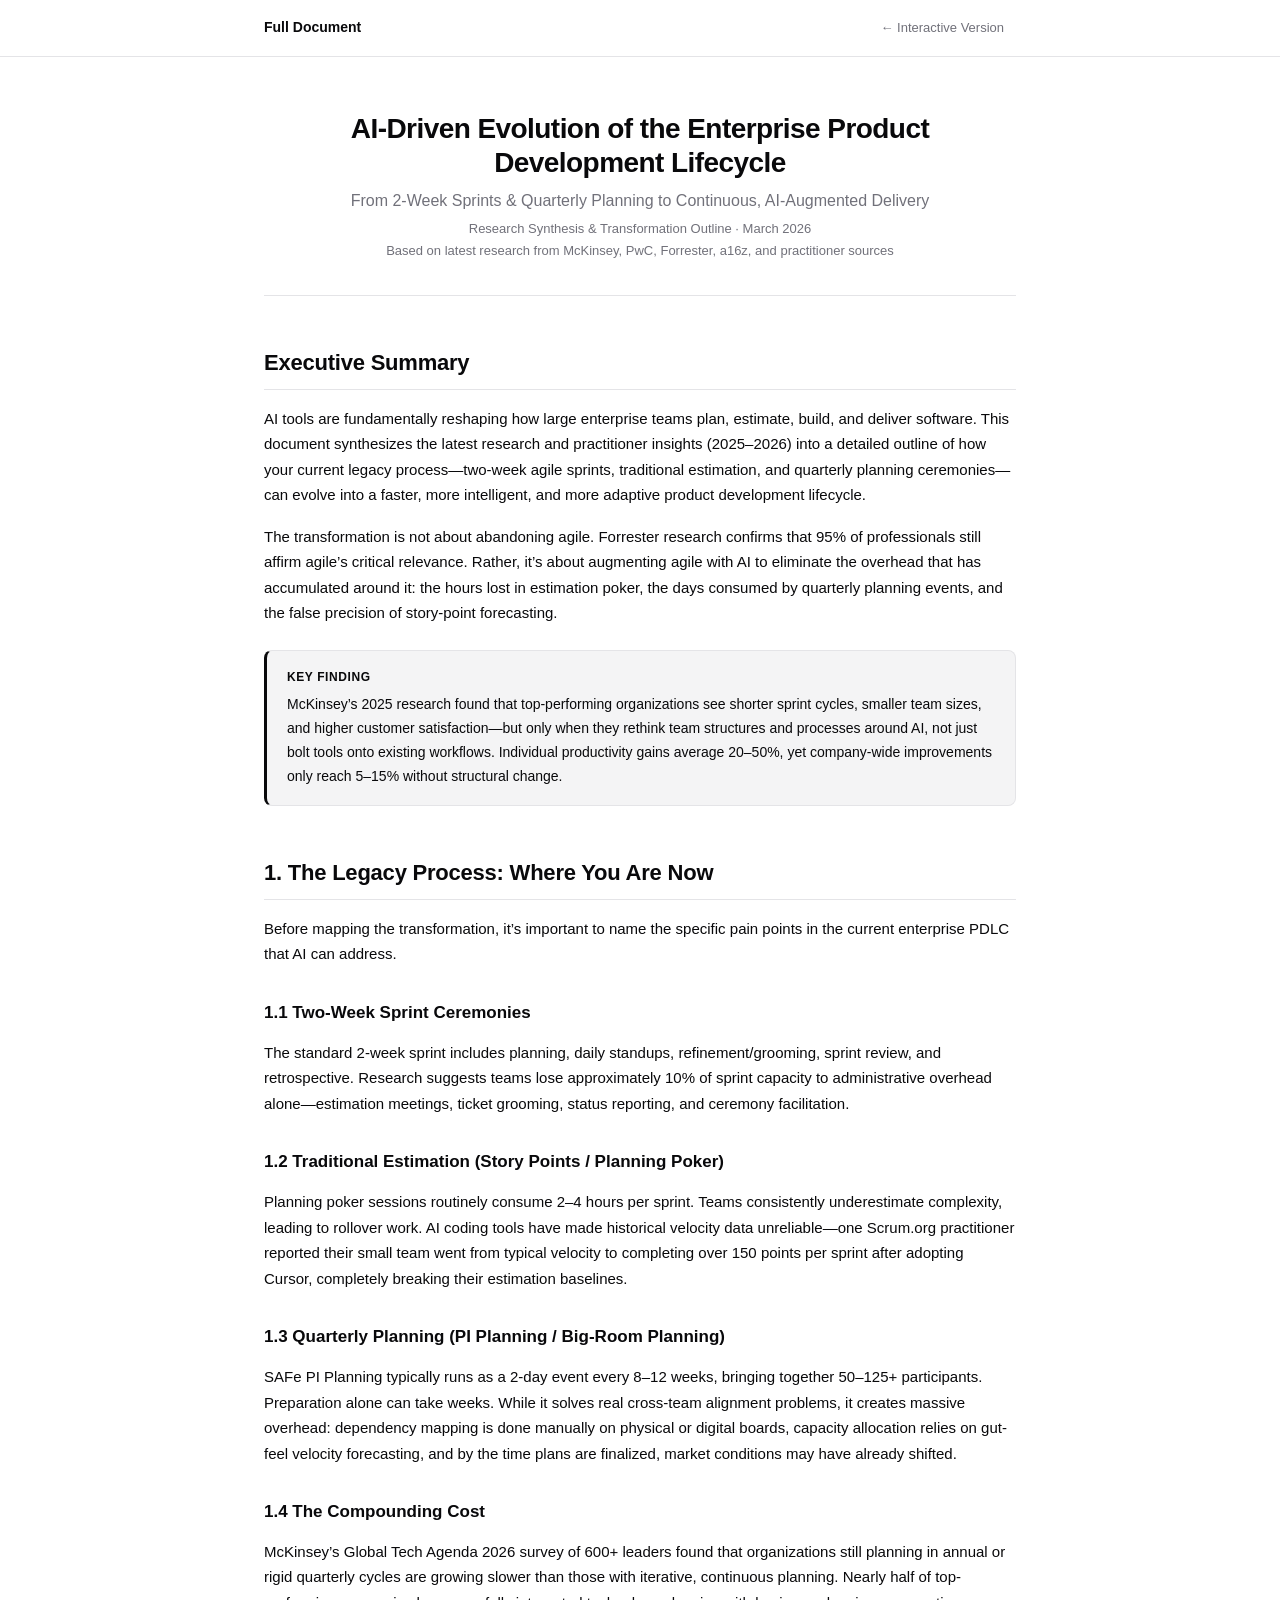
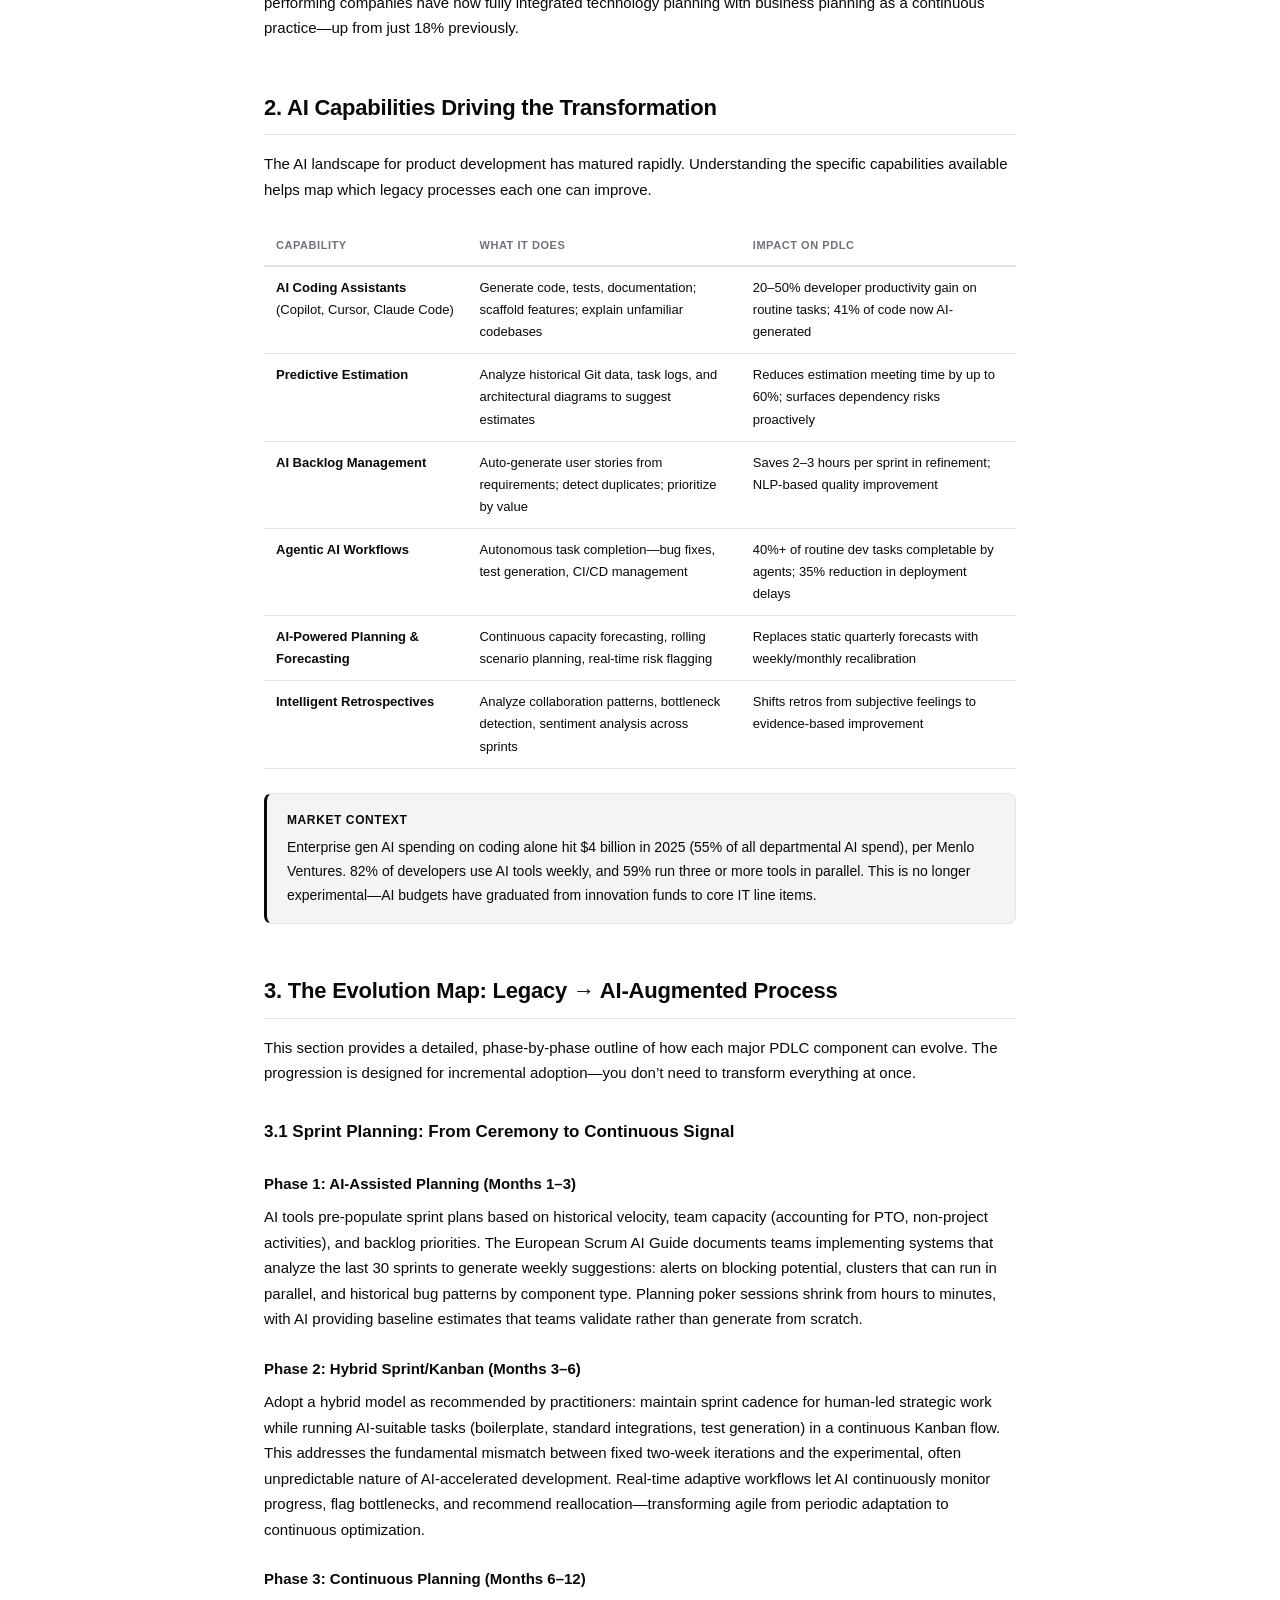
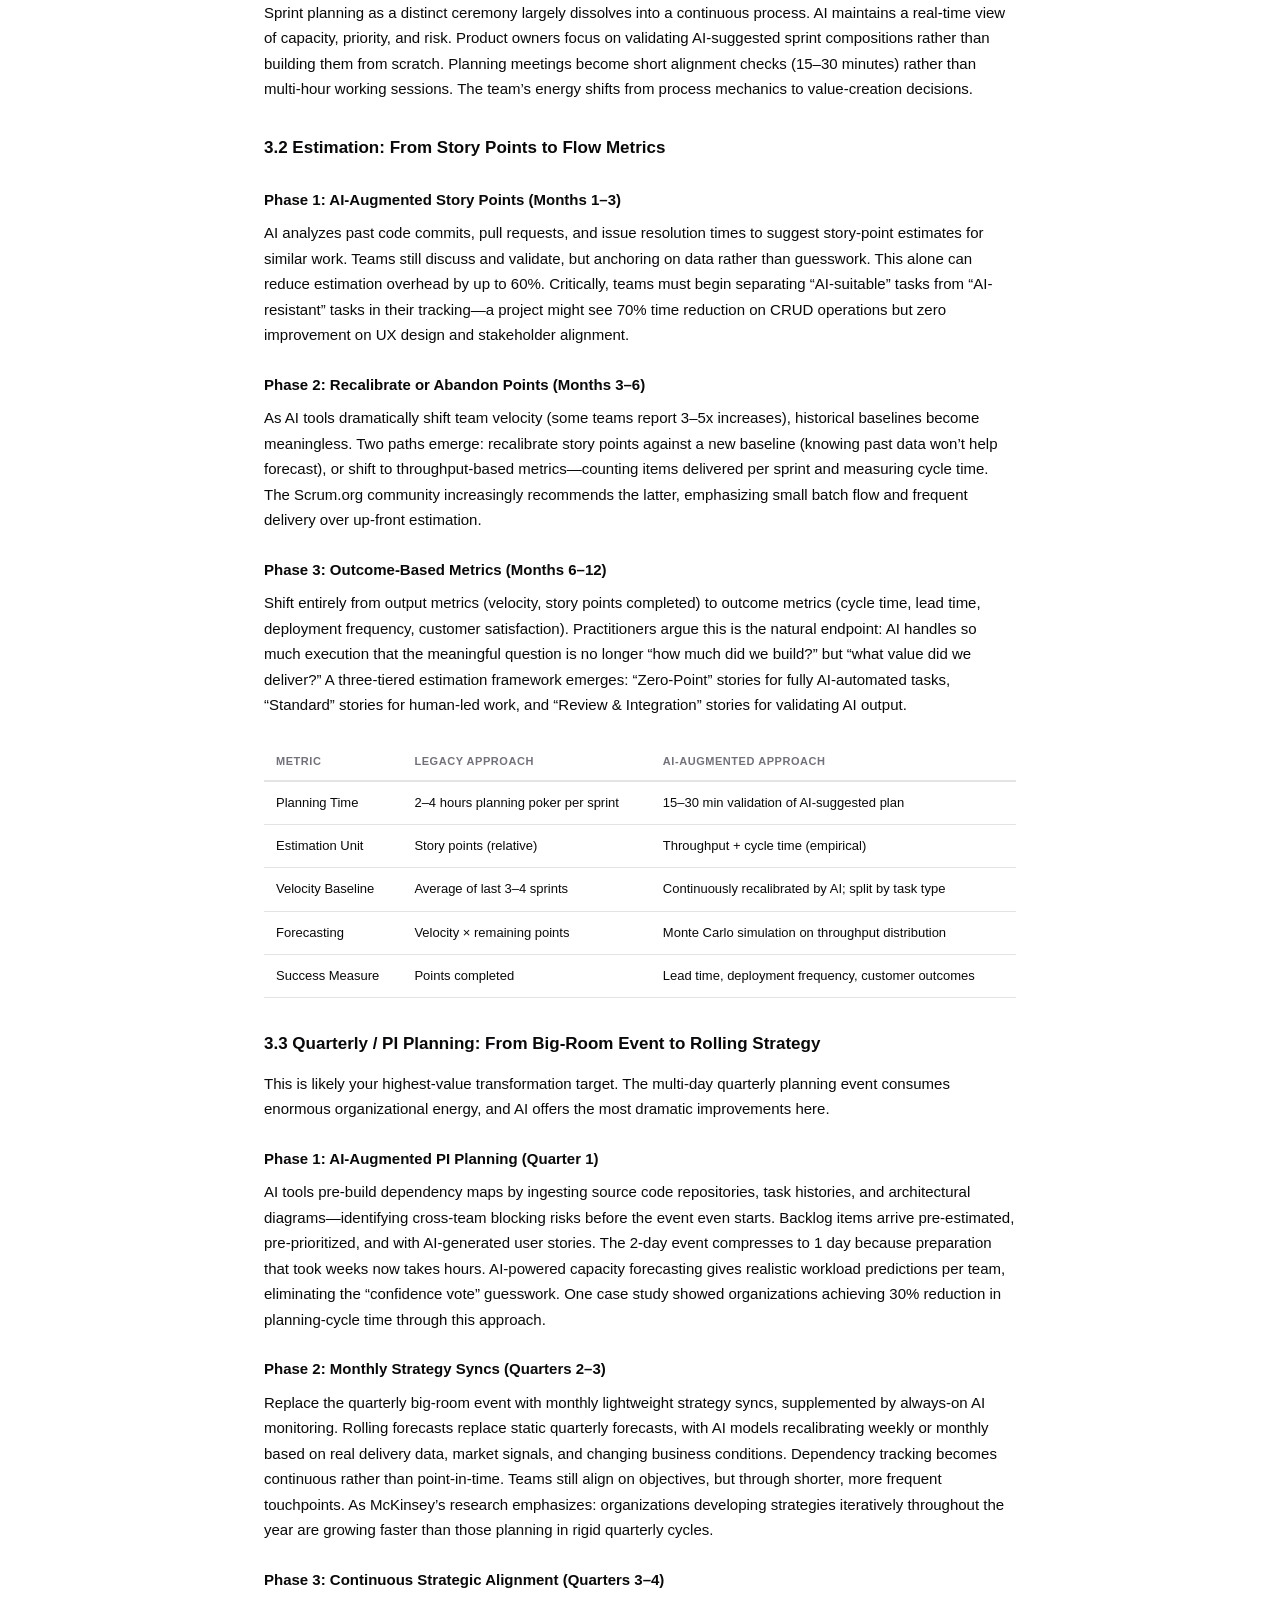
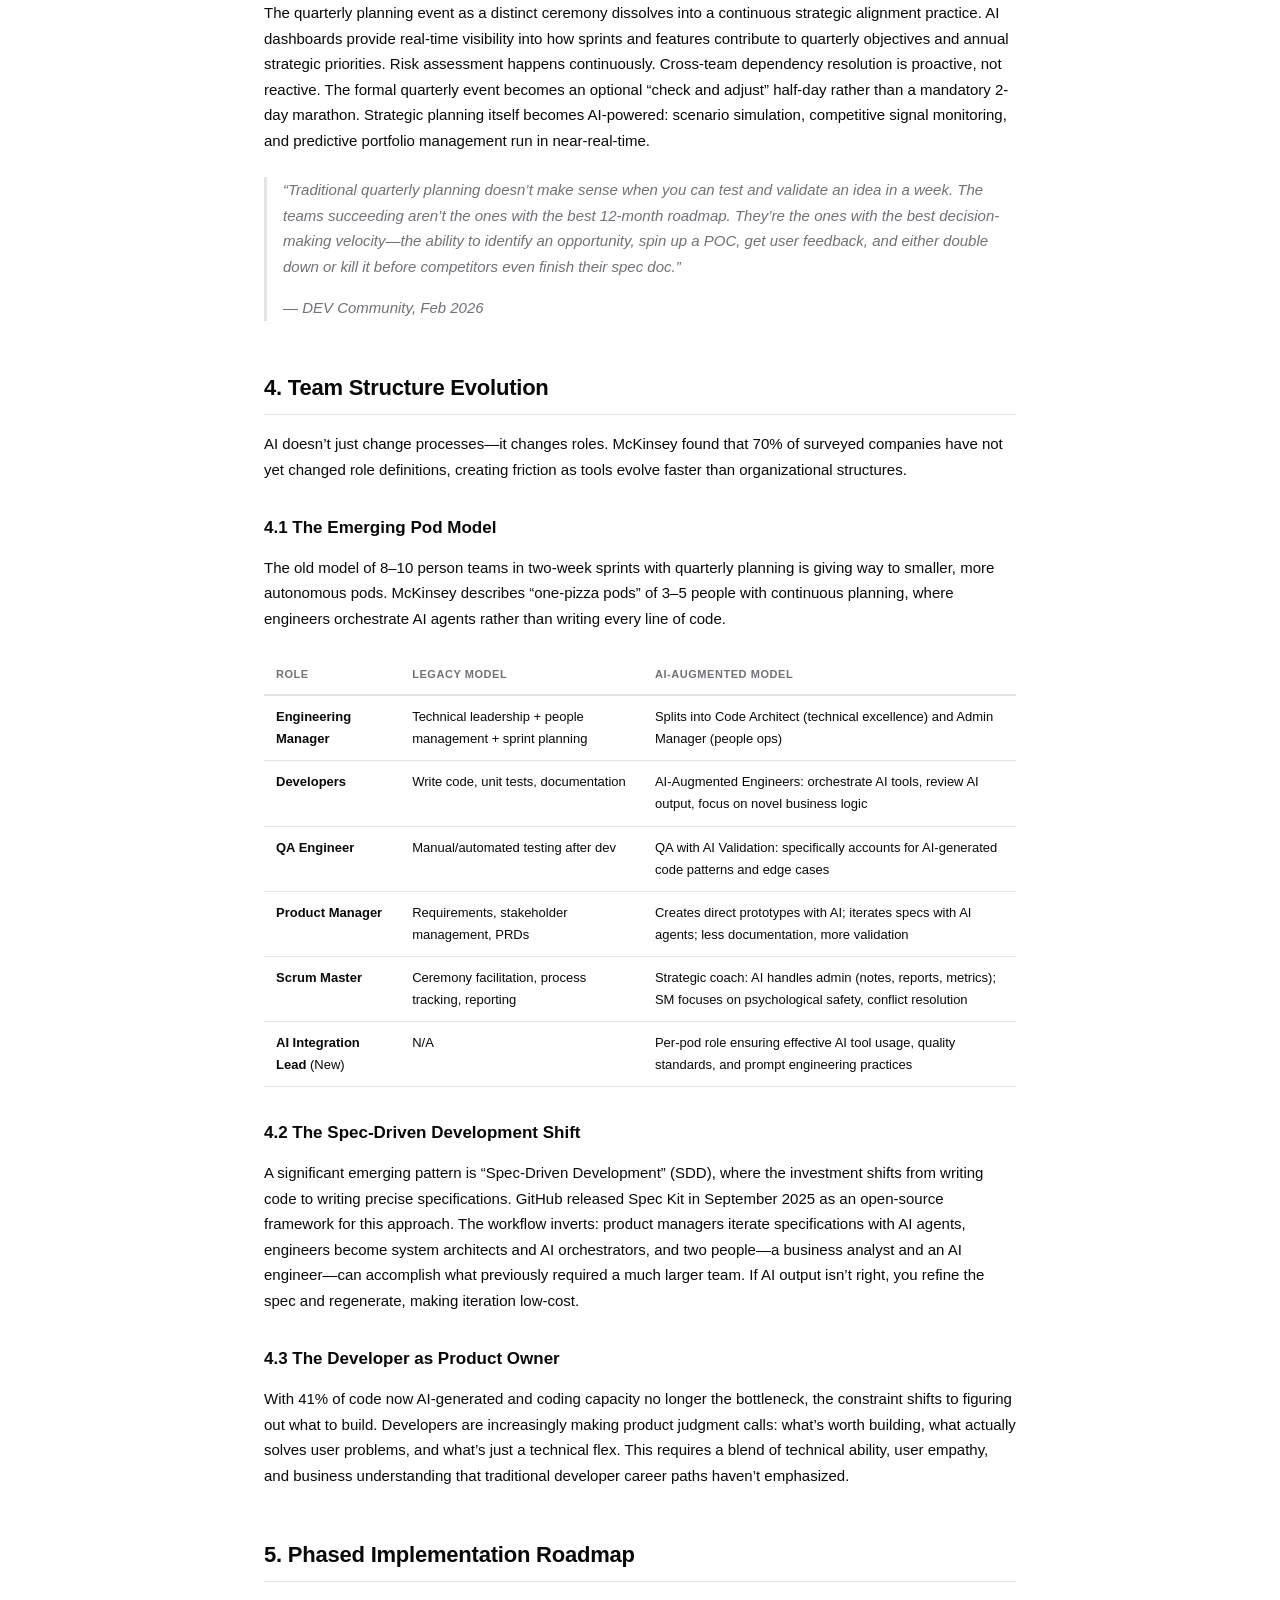
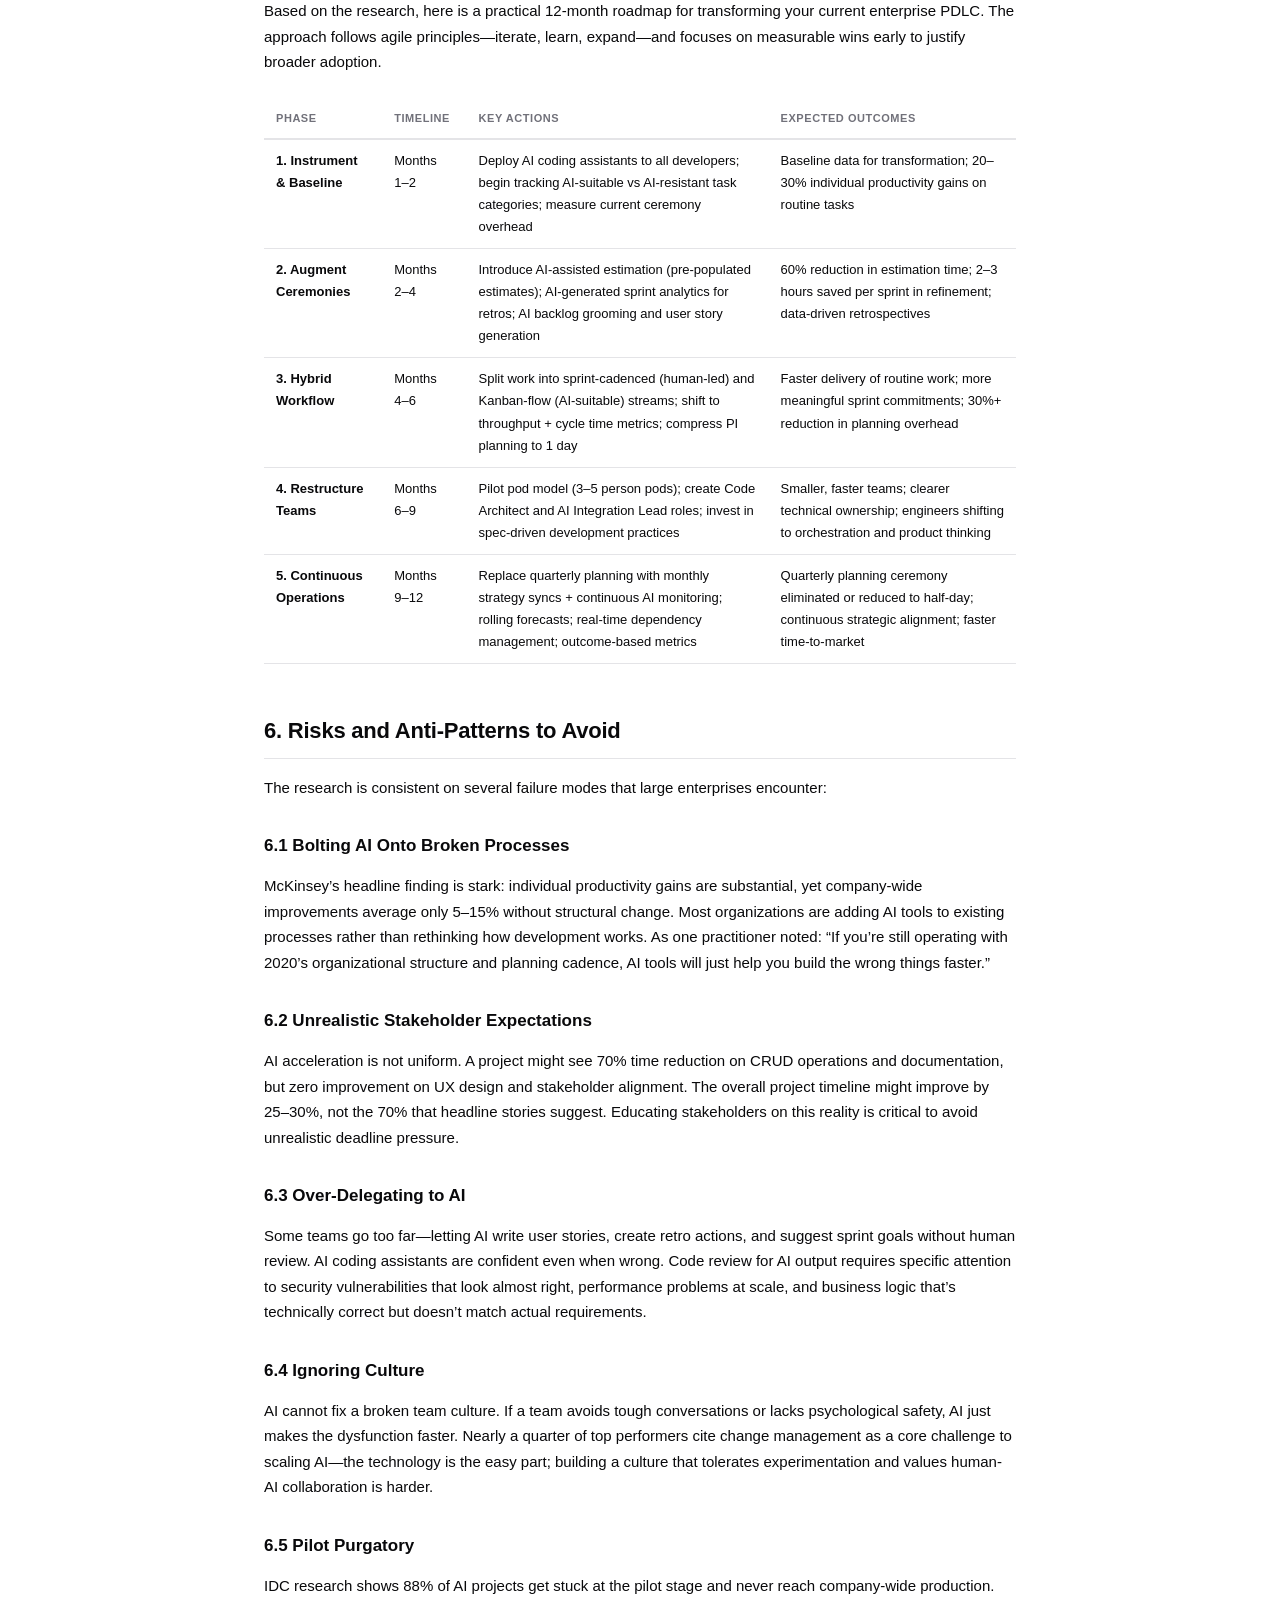
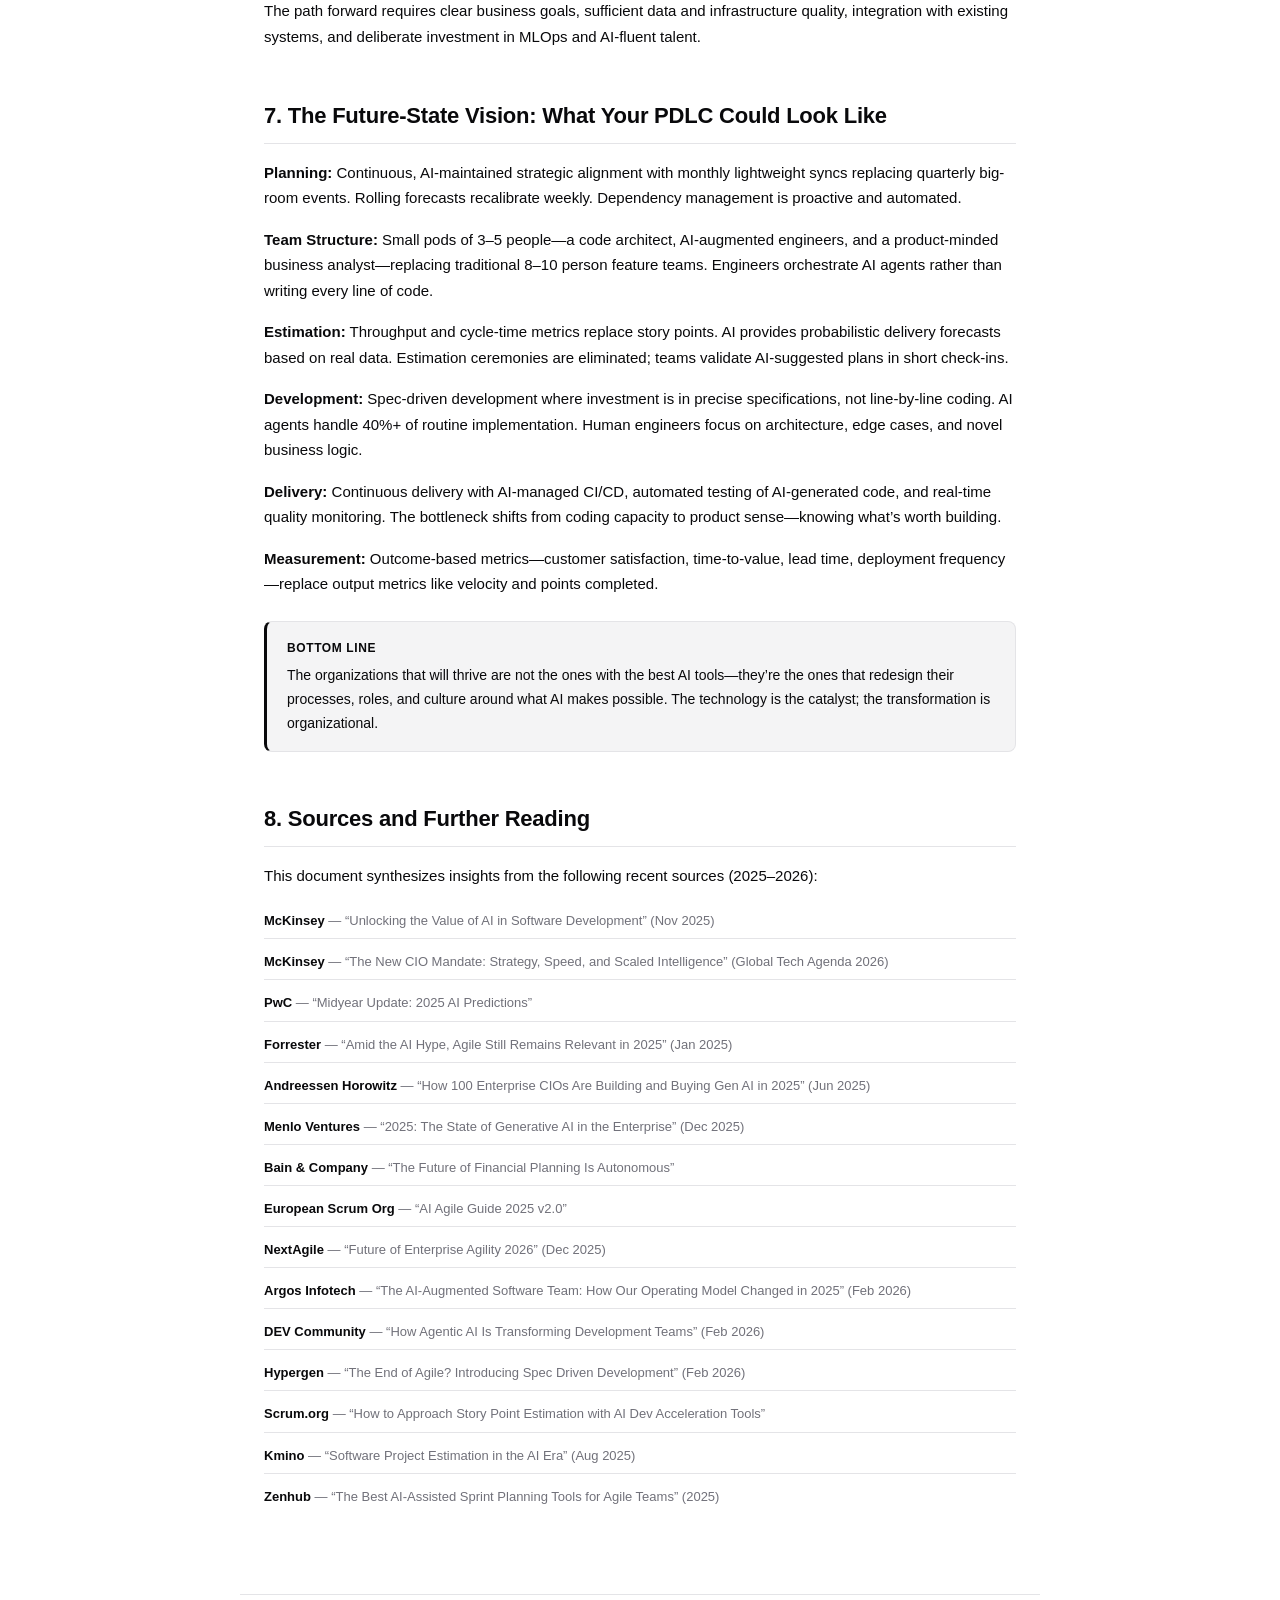
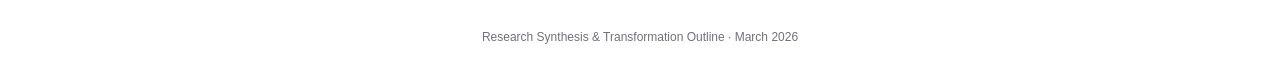
<file: document.html>
<!DOCTYPE html>
<html lang="en">
<head>
  <meta charset="UTF-8" />
  <meta name="viewport" content="width=device-width, initial-scale=1.0" />
  <title>AI-Driven Evolution of the Enterprise PDLC &mdash; Full Document</title>
  <style>
    *, *::before, *::after { box-sizing: border-box; margin: 0; padding: 0; }

    :root {
      --background: 0 0% 100%;
      --foreground: 240 10% 3.9%;
      --muted: 240 4.8% 95.9%;
      --muted-foreground: 240 3.8% 46.1%;
      --border: 240 5.9% 90%;
      --secondary: 240 4.8% 95.9%;
      --radius: 0.5rem;
    }

    body {
      font-family: -apple-system, BlinkMacSystemFont, "Segoe UI", Helvetica, Arial, sans-serif;
      background: hsl(var(--background));
      color: hsl(var(--foreground));
      line-height: 1.7;
      -webkit-font-smoothing: antialiased;
    }

    nav {
      position: fixed;
      top: 0;
      left: 0;
      right: 0;
      z-index: 50;
      background: hsla(var(--background), 0.8);
      backdrop-filter: blur(12px);
      border-bottom: 1px solid hsl(var(--border));
    }
    .nav-inner {
      max-width: 800px;
      margin: 0 auto;
      padding: 0 1.5rem;
      display: flex;
      align-items: center;
      justify-content: space-between;
      height: 56px;
    }
    .nav-inner a {
      font-size: 0.8125rem;
      color: hsl(var(--muted-foreground));
      text-decoration: none;
      padding: 0.375rem 0.75rem;
      border-radius: var(--radius);
      transition: color 0.15s, background 0.15s;
    }
    .nav-inner a:hover {
      color: hsl(var(--foreground));
      background: hsl(var(--secondary));
    }
    .nav-logo {
      font-weight: 600;
      font-size: 0.875rem;
      color: hsl(var(--foreground));
    }

    .document {
      max-width: 800px;
      margin: 0 auto;
      padding: 7rem 1.5rem 4rem;
    }

    .doc-title {
      text-align: center;
      margin-bottom: 3rem;
      padding-bottom: 2rem;
      border-bottom: 1px solid hsl(var(--border));
    }
    .doc-title h1 {
      font-size: 1.75rem;
      font-weight: 700;
      letter-spacing: -0.02em;
      line-height: 1.2;
      margin-bottom: 0.5rem;
    }
    .doc-title .doc-subtitle {
      font-size: 1rem;
      color: hsl(var(--muted-foreground));
      margin-bottom: 0.25rem;
    }
    .doc-title .doc-meta {
      font-size: 0.8125rem;
      color: hsl(var(--muted-foreground));
    }

    h2 {
      font-size: 1.375rem;
      font-weight: 700;
      letter-spacing: -0.01em;
      margin-top: 3rem;
      margin-bottom: 1rem;
      padding-bottom: 0.5rem;
      border-bottom: 1px solid hsl(var(--border));
    }

    h3 {
      font-size: 1.0625rem;
      font-weight: 600;
      margin-top: 2rem;
      margin-bottom: 0.75rem;
    }

    h4 {
      font-size: 0.9375rem;
      font-weight: 600;
      margin-top: 1.5rem;
      margin-bottom: 0.5rem;
    }

    p {
      font-size: 0.9375rem;
      margin-bottom: 1rem;
      color: hsl(var(--foreground));
    }

    .callout {
      border: 1px solid hsl(var(--border));
      border-left: 3px solid hsl(var(--foreground));
      border-radius: var(--radius);
      padding: 1rem 1.25rem;
      margin: 1.5rem 0;
      background: hsl(var(--secondary));
    }
    .callout-title {
      font-size: 0.75rem;
      font-weight: 600;
      text-transform: uppercase;
      letter-spacing: 0.05em;
      margin-bottom: 0.375rem;
    }
    .callout p { margin-bottom: 0; font-size: 0.875rem; }

    table {
      width: 100%;
      border-collapse: collapse;
      font-size: 0.8125rem;
      margin: 1.5rem 0;
    }
    th {
      text-align: left;
      padding: 0.625rem 0.75rem;
      font-weight: 600;
      font-size: 0.6875rem;
      text-transform: uppercase;
      letter-spacing: 0.05em;
      color: hsl(var(--muted-foreground));
      border-bottom: 2px solid hsl(var(--border));
    }
    td {
      padding: 0.625rem 0.75rem;
      border-bottom: 1px solid hsl(var(--border));
      vertical-align: top;
    }

    ul {
      margin: 0.75rem 0 1rem 1.25rem;
      font-size: 0.9375rem;
    }
    li { margin-bottom: 0.375rem; }

    blockquote {
      border-left: 3px solid hsl(var(--border));
      padding-left: 1rem;
      margin: 1.5rem 0;
      font-style: italic;
      color: hsl(var(--muted-foreground));
    }
    blockquote p { color: hsl(var(--muted-foreground)); }

    .sources-list {
      list-style: none;
      margin-left: 0;
      padding: 0;
    }
    .sources-list li {
      padding: 0.375rem 0;
      border-bottom: 1px solid hsl(var(--border));
      font-size: 0.8125rem;
      color: hsl(var(--muted-foreground));
    }
    .sources-list li:last-child { border-bottom: none; }
    .source-org { font-weight: 600; color: hsl(var(--foreground)); }

    footer {
      max-width: 800px;
      margin: 0 auto;
      padding: 2rem 1.5rem;
      border-top: 1px solid hsl(var(--border));
      text-align: center;
      font-size: 0.75rem;
      color: hsl(var(--muted-foreground));
    }
  </style>
</head>
<body>

<nav>
  <div class="nav-inner">
    <span class="nav-logo">Full Document</span>
    <a href="index.html">&larr; Interactive Version</a>
  </div>
</nav>

<div class="document">
  <div class="doc-title">
    <h1>AI-Driven Evolution of the Enterprise Product Development Lifecycle</h1>
    <div class="doc-subtitle">From 2-Week Sprints &amp; Quarterly Planning to Continuous, AI-Augmented Delivery</div>
    <div class="doc-meta">Research Synthesis &amp; Transformation Outline &middot; March 2026</div>
    <div class="doc-meta">Based on latest research from McKinsey, PwC, Forrester, a16z, and practitioner sources</div>
  </div>

  <h2>Executive Summary</h2>
  <p>AI tools are fundamentally reshaping how large enterprise teams plan, estimate, build, and deliver software. This document synthesizes the latest research and practitioner insights (2025&ndash;2026) into a detailed outline of how your current legacy process&mdash;two-week agile sprints, traditional estimation, and quarterly planning ceremonies&mdash;can evolve into a faster, more intelligent, and more adaptive product development lifecycle.</p>
  <p>The transformation is not about abandoning agile. Forrester research confirms that 95% of professionals still affirm agile&rsquo;s critical relevance. Rather, it&rsquo;s about augmenting agile with AI to eliminate the overhead that has accumulated around it: the hours lost in estimation poker, the days consumed by quarterly planning events, and the false precision of story-point forecasting.</p>

  <div class="callout">
    <div class="callout-title">Key Finding</div>
    <p>McKinsey&rsquo;s 2025 research found that top-performing organizations see shorter sprint cycles, smaller team sizes, and higher customer satisfaction&mdash;but only when they rethink team structures and processes around AI, not just bolt tools onto existing workflows. Individual productivity gains average 20&ndash;50%, yet company-wide improvements only reach 5&ndash;15% without structural change.</p>
  </div>

  <h2>1. The Legacy Process: Where You Are Now</h2>
  <p>Before mapping the transformation, it&rsquo;s important to name the specific pain points in the current enterprise PDLC that AI can address.</p>

  <h3>1.1 Two-Week Sprint Ceremonies</h3>
  <p>The standard 2-week sprint includes planning, daily standups, refinement/grooming, sprint review, and retrospective. Research suggests teams lose approximately 10% of sprint capacity to administrative overhead alone&mdash;estimation meetings, ticket grooming, status reporting, and ceremony facilitation.</p>

  <h3>1.2 Traditional Estimation (Story Points / Planning Poker)</h3>
  <p>Planning poker sessions routinely consume 2&ndash;4 hours per sprint. Teams consistently underestimate complexity, leading to rollover work. AI coding tools have made historical velocity data unreliable&mdash;one Scrum.org practitioner reported their small team went from typical velocity to completing over 150 points per sprint after adopting Cursor, completely breaking their estimation baselines.</p>

  <h3>1.3 Quarterly Planning (PI Planning / Big-Room Planning)</h3>
  <p>SAFe PI Planning typically runs as a 2-day event every 8&ndash;12 weeks, bringing together 50&ndash;125+ participants. Preparation alone can take weeks. While it solves real cross-team alignment problems, it creates massive overhead: dependency mapping is done manually on physical or digital boards, capacity allocation relies on gut-feel velocity forecasting, and by the time plans are finalized, market conditions may have already shifted.</p>

  <h3>1.4 The Compounding Cost</h3>
  <p>McKinsey&rsquo;s Global Tech Agenda 2026 survey of 600+ leaders found that organizations still planning in annual or rigid quarterly cycles are growing slower than those with iterative, continuous planning. Nearly half of top-performing companies have now fully integrated technology planning with business planning as a continuous practice&mdash;up from just 18% previously.</p>

  <h2>2. AI Capabilities Driving the Transformation</h2>
  <p>The AI landscape for product development has matured rapidly. Understanding the specific capabilities available helps map which legacy processes each one can improve.</p>

  <table>
    <thead>
      <tr><th>Capability</th><th>What It Does</th><th>Impact on PDLC</th></tr>
    </thead>
    <tbody>
      <tr><td><strong>AI Coding Assistants</strong> (Copilot, Cursor, Claude Code)</td><td>Generate code, tests, documentation; scaffold features; explain unfamiliar codebases</td><td>20&ndash;50% developer productivity gain on routine tasks; 41% of code now AI-generated</td></tr>
      <tr><td><strong>Predictive Estimation</strong></td><td>Analyze historical Git data, task logs, and architectural diagrams to suggest estimates</td><td>Reduces estimation meeting time by up to 60%; surfaces dependency risks proactively</td></tr>
      <tr><td><strong>AI Backlog Management</strong></td><td>Auto-generate user stories from requirements; detect duplicates; prioritize by value</td><td>Saves 2&ndash;3 hours per sprint in refinement; NLP-based quality improvement</td></tr>
      <tr><td><strong>Agentic AI Workflows</strong></td><td>Autonomous task completion&mdash;bug fixes, test generation, CI/CD management</td><td>40%+ of routine dev tasks completable by agents; 35% reduction in deployment delays</td></tr>
      <tr><td><strong>AI-Powered Planning &amp; Forecasting</strong></td><td>Continuous capacity forecasting, rolling scenario planning, real-time risk flagging</td><td>Replaces static quarterly forecasts with weekly/monthly recalibration</td></tr>
      <tr><td><strong>Intelligent Retrospectives</strong></td><td>Analyze collaboration patterns, bottleneck detection, sentiment analysis across sprints</td><td>Shifts retros from subjective feelings to evidence-based improvement</td></tr>
    </tbody>
  </table>

  <div class="callout">
    <div class="callout-title">Market Context</div>
    <p>Enterprise gen AI spending on coding alone hit $4 billion in 2025 (55% of all departmental AI spend), per Menlo Ventures. 82% of developers use AI tools weekly, and 59% run three or more tools in parallel. This is no longer experimental&mdash;AI budgets have graduated from innovation funds to core IT line items.</p>
  </div>

  <h2>3. The Evolution Map: Legacy &rarr; AI-Augmented Process</h2>
  <p>This section provides a detailed, phase-by-phase outline of how each major PDLC component can evolve. The progression is designed for incremental adoption&mdash;you don&rsquo;t need to transform everything at once.</p>

  <h3>3.1 Sprint Planning: From Ceremony to Continuous Signal</h3>

  <h4>Phase 1: AI-Assisted Planning (Months 1&ndash;3)</h4>
  <p>AI tools pre-populate sprint plans based on historical velocity, team capacity (accounting for PTO, non-project activities), and backlog priorities. The European Scrum AI Guide documents teams implementing systems that analyze the last 30 sprints to generate weekly suggestions: alerts on blocking potential, clusters that can run in parallel, and historical bug patterns by component type. Planning poker sessions shrink from hours to minutes, with AI providing baseline estimates that teams validate rather than generate from scratch.</p>

  <h4>Phase 2: Hybrid Sprint/Kanban (Months 3&ndash;6)</h4>
  <p>Adopt a hybrid model as recommended by practitioners: maintain sprint cadence for human-led strategic work while running AI-suitable tasks (boilerplate, standard integrations, test generation) in a continuous Kanban flow. This addresses the fundamental mismatch between fixed two-week iterations and the experimental, often unpredictable nature of AI-accelerated development. Real-time adaptive workflows let AI continuously monitor progress, flag bottlenecks, and recommend reallocation&mdash;transforming agile from periodic adaptation to continuous optimization.</p>

  <h4>Phase 3: Continuous Planning (Months 6&ndash;12)</h4>
  <p>Sprint planning as a distinct ceremony largely dissolves into a continuous process. AI maintains a real-time view of capacity, priority, and risk. Product owners focus on validating AI-suggested sprint compositions rather than building them from scratch. Planning meetings become short alignment checks (15&ndash;30 minutes) rather than multi-hour working sessions. The team&rsquo;s energy shifts from process mechanics to value-creation decisions.</p>

  <h3>3.2 Estimation: From Story Points to Flow Metrics</h3>

  <h4>Phase 1: AI-Augmented Story Points (Months 1&ndash;3)</h4>
  <p>AI analyzes past code commits, pull requests, and issue resolution times to suggest story-point estimates for similar work. Teams still discuss and validate, but anchoring on data rather than guesswork. This alone can reduce estimation overhead by up to 60%. Critically, teams must begin separating &ldquo;AI-suitable&rdquo; tasks from &ldquo;AI-resistant&rdquo; tasks in their tracking&mdash;a project might see 70% time reduction on CRUD operations but zero improvement on UX design and stakeholder alignment.</p>

  <h4>Phase 2: Recalibrate or Abandon Points (Months 3&ndash;6)</h4>
  <p>As AI tools dramatically shift team velocity (some teams report 3&ndash;5x increases), historical baselines become meaningless. Two paths emerge: recalibrate story points against a new baseline (knowing past data won&rsquo;t help forecast), or shift to throughput-based metrics&mdash;counting items delivered per sprint and measuring cycle time. The Scrum.org community increasingly recommends the latter, emphasizing small batch flow and frequent delivery over up-front estimation.</p>

  <h4>Phase 3: Outcome-Based Metrics (Months 6&ndash;12)</h4>
  <p>Shift entirely from output metrics (velocity, story points completed) to outcome metrics (cycle time, lead time, deployment frequency, customer satisfaction). Practitioners argue this is the natural endpoint: AI handles so much execution that the meaningful question is no longer &ldquo;how much did we build?&rdquo; but &ldquo;what value did we deliver?&rdquo; A three-tiered estimation framework emerges: &ldquo;Zero-Point&rdquo; stories for fully AI-automated tasks, &ldquo;Standard&rdquo; stories for human-led work, and &ldquo;Review &amp; Integration&rdquo; stories for validating AI output.</p>

  <table>
    <thead>
      <tr><th>Metric</th><th>Legacy Approach</th><th>AI-Augmented Approach</th></tr>
    </thead>
    <tbody>
      <tr><td>Planning Time</td><td>2&ndash;4 hours planning poker per sprint</td><td>15&ndash;30 min validation of AI-suggested plan</td></tr>
      <tr><td>Estimation Unit</td><td>Story points (relative)</td><td>Throughput + cycle time (empirical)</td></tr>
      <tr><td>Velocity Baseline</td><td>Average of last 3&ndash;4 sprints</td><td>Continuously recalibrated by AI; split by task type</td></tr>
      <tr><td>Forecasting</td><td>Velocity &times; remaining points</td><td>Monte Carlo simulation on throughput distribution</td></tr>
      <tr><td>Success Measure</td><td>Points completed</td><td>Lead time, deployment frequency, customer outcomes</td></tr>
    </tbody>
  </table>

  <h3>3.3 Quarterly / PI Planning: From Big-Room Event to Rolling Strategy</h3>
  <p>This is likely your highest-value transformation target. The multi-day quarterly planning event consumes enormous organizational energy, and AI offers the most dramatic improvements here.</p>

  <h4>Phase 1: AI-Augmented PI Planning (Quarter 1)</h4>
  <p>AI tools pre-build dependency maps by ingesting source code repositories, task histories, and architectural diagrams&mdash;identifying cross-team blocking risks before the event even starts. Backlog items arrive pre-estimated, pre-prioritized, and with AI-generated user stories. The 2-day event compresses to 1 day because preparation that took weeks now takes hours. AI-powered capacity forecasting gives realistic workload predictions per team, eliminating the &ldquo;confidence vote&rdquo; guesswork. One case study showed organizations achieving 30% reduction in planning-cycle time through this approach.</p>

  <h4>Phase 2: Monthly Strategy Syncs (Quarters 2&ndash;3)</h4>
  <p>Replace the quarterly big-room event with monthly lightweight strategy syncs, supplemented by always-on AI monitoring. Rolling forecasts replace static quarterly forecasts, with AI models recalibrating weekly or monthly based on real delivery data, market signals, and changing business conditions. Dependency tracking becomes continuous rather than point-in-time. Teams still align on objectives, but through shorter, more frequent touchpoints. As McKinsey&rsquo;s research emphasizes: organizations developing strategies iteratively throughout the year are growing faster than those planning in rigid quarterly cycles.</p>

  <h4>Phase 3: Continuous Strategic Alignment (Quarters 3&ndash;4)</h4>
  <p>The quarterly planning event as a distinct ceremony dissolves into a continuous strategic alignment practice. AI dashboards provide real-time visibility into how sprints and features contribute to quarterly objectives and annual strategic priorities. Risk assessment happens continuously. Cross-team dependency resolution is proactive, not reactive. The formal quarterly event becomes an optional &ldquo;check and adjust&rdquo; half-day rather than a mandatory 2-day marathon. Strategic planning itself becomes AI-powered: scenario simulation, competitive signal monitoring, and predictive portfolio management run in near-real-time.</p>

  <blockquote>
    <p>&ldquo;Traditional quarterly planning doesn&rsquo;t make sense when you can test and validate an idea in a week. The teams succeeding aren&rsquo;t the ones with the best 12-month roadmap. They&rsquo;re the ones with the best decision-making velocity&mdash;the ability to identify an opportunity, spin up a POC, get user feedback, and either double down or kill it before competitors even finish their spec doc.&rdquo;</p>
    <p>&mdash; DEV Community, Feb 2026</p>
  </blockquote>

  <h2>4. Team Structure Evolution</h2>
  <p>AI doesn&rsquo;t just change processes&mdash;it changes roles. McKinsey found that 70% of surveyed companies have not yet changed role definitions, creating friction as tools evolve faster than organizational structures.</p>

  <h3>4.1 The Emerging Pod Model</h3>
  <p>The old model of 8&ndash;10 person teams in two-week sprints with quarterly planning is giving way to smaller, more autonomous pods. McKinsey describes &ldquo;one-pizza pods&rdquo; of 3&ndash;5 people with continuous planning, where engineers orchestrate AI agents rather than writing every line of code.</p>

  <table>
    <thead>
      <tr><th>Role</th><th>Legacy Model</th><th>AI-Augmented Model</th></tr>
    </thead>
    <tbody>
      <tr><td><strong>Engineering Manager</strong></td><td>Technical leadership + people management + sprint planning</td><td>Splits into Code Architect (technical excellence) and Admin Manager (people ops)</td></tr>
      <tr><td><strong>Developers</strong></td><td>Write code, unit tests, documentation</td><td>AI-Augmented Engineers: orchestrate AI tools, review AI output, focus on novel business logic</td></tr>
      <tr><td><strong>QA Engineer</strong></td><td>Manual/automated testing after dev</td><td>QA with AI Validation: specifically accounts for AI-generated code patterns and edge cases</td></tr>
      <tr><td><strong>Product Manager</strong></td><td>Requirements, stakeholder management, PRDs</td><td>Creates direct prototypes with AI; iterates specs with AI agents; less documentation, more validation</td></tr>
      <tr><td><strong>Scrum Master</strong></td><td>Ceremony facilitation, process tracking, reporting</td><td>Strategic coach: AI handles admin (notes, reports, metrics); SM focuses on psychological safety, conflict resolution</td></tr>
      <tr><td><strong>AI Integration Lead</strong> (New)</td><td>N/A</td><td>Per-pod role ensuring effective AI tool usage, quality standards, and prompt engineering practices</td></tr>
    </tbody>
  </table>

  <h3>4.2 The Spec-Driven Development Shift</h3>
  <p>A significant emerging pattern is &ldquo;Spec-Driven Development&rdquo; (SDD), where the investment shifts from writing code to writing precise specifications. GitHub released Spec Kit in September 2025 as an open-source framework for this approach. The workflow inverts: product managers iterate specifications with AI agents, engineers become system architects and AI orchestrators, and two people&mdash;a business analyst and an AI engineer&mdash;can accomplish what previously required a much larger team. If AI output isn&rsquo;t right, you refine the spec and regenerate, making iteration low-cost.</p>

  <h3>4.3 The Developer as Product Owner</h3>
  <p>With 41% of code now AI-generated and coding capacity no longer the bottleneck, the constraint shifts to figuring out what to build. Developers are increasingly making product judgment calls: what&rsquo;s worth building, what actually solves user problems, and what&rsquo;s just a technical flex. This requires a blend of technical ability, user empathy, and business understanding that traditional developer career paths haven&rsquo;t emphasized.</p>

  <h2>5. Phased Implementation Roadmap</h2>
  <p>Based on the research, here is a practical 12-month roadmap for transforming your current enterprise PDLC. The approach follows agile principles&mdash;iterate, learn, expand&mdash;and focuses on measurable wins early to justify broader adoption.</p>

  <table>
    <thead>
      <tr><th>Phase</th><th>Timeline</th><th>Key Actions</th><th>Expected Outcomes</th></tr>
    </thead>
    <tbody>
      <tr><td><strong>1. Instrument &amp; Baseline</strong></td><td>Months 1&ndash;2</td><td>Deploy AI coding assistants to all developers; begin tracking AI-suitable vs AI-resistant task categories; measure current ceremony overhead</td><td>Baseline data for transformation; 20&ndash;30% individual productivity gains on routine tasks</td></tr>
      <tr><td><strong>2. Augment Ceremonies</strong></td><td>Months 2&ndash;4</td><td>Introduce AI-assisted estimation (pre-populated estimates); AI-generated sprint analytics for retros; AI backlog grooming and user story generation</td><td>60% reduction in estimation time; 2&ndash;3 hours saved per sprint in refinement; data-driven retrospectives</td></tr>
      <tr><td><strong>3. Hybrid Workflow</strong></td><td>Months 4&ndash;6</td><td>Split work into sprint-cadenced (human-led) and Kanban-flow (AI-suitable) streams; shift to throughput + cycle time metrics; compress PI planning to 1 day</td><td>Faster delivery of routine work; more meaningful sprint commitments; 30%+ reduction in planning overhead</td></tr>
      <tr><td><strong>4. Restructure Teams</strong></td><td>Months 6&ndash;9</td><td>Pilot pod model (3&ndash;5 person pods); create Code Architect and AI Integration Lead roles; invest in spec-driven development practices</td><td>Smaller, faster teams; clearer technical ownership; engineers shifting to orchestration and product thinking</td></tr>
      <tr><td><strong>5. Continuous Operations</strong></td><td>Months 9&ndash;12</td><td>Replace quarterly planning with monthly strategy syncs + continuous AI monitoring; rolling forecasts; real-time dependency management; outcome-based metrics</td><td>Quarterly planning ceremony eliminated or reduced to half-day; continuous strategic alignment; faster time-to-market</td></tr>
    </tbody>
  </table>

  <h2>6. Risks and Anti-Patterns to Avoid</h2>
  <p>The research is consistent on several failure modes that large enterprises encounter:</p>

  <h3>6.1 Bolting AI Onto Broken Processes</h3>
  <p>McKinsey&rsquo;s headline finding is stark: individual productivity gains are substantial, yet company-wide improvements average only 5&ndash;15% without structural change. Most organizations are adding AI tools to existing processes rather than rethinking how development works. As one practitioner noted: &ldquo;If you&rsquo;re still operating with 2020&rsquo;s organizational structure and planning cadence, AI tools will just help you build the wrong things faster.&rdquo;</p>

  <h3>6.2 Unrealistic Stakeholder Expectations</h3>
  <p>AI acceleration is not uniform. A project might see 70% time reduction on CRUD operations and documentation, but zero improvement on UX design and stakeholder alignment. The overall project timeline might improve by 25&ndash;30%, not the 70% that headline stories suggest. Educating stakeholders on this reality is critical to avoid unrealistic deadline pressure.</p>

  <h3>6.3 Over-Delegating to AI</h3>
  <p>Some teams go too far&mdash;letting AI write user stories, create retro actions, and suggest sprint goals without human review. AI coding assistants are confident even when wrong. Code review for AI output requires specific attention to security vulnerabilities that look almost right, performance problems at scale, and business logic that&rsquo;s technically correct but doesn&rsquo;t match actual requirements.</p>

  <h3>6.4 Ignoring Culture</h3>
  <p>AI cannot fix a broken team culture. If a team avoids tough conversations or lacks psychological safety, AI just makes the dysfunction faster. Nearly a quarter of top performers cite change management as a core challenge to scaling AI&mdash;the technology is the easy part; building a culture that tolerates experimentation and values human-AI collaboration is harder.</p>

  <h3>6.5 Pilot Purgatory</h3>
  <p>IDC research shows 88% of AI projects get stuck at the pilot stage and never reach company-wide production. The path forward requires clear business goals, sufficient data and infrastructure quality, integration with existing systems, and deliberate investment in MLOps and AI-fluent talent.</p>

  <h2>7. The Future-State Vision: What Your PDLC Could Look Like</h2>
  <p><strong>Planning:</strong> Continuous, AI-maintained strategic alignment with monthly lightweight syncs replacing quarterly big-room events. Rolling forecasts recalibrate weekly. Dependency management is proactive and automated.</p>
  <p><strong>Team Structure:</strong> Small pods of 3&ndash;5 people&mdash;a code architect, AI-augmented engineers, and a product-minded business analyst&mdash;replacing traditional 8&ndash;10 person feature teams. Engineers orchestrate AI agents rather than writing every line of code.</p>
  <p><strong>Estimation:</strong> Throughput and cycle-time metrics replace story points. AI provides probabilistic delivery forecasts based on real data. Estimation ceremonies are eliminated; teams validate AI-suggested plans in short check-ins.</p>
  <p><strong>Development:</strong> Spec-driven development where investment is in precise specifications, not line-by-line coding. AI agents handle 40%+ of routine implementation. Human engineers focus on architecture, edge cases, and novel business logic.</p>
  <p><strong>Delivery:</strong> Continuous delivery with AI-managed CI/CD, automated testing of AI-generated code, and real-time quality monitoring. The bottleneck shifts from coding capacity to product sense&mdash;knowing what&rsquo;s worth building.</p>
  <p><strong>Measurement:</strong> Outcome-based metrics&mdash;customer satisfaction, time-to-value, lead time, deployment frequency&mdash;replace output metrics like velocity and points completed.</p>

  <div class="callout">
    <div class="callout-title">Bottom Line</div>
    <p>The organizations that will thrive are not the ones with the best AI tools&mdash;they&rsquo;re the ones that redesign their processes, roles, and culture around what AI makes possible. The technology is the catalyst; the transformation is organizational.</p>
  </div>

  <h2>8. Sources and Further Reading</h2>
  <p>This document synthesizes insights from the following recent sources (2025&ndash;2026):</p>
  <ul class="sources-list">
    <li><span class="source-org">McKinsey</span> &mdash; &ldquo;Unlocking the Value of AI in Software Development&rdquo; (Nov 2025)</li>
    <li><span class="source-org">McKinsey</span> &mdash; &ldquo;The New CIO Mandate: Strategy, Speed, and Scaled Intelligence&rdquo; (Global Tech Agenda 2026)</li>
    <li><span class="source-org">PwC</span> &mdash; &ldquo;Midyear Update: 2025 AI Predictions&rdquo;</li>
    <li><span class="source-org">Forrester</span> &mdash; &ldquo;Amid the AI Hype, Agile Still Remains Relevant in 2025&rdquo; (Jan 2025)</li>
    <li><span class="source-org">Andreessen Horowitz</span> &mdash; &ldquo;How 100 Enterprise CIOs Are Building and Buying Gen AI in 2025&rdquo; (Jun 2025)</li>
    <li><span class="source-org">Menlo Ventures</span> &mdash; &ldquo;2025: The State of Generative AI in the Enterprise&rdquo; (Dec 2025)</li>
    <li><span class="source-org">Bain &amp; Company</span> &mdash; &ldquo;The Future of Financial Planning Is Autonomous&rdquo;</li>
    <li><span class="source-org">European Scrum Org</span> &mdash; &ldquo;AI Agile Guide 2025 v2.0&rdquo;</li>
    <li><span class="source-org">NextAgile</span> &mdash; &ldquo;Future of Enterprise Agility 2026&rdquo; (Dec 2025)</li>
    <li><span class="source-org">Argos Infotech</span> &mdash; &ldquo;The AI-Augmented Software Team: How Our Operating Model Changed in 2025&rdquo; (Feb 2026)</li>
    <li><span class="source-org">DEV Community</span> &mdash; &ldquo;How Agentic AI Is Transforming Development Teams&rdquo; (Feb 2026)</li>
    <li><span class="source-org">Hypergen</span> &mdash; &ldquo;The End of Agile? Introducing Spec Driven Development&rdquo; (Feb 2026)</li>
    <li><span class="source-org">Scrum.org</span> &mdash; &ldquo;How to Approach Story Point Estimation with AI Dev Acceleration Tools&rdquo;</li>
    <li><span class="source-org">Kmino</span> &mdash; &ldquo;Software Project Estimation in the AI Era&rdquo; (Aug 2025)</li>
    <li><span class="source-org">Zenhub</span> &mdash; &ldquo;The Best AI-Assisted Sprint Planning Tools for Agile Teams&rdquo; (2025)</li>
  </ul>
</div>

<footer>
  Research Synthesis &amp; Transformation Outline &middot; March 2026
</footer>

</body>
</html>
</file>
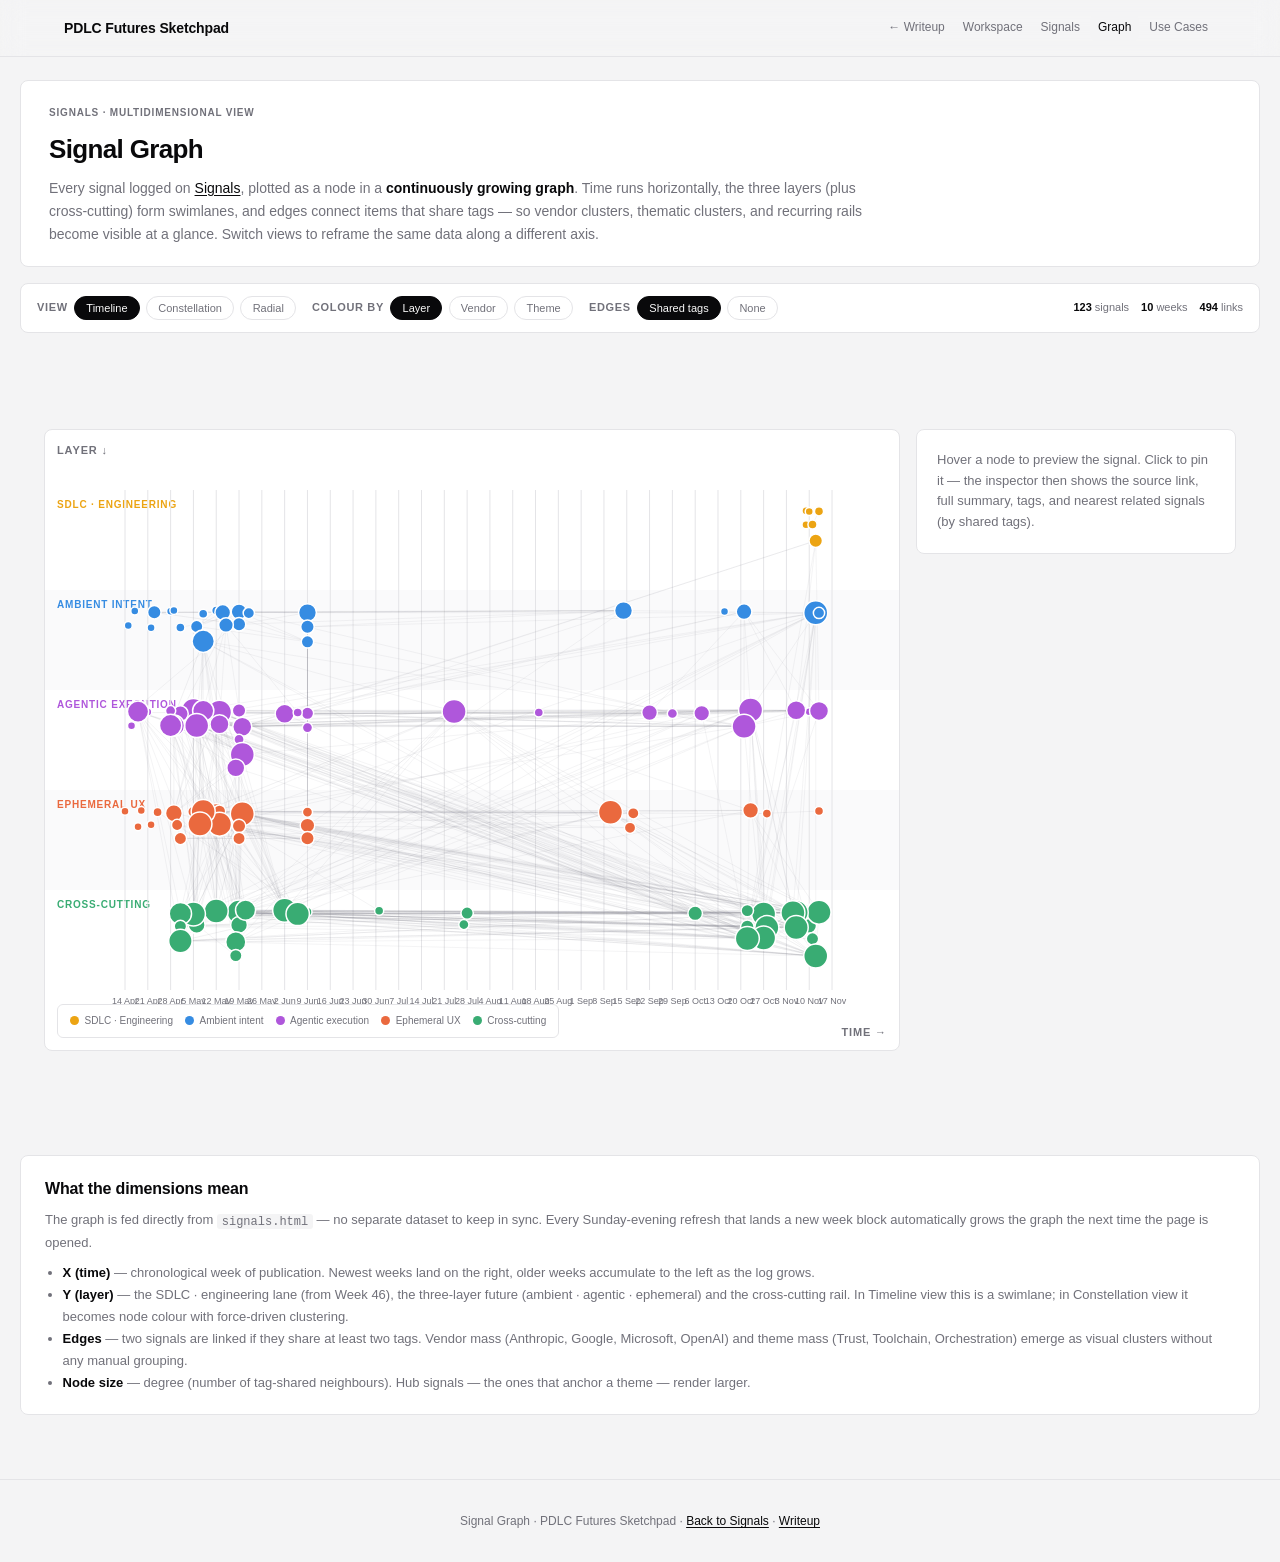
<file: graph.html>
<!DOCTYPE html>
<html lang="en">
<head>
  <meta charset="UTF-8" />
  <meta name="viewport" content="width=device-width, initial-scale=1.0" />
  <title>Signal Graph — Multidimensional View · PDLC Futures Sketchpad</title>
  <link rel="stylesheet" href="styles.css">
  <style>
    /* ── Page chrome ─────────────────────────────────────── */
    .gr-page { background: hsl(var(--secondary)); min-height: 100vh; }
    .gr-shell {
      max-width: 1280px; margin: 0 auto;
      padding: 5rem 1.25rem 4rem;
    }

    .gr-hero {
      background: hsl(var(--background));
      border: 1px solid hsl(var(--border));
      border-radius: var(--radius);
      padding: 1.5rem 1.75rem 1.25rem;
      margin-bottom: 1rem;
    }
    .gr-eyebrow {
      font-size: 0.625rem; font-weight: 700;
      text-transform: uppercase; letter-spacing: 0.08em;
      color: hsl(var(--muted-foreground));
      margin-bottom: 0.5rem;
    }
    .gr-title { font-size: 1.625rem; font-weight: 700; letter-spacing: -0.025em; margin-bottom: 0.4rem; }
    .gr-lead { font-size: 0.875rem; color: hsl(var(--muted-foreground)); line-height: 1.65; max-width: 820px; }
    .gr-lead strong { color: hsl(var(--foreground)); font-weight: 600; }

    /* ── Controls ─────────────────────────────────────────── */
    .gr-controls {
      display: flex; gap: 1rem; align-items: center;
      flex-wrap: wrap;
      background: hsl(var(--background));
      border: 1px solid hsl(var(--border));
      border-radius: var(--radius);
      padding: 0.75rem 1rem;
      margin-bottom: 1rem;
      font-size: 0.6875rem;
    }
    .gr-control-group { display: flex; align-items: center; gap: 0.4rem; }
    .gr-control-label {
      font-weight: 700; text-transform: uppercase; letter-spacing: 0.06em;
      color: hsl(var(--muted-foreground));
    }
    .gr-btn {
      font-family: inherit; font-size: 0.6875rem; font-weight: 500;
      padding: 0.3rem 0.7rem;
      border: 1px solid hsl(var(--border)); border-radius: 9999px;
      background: hsl(var(--background)); color: hsl(var(--muted-foreground));
      cursor: pointer; transition: all 0.12s;
    }
    .gr-btn:hover { color: hsl(var(--foreground)); }
    .gr-btn.active {
      background: hsl(var(--foreground)); color: hsl(var(--primary-foreground));
      border-color: hsl(var(--foreground));
    }
    .gr-stats {
      margin-left: auto; display: flex; gap: 0.75rem; align-items: center;
      color: hsl(var(--muted-foreground));
      font-size: 0.6875rem;
    }
    .gr-stats strong { color: hsl(var(--foreground)); font-weight: 700; }

    /* ── Canvas layout ────────────────────────────────────── */
    .gr-layout {
      display: grid;
      grid-template-columns: 1fr 320px;
      gap: 1rem;
    }
    @media (max-width: 960px) { .gr-layout { grid-template-columns: 1fr; } }

    .gr-canvas-wrap {
      background: hsl(var(--background));
      border: 1px solid hsl(var(--border));
      border-radius: var(--radius);
      overflow: hidden;
      position: relative;
      min-height: 620px;
    }
    .gr-canvas { display: block; width: 100%; height: 620px; cursor: grab; }
    .gr-canvas:active { cursor: grabbing; }

    .gr-axis-label {
      position: absolute;
      font-size: 0.6875rem;
      font-weight: 700;
      text-transform: uppercase;
      letter-spacing: 0.08em;
      color: hsl(var(--muted-foreground));
      pointer-events: none;
    }
    .gr-axis-x { bottom: 0.5rem; right: 0.75rem; }
    .gr-axis-y { top: 0.75rem; left: 0.75rem; }

    .gr-legend {
      position: absolute;
      bottom: 0.75rem; left: 0.75rem;
      background: hsl(var(--background) / 0.92);
      border: 1px solid hsl(var(--border));
      border-radius: 6px;
      padding: 0.5rem 0.75rem;
      font-size: 0.625rem;
      display: flex; gap: 0.75rem; flex-wrap: wrap;
      backdrop-filter: blur(4px);
    }
    .gr-legend-item { display: flex; align-items: center; gap: 0.35rem; color: hsl(var(--muted-foreground)); }
    .gr-legend-dot {
      width: 9px; height: 9px; border-radius: 50%;
      flex-shrink: 0;
    }

    /* ── Inspector ────────────────────────────────────────── */
    .gr-inspector {
      background: hsl(var(--background));
      border: 1px solid hsl(var(--border));
      border-radius: var(--radius);
      padding: 1.25rem;
      align-self: start;
      position: sticky;
      top: 5rem;
    }
    .gr-inspector-empty {
      font-size: 0.8125rem;
      color: hsl(var(--muted-foreground));
      line-height: 1.6;
    }
    .gr-insp-eyebrow {
      font-size: 0.5625rem; font-weight: 800; letter-spacing: 0.08em;
      text-transform: uppercase; color: hsl(var(--muted-foreground));
      margin-bottom: 0.4rem;
    }
    .gr-insp-date {
      font-family: ui-monospace, SFMono-Regular, Menlo, monospace;
      font-size: 0.6875rem; font-weight: 600;
      color: hsl(var(--muted-foreground));
      margin-bottom: 0.35rem;
    }
    .gr-insp-title {
      font-size: 0.9375rem; font-weight: 700; letter-spacing: -0.01em;
      margin-bottom: 0.5rem; line-height: 1.4;
    }
    .gr-insp-title a {
      color: hsl(var(--foreground)); text-decoration: none;
      border-bottom: 1px solid hsl(var(--border));
    }
    .gr-insp-title a:hover { border-bottom-color: hsl(var(--foreground)); }
    .gr-insp-summary {
      font-size: 0.8125rem; line-height: 1.6;
      color: hsl(var(--muted-foreground));
      margin-bottom: 0.65rem;
    }
    .gr-insp-summary em { color: hsl(var(--foreground)); font-style: normal; font-weight: 600; }
    .gr-insp-tags { display: flex; flex-wrap: wrap; gap: 0.25rem; margin-bottom: 0.6rem; }
    .gr-insp-tag {
      font-size: 0.625rem; padding: 0.05rem 0.4rem;
      border: 1px solid hsl(var(--border)); border-radius: 3px;
      color: hsl(var(--muted-foreground)); font-weight: 600;
    }
    .gr-insp-neighbors {
      border-top: 1px solid hsl(var(--border));
      padding-top: 0.6rem; margin-top: 0.6rem;
    }
    .gr-insp-neighbor {
      font-size: 0.75rem; color: hsl(var(--muted-foreground));
      padding: 0.2rem 0; cursor: pointer; line-height: 1.4;
    }
    .gr-insp-neighbor:hover { color: hsl(var(--foreground)); }
    .gr-insp-neighbor::before { content: '↗ '; opacity: 0.5; }

    /* ── Tooltip ──────────────────────────────────────────── */
    .gr-tip {
      position: absolute;
      background: hsl(var(--foreground));
      color: hsl(var(--primary-foreground));
      padding: 0.45rem 0.65rem;
      border-radius: 5px;
      font-size: 0.6875rem;
      max-width: 240px; line-height: 1.4;
      pointer-events: none;
      opacity: 0; transition: opacity 0.12s;
      z-index: 100;
      box-shadow: 0 4px 14px rgba(0,0,0,0.15);
    }
    .gr-tip.visible { opacity: 1; }

    /* ── Loading ──────────────────────────────────────────── */
    .gr-loading {
      position: absolute; inset: 0;
      display: flex; align-items: center; justify-content: center;
      font-size: 0.875rem; color: hsl(var(--muted-foreground));
      background: hsl(var(--background));
    }

    /* ── Footer notes ─────────────────────────────────────── */
    .gr-notes {
      margin-top: 1.5rem;
      background: hsl(var(--background));
      border: 1px solid hsl(var(--border));
      border-radius: var(--radius);
      padding: 1.25rem 1.5rem;
    }
    .gr-notes h3 { font-size: 1rem; font-weight: 700; margin-bottom: 0.5rem; letter-spacing: -0.01em; }
    .gr-notes p { font-size: 0.8125rem; color: hsl(var(--muted-foreground)); line-height: 1.65; margin-bottom: 0.5rem; }
    .gr-notes ul { font-size: 0.8125rem; color: hsl(var(--muted-foreground)); line-height: 1.7; padding-left: 1.1rem; }
    .gr-notes strong { color: hsl(var(--foreground)); font-weight: 600; }
    .gr-notes code {
      font-family: ui-monospace, SFMono-Regular, Menlo, monospace;
      font-size: 0.75rem; background: hsl(var(--secondary));
      padding: 0.05rem 0.3rem; border-radius: 3px;
    }
  </style>
</head>
<body class="gr-page">

<div class="progress-bar" id="progressBar"></div>

<nav>
  <div class="nav-inner">
    <div class="nav-logo">PDLC Futures Sketchpad</div>
    <button class="nav-mobile-toggle" aria-label="Toggle menu">&#9776;</button>
    <ul class="nav-links" id="navLinks">
      <li><a href="index.html">&#8592; Writeup</a></li>
      <li><a href="workspace.html">Workspace</a></li>
      <li><a href="signals.html">Signals</a></li>
      <li><a href="graph.html" class="active">Graph</a></li>
      <li><a href="usecases.html">Use Cases</a></li>
    </ul>
  </div>
</nav>

<main class="gr-shell">

  <section class="gr-hero fade-in">
    <div class="gr-eyebrow">Signals · multidimensional view</div>
    <h1 class="gr-title">Signal Graph</h1>
    <p class="gr-lead">
      Every signal logged on <a href="signals.html" style="color:hsl(var(--foreground));text-decoration:underline;text-underline-offset:2px;">Signals</a>, plotted as a node in a <strong>continuously growing graph</strong>. Time runs horizontally, the three layers (plus cross-cutting) form swimlanes, and edges connect items that share tags &mdash; so vendor clusters, thematic clusters, and recurring rails become visible at a glance. Switch views to reframe the same data along a different axis.
    </p>
  </section>

  <section class="gr-controls fade-in">
    <div class="gr-control-group">
      <span class="gr-control-label">View</span>
      <button class="gr-btn active" data-view="timeline">Timeline</button>
      <button class="gr-btn" data-view="constellation">Constellation</button>
      <button class="gr-btn" data-view="radial">Radial</button>
    </div>
    <div class="gr-control-group">
      <span class="gr-control-label">Colour by</span>
      <button class="gr-btn active" data-color="layer">Layer</button>
      <button class="gr-btn" data-color="vendor">Vendor</button>
      <button class="gr-btn" data-color="theme">Theme</button>
    </div>
    <div class="gr-control-group">
      <span class="gr-control-label">Edges</span>
      <button class="gr-btn active" data-edges="shared">Shared tags</button>
      <button class="gr-btn" data-edges="none">None</button>
    </div>
    <div class="gr-stats">
      <span><strong id="statNodes">—</strong> signals</span>
      <span><strong id="statWeeks">—</strong> weeks</span>
      <span><strong id="statEdges">—</strong> links</span>
    </div>
  </section>

  <section class="gr-layout fade-in">
    <div class="gr-canvas-wrap">
      <div class="gr-loading" id="grLoading">Reading signals.html…</div>
      <svg class="gr-canvas" id="grCanvas" preserveAspectRatio="xMidYMid meet"></svg>
      <span class="gr-axis-label gr-axis-x" id="axisX">time →</span>
      <span class="gr-axis-label gr-axis-y" id="axisY">layer</span>
      <div class="gr-legend" id="grLegend"></div>
      <div class="gr-tip" id="grTip"></div>
    </div>

    <aside class="gr-inspector" id="grInspector">
      <div class="gr-inspector-empty">
        Hover a node to preview the signal. Click to pin it &mdash; the inspector then shows the source link, full summary, tags, and nearest related signals (by shared tags).
      </div>
    </aside>
  </section>

  <section class="gr-notes fade-in">
    <h3>What the dimensions mean</h3>
    <p>
      The graph is fed directly from <code>signals.html</code> &mdash; no separate dataset to keep in sync. Every Sunday-evening refresh that lands a new week block automatically grows the graph the next time the page is opened.
    </p>
    <ul>
      <li><strong>X (time)</strong> &mdash; chronological week of publication. Newest weeks land on the right, older weeks accumulate to the left as the log grows.</li>
      <li><strong>Y (layer)</strong> &mdash; the SDLC · engineering lane (from Week 46), the three-layer future (ambient · agentic · ephemeral) and the cross-cutting rail. In Timeline view this is a swimlane; in Constellation view it becomes node colour with force-driven clustering.</li>
      <li><strong>Edges</strong> &mdash; two signals are linked if they share at least two tags. Vendor mass (Anthropic, Google, Microsoft, OpenAI) and theme mass (Trust, Toolchain, Orchestration) emerge as visual clusters without any manual grouping.</li>
      <li><strong>Node size</strong> &mdash; degree (number of tag-shared neighbours). Hub signals &mdash; the ones that anchor a theme &mdash; render larger.</li>
    </ul>
  </section>

</main>

<footer>
  <div class="container">
    Signal Graph &middot; PDLC Futures Sketchpad &middot;
    <a href="signals.html" style="text-decoration: underline; text-underline-offset: 2px;">Back to Signals</a>
    &middot;
    <a href="index.html" style="text-decoration: underline; text-underline-offset: 2px;">Writeup</a>
  </div>
</footer>

<button class="scroll-top" id="scrollTop" aria-label="Scroll to top">&#8593;</button>

<script>
// ─────────────────────────────────────────────────────────────
//  1.  Parse signals.html and build the graph dataset.
// ─────────────────────────────────────────────────────────────
const LAYER_COLORS = {
  sdlc:      'hsl(40  85% 50%)',
  ambient:   'hsl(210 75% 55%)',
  agentic:   'hsl(280 65% 60%)',
  ephemeral: 'hsl(15  80% 58%)',
  cross:     'hsl(150 50% 45%)'
};
const LAYER_LABEL = {
  sdlc:      'SDLC · Engineering',
  ambient:   'Ambient intent',
  agentic:   'Agentic execution',
  ephemeral: 'Ephemeral UX',
  cross:     'Cross-cutting'
};
const LAYER_ORDER = ['sdlc','ambient','agentic','ephemeral','cross'];

const VENDOR_TAGS = ['Anthropic','Google','OpenAI','Microsoft','NVIDIA','Apple','Meta'];
const VENDOR_COLORS = {
  Anthropic:'hsl(25 85% 55%)', Google:'hsl(210 80% 55%)', OpenAI:'hsl(150 55% 45%)',
  Microsoft:'hsl(195 70% 50%)', NVIDIA:'hsl(110 55% 45%)', Apple:'hsl(0 0% 25%)', Meta:'hsl(220 80% 60%)',
  Other:'hsl(0 0% 60%)'
};
const THEME_TAGS = ['Trust','Toolchain','Orchestration','Governance','Enterprise','Role evolution','Generative UI','Screen context','OS-level','Standard','Long-running'];
function themeColor(t){
  // stable hash → hue
  let h = 0; for (let i=0;i<t.length;i++) h = (h*31 + t.charCodeAt(i))>>>0;
  return `hsl(${h%360} 60% 52%)`;
}

const MONTHS = {Jan:0,Feb:1,Mar:2,Apr:3,May:4,Jun:5,Jul:6,Aug:7,Sep:8,Oct:9,Nov:10,Dec:11};
function parseItemDate(dateStr, weekYear){
  // dateStr like "May 19", year inferred from week header
  const m = dateStr.trim().match(/^([A-Za-z]{3})\s+(\d{1,2})$/);
  if (!m) return null;
  const mon = MONTHS[m[1]]; const d = +m[2];
  if (mon === undefined) return null;
  return new Date(weekYear, mon, d);
}

async function loadSignals(){
  const res = await fetch('signals.html');
  const text = await res.text();
  const doc = new DOMParser().parseFromString(text, 'text/html');

  const weeks = [...doc.querySelectorAll('.sig-week')];
  const nodes = [];
  weeks.forEach((wk, weekIdx) => {
    const numTxt = wk.querySelector('.sig-week-num')?.textContent.trim() || '';
    const rangeTxt = wk.querySelector('.sig-week-range')?.textContent.trim() || '';
    const weekNum = (numTxt.match(/Week\s+(\d+)/) || [])[1] || (weeks.length - weekIdx);
    const yearMatch = (numTxt + ' ' + rangeTxt).match(/20\d{2}/);
    const year = yearMatch ? +yearMatch[0] : 2026;

    wk.querySelectorAll('.sig-layer').forEach(lyr => {
      const layer = lyr.dataset.layer || 'cross';
      lyr.querySelectorAll('.sig-item').forEach(it => {
        const dateTxt = it.querySelector('.sig-item-date')?.textContent.trim() || '';
        const titleEl = it.querySelector('.sig-item-title a');
        const summaryEl = it.querySelector('.sig-item-summary');
        const tags = [...it.querySelectorAll('.sig-tag')].map(t => t.textContent.replace(/·/g,'·').trim());
        const date = parseItemDate(dateTxt, year);
        if (!titleEl) return;
        nodes.push({
          id: 'n' + nodes.length,
          title: titleEl.textContent.trim(),
          url: titleEl.getAttribute('href'),
          summaryHTML: summaryEl ? summaryEl.innerHTML : '',
          dateLabel: dateTxt,
          date: date || new Date(year, 4, 1),
          weekNum: +weekNum,
          weekRange: rangeTxt,
          layer, tags
        });
      });
    });
  });
  return nodes;
}

// ─────────────────────────────────────────────────────────────
//  2.  Build edges (shared-tag links).
// ─────────────────────────────────────────────────────────────
function buildEdges(nodes){
  const edges = [];
  for (let i=0;i<nodes.length;i++){
    for (let j=i+1;j<nodes.length;j++){
      const shared = nodes[i].tags.filter(t => nodes[j].tags.includes(t));
      // ignore generic / weak edges to keep visual signal
      const meaningful = shared.filter(t => t.length > 1);
      if (meaningful.length >= 2) edges.push({a:i, b:j, w:meaningful.length, tags:meaningful});
    }
  }
  // compute degree
  const deg = new Array(nodes.length).fill(0);
  edges.forEach(e => { deg[e.a]++; deg[e.b]++; });
  nodes.forEach((n,i) => n.degree = deg[i]);
  return edges;
}

// ─────────────────────────────────────────────────────────────
//  3.  Render.  Three views: timeline / constellation / radial.
// ─────────────────────────────────────────────────────────────
const SVG_NS = 'http://www.w3.org/2000/svg';
const svg = document.getElementById('grCanvas');
let WIDTH = svg.clientWidth || 900, HEIGHT = 620;
let nodes = [], edges = [];
let view = 'timeline', colorMode = 'layer', edgeMode = 'shared';
let pinnedId = null;

function colorOf(node){
  if (colorMode === 'layer') return LAYER_COLORS[node.layer] || '#666';
  if (colorMode === 'vendor') {
    const v = VENDOR_TAGS.find(t => node.tags.includes(t));
    return VENDOR_COLORS[v || 'Other'];
  }
  if (colorMode === 'theme') {
    const t = THEME_TAGS.find(t => node.tags.includes(t));
    return t ? themeColor(t) : 'hsl(0 0% 60%)';
  }
  return '#666';
}

function el(tag, attrs={}, parent=null){
  const e = document.createElementNS(SVG_NS, tag);
  for (const k in attrs) e.setAttribute(k, attrs[k]);
  if (parent) parent.appendChild(e);
  return e;
}

function clearSvg(){
  while (svg.firstChild) svg.removeChild(svg.firstChild);
  svg.setAttribute('viewBox', `0 0 ${WIDTH} ${HEIGHT}`);
}

// ── Layout: Timeline ────────────────────────────────────────
function layoutTimeline(nodes){
  const padX = 80, padY = 60;
  const innerW = WIDTH - padX*2, innerH = HEIGHT - padY*2;
  const dates = nodes.map(n => n.date.getTime());
  const minD = Math.min(...dates), maxD = Math.max(...dates);
  const span = Math.max(maxD - minD, 1);
  const laneCount = LAYER_ORDER.length;
  const laneH = innerH / laneCount;
  // jitter map keyed by date+layer to avoid overlap
  const stackMap = new Map();
  nodes.forEach(n => {
    const tPct = (n.date.getTime() - minD) / span;
    const laneIdx = LAYER_ORDER.indexOf(n.layer);
    const x = padX + tPct * innerW;
    const baseY = padY + laneIdx * laneH + laneH/2;
    const key = `${Math.round(x/12)}-${laneIdx}`;
    const stack = stackMap.get(key) || 0;
    const offset = (stack % 5 - 2) * 14 + (Math.random()-0.5)*4;
    stackMap.set(key, stack+1);
    n.x = x; n.y = baseY + offset;
  });
}

// ── Layout: Constellation (force-directed) ──────────────────
function layoutConstellation(nodes, edges){
  // tag clusters: each node pulled toward centroid of layer + its first vendor/theme tag
  const cx = WIDTH/2, cy = HEIGHT/2;
  // seed positions: angle by layer, radius by recency
  const dates = nodes.map(n => n.date.getTime());
  const minD = Math.min(...dates), maxD = Math.max(...dates);
  const span = Math.max(maxD - minD, 1);
  nodes.forEach((n,i) => {
    const laneIdx = LAYER_ORDER.indexOf(n.layer);
    const angle = (laneIdx / LAYER_ORDER.length) * Math.PI*2 + (i*0.37) % (Math.PI/2);
    const recency = (n.date.getTime() - minD) / span;
    const r = 80 + (1-recency) * 220 + Math.random()*30;
    n.x = cx + Math.cos(angle) * r;
    n.y = cy + Math.sin(angle) * r;
    n.vx = 0; n.vy = 0;
  });
  // light force simulation
  const iters = 220;
  for (let step=0; step<iters; step++){
    // repulsion
    for (let i=0;i<nodes.length;i++){
      for (let j=i+1;j<nodes.length;j++){
        const dx = nodes[j].x - nodes[i].x, dy = nodes[j].y - nodes[i].y;
        const d2 = dx*dx + dy*dy + 0.01;
        const f = 380 / d2;
        const d = Math.sqrt(d2);
        const fx = (dx/d)*f, fy = (dy/d)*f;
        nodes[i].vx -= fx; nodes[i].vy -= fy;
        nodes[j].vx += fx; nodes[j].vy += fy;
      }
    }
    // spring along edges
    edges.forEach(e => {
      const a = nodes[e.a], b = nodes[e.b];
      const dx = b.x - a.x, dy = b.y - a.y;
      const d = Math.sqrt(dx*dx + dy*dy) + 0.01;
      const target = 90;
      const f = (d - target) * 0.012 * e.w;
      const fx = (dx/d)*f, fy = (dy/d)*f;
      a.vx += fx; a.vy += fy;
      b.vx -= fx; b.vy -= fy;
    });
    // gravity to centre per layer
    nodes.forEach(n => {
      const laneIdx = LAYER_ORDER.indexOf(n.layer);
      const angle = (laneIdx / LAYER_ORDER.length) * Math.PI*2;
      const targetX = cx + Math.cos(angle) * 180;
      const targetY = cy + Math.sin(angle) * 180;
      n.vx += (targetX - n.x) * 0.005;
      n.vy += (targetY - n.y) * 0.005;
    });
    // integrate + damping
    const damp = 0.82;
    nodes.forEach(n => {
      n.vx *= damp; n.vy *= damp;
      n.x += Math.max(-12, Math.min(12, n.vx));
      n.y += Math.max(-12, Math.min(12, n.vy));
      n.x = Math.max(30, Math.min(WIDTH-30, n.x));
      n.y = Math.max(30, Math.min(HEIGHT-30, n.y));
    });
  }
}

// ── Layout: Radial (time as spiral, layer as sector) ────────
function layoutRadial(nodes){
  const cx = WIDTH/2, cy = HEIGHT/2;
  const dates = nodes.map(n => n.date.getTime());
  const minD = Math.min(...dates), maxD = Math.max(...dates);
  const span = Math.max(maxD - minD, 1);
  const sectorSize = (Math.PI*2) / LAYER_ORDER.length;
  nodes.forEach(n => {
    const laneIdx = LAYER_ORDER.indexOf(n.layer);
    const recency = (n.date.getTime() - minD) / span;
    const r = 70 + (1-recency) * 240;
    // distribute within sector based on date hash
    const sub = ((n.date.getTime() % 1000) / 1000);
    const angle = laneIdx * sectorSize + sub * sectorSize * 0.85 + sectorSize*0.075;
    n.x = cx + Math.cos(angle) * r;
    n.y = cy + Math.sin(angle) * r;
  });
}

// ── Draw ────────────────────────────────────────────────────
function draw(){
  clearSvg();

  // background grid / lane bands for timeline view
  if (view === 'timeline'){
    const padY = 60, innerH = HEIGHT - 120;
    const laneH = innerH / LAYER_ORDER.length;
    LAYER_ORDER.forEach((l, i) => {
      const fill = i % 2 === 0 ? 'hsl(var(--background))' : 'hsl(var(--secondary) / 0.45)';
      el('rect', { x:0, y:padY + i*laneH, width:WIDTH, height:laneH, fill }, svg);
      el('text', {
        x: 12, y: padY + i*laneH + 18,
        'font-size':'10', 'font-weight':'700',
        'letter-spacing':'0.08em', 'text-transform':'uppercase',
        fill: LAYER_COLORS[l], 'font-family':'inherit'
      }, svg).textContent = LAYER_LABEL[l].toUpperCase();
    });
    // week ticks
    const dates = nodes.map(n => n.date.getTime());
    const minD = Math.min(...dates), maxD = Math.max(...dates);
    const span = Math.max(maxD - minD, 1);
    const padX = 80, innerW = WIDTH - padX*2;
    const weekMs = 7*24*3600*1000;
    for (let t = minD; t <= maxD + weekMs; t += weekMs){
      const x = padX + ((t - minD) / span) * innerW;
      el('line', { x1:x, x2:x, y1:padY, y2:padY+innerH, stroke:'hsl(var(--border))', 'stroke-width':1 }, svg);
      const d = new Date(t);
      el('text', {
        x, y: padY + innerH + 14, 'font-size':'9',
        'text-anchor':'middle', fill:'hsl(var(--muted-foreground))', 'font-family':'inherit'
      }, svg).textContent = `${d.getDate()} ${['Jan','Feb','Mar','Apr','May','Jun','Jul','Aug','Sep','Oct','Nov','Dec'][d.getMonth()]}`;
    }
  } else if (view === 'radial'){
    // radial axes
    const cx = WIDTH/2, cy = HEIGHT/2;
    [120, 200, 280].forEach(r => {
      el('circle', { cx, cy, r, fill:'none', stroke:'hsl(var(--border))', 'stroke-dasharray':'2 4', 'stroke-width':1 }, svg);
    });
    const sectorSize = (Math.PI*2) / LAYER_ORDER.length;
    LAYER_ORDER.forEach((l, i) => {
      const angle = i * sectorSize + sectorSize/2;
      const tx = cx + Math.cos(angle) * 310;
      const ty = cy + Math.sin(angle) * 310;
      el('text', {
        x: tx, y: ty, 'font-size':'10', 'text-anchor':'middle',
        'font-weight':'700', 'letter-spacing':'0.08em',
        fill: LAYER_COLORS[l], 'font-family':'inherit'
      }, svg).textContent = LAYER_LABEL[l].toUpperCase();
    });
    el('text', {
      x: cx, y: cy + 4, 'font-size':'9', 'text-anchor':'middle',
      fill:'hsl(var(--muted-foreground))', 'font-family':'inherit',
      'letter-spacing':'0.08em'
    }, svg).textContent = 'NEWER →';
  }

  // edges
  if (edgeMode === 'shared'){
    edges.forEach(e => {
      const a = nodes[e.a], b = nodes[e.b];
      const isPinned = pinnedId && (a.id === pinnedId || b.id === pinnedId);
      el('line', {
        x1:a.x, y1:a.y, x2:b.x, y2:b.y,
        stroke: isPinned ? 'hsl(var(--foreground))' : 'hsl(var(--muted-foreground))',
        'stroke-opacity': isPinned ? 0.6 : Math.min(0.18, 0.05 + e.w*0.04),
        'stroke-width': isPinned ? 1.4 : 0.6
      }, svg);
    });
  }

  // nodes
  nodes.forEach(n => {
    const r = 4 + Math.min(8, n.degree*0.55);
    const isPinned = n.id === pinnedId;
    const c = el('circle', {
      cx:n.x, cy:n.y, r: isPinned ? r+2 : r,
      fill: colorOf(n),
      stroke: isPinned ? 'hsl(var(--foreground))' : 'hsl(var(--background))',
      'stroke-width': isPinned ? 2 : 1.5,
      'data-id': n.id,
      style: 'cursor: pointer; transition: r 0.15s;'
    }, svg);
    c.addEventListener('mouseenter', (ev) => showTip(n, ev));
    c.addEventListener('mouseleave', hideTip);
    c.addEventListener('click', () => pinNode(n.id));
  });

  document.getElementById('statNodes').textContent = nodes.length;
  document.getElementById('statEdges').textContent = edges.length;
  const weeks = new Set(nodes.map(n => n.weekNum));
  document.getElementById('statWeeks').textContent = weeks.size;

  // axis labels
  document.getElementById('axisX').textContent = view === 'timeline' ? 'time →' : (view === 'radial' ? 'newer → centre' : 'force-clustered');
  document.getElementById('axisY').textContent = view === 'timeline' ? 'layer ↓' : 'layer ⤳';

  renderLegend();
}

function renderLegend(){
  const wrap = document.getElementById('grLegend');
  wrap.innerHTML = '';
  let items;
  if (colorMode === 'layer'){
    items = LAYER_ORDER.map(k => ({label:LAYER_LABEL[k], color:LAYER_COLORS[k]}));
  } else if (colorMode === 'vendor'){
    const present = new Set();
    nodes.forEach(n => {
      const v = VENDOR_TAGS.find(t => n.tags.includes(t));
      present.add(v || 'Other');
    });
    items = [...present].map(v => ({label:v, color:VENDOR_COLORS[v] || VENDOR_COLORS.Other}));
  } else {
    const present = new Set();
    nodes.forEach(n => {
      const t = THEME_TAGS.find(t => n.tags.includes(t));
      if (t) present.add(t);
    });
    items = [...present].map(t => ({label:t, color:themeColor(t)}));
  }
  items.forEach(it => {
    const span = document.createElement('span');
    span.className = 'gr-legend-item';
    span.innerHTML = `<span class="gr-legend-dot" style="background:${it.color}"></span>${it.label}`;
    wrap.appendChild(span);
  });
}

// ── Tooltip ─────────────────────────────────────────────────
const tip = document.getElementById('grTip');
function showTip(n, ev){
  const wrap = document.querySelector('.gr-canvas-wrap');
  const rect = wrap.getBoundingClientRect();
  tip.innerHTML = `<strong>${n.dateLabel}</strong> · ${LAYER_LABEL[n.layer]}<br/>${n.title}`;
  tip.style.left = (ev.clientX - rect.left + 12) + 'px';
  tip.style.top = (ev.clientY - rect.top + 12) + 'px';
  tip.classList.add('visible');
}
function hideTip(){ tip.classList.remove('visible'); }

// ── Inspector ───────────────────────────────────────────────
function pinNode(id){
  pinnedId = (pinnedId === id) ? null : id;
  draw();
  renderInspector();
}
function renderInspector(){
  const insp = document.getElementById('grInspector');
  if (!pinnedId){
    insp.innerHTML = `<div class="gr-inspector-empty">Hover a node to preview the signal. Click to pin it &mdash; the inspector then shows the source link, full summary, tags, and nearest related signals (by shared tags).</div>`;
    return;
  }
  const n = nodes.find(x => x.id === pinnedId);
  if (!n) return;
  // neighbours
  const idx = nodes.indexOf(n);
  const links = edges
    .filter(e => e.a === idx || e.b === idx)
    .map(e => ({ n: nodes[e.a === idx ? e.b : e.a], shared:e.tags }))
    .sort((x,y) => y.shared.length - x.shared.length)
    .slice(0, 6);
  insp.innerHTML = `
    <div class="gr-insp-eyebrow">${LAYER_LABEL[n.layer]} · ${n.weekRange}</div>
    <div class="gr-insp-date">${n.dateLabel}</div>
    <div class="gr-insp-title"><a href="${n.url}" target="_blank" rel="noopener">${n.title}</a></div>
    <div class="gr-insp-summary">${n.summaryHTML}</div>
    <div class="gr-insp-tags">${n.tags.map(t => `<span class="gr-insp-tag">${t}</span>`).join('')}</div>
    ${links.length ? `
      <div class="gr-insp-neighbors">
        <div class="gr-insp-eyebrow" style="margin-bottom:0.4rem">Linked signals · share ${links[0].shared.length}+ tags</div>
        ${links.map(l => `<div class="gr-insp-neighbor" data-jump="${l.n.id}">${l.n.title}</div>`).join('')}
      </div>` : ''}
  `;
  insp.querySelectorAll('[data-jump]').forEach(el => {
    el.addEventListener('click', () => pinNode(el.dataset.jump));
  });
}

// ── Controls ────────────────────────────────────────────────
document.querySelectorAll('[data-view]').forEach(b => b.addEventListener('click', () => {
  document.querySelectorAll('[data-view]').forEach(x => x.classList.remove('active'));
  b.classList.add('active');
  view = b.dataset.view;
  relayout(); draw();
}));
document.querySelectorAll('[data-color]').forEach(b => b.addEventListener('click', () => {
  document.querySelectorAll('[data-color]').forEach(x => x.classList.remove('active'));
  b.classList.add('active');
  colorMode = b.dataset.color;
  draw();
}));
document.querySelectorAll('[data-edges]').forEach(b => b.addEventListener('click', () => {
  document.querySelectorAll('[data-edges]').forEach(x => x.classList.remove('active'));
  b.classList.add('active');
  edgeMode = b.dataset.edges;
  draw();
}));

function relayout(){
  if (view === 'timeline') layoutTimeline(nodes);
  else if (view === 'constellation') layoutConstellation(nodes, edges);
  else layoutRadial(nodes);
}

function fitSize(){
  const wrap = document.querySelector('.gr-canvas-wrap');
  WIDTH = wrap.clientWidth;
  HEIGHT = 620;
  svg.setAttribute('width', WIDTH);
  svg.setAttribute('height', HEIGHT);
}
window.addEventListener('resize', () => {
  fitSize();
  relayout(); draw();
});

// ── Boot ────────────────────────────────────────────────────
(async () => {
  try {
    nodes = await loadSignals();
    edges = buildEdges(nodes);
    fitSize();
    layoutTimeline(nodes);
    document.getElementById('grLoading').style.display = 'none';
    draw();
  } catch (err){
    document.getElementById('grLoading').textContent = 'Could not load signals.html — run via local server (see launch.json).';
    console.error(err);
  }
})();

// Shared chrome
document.querySelector('.nav-mobile-toggle')?.addEventListener('click', () => {
  document.querySelector('.nav-links')?.classList.toggle('open');
});
document.getElementById('scrollTop')?.addEventListener('click', () => window.scrollTo({ top: 0, behavior: 'smooth' }));
window.addEventListener('scroll', () => {
  const scrollTop = window.scrollY;
  const docHeight = document.documentElement.scrollHeight - window.innerHeight;
  const bar = document.getElementById('progressBar');
  if (bar) bar.style.width = (scrollTop / docHeight) * 100 + '%';
  document.getElementById('scrollTop')?.classList.toggle('visible', scrollTop > 400);
});
const observer = new IntersectionObserver((entries) => {
  entries.forEach(entry => { if (entry.isIntersecting) entry.target.classList.add('visible'); });
}, { threshold: 0.1, rootMargin: '0px 0px -40px 0px' });
document.querySelectorAll('.fade-in').forEach(el => observer.observe(el));
</script>

</body>
</html>
</file>
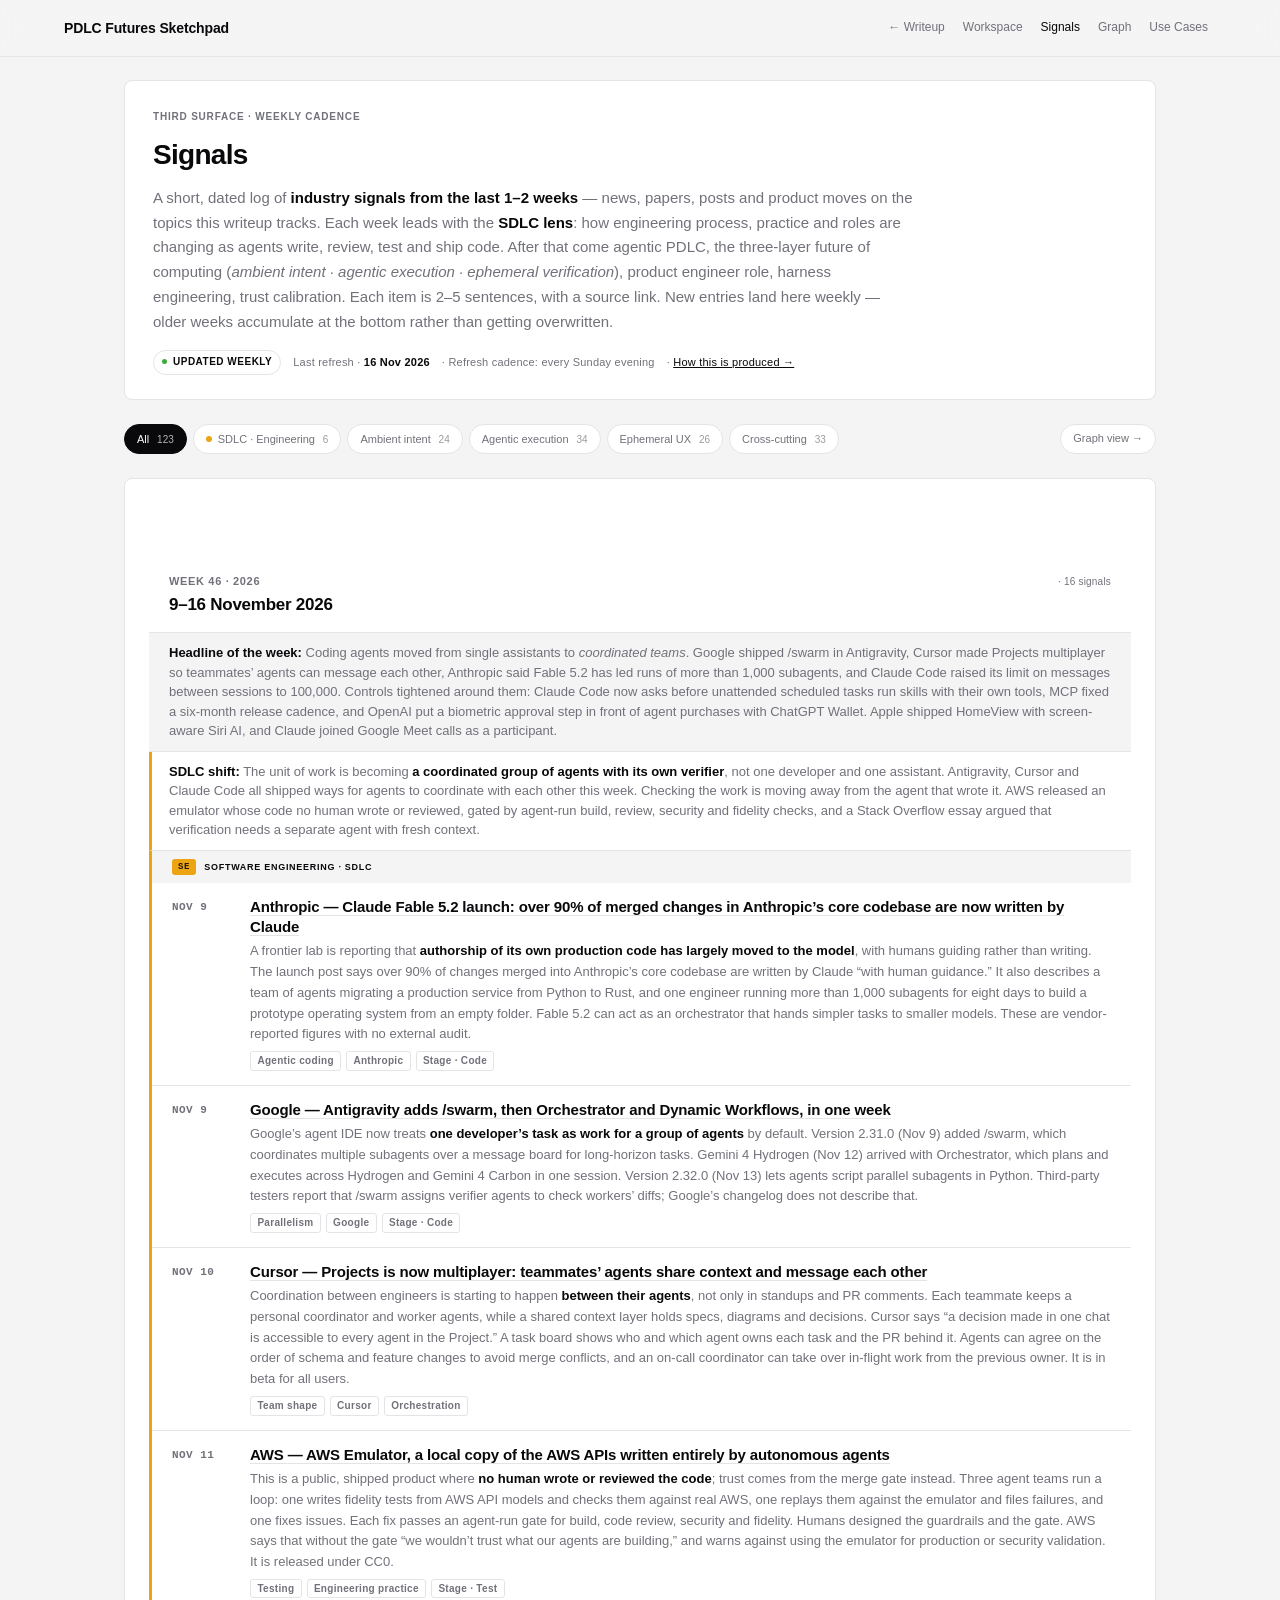
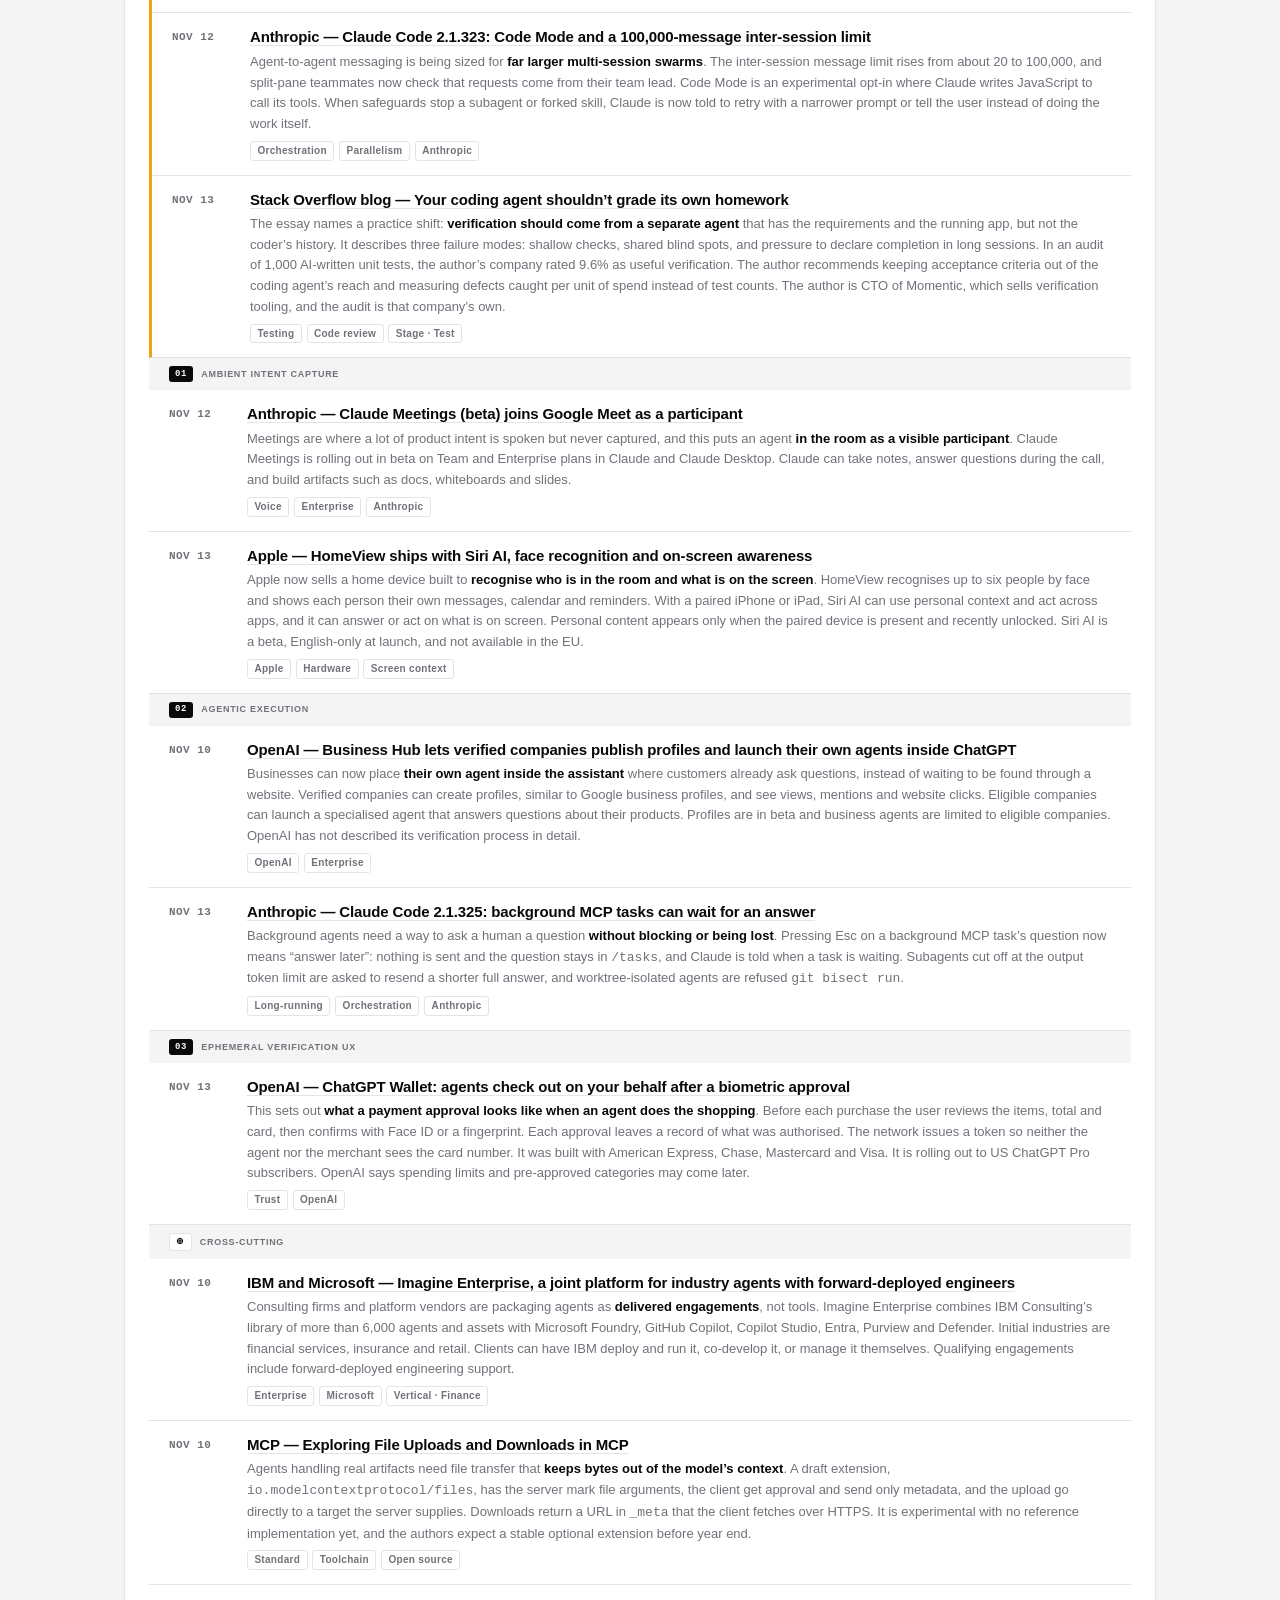
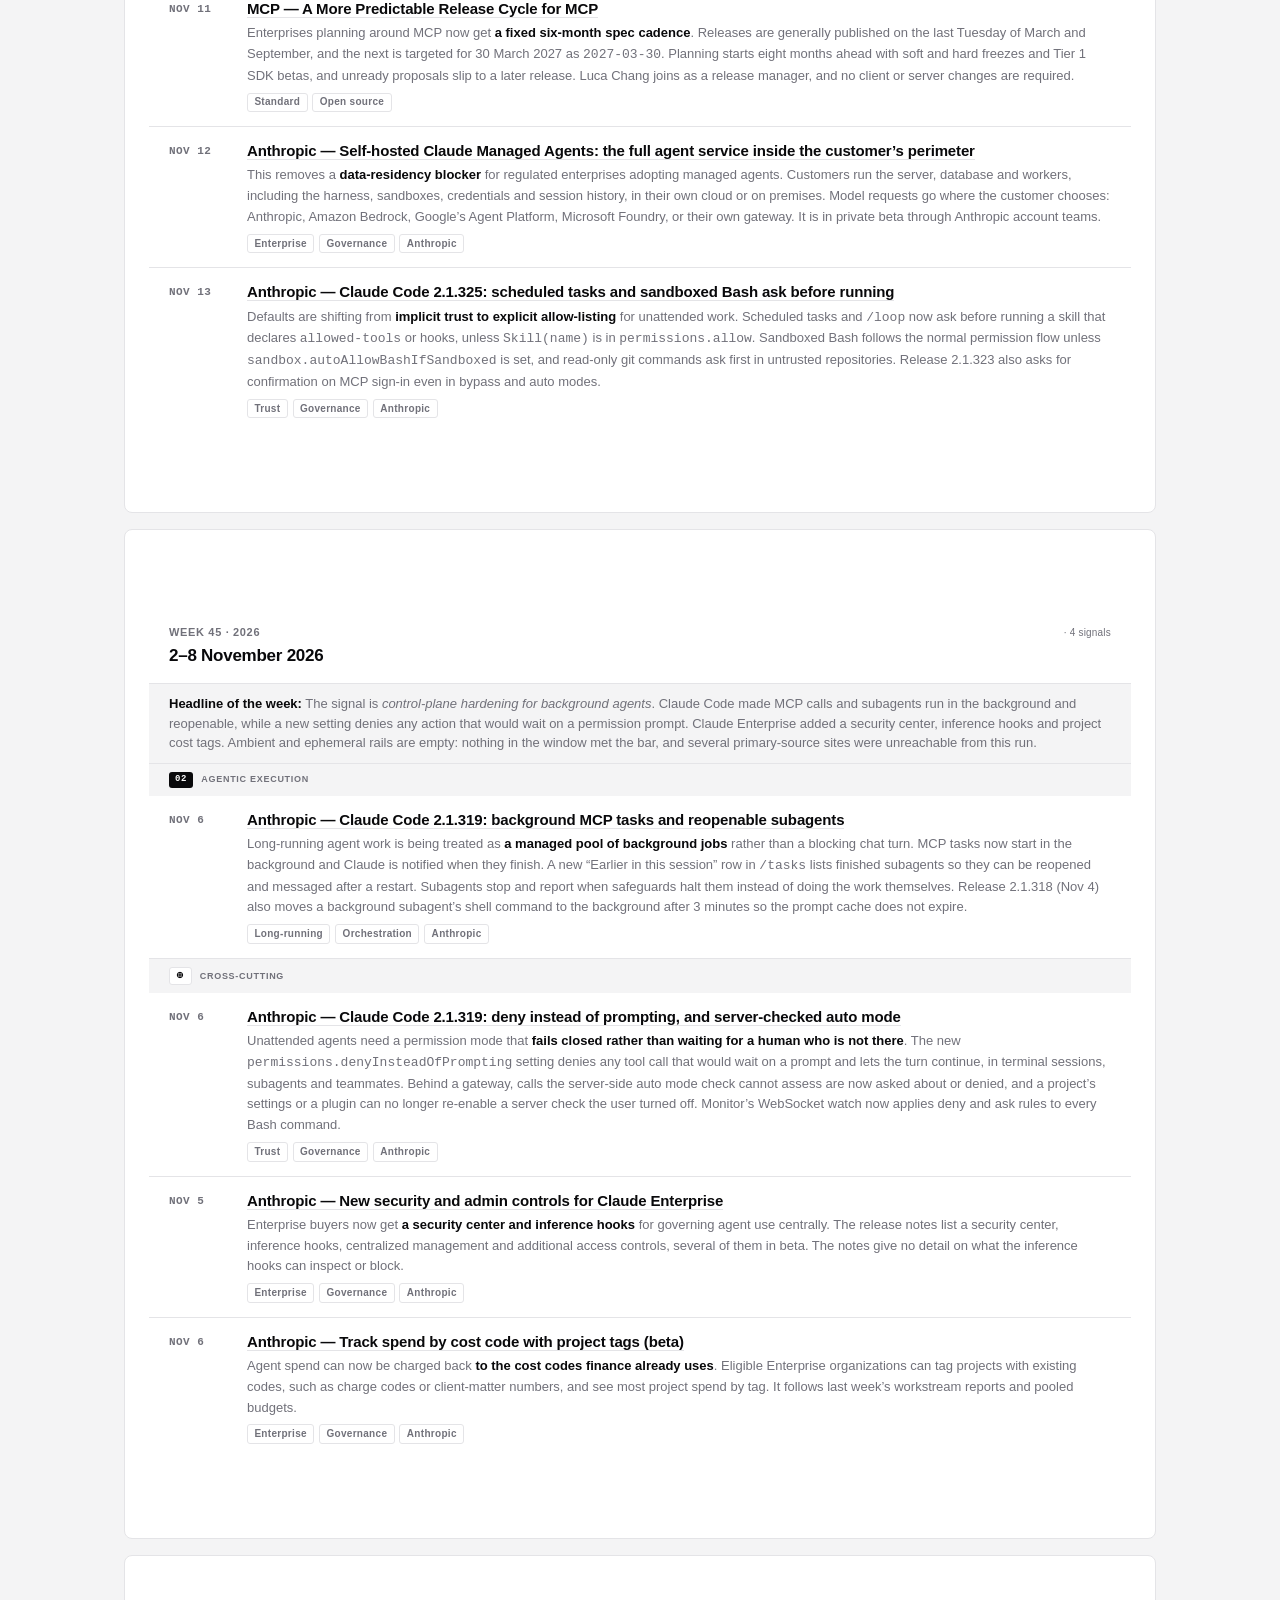
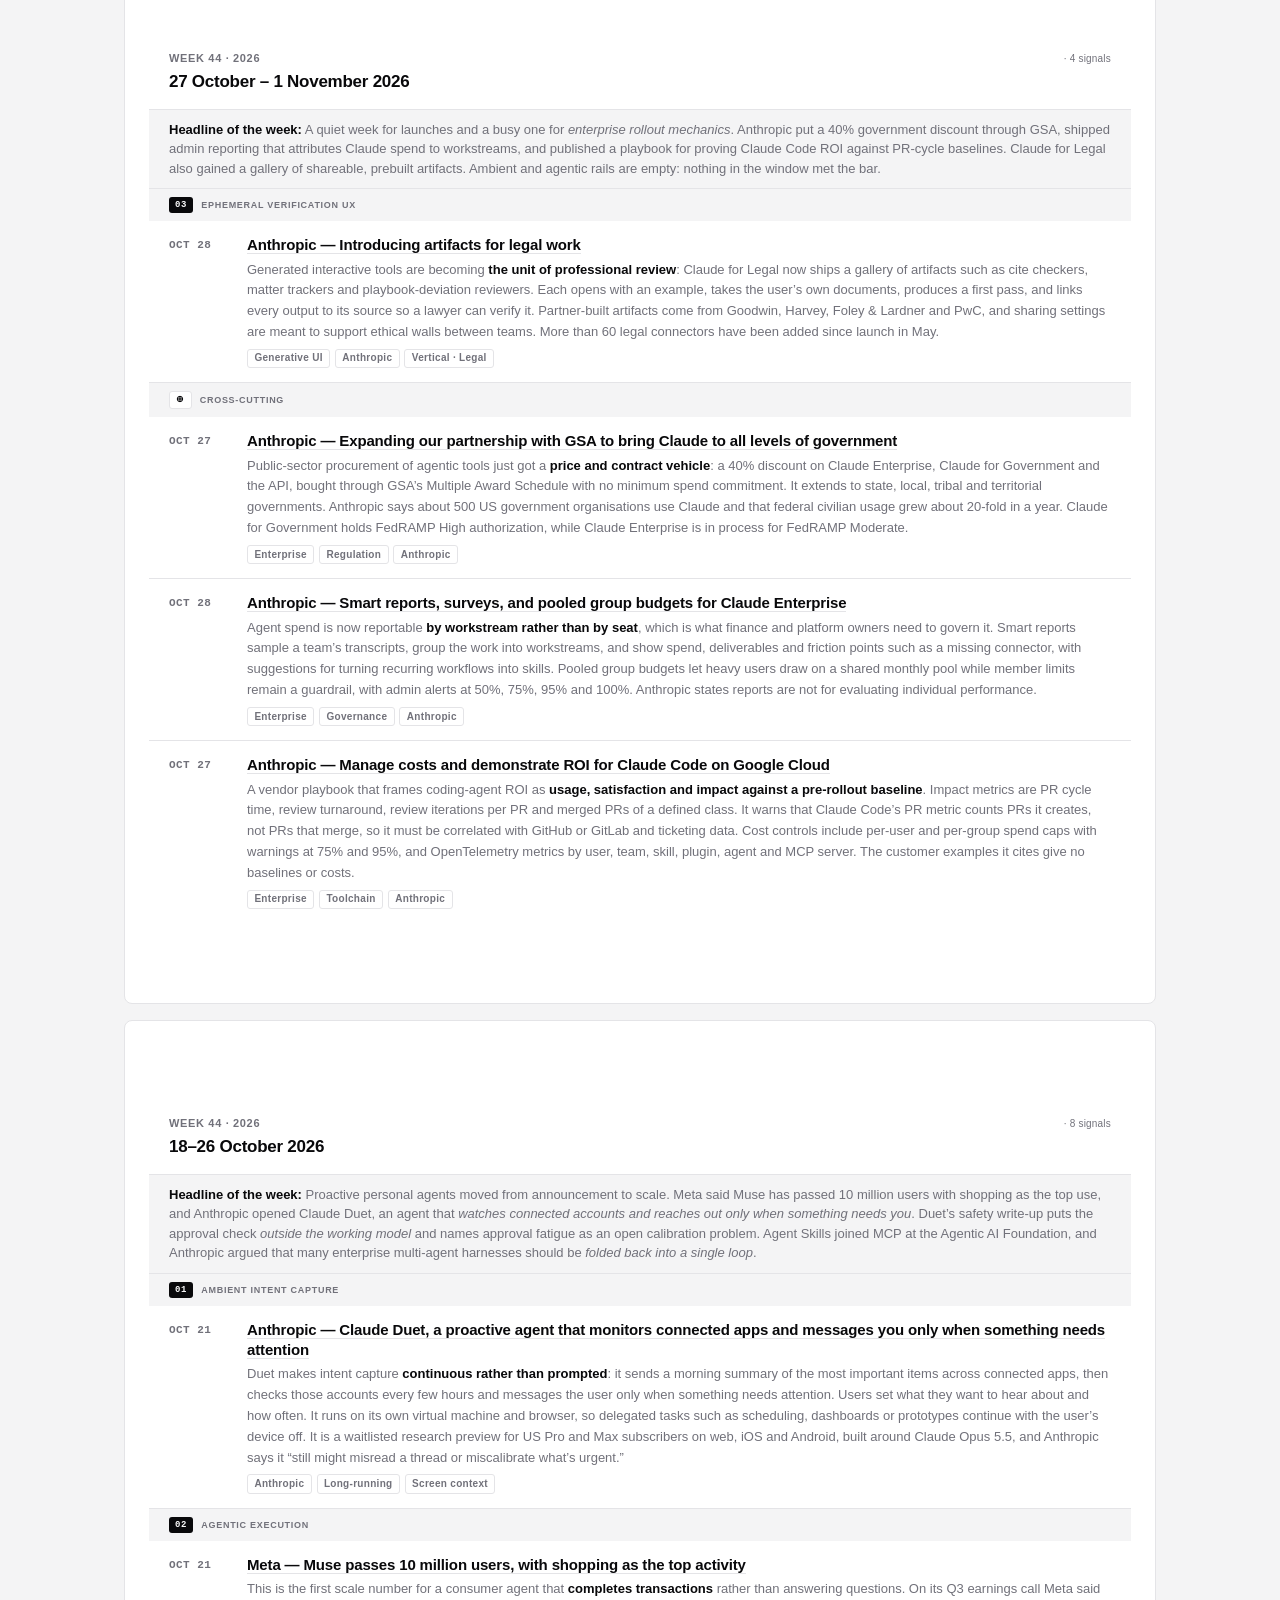
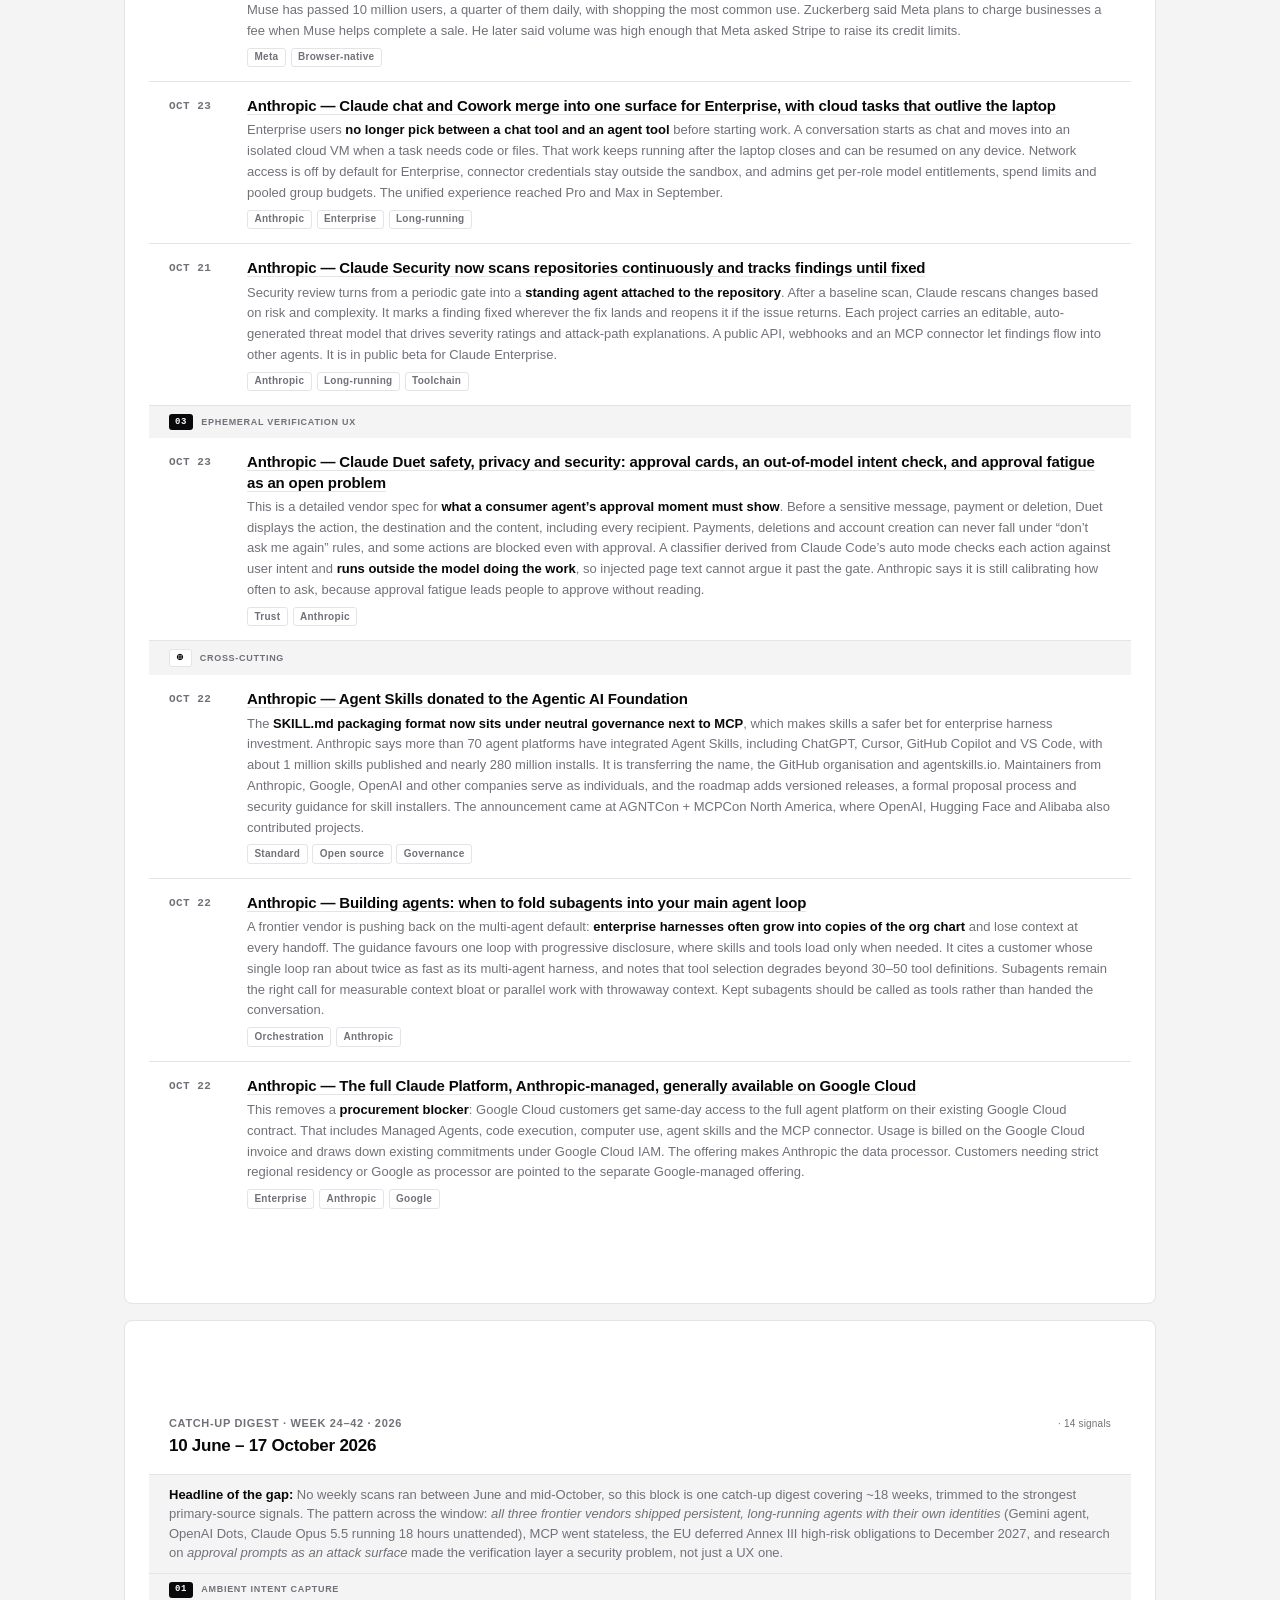
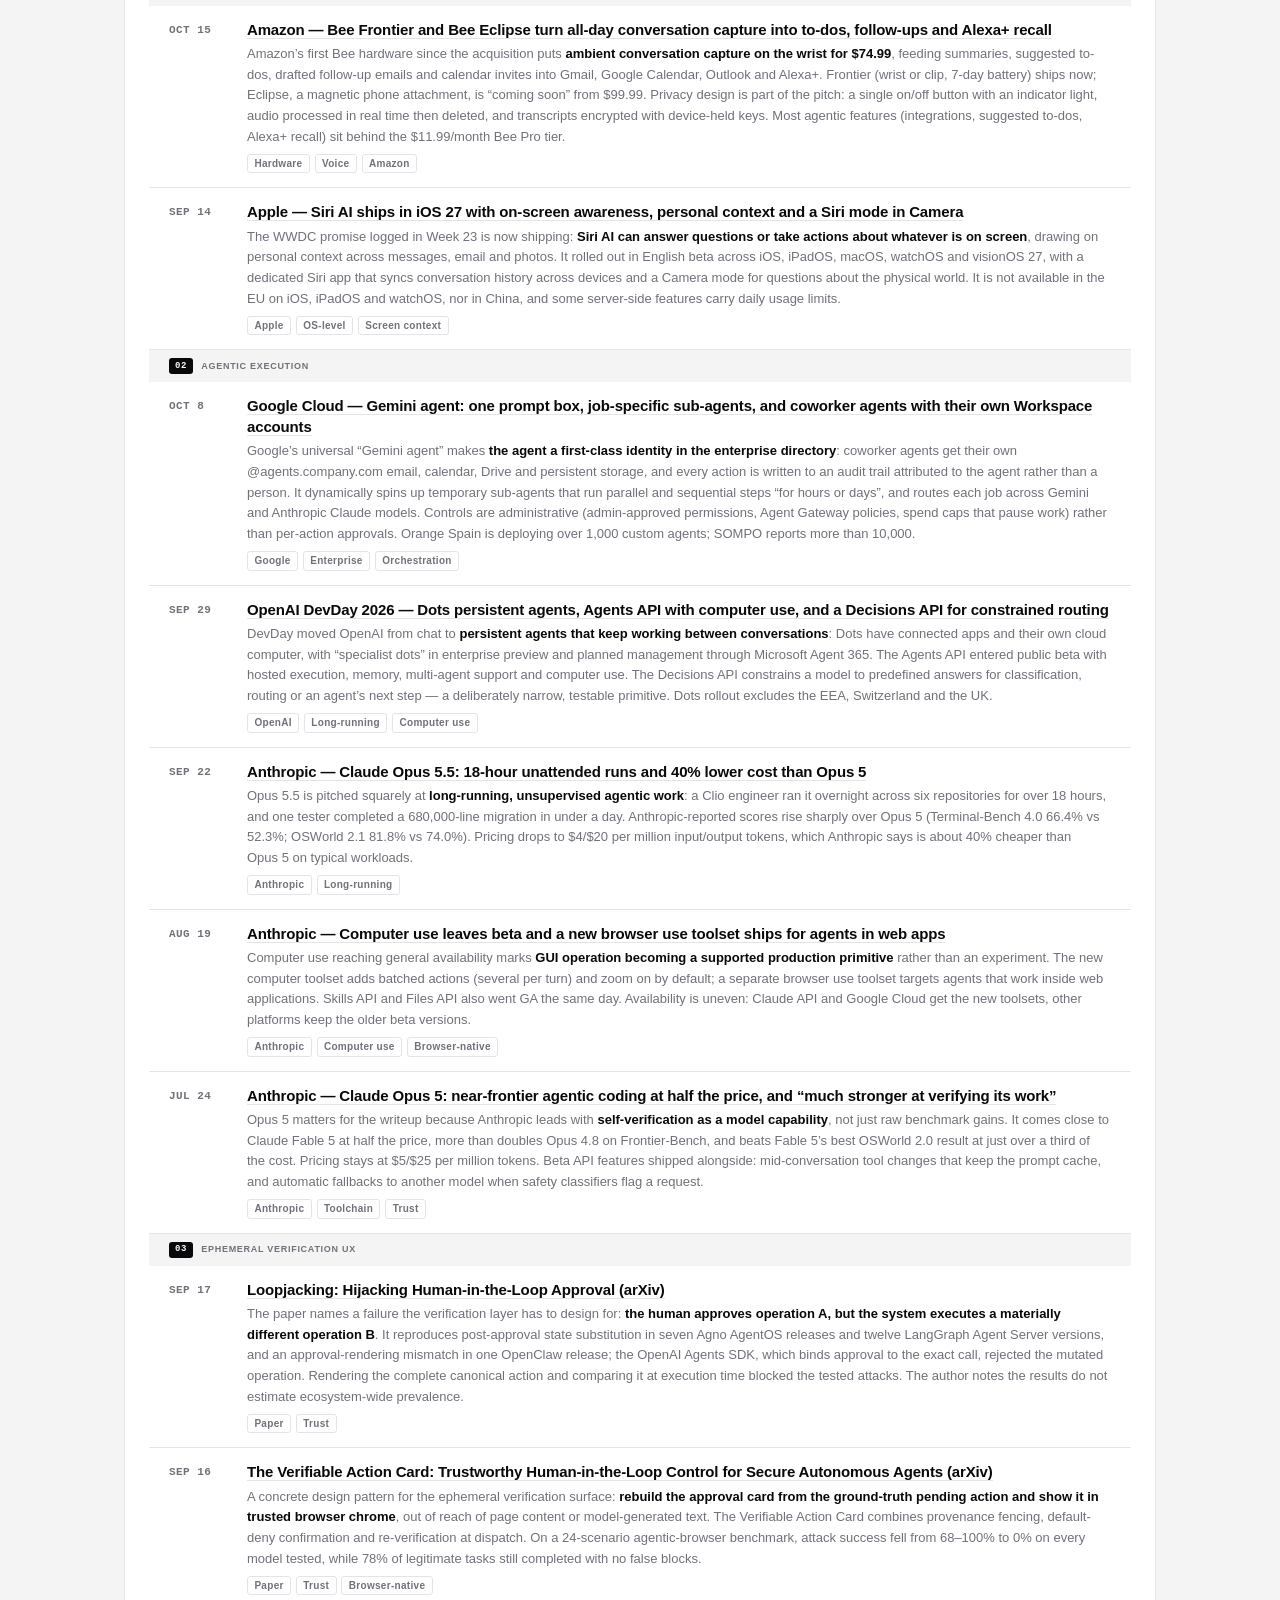
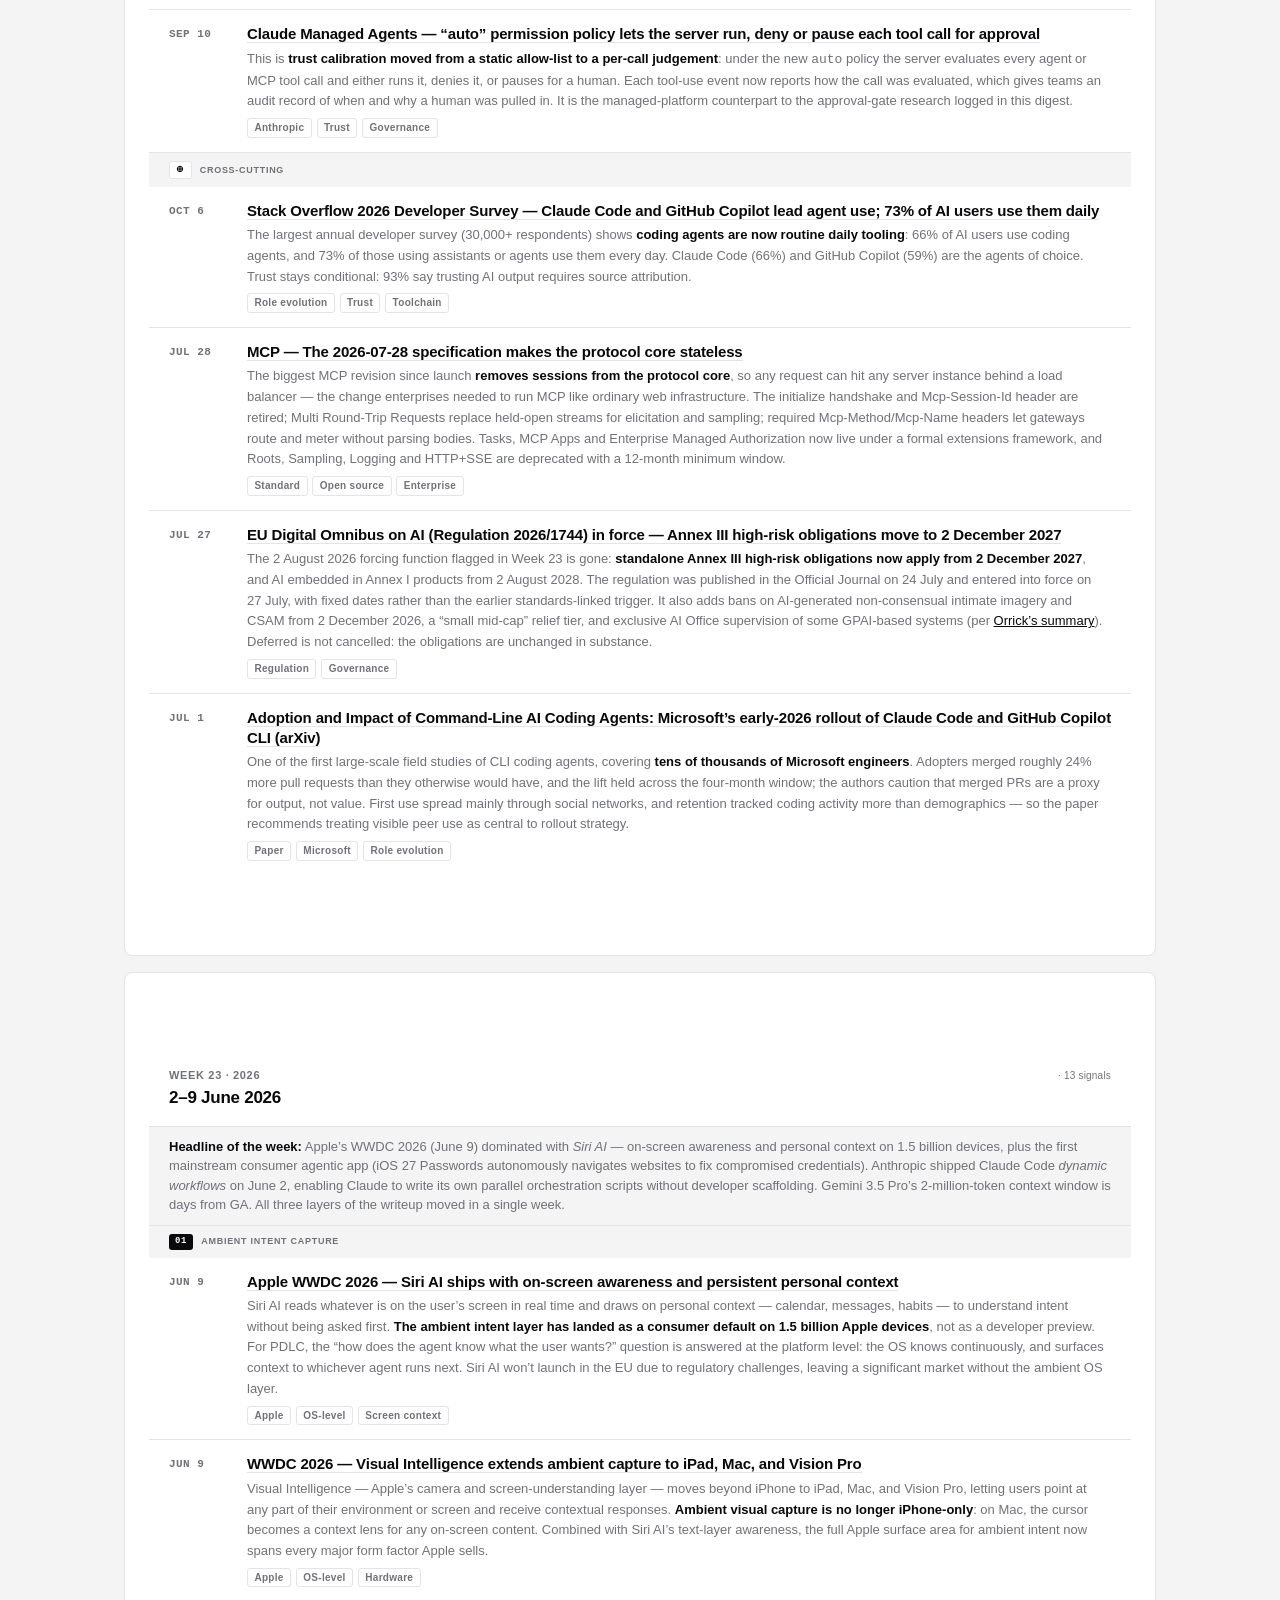
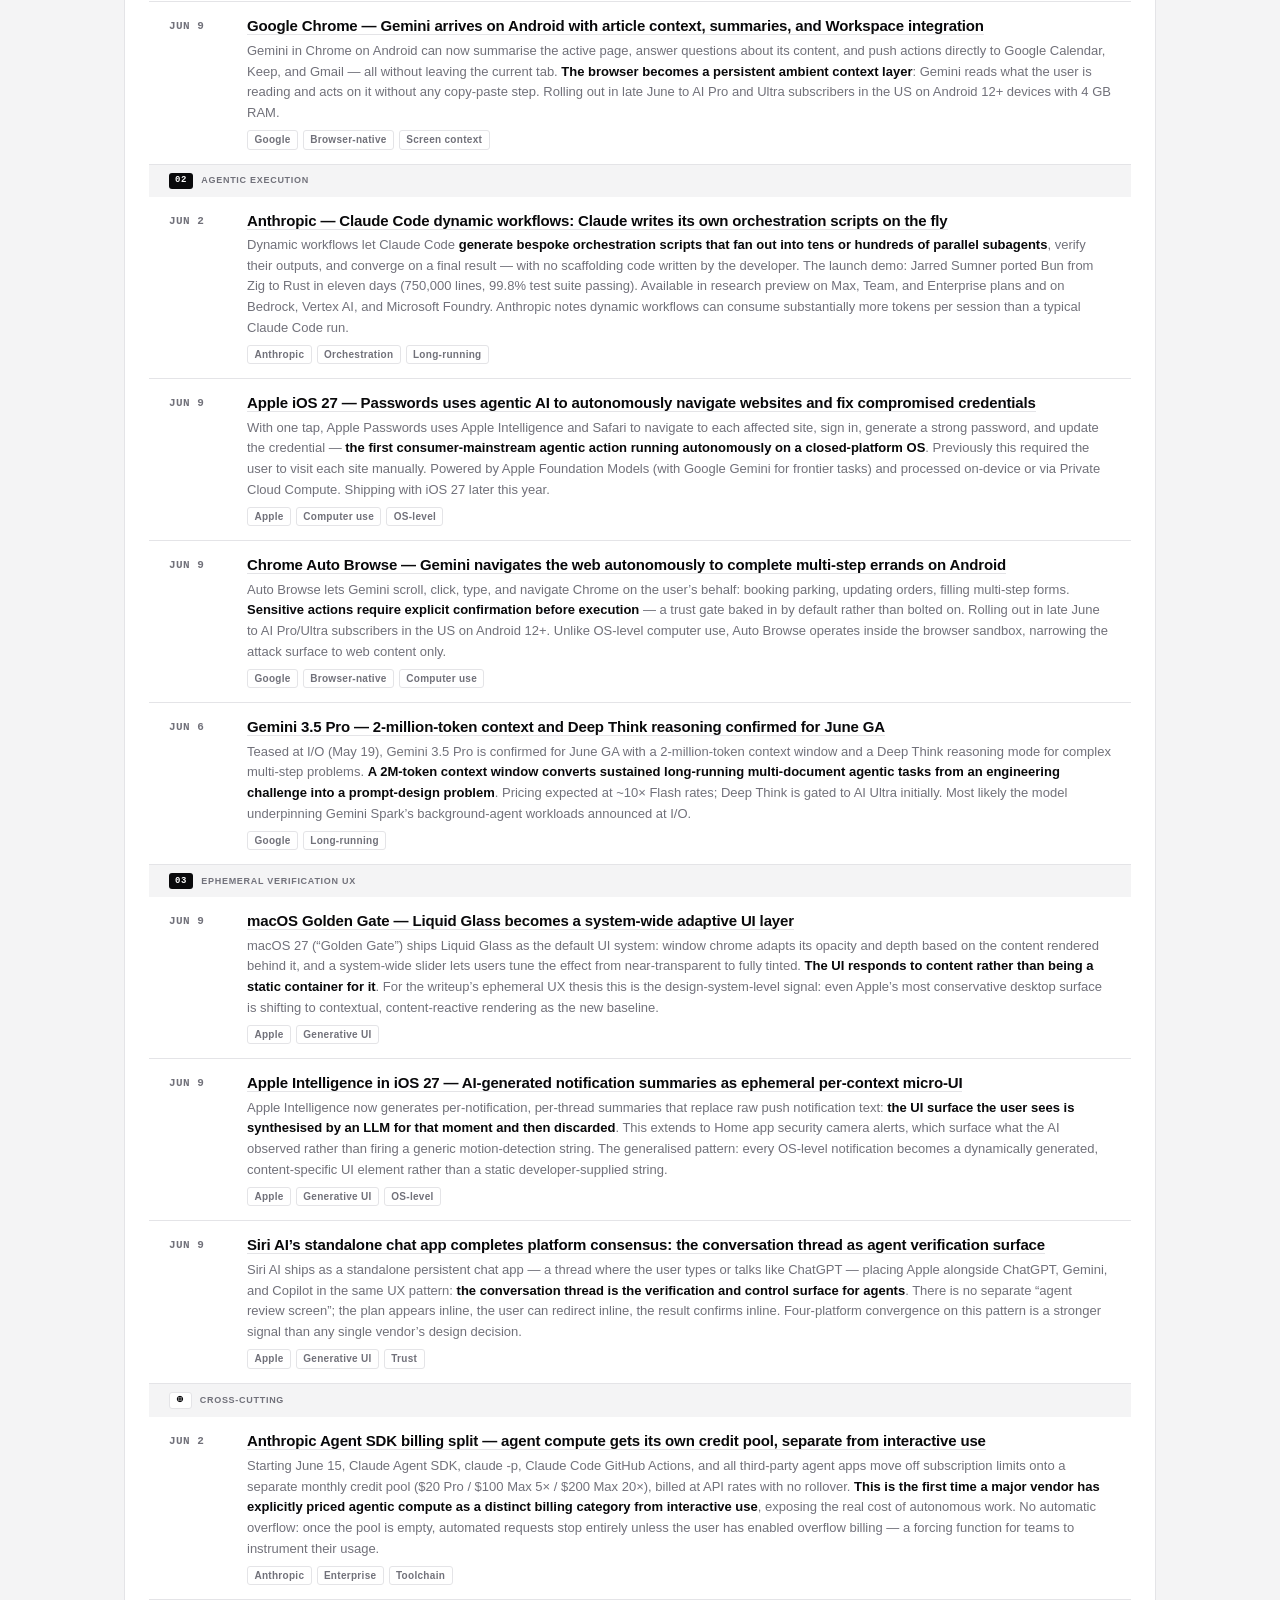
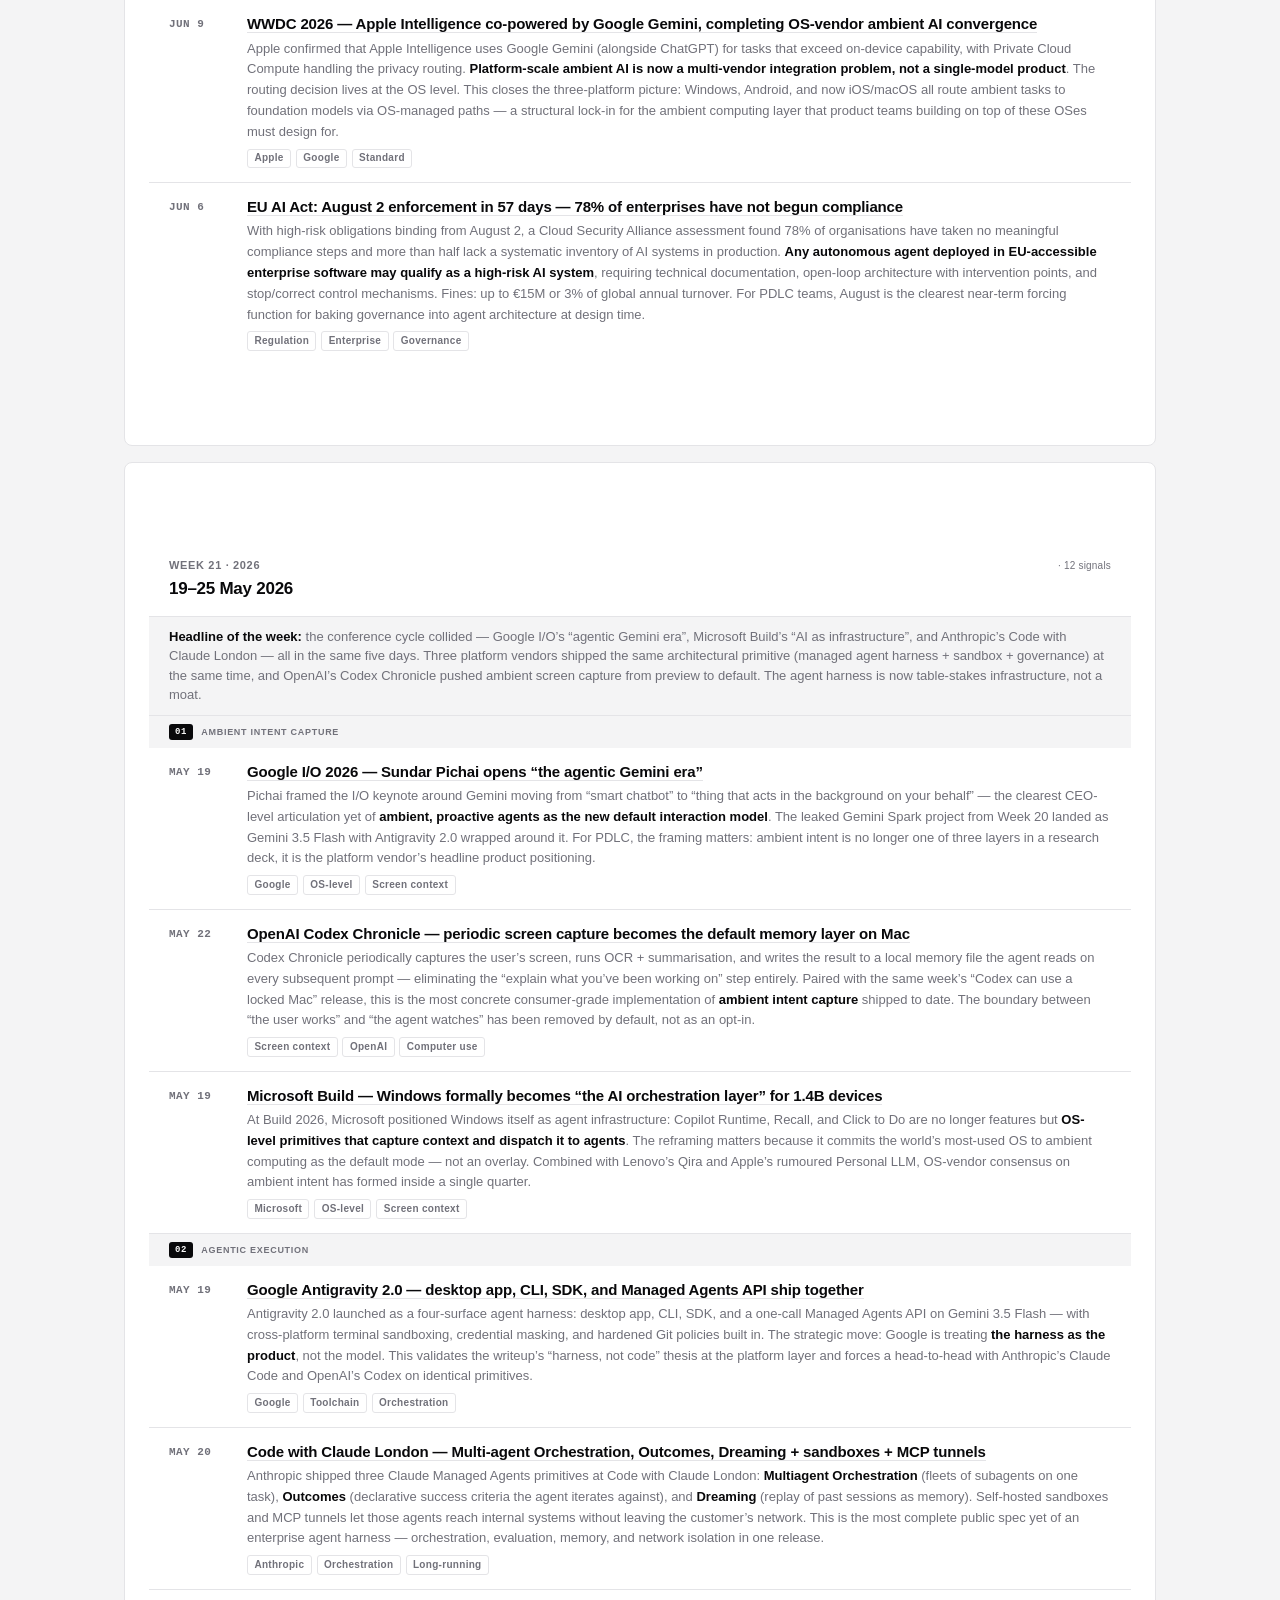
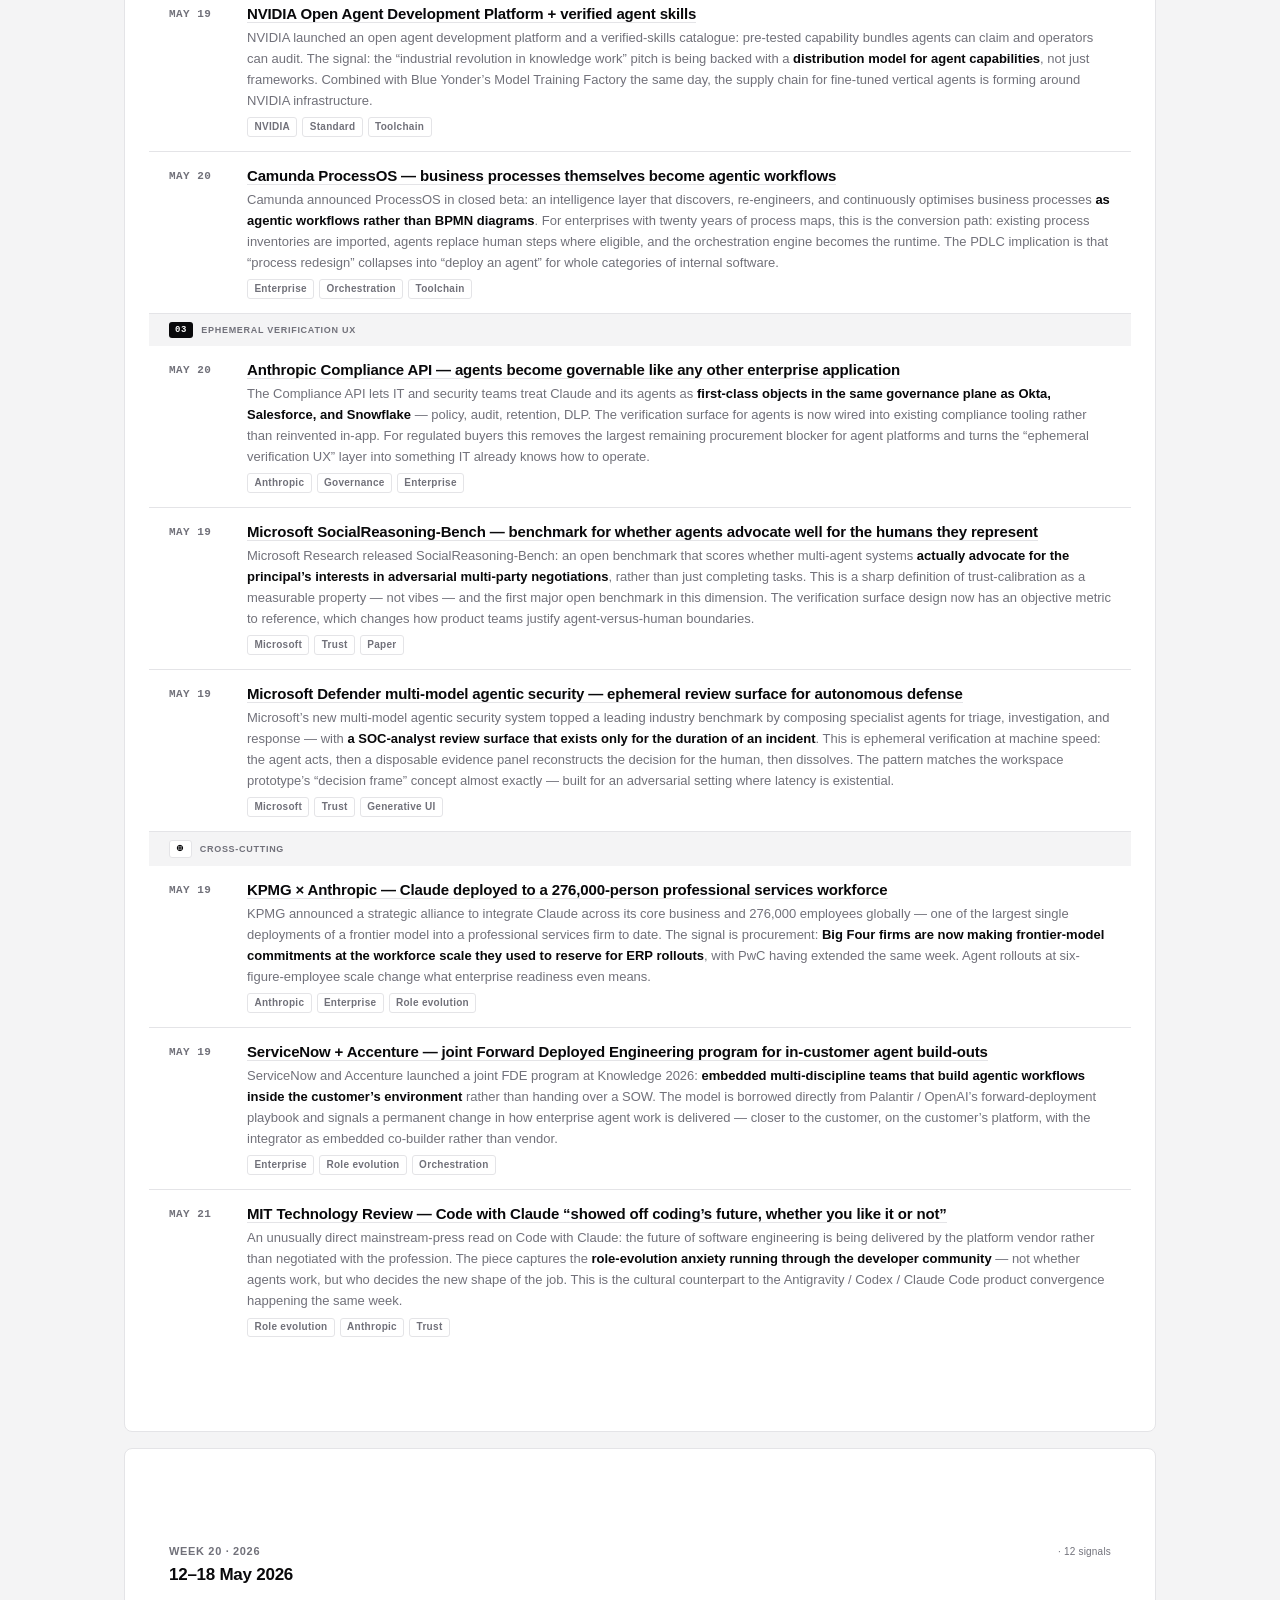
<file: signals.html>
<!DOCTYPE html>
<html lang="en">
<head>
  <meta charset="UTF-8" />
  <meta name="viewport" content="width=device-width, initial-scale=1.0" />
  <title>Signals — PDLC Futures Sketchpad</title>
  <link rel="stylesheet" href="styles.css">
  <style>
    /* ── Page chrome ─────────────────────────────────────── */
    .sig-page { background: hsl(var(--secondary)); min-height: 100vh; --sig-sdlc: hsl(40 85% 50%); }
    .sig-shell {
      max-width: 1080px; margin: 0 auto;
      padding: 5rem 1.5rem 4rem;
    }

    /* ── Hero ────────────────────────────────────────────── */
    .sig-hero {
      background: hsl(var(--background));
      border: 1px solid hsl(var(--border));
      border-radius: var(--radius);
      padding: 1.75rem 1.75rem 1.5rem;
      margin-bottom: 1.5rem;
    }
    .sig-eyebrow {
      font-size: 0.625rem; font-weight: 700;
      text-transform: uppercase; letter-spacing: 0.08em;
      color: hsl(var(--muted-foreground));
      margin-bottom: 0.5rem;
    }
    .sig-title {
      font-size: 1.75rem; font-weight: 700;
      letter-spacing: -0.025em; margin-bottom: 0.5rem;
    }
    .sig-lead {
      font-size: 0.9375rem; color: hsl(var(--muted-foreground));
      line-height: 1.65; max-width: 760px;
    }
    .sig-lead strong { color: hsl(var(--foreground)); font-weight: 600; }
    .sig-meta-row {
      display: flex; flex-wrap: wrap; gap: 0.75rem; align-items: center;
      margin-top: 1rem;
      font-size: 0.6875rem; color: hsl(var(--muted-foreground));
      letter-spacing: 0.02em;
    }
    .sig-meta-pill {
      padding: 0.2rem 0.5rem;
      border: 1px solid hsl(var(--border)); border-radius: 9999px;
      background: hsl(var(--background));
      font-weight: 600; color: hsl(var(--foreground));
      font-size: 0.625rem;
      text-transform: uppercase; letter-spacing: 0.05em;
    }
    .sig-meta-pill.pulse::before {
      content: ''; display: inline-block;
      width: 5px; height: 5px; border-radius: 50%;
      background: hsl(120 50% 45%);
      margin-right: 0.375rem; vertical-align: 1px;
      animation: pulse 2s infinite;
    }
    @keyframes pulse { 0%,100%{opacity:1} 50%{opacity:0.4} }

    /* ── Filters ─────────────────────────────────────────── */
    .sig-filters {
      display: flex; flex-wrap: wrap; gap: 0.375rem;
      margin-bottom: 1.5rem;
    }
    .sig-chip {
      font-family: inherit;
      font-size: 0.6875rem; font-weight: 500;
      padding: 0.35rem 0.75rem;
      border: 1px solid hsl(var(--border)); border-radius: 9999px;
      background: hsl(var(--background)); color: hsl(var(--muted-foreground));
      cursor: pointer; transition: all 0.12s;
    }
    .sig-chip:hover { color: hsl(var(--foreground)); }
    .sig-chip.active {
      background: hsl(var(--foreground)); color: hsl(var(--primary-foreground));
      border-color: hsl(var(--foreground));
    }
    .sig-chip-count {
      display: inline-block; margin-left: 0.3rem;
      font-size: 0.625rem; opacity: 0.7;
    }

    /* ── Week block ──────────────────────────────────────── */
    .sig-week {
      background: hsl(var(--background));
      border: 1px solid hsl(var(--border));
      border-radius: var(--radius);
      margin-bottom: 1rem; overflow: hidden;
    }
    .sig-week-hdr {
      padding: 0.875rem 1.25rem;
      border-bottom: 1px solid hsl(var(--border));
      display: flex; align-items: baseline; justify-content: space-between;
      gap: 1rem; flex-wrap: wrap;
    }
    .sig-week-num {
      font-size: 0.6875rem; font-weight: 700;
      text-transform: uppercase; letter-spacing: 0.06em;
      color: hsl(var(--muted-foreground));
    }
    .sig-week-range {
      font-size: 1.0625rem; font-weight: 700;
      letter-spacing: -0.015em;
    }
    .sig-week-tldr {
      font-size: 0.8125rem; color: hsl(var(--muted-foreground));
      line-height: 1.5; padding: 0.625rem 1.25rem;
      background: hsl(var(--secondary));
      border-bottom: 1px solid hsl(var(--border));
    }
    .sig-week-tldr strong { color: hsl(var(--foreground)); font-weight: 600; }

    /* ── Layer rail ──────────────────────────────────────── */
    .sig-layer {
      border-bottom: 1px solid hsl(var(--border));
    }
    .sig-layer:last-child { border-bottom: none; }
    .sig-layer-hdr {
      padding: 0.5rem 1.25rem;
      display: flex; align-items: center; gap: 0.5rem;
      font-size: 0.5625rem; font-weight: 800;
      text-transform: uppercase; letter-spacing: 0.08em;
      color: hsl(var(--muted-foreground));
      background: hsl(var(--secondary));
    }
    .sig-layer-num {
      font-family: ui-monospace, SFMono-Regular, Menlo, monospace;
      padding: 0.05rem 0.375rem; border-radius: 3px;
      background: hsl(var(--foreground)); color: hsl(var(--primary-foreground));
      font-size: 0.5625rem;
    }
    .sig-layer.cross .sig-layer-num {
      background: hsl(var(--background)); color: hsl(var(--foreground));
      border: 1px solid hsl(var(--border));
    }
    /* SDLC lens — the lead rail of each week */
    .sig-layer.sdlc { border-left: 3px solid var(--sig-sdlc); }
    .sig-layer.sdlc .sig-layer-hdr { color: hsl(var(--foreground)); }
    .sig-layer.sdlc .sig-layer-num { background: var(--sig-sdlc); color: hsl(30 45% 10%); }
    .sig-week-sdlc {
      font-size: 0.8125rem; color: hsl(var(--muted-foreground));
      line-height: 1.5; padding: 0.625rem 1.25rem 0.625rem calc(1.25rem - 3px);
      border-left: 3px solid var(--sig-sdlc);
      border-bottom: 1px solid hsl(var(--border));
    }
    .sig-week-sdlc strong { color: hsl(var(--foreground)); font-weight: 600; }
    .sig-week-sdlc em { color: hsl(var(--foreground)); font-style: normal; font-weight: 600; }
    .sig-chip[data-filter="sdlc"]::before {
      content: ''; display: inline-block; width: 6px; height: 6px; border-radius: 50%;
      background: var(--sig-sdlc); margin-right: 0.375rem; vertical-align: 1px;
    }

    /* ── Item ────────────────────────────────────────────── */
    .sig-item {
      padding: 0.875rem 1.25rem;
      border-top: 1px solid hsl(var(--border));
      display: grid; grid-template-columns: 64px 1fr; gap: 0.875rem;
      align-items: start;
    }
    .sig-layer .sig-item:first-of-type { border-top: 0; }
    .sig-item-date {
      font-family: ui-monospace, SFMono-Regular, Menlo, monospace;
      font-size: 0.6875rem; font-weight: 600;
      color: hsl(var(--muted-foreground));
      text-transform: uppercase; letter-spacing: 0.04em;
      padding-top: 0.125rem;
    }
    .sig-item-body { min-width: 0; }
    .sig-item-title {
      font-size: 0.9375rem; font-weight: 600;
      letter-spacing: -0.01em; margin-bottom: 0.25rem;
      line-height: 1.35;
    }
    .sig-item-title a {
      color: hsl(var(--foreground)); text-decoration: none;
      border-bottom: 1px solid hsl(var(--border));
    }
    .sig-item-title a:hover { border-bottom-color: hsl(var(--foreground)); opacity: 1; }
    .sig-item-summary {
      font-size: 0.8125rem; color: hsl(var(--muted-foreground));
      line-height: 1.6; margin-bottom: 0.375rem;
    }
    .sig-item-summary em {
      color: hsl(var(--foreground)); font-style: normal; font-weight: 600;
    }
    .sig-item-tags {
      display: flex; flex-wrap: wrap; gap: 0.3rem;
      font-size: 0.625rem;
    }
    .sig-tag {
      padding: 0.05rem 0.4rem;
      border: 1px solid hsl(var(--border)); border-radius: 3px;
      color: hsl(var(--muted-foreground));
      font-weight: 600; letter-spacing: 0.03em;
    }
    .sig-source {
      font-size: 0.625rem; color: hsl(var(--muted-foreground));
      letter-spacing: 0.02em;
    }
    .sig-source::before { content: '· '; }

    /* ── How-to / methodology ────────────────────────────── */
    .sig-method {
      margin-top: 2rem;
      background: hsl(var(--background));
      border: 1px solid hsl(var(--border));
      border-radius: var(--radius);
      padding: 1.25rem 1.5rem;
    }
    .sig-method h3 {
      font-size: 1rem; font-weight: 700;
      letter-spacing: -0.01em; margin-bottom: 0.5rem;
    }
    .sig-method p {
      font-size: 0.8125rem; color: hsl(var(--muted-foreground));
      line-height: 1.65; margin-bottom: 0.5rem;
    }
    .sig-method code {
      font-family: ui-monospace, SFMono-Regular, Menlo, monospace;
      font-size: 0.75rem; background: hsl(var(--secondary));
      padding: 0.05rem 0.3rem; border-radius: 3px;
    }
    .sig-method ol {
      margin: 0.5rem 0 0.75rem; padding-left: 1.25rem;
      font-size: 0.8125rem; color: hsl(var(--muted-foreground)); line-height: 1.7;
    }
    .sig-method ol strong { color: hsl(var(--foreground)); font-weight: 600; }

    @media (max-width: 720px) {
      .sig-item { grid-template-columns: 1fr; gap: 0.25rem; }
      .sig-item-date { padding-top: 0; }
    }
  </style>
</head>
<body class="sig-page">

<div class="progress-bar" id="progressBar"></div>

<nav>
  <div class="nav-inner">
    <div class="nav-logo">PDLC Futures Sketchpad</div>
    <button class="nav-mobile-toggle" aria-label="Toggle menu">&#9776;</button>
    <ul class="nav-links" id="navLinks">
      <li><a href="index.html">&#8592; Writeup</a></li>
      <li><a href="workspace.html">Workspace</a></li>
      <li><a href="signals.html" class="active">Signals</a></li>
      <li><a href="graph.html">Graph</a></li>
      <li><a href="usecases.html">Use Cases</a></li>
    </ul>
  </div>
</nav>

<main class="sig-shell">

  <!-- Hero -->
  <section class="sig-hero fade-in">
    <div class="sig-eyebrow">Third surface &middot; weekly cadence</div>
    <h1 class="sig-title">Signals</h1>
    <p class="sig-lead">
      A short, dated log of <strong>industry signals from the last 1&ndash;2 weeks</strong> &mdash; news, papers, posts and product moves on the topics this writeup tracks. Each week leads with the <strong>SDLC lens</strong>: how engineering process, practice and roles are changing as agents write, review, test and ship code. After that come agentic PDLC, the three-layer future of computing (<em>ambient intent &middot; agentic execution &middot; ephemeral verification</em>), product engineer role, harness engineering, trust calibration. Each item is 2&ndash;5 sentences, with a source link. New entries land here weekly &mdash; older weeks accumulate at the bottom rather than getting overwritten.
    </p>
    <div class="sig-meta-row">
      <span class="sig-meta-pill pulse">Updated weekly</span>
      <span>Last refresh &middot; <strong style="color:hsl(var(--foreground));">16 Nov 2026</strong></span>
      <span>&middot; Refresh cadence: every Sunday evening</span>
      <span>&middot; <a href="#methodology" style="color:hsl(var(--foreground));">How this is produced &rarr;</a></span>
    </div>
  </section>

  <!-- Filters (visual / progressive enhancement) -->
  <div class="sig-filters" id="sigFilters">
    <button class="sig-chip active" data-filter="all">All <span class="sig-chip-count">123</span></button>
    <button class="sig-chip" data-filter="sdlc">SDLC &middot; Engineering <span class="sig-chip-count">6</span></button>
    <button class="sig-chip" data-filter="ambient">Ambient intent <span class="sig-chip-count">24</span></button>
    <button class="sig-chip" data-filter="agentic">Agentic execution <span class="sig-chip-count">34</span></button>
    <button class="sig-chip" data-filter="ephemeral">Ephemeral UX <span class="sig-chip-count">26</span></button>
    <button class="sig-chip" data-filter="cross">Cross-cutting <span class="sig-chip-count">33</span></button>
    <a href="graph.html" class="sig-chip" style="text-decoration:none; margin-left:auto;">Graph view &rarr;</a>
  </div>

  <!-- ── Week of 9–16 November 2026 ── -->
  <section class="sig-week fade-in">
    <header class="sig-week-hdr">
      <div>
        <div class="sig-week-num">Week 46 &middot; 2026</div>
        <div class="sig-week-range">9&ndash;16 November 2026</div>
      </div>
      <div class="sig-source">16 signals</div>
    </header>
    <div class="sig-week-tldr">
      <strong>Headline of the week:</strong> Coding agents moved from single assistants to <em>coordinated teams</em>. Google shipped /swarm in Antigravity, Cursor made Projects multiplayer so teammates&rsquo; agents can message each other, Anthropic said Fable&nbsp;5.2 has led runs of more than 1,000 subagents, and Claude Code raised its limit on messages between sessions to 100,000. Controls tightened around them: Claude Code now asks before unattended scheduled tasks run skills with their own tools, MCP fixed a six-month release cadence, and OpenAI put a biometric approval step in front of agent purchases with ChatGPT Wallet. Apple shipped HomeView with screen-aware Siri AI, and Claude joined Google Meet calls as a participant.
    </div>
    <div class="sig-week-sdlc">
      <strong>SDLC shift:</strong> The unit of work is becoming <em>a coordinated group of agents with its own verifier</em>, not one developer and one assistant. Antigravity, Cursor and Claude Code all shipped ways for agents to coordinate with each other this week. Checking the work is moving away from the agent that wrote it. AWS released an emulator whose code no human wrote or reviewed, gated by agent-run build, review, security and fidelity checks, and a Stack Overflow essay argued that verification needs a separate agent with fresh context.
    </div>

    <!-- SDLC: Software engineering -->
    <div class="sig-layer sdlc" data-layer="sdlc">
      <div class="sig-layer-hdr"><span class="sig-layer-num">SE</span> Software engineering &middot; SDLC</div>

      <article class="sig-item">
        <div class="sig-item-date">Nov 9</div>
        <div class="sig-item-body">
          <div class="sig-item-title"><a href="https://www.anthropic.com/claude-fable-and-mythos-5-2" target="_blank" rel="noopener">Anthropic &mdash; Claude Fable 5.2 launch: over 90% of merged changes in Anthropic&rsquo;s core codebase are now written by Claude</a></div>
          <div class="sig-item-summary">A frontier lab is reporting that <em>authorship of its own production code has largely moved to the model</em>, with humans guiding rather than writing. The launch post says over 90% of changes merged into Anthropic&rsquo;s core codebase are written by Claude &ldquo;with human guidance.&rdquo; It also describes a team of agents migrating a production service from Python to Rust, and one engineer running more than 1,000 subagents for eight days to build a prototype operating system from an empty folder. Fable&nbsp;5.2 can act as an orchestrator that hands simpler tasks to smaller models. These are vendor-reported figures with no external audit.</div>
          <div class="sig-item-tags"><span class="sig-tag">Agentic coding</span><span class="sig-tag">Anthropic</span><span class="sig-tag">Stage &middot; Code</span></div>
        </div>
      </article>

      <article class="sig-item">
        <div class="sig-item-date">Nov 9</div>
        <div class="sig-item-body">
          <div class="sig-item-title"><a href="https://antigravity.google/docs/changelog/" target="_blank" rel="noopener">Google &mdash; Antigravity adds /swarm, then Orchestrator and Dynamic Workflows, in one week</a></div>
          <div class="sig-item-summary">Google&rsquo;s agent IDE now treats <em>one developer&rsquo;s task as work for a group of agents</em> by default. Version 2.31.0 (Nov&nbsp;9) added /swarm, which coordinates multiple subagents over a message board for long-horizon tasks. Gemini 4 Hydrogen (Nov&nbsp;12) arrived with Orchestrator, which plans and executes across Hydrogen and Gemini 4 Carbon in one session. Version 2.32.0 (Nov&nbsp;13) lets agents script parallel subagents in Python. Third-party testers report that /swarm assigns verifier agents to check workers&rsquo; diffs; Google&rsquo;s changelog does not describe that.</div>
          <div class="sig-item-tags"><span class="sig-tag">Parallelism</span><span class="sig-tag">Google</span><span class="sig-tag">Stage &middot; Code</span></div>
        </div>
      </article>

      <article class="sig-item">
        <div class="sig-item-date">Nov 10</div>
        <div class="sig-item-body">
          <div class="sig-item-title"><a href="https://cursor.com/blog/projects-multiplayer" target="_blank" rel="noopener">Cursor &mdash; Projects is now multiplayer: teammates&rsquo; agents share context and message each other</a></div>
          <div class="sig-item-summary">Coordination between engineers is starting to happen <em>between their agents</em>, not only in standups and PR comments. Each teammate keeps a personal coordinator and worker agents, while a shared context layer holds specs, diagrams and decisions. Cursor says &ldquo;a decision made in one chat is accessible to every agent in the Project.&rdquo; A task board shows who and which agent owns each task and the PR behind it. Agents can agree on the order of schema and feature changes to avoid merge conflicts, and an on-call coordinator can take over in-flight work from the previous owner. It is in beta for all users.</div>
          <div class="sig-item-tags"><span class="sig-tag">Team shape</span><span class="sig-tag">Cursor</span><span class="sig-tag">Orchestration</span></div>
        </div>
      </article>

      <article class="sig-item">
        <div class="sig-item-date">Nov 11</div>
        <div class="sig-item-body">
          <div class="sig-item-title"><a href="https://www.aboutamazon.com/news/aws/how-autonomous-ai-agents-built-aws-emulator" target="_blank" rel="noopener">AWS &mdash; AWS Emulator, a local copy of the AWS APIs written entirely by autonomous agents</a></div>
          <div class="sig-item-summary">This is a public, shipped product where <em>no human wrote or reviewed the code</em>; trust comes from the merge gate instead. Three agent teams run a loop: one writes fidelity tests from AWS API models and checks them against real AWS, one replays them against the emulator and files failures, and one fixes issues. Each fix passes an agent-run gate for build, code review, security and fidelity. Humans designed the guardrails and the gate. AWS says that without the gate &ldquo;we wouldn&rsquo;t trust what our agents are building,&rdquo; and warns against using the emulator for production or security validation. It is released under CC0.</div>
          <div class="sig-item-tags"><span class="sig-tag">Testing</span><span class="sig-tag">Engineering practice</span><span class="sig-tag">Stage &middot; Test</span></div>
        </div>
      </article>

      <article class="sig-item">
        <div class="sig-item-date">Nov 12</div>
        <div class="sig-item-body">
          <div class="sig-item-title"><a href="https://code.claude.com/docs/en/changelog" target="_blank" rel="noopener">Anthropic &mdash; Claude Code 2.1.323: Code Mode and a 100,000-message inter-session limit</a></div>
          <div class="sig-item-summary">Agent-to-agent messaging is being sized for <em>far larger multi-session swarms</em>. The inter-session message limit rises from about 20 to 100,000, and split-pane teammates now check that requests come from their team lead. Code Mode is an experimental opt-in where Claude writes JavaScript to call its tools. When safeguards stop a subagent or forked skill, Claude is now told to retry with a narrower prompt or tell the user instead of doing the work itself.</div>
          <div class="sig-item-tags"><span class="sig-tag">Orchestration</span><span class="sig-tag">Parallelism</span><span class="sig-tag">Anthropic</span></div>
        </div>
      </article>

      <article class="sig-item">
        <div class="sig-item-date">Nov 13</div>
        <div class="sig-item-body">
          <div class="sig-item-title"><a href="https://stackoverflow.blog/2026/11/13/your-coding-agent-shouldn-t-grade-its-own-homework" target="_blank" rel="noopener">Stack Overflow blog &mdash; Your coding agent shouldn&rsquo;t grade its own homework</a></div>
          <div class="sig-item-summary">The essay names a practice shift: <em>verification should come from a separate agent</em> that has the requirements and the running app, but not the coder&rsquo;s history. It describes three failure modes: shallow checks, shared blind spots, and pressure to declare completion in long sessions. In an audit of 1,000 AI-written unit tests, the author&rsquo;s company rated 9.6% as useful verification. The author recommends keeping acceptance criteria out of the coding agent&rsquo;s reach and measuring defects caught per unit of spend instead of test counts. The author is CTO of Momentic, which sells verification tooling, and the audit is that company&rsquo;s own.</div>
          <div class="sig-item-tags"><span class="sig-tag">Testing</span><span class="sig-tag">Code review</span><span class="sig-tag">Stage &middot; Test</span></div>
        </div>
      </article>
    </div>

    <!-- Layer 1: Ambient intent capture -->
    <div class="sig-layer" data-layer="ambient">
      <div class="sig-layer-hdr"><span class="sig-layer-num">01</span> Ambient intent capture</div>

      <article class="sig-item">
        <div class="sig-item-date">Nov 12</div>
        <div class="sig-item-body">
          <div class="sig-item-title"><a href="https://support.claude.com/en/articles/12138966-release-notes" target="_blank" rel="noopener">Anthropic &mdash; Claude Meetings (beta) joins Google Meet as a participant</a></div>
          <div class="sig-item-summary">Meetings are where a lot of product intent is spoken but never captured, and this puts an agent <em>in the room as a visible participant</em>. Claude Meetings is rolling out in beta on Team and Enterprise plans in Claude and Claude Desktop. Claude can take notes, answer questions during the call, and build artifacts such as docs, whiteboards and slides.</div>
          <div class="sig-item-tags"><span class="sig-tag">Voice</span><span class="sig-tag">Enterprise</span><span class="sig-tag">Anthropic</span></div>
        </div>
      </article>

      <article class="sig-item">
        <div class="sig-item-date">Nov 13</div>
        <div class="sig-item-body">
          <div class="sig-item-title"><a href="https://www.apple.com/newsroom/2026/11/apple-homeview-available-today/" target="_blank" rel="noopener">Apple &mdash; HomeView ships with Siri AI, face recognition and on-screen awareness</a></div>
          <div class="sig-item-summary">Apple now sells a home device built to <em>recognise who is in the room and what is on the screen</em>. HomeView recognises up to six people by face and shows each person their own messages, calendar and reminders. With a paired iPhone or iPad, Siri AI can use personal context and act across apps, and it can answer or act on what is on screen. Personal content appears only when the paired device is present and recently unlocked. Siri AI is a beta, English-only at launch, and not available in the EU.</div>
          <div class="sig-item-tags"><span class="sig-tag">Apple</span><span class="sig-tag">Hardware</span><span class="sig-tag">Screen context</span></div>
        </div>
      </article>
    </div>

    <!-- Layer 2: Agentic execution -->
    <div class="sig-layer" data-layer="agentic">
      <div class="sig-layer-hdr"><span class="sig-layer-num">02</span> Agentic execution</div>

      <article class="sig-item">
        <div class="sig-item-date">Nov 10</div>
        <div class="sig-item-body">
          <div class="sig-item-title"><a href="https://techcrunch.com/2026/11/10/openai-rolls-out-new-business-profiles-making-chatgpt-just-a-little-bit-more-like-google/" target="_blank" rel="noopener">OpenAI &mdash; Business Hub lets verified companies publish profiles and launch their own agents inside ChatGPT</a></div>
          <div class="sig-item-summary">Businesses can now place <em>their own agent inside the assistant</em> where customers already ask questions, instead of waiting to be found through a website. Verified companies can create profiles, similar to Google business profiles, and see views, mentions and website clicks. Eligible companies can launch a specialised agent that answers questions about their products. Profiles are in beta and business agents are limited to eligible companies. OpenAI has not described its verification process in detail.</div>
          <div class="sig-item-tags"><span class="sig-tag">OpenAI</span><span class="sig-tag">Enterprise</span></div>
        </div>
      </article>

      <article class="sig-item">
        <div class="sig-item-date">Nov 13</div>
        <div class="sig-item-body">
          <div class="sig-item-title"><a href="https://code.claude.com/docs/en/changelog" target="_blank" rel="noopener">Anthropic &mdash; Claude Code 2.1.325: background MCP tasks can wait for an answer</a></div>
          <div class="sig-item-summary">Background agents need a way to ask a human a question <em>without blocking or being lost</em>. Pressing Esc on a background MCP task&rsquo;s question now means &ldquo;answer later&rdquo;: nothing is sent and the question stays in <code>/tasks</code>, and Claude is told when a task is waiting. Subagents cut off at the output token limit are asked to resend a shorter full answer, and worktree-isolated agents are refused <code>git bisect run</code>.</div>
          <div class="sig-item-tags"><span class="sig-tag">Long-running</span><span class="sig-tag">Orchestration</span><span class="sig-tag">Anthropic</span></div>
        </div>
      </article>
    </div>

    <!-- Layer 3: Ephemeral verification UX -->
    <div class="sig-layer" data-layer="ephemeral">
      <div class="sig-layer-hdr"><span class="sig-layer-num">03</span> Ephemeral verification UX</div>

      <article class="sig-item">
        <div class="sig-item-date">Nov 13</div>
        <div class="sig-item-body">
          <div class="sig-item-title"><a href="https://openai.com/index/introducing-chatgpt-wallet/" target="_blank" rel="noopener">OpenAI &mdash; ChatGPT Wallet: agents check out on your behalf after a biometric approval</a></div>
          <div class="sig-item-summary">This sets out <em>what a payment approval looks like when an agent does the shopping</em>. Before each purchase the user reviews the items, total and card, then confirms with Face ID or a fingerprint. Each approval leaves a record of what was authorised. The network issues a token so neither the agent nor the merchant sees the card number. It was built with American Express, Chase, Mastercard and Visa. It is rolling out to US ChatGPT Pro subscribers. OpenAI says spending limits and pre-approved categories may come later.</div>
          <div class="sig-item-tags"><span class="sig-tag">Trust</span><span class="sig-tag">OpenAI</span></div>
        </div>
      </article>
    </div>

    <!-- Cross-cutting -->
    <div class="sig-layer cross" data-layer="cross">
      <div class="sig-layer-hdr"><span class="sig-layer-num">&#8853;</span> Cross-cutting</div>

      <article class="sig-item">
        <div class="sig-item-date">Nov 10</div>
        <div class="sig-item-body">
          <div class="sig-item-title"><a href="https://newsroom.ibm.com/2026-11-10-ibm-and-microsoft-announce-a-new-ai-agent-platform-designed-for-industry-specific-transformation" target="_blank" rel="noopener">IBM and Microsoft &mdash; Imagine Enterprise, a joint platform for industry agents with forward-deployed engineers</a></div>
          <div class="sig-item-summary">Consulting firms and platform vendors are packaging agents as <em>delivered engagements</em>, not tools. Imagine Enterprise combines IBM Consulting&rsquo;s library of more than 6,000 agents and assets with Microsoft Foundry, GitHub Copilot, Copilot Studio, Entra, Purview and Defender. Initial industries are financial services, insurance and retail. Clients can have IBM deploy and run it, co-develop it, or manage it themselves. Qualifying engagements include forward-deployed engineering support.</div>
          <div class="sig-item-tags"><span class="sig-tag">Enterprise</span><span class="sig-tag">Microsoft</span><span class="sig-tag">Vertical &middot; Finance</span></div>
        </div>
      </article>

      <article class="sig-item">
        <div class="sig-item-date">Nov 10</div>
        <div class="sig-item-body">
          <div class="sig-item-title"><a href="https://blog.modelcontextprotocol.io/posts/exploring-file-uploads-and-downloads-in-mcp/" target="_blank" rel="noopener">MCP &mdash; Exploring File Uploads and Downloads in MCP</a></div>
          <div class="sig-item-summary">Agents handling real artifacts need file transfer that <em>keeps bytes out of the model&rsquo;s context</em>. A draft extension, <code>io.modelcontextprotocol/files</code>, has the server mark file arguments, the client get approval and send only metadata, and the upload go directly to a target the server supplies. Downloads return a URL in <code>_meta</code> that the client fetches over HTTPS. It is experimental with no reference implementation yet, and the authors expect a stable optional extension before year end.</div>
          <div class="sig-item-tags"><span class="sig-tag">Standard</span><span class="sig-tag">Toolchain</span><span class="sig-tag">Open source</span></div>
        </div>
      </article>

      <article class="sig-item">
        <div class="sig-item-date">Nov 11</div>
        <div class="sig-item-body">
          <div class="sig-item-title"><a href="https://blog.modelcontextprotocol.io/posts/mcp-release-cycle/" target="_blank" rel="noopener">MCP &mdash; A More Predictable Release Cycle for MCP</a></div>
          <div class="sig-item-summary">Enterprises planning around MCP now get <em>a fixed six-month spec cadence</em>. Releases are generally published on the last Tuesday of March and September, and the next is targeted for 30 March 2027 as <code>2027-03-30</code>. Planning starts eight months ahead with soft and hard freezes and Tier 1 SDK betas, and unready proposals slip to a later release. Luca Chang joins as a release manager, and no client or server changes are required.</div>
          <div class="sig-item-tags"><span class="sig-tag">Standard</span><span class="sig-tag">Open source</span></div>
        </div>
      </article>

      <article class="sig-item">
        <div class="sig-item-date">Nov 12</div>
        <div class="sig-item-body">
          <div class="sig-item-title"><a href="https://claude.com/resources/articles/self-hosted-claude-managed-agents" target="_blank" rel="noopener">Anthropic &mdash; Self-hosted Claude Managed Agents: the full agent service inside the customer&rsquo;s perimeter</a></div>
          <div class="sig-item-summary">This removes a <em>data-residency blocker</em> for regulated enterprises adopting managed agents. Customers run the server, database and workers, including the harness, sandboxes, credentials and session history, in their own cloud or on premises. Model requests go where the customer chooses: Anthropic, Amazon Bedrock, Google&rsquo;s Agent Platform, Microsoft Foundry, or their own gateway. It is in private beta through Anthropic account teams.</div>
          <div class="sig-item-tags"><span class="sig-tag">Enterprise</span><span class="sig-tag">Governance</span><span class="sig-tag">Anthropic</span></div>
        </div>
      </article>

      <article class="sig-item">
        <div class="sig-item-date">Nov 13</div>
        <div class="sig-item-body">
          <div class="sig-item-title"><a href="https://code.claude.com/docs/en/changelog" target="_blank" rel="noopener">Anthropic &mdash; Claude Code 2.1.325: scheduled tasks and sandboxed Bash ask before running</a></div>
          <div class="sig-item-summary">Defaults are shifting from <em>implicit trust to explicit allow-listing</em> for unattended work. Scheduled tasks and <code>/loop</code> now ask before running a skill that declares <code>allowed-tools</code> or hooks, unless <code>Skill(name)</code> is in <code>permissions.allow</code>. Sandboxed Bash follows the normal permission flow unless <code>sandbox.autoAllowBashIfSandboxed</code> is set, and read-only git commands ask first in untrusted repositories. Release 2.1.323 also asks for confirmation on MCP sign-in even in bypass and auto modes.</div>
          <div class="sig-item-tags"><span class="sig-tag">Trust</span><span class="sig-tag">Governance</span><span class="sig-tag">Anthropic</span></div>
        </div>
      </article>
    </div>
  </section>

  <!-- ── Week of 2–8 November 2026 ── -->
  <section class="sig-week fade-in">
    <header class="sig-week-hdr">
      <div>
        <div class="sig-week-num">Week 45 &middot; 2026</div>
        <div class="sig-week-range">2&ndash;8 November 2026</div>
      </div>
      <div class="sig-source">4 signals</div>
    </header>
    <div class="sig-week-tldr">
      <strong>Headline of the week:</strong> The signal is <em>control-plane hardening for background agents</em>. Claude Code made MCP calls and subagents run in the background and reopenable, while a new setting denies any action that would wait on a permission prompt. Claude Enterprise added a security center, inference hooks and project cost tags. Ambient and ephemeral rails are empty: nothing in the window met the bar, and several primary-source sites were unreachable from this run.
    </div>

    <!-- Layer 2: Agentic execution -->
    <div class="sig-layer" data-layer="agentic">
      <div class="sig-layer-hdr"><span class="sig-layer-num">02</span> Agentic execution</div>

      <article class="sig-item">
        <div class="sig-item-date">Nov 6</div>
        <div class="sig-item-body">
          <div class="sig-item-title"><a href="https://code.claude.com/docs/en/changelog" target="_blank" rel="noopener">Anthropic &mdash; Claude Code 2.1.319: background MCP tasks and reopenable subagents</a></div>
          <div class="sig-item-summary">Long-running agent work is being treated as <em>a managed pool of background jobs</em> rather than a blocking chat turn. MCP tasks now start in the background and Claude is notified when they finish. A new &ldquo;Earlier in this session&rdquo; row in <code>/tasks</code> lists finished subagents so they can be reopened and messaged after a restart. Subagents stop and report when safeguards halt them instead of doing the work themselves. Release 2.1.318 (Nov 4) also moves a background subagent&rsquo;s shell command to the background after 3 minutes so the prompt cache does not expire.</div>
          <div class="sig-item-tags"><span class="sig-tag">Long-running</span><span class="sig-tag">Orchestration</span><span class="sig-tag">Anthropic</span></div>
        </div>
      </article>
    </div>

    <!-- Cross-cutting -->
    <div class="sig-layer cross" data-layer="cross">
      <div class="sig-layer-hdr"><span class="sig-layer-num">&#8853;</span> Cross-cutting</div>

      <article class="sig-item">
        <div class="sig-item-date">Nov 6</div>
        <div class="sig-item-body">
          <div class="sig-item-title"><a href="https://code.claude.com/docs/en/changelog" target="_blank" rel="noopener">Anthropic &mdash; Claude Code 2.1.319: deny instead of prompting, and server-checked auto mode</a></div>
          <div class="sig-item-summary">Unattended agents need a permission mode that <em>fails closed rather than waiting for a human who is not there</em>. The new <code>permissions.denyInsteadOfPrompting</code> setting denies any tool call that would wait on a prompt and lets the turn continue, in terminal sessions, subagents and teammates. Behind a gateway, calls the server-side auto mode check cannot assess are now asked about or denied, and a project&rsquo;s settings or a plugin can no longer re-enable a server check the user turned off. Monitor&rsquo;s WebSocket watch now applies deny and ask rules to every Bash command.</div>
          <div class="sig-item-tags"><span class="sig-tag">Trust</span><span class="sig-tag">Governance</span><span class="sig-tag">Anthropic</span></div>
        </div>
      </article>

      <article class="sig-item">
        <div class="sig-item-date">Nov 5</div>
        <div class="sig-item-body">
          <div class="sig-item-title"><a href="https://support.claude.com/en/articles/12138966-release-notes" target="_blank" rel="noopener">Anthropic &mdash; New security and admin controls for Claude Enterprise</a></div>
          <div class="sig-item-summary">Enterprise buyers now get <em>a security center and inference hooks</em> for governing agent use centrally. The release notes list a security center, inference hooks, centralized management and additional access controls, several of them in beta. The notes give no detail on what the inference hooks can inspect or block.</div>
          <div class="sig-item-tags"><span class="sig-tag">Enterprise</span><span class="sig-tag">Governance</span><span class="sig-tag">Anthropic</span></div>
        </div>
      </article>

      <article class="sig-item">
        <div class="sig-item-date">Nov 6</div>
        <div class="sig-item-body">
          <div class="sig-item-title"><a href="https://support.claude.com/en/articles/12138966-release-notes" target="_blank" rel="noopener">Anthropic &mdash; Track spend by cost code with project tags (beta)</a></div>
          <div class="sig-item-summary">Agent spend can now be charged back <em>to the cost codes finance already uses</em>. Eligible Enterprise organizations can tag projects with existing codes, such as charge codes or client-matter numbers, and see most project spend by tag. It follows last week&rsquo;s workstream reports and pooled budgets.</div>
          <div class="sig-item-tags"><span class="sig-tag">Enterprise</span><span class="sig-tag">Governance</span><span class="sig-tag">Anthropic</span></div>
        </div>
      </article>
    </div>
  </section>

  <!-- ── Week of 27 October – 1 November 2026 ── -->
  <section class="sig-week fade-in">
    <header class="sig-week-hdr">
      <div>
        <div class="sig-week-num">Week 44 &middot; 2026</div>
        <div class="sig-week-range">27 October &ndash; 1 November 2026</div>
      </div>
      <div class="sig-source">4 signals</div>
    </header>
    <div class="sig-week-tldr">
      <strong>Headline of the week:</strong> A quiet week for launches and a busy one for <em>enterprise rollout mechanics</em>. Anthropic put a 40% government discount through GSA, shipped admin reporting that attributes Claude spend to workstreams, and published a playbook for proving Claude Code ROI against PR-cycle baselines. Claude for Legal also gained a gallery of shareable, prebuilt artifacts. Ambient and agentic rails are empty: nothing in the window met the bar.
    </div>

    <!-- Layer 3: Ephemeral verification UX -->
    <div class="sig-layer" data-layer="ephemeral">
      <div class="sig-layer-hdr"><span class="sig-layer-num">03</span> Ephemeral verification UX</div>

      <article class="sig-item">
        <div class="sig-item-date">Oct 28</div>
        <div class="sig-item-body">
          <div class="sig-item-title"><a href="https://claude.com/resources/articles/introducing-artifacts-for-legal-work" target="_blank" rel="noopener">Anthropic &mdash; Introducing artifacts for legal work</a></div>
          <div class="sig-item-summary">Generated interactive tools are becoming <em>the unit of professional review</em>: Claude for Legal now ships a gallery of artifacts such as cite checkers, matter trackers and playbook-deviation reviewers. Each opens with an example, takes the user&rsquo;s own documents, produces a first pass, and links every output to its source so a lawyer can verify it. Partner-built artifacts come from Goodwin, Harvey, Foley &amp; Lardner and PwC, and sharing settings are meant to support ethical walls between teams. More than 60 legal connectors have been added since launch in May.</div>
          <div class="sig-item-tags"><span class="sig-tag">Generative UI</span><span class="sig-tag">Anthropic</span><span class="sig-tag">Vertical &middot; Legal</span></div>
        </div>
      </article>
    </div>

    <!-- Cross-cutting -->
    <div class="sig-layer cross" data-layer="cross">
      <div class="sig-layer-hdr"><span class="sig-layer-num">&#8853;</span> Cross-cutting</div>

      <article class="sig-item">
        <div class="sig-item-date">Oct 27</div>
        <div class="sig-item-body">
          <div class="sig-item-title"><a href="https://www.anthropic.com/news/expanding-partnership-gsa" target="_blank" rel="noopener">Anthropic &mdash; Expanding our partnership with GSA to bring Claude to all levels of government</a></div>
          <div class="sig-item-summary">Public-sector procurement of agentic tools just got a <em>price and contract vehicle</em>: a 40% discount on Claude Enterprise, Claude for Government and the API, bought through GSA&rsquo;s Multiple Award Schedule with no minimum spend commitment. It extends to state, local, tribal and territorial governments. Anthropic says about 500 US government organisations use Claude and that federal civilian usage grew about 20-fold in a year. Claude for Government holds FedRAMP High authorization, while Claude Enterprise is in process for FedRAMP Moderate.</div>
          <div class="sig-item-tags"><span class="sig-tag">Enterprise</span><span class="sig-tag">Regulation</span><span class="sig-tag">Anthropic</span></div>
        </div>
      </article>

      <article class="sig-item">
        <div class="sig-item-date">Oct 28</div>
        <div class="sig-item-body">
          <div class="sig-item-title"><a href="https://claude.com/resources/articles/smart-reports-surveys-pooled-budgets" target="_blank" rel="noopener">Anthropic &mdash; Smart reports, surveys, and pooled group budgets for Claude Enterprise</a></div>
          <div class="sig-item-summary">Agent spend is now reportable <em>by workstream rather than by seat</em>, which is what finance and platform owners need to govern it. Smart reports sample a team&rsquo;s transcripts, group the work into workstreams, and show spend, deliverables and friction points such as a missing connector, with suggestions for turning recurring workflows into skills. Pooled group budgets let heavy users draw on a shared monthly pool while member limits remain a guardrail, with admin alerts at 50%, 75%, 95% and 100%. Anthropic states reports are not for evaluating individual performance.</div>
          <div class="sig-item-tags"><span class="sig-tag">Enterprise</span><span class="sig-tag">Governance</span><span class="sig-tag">Anthropic</span></div>
        </div>
      </article>

      <article class="sig-item">
        <div class="sig-item-date">Oct 27</div>
        <div class="sig-item-body">
          <div class="sig-item-title"><a href="https://claude.com/resources/articles/how-to-manage-costs-and-demonstrate-roi-for-claude-code-on-google-cloud" target="_blank" rel="noopener">Anthropic &mdash; Manage costs and demonstrate ROI for Claude Code on Google Cloud</a></div>
          <div class="sig-item-summary">A vendor playbook that frames coding-agent ROI as <em>usage, satisfaction and impact against a pre-rollout baseline</em>. Impact metrics are PR cycle time, review turnaround, review iterations per PR and merged PRs of a defined class. It warns that Claude Code&rsquo;s PR metric counts PRs it creates, not PRs that merge, so it must be correlated with GitHub or GitLab and ticketing data. Cost controls include per-user and per-group spend caps with warnings at 75% and 95%, and OpenTelemetry metrics by user, team, skill, plugin, agent and MCP server. The customer examples it cites give no baselines or costs.</div>
          <div class="sig-item-tags"><span class="sig-tag">Enterprise</span><span class="sig-tag">Toolchain</span><span class="sig-tag">Anthropic</span></div>
        </div>
      </article>
    </div>
  </section>

  <!-- ── Week of 18–26 October 2026 ── -->
  <section class="sig-week fade-in">
    <header class="sig-week-hdr">
      <div>
        <div class="sig-week-num">Week 44 &middot; 2026</div>
        <div class="sig-week-range">18&ndash;26 October 2026</div>
      </div>
      <div class="sig-source">8 signals</div>
    </header>
    <div class="sig-week-tldr">
      <strong>Headline of the week:</strong> Proactive personal agents moved from announcement to scale. Meta said Muse has passed 10&nbsp;million users with shopping as the top use, and Anthropic opened Claude Duet, an agent that <em>watches connected accounts and reaches out only when something needs you</em>. Duet&rsquo;s safety write-up puts the approval check <em>outside the working model</em> and names approval fatigue as an open calibration problem. Agent Skills joined MCP at the Agentic AI Foundation, and Anthropic argued that many enterprise multi-agent harnesses should be <em>folded back into a single loop</em>.
    </div>

    <!-- Layer 1: Ambient intent capture -->
    <div class="sig-layer" data-layer="ambient">
      <div class="sig-layer-hdr"><span class="sig-layer-num">01</span> Ambient intent capture</div>

      <article class="sig-item">
        <div class="sig-item-date">Oct 21</div>
        <div class="sig-item-body">
          <div class="sig-item-title"><a href="https://claude.com/resources/articles/claude-duet" target="_blank" rel="noopener">Anthropic &mdash; Claude Duet, a proactive agent that monitors connected apps and messages you only when something needs attention</a></div>
          <div class="sig-item-summary">Duet makes intent capture <em>continuous rather than prompted</em>: it sends a morning summary of the most important items across connected apps, then checks those accounts every few hours and messages the user only when something needs attention. Users set what they want to hear about and how often. It runs on its own virtual machine and browser, so delegated tasks such as scheduling, dashboards or prototypes continue with the user&rsquo;s device off. It is a waitlisted research preview for US Pro and Max subscribers on web, iOS and Android, built around Claude Opus&nbsp;5.5, and Anthropic says it &ldquo;still might misread a thread or miscalibrate what&rsquo;s urgent.&rdquo;</div>
          <div class="sig-item-tags"><span class="sig-tag">Anthropic</span><span class="sig-tag">Long-running</span><span class="sig-tag">Screen context</span></div>
        </div>
      </article>
    </div>

    <!-- Layer 2: Agentic execution -->
    <div class="sig-layer" data-layer="agentic">
      <div class="sig-layer-hdr"><span class="sig-layer-num">02</span> Agentic execution</div>

      <article class="sig-item">
        <div class="sig-item-date">Oct 21</div>
        <div class="sig-item-body">
          <div class="sig-item-title"><a href="https://techcrunch.com/2026/10/21/meta-says-muse-has-over-10m-users-with-shopping-a-top-activity/" target="_blank" rel="noopener">Meta &mdash; Muse passes 10 million users, with shopping as the top activity</a></div>
          <div class="sig-item-summary">This is the first scale number for a consumer agent that <em>completes transactions</em> rather than answering questions. On its Q3 earnings call Meta said Muse has passed 10&nbsp;million users, a quarter of them daily, with shopping the most common use. Zuckerberg said Meta plans to charge businesses a fee when Muse helps complete a sale. He later said volume was high enough that Meta asked Stripe to raise its credit limits.</div>
          <div class="sig-item-tags"><span class="sig-tag">Meta</span><span class="sig-tag">Browser-native</span></div>
        </div>
      </article>

      <article class="sig-item">
        <div class="sig-item-date">Oct 23</div>
        <div class="sig-item-body">
          <div class="sig-item-title"><a href="https://claude.com/resources/articles/unified-claude-enterprise" target="_blank" rel="noopener">Anthropic &mdash; Claude chat and Cowork merge into one surface for Enterprise, with cloud tasks that outlive the laptop</a></div>
          <div class="sig-item-summary">Enterprise users <em>no longer pick between a chat tool and an agent tool</em> before starting work. A conversation starts as chat and moves into an isolated cloud VM when a task needs code or files. That work keeps running after the laptop closes and can be resumed on any device. Network access is off by default for Enterprise, connector credentials stay outside the sandbox, and admins get per-role model entitlements, spend limits and pooled group budgets. The unified experience reached Pro and Max in September.</div>
          <div class="sig-item-tags"><span class="sig-tag">Anthropic</span><span class="sig-tag">Enterprise</span><span class="sig-tag">Long-running</span></div>
        </div>
      </article>

      <article class="sig-item">
        <div class="sig-item-date">Oct 21</div>
        <div class="sig-item-body">
          <div class="sig-item-title"><a href="https://claude.com/resources/articles/claude-security-now-scans-continuously-and-tracks-fixes" target="_blank" rel="noopener">Anthropic &mdash; Claude Security now scans repositories continuously and tracks findings until fixed</a></div>
          <div class="sig-item-summary">Security review turns from a periodic gate into a <em>standing agent attached to the repository</em>. After a baseline scan, Claude rescans changes based on risk and complexity. It marks a finding fixed wherever the fix lands and reopens it if the issue returns. Each project carries an editable, auto-generated threat model that drives severity ratings and attack-path explanations. A public API, webhooks and an MCP connector let findings flow into other agents. It is in public beta for Claude Enterprise.</div>
          <div class="sig-item-tags"><span class="sig-tag">Anthropic</span><span class="sig-tag">Long-running</span><span class="sig-tag">Toolchain</span></div>
        </div>
      </article>
    </div>

    <!-- Layer 3: Ephemeral verification UX -->
    <div class="sig-layer" data-layer="ephemeral">
      <div class="sig-layer-hdr"><span class="sig-layer-num">03</span> Ephemeral verification UX</div>

      <article class="sig-item">
        <div class="sig-item-date">Oct 23</div>
        <div class="sig-item-body">
          <div class="sig-item-title"><a href="https://claude.com/resources/articles/claude-duet-safety-privacy-and-security" target="_blank" rel="noopener">Anthropic &mdash; Claude Duet safety, privacy and security: approval cards, an out-of-model intent check, and approval fatigue as an open problem</a></div>
          <div class="sig-item-summary">This is a detailed vendor spec for <em>what a consumer agent&rsquo;s approval moment must show</em>. Before a sensitive message, payment or deletion, Duet displays the action, the destination and the content, including every recipient. Payments, deletions and account creation can never fall under &ldquo;don&rsquo;t ask me again&rdquo; rules, and some actions are blocked even with approval. A classifier derived from Claude Code&rsquo;s auto mode checks each action against user intent and <em>runs outside the model doing the work</em>, so injected page text cannot argue it past the gate. Anthropic says it is still calibrating how often to ask, because approval fatigue leads people to approve without reading.</div>
          <div class="sig-item-tags"><span class="sig-tag">Trust</span><span class="sig-tag">Anthropic</span></div>
        </div>
      </article>
    </div>

    <!-- Cross-cutting -->
    <div class="sig-layer cross" data-layer="cross">
      <div class="sig-layer-hdr"><span class="sig-layer-num">&#8853;</span> Cross-cutting</div>

      <article class="sig-item">
        <div class="sig-item-date">Oct 22</div>
        <div class="sig-item-body">
          <div class="sig-item-title"><a href="https://www.anthropic.com/news/donating-agent-skills-to-the-agentic-ai-foundation" target="_blank" rel="noopener">Anthropic &mdash; Agent Skills donated to the Agentic AI Foundation</a></div>
          <div class="sig-item-summary">The <em>SKILL.md packaging format now sits under neutral governance next to MCP</em>, which makes skills a safer bet for enterprise harness investment. Anthropic says more than 70 agent platforms have integrated Agent Skills, including ChatGPT, Cursor, GitHub Copilot and VS Code, with about 1&nbsp;million skills published and nearly 280&nbsp;million installs. It is transferring the name, the GitHub organisation and agentskills.io. Maintainers from Anthropic, Google, OpenAI and other companies serve as individuals, and the roadmap adds versioned releases, a formal proposal process and security guidance for skill installers. The announcement came at AGNTCon + MCPCon North America, where OpenAI, Hugging Face and Alibaba also contributed projects.</div>
          <div class="sig-item-tags"><span class="sig-tag">Standard</span><span class="sig-tag">Open source</span><span class="sig-tag">Governance</span></div>
        </div>
      </article>

      <article class="sig-item">
        <div class="sig-item-date">Oct 22</div>
        <div class="sig-item-body">
          <div class="sig-item-title"><a href="https://claude.com/resources/articles/building-agents-when-to-fold-subagents-into-your-main-agent-loop" target="_blank" rel="noopener">Anthropic &mdash; Building agents: when to fold subagents into your main agent loop</a></div>
          <div class="sig-item-summary">A frontier vendor is pushing back on the multi-agent default: <em>enterprise harnesses often grow into copies of the org chart</em> and lose context at every handoff. The guidance favours one loop with progressive disclosure, where skills and tools load only when needed. It cites a customer whose single loop ran about twice as fast as its multi-agent harness, and notes that tool selection degrades beyond 30&ndash;50 tool definitions. Subagents remain the right call for measurable context bloat or parallel work with throwaway context. Kept subagents should be called as tools rather than handed the conversation.</div>
          <div class="sig-item-tags"><span class="sig-tag">Orchestration</span><span class="sig-tag">Anthropic</span></div>
        </div>
      </article>

      <article class="sig-item">
        <div class="sig-item-date">Oct 22</div>
        <div class="sig-item-body">
          <div class="sig-item-title"><a href="https://claude.com/resources/articles/claude-models-on-google-cloud-anthropic-managed" target="_blank" rel="noopener">Anthropic &mdash; The full Claude Platform, Anthropic-managed, generally available on Google Cloud</a></div>
          <div class="sig-item-summary">This removes a <em>procurement blocker</em>: Google Cloud customers get same-day access to the full agent platform on their existing Google Cloud contract. That includes Managed Agents, code execution, computer use, agent skills and the MCP connector. Usage is billed on the Google Cloud invoice and draws down existing commitments under Google Cloud IAM. The offering makes Anthropic the data processor. Customers needing strict regional residency or Google as processor are pointed to the separate Google-managed offering.</div>
          <div class="sig-item-tags"><span class="sig-tag">Enterprise</span><span class="sig-tag">Anthropic</span><span class="sig-tag">Google</span></div>
        </div>
      </article>
    </div>
  </section>

  <!-- ── Catch-up digest: 10 June – 17 October 2026 ── -->
  <section class="sig-week fade-in">
    <header class="sig-week-hdr">
      <div>
        <div class="sig-week-num">Catch-up digest &middot; Week 24&ndash;42 &middot; 2026</div>
        <div class="sig-week-range">10 June &ndash; 17 October 2026</div>
      </div>
      <div class="sig-source">14 signals</div>
    </header>
    <div class="sig-week-tldr">
      <strong>Headline of the gap:</strong> No weekly scans ran between June and mid-October, so this block is one catch-up digest covering ~18 weeks, trimmed to the strongest primary-source signals. The pattern across the window: <em>all three frontier vendors shipped persistent, long-running agents with their own identities</em> (Gemini agent, OpenAI Dots, Claude Opus&nbsp;5.5 running 18&nbsp;hours unattended), MCP went stateless, the EU deferred Annex&nbsp;III high-risk obligations to December&nbsp;2027, and research on <em>approval prompts as an attack surface</em> made the verification layer a security problem, not just a UX one.
    </div>

    <!-- Layer 1: Ambient intent capture -->
    <div class="sig-layer" data-layer="ambient">
      <div class="sig-layer-hdr"><span class="sig-layer-num">01</span> Ambient intent capture</div>

      <article class="sig-item">
        <div class="sig-item-date">Oct 15</div>
        <div class="sig-item-body">
          <div class="sig-item-title"><a href="https://www.aboutamazon.com/news/devices/amazon-personal-ai-bee-frontier-bee-eclipse" target="_blank" rel="noopener">Amazon &mdash; Bee Frontier and Bee Eclipse turn all-day conversation capture into to-dos, follow-ups and Alexa+ recall</a></div>
          <div class="sig-item-summary">Amazon&rsquo;s first Bee hardware since the acquisition puts <em>ambient conversation capture on the wrist for $74.99</em>, feeding summaries, suggested to-dos, drafted follow-up emails and calendar invites into Gmail, Google Calendar, Outlook and Alexa+. Frontier (wrist or clip, 7-day battery) ships now; Eclipse, a magnetic phone attachment, is &ldquo;coming soon&rdquo; from $99.99. Privacy design is part of the pitch: a single on/off button with an indicator light, audio processed in real time then deleted, and transcripts encrypted with device-held keys. Most agentic features (integrations, suggested to-dos, Alexa+ recall) sit behind the $11.99/month Bee Pro tier.</div>
          <div class="sig-item-tags"><span class="sig-tag">Hardware</span><span class="sig-tag">Voice</span><span class="sig-tag">Amazon</span></div>
        </div>
      </article>

      <article class="sig-item">
        <div class="sig-item-date">Sep 14</div>
        <div class="sig-item-body">
          <div class="sig-item-title"><a href="https://www.apple.com/newsroom/2026/09/siri-ai-a-profoundly-more-capable-and-personal-assistant-is-here/" target="_blank" rel="noopener">Apple &mdash; Siri AI ships in iOS 27 with on-screen awareness, personal context and a Siri mode in Camera</a></div>
          <div class="sig-item-summary">The WWDC promise logged in Week&nbsp;23 is now shipping: <em>Siri AI can answer questions or take actions about whatever is on screen</em>, drawing on personal context across messages, email and photos. It rolled out in English beta across iOS, iPadOS, macOS, watchOS and visionOS&nbsp;27, with a dedicated Siri app that syncs conversation history across devices and a Camera mode for questions about the physical world. It is not available in the EU on iOS, iPadOS and watchOS, nor in China, and some server-side features carry daily usage limits.</div>
          <div class="sig-item-tags"><span class="sig-tag">Apple</span><span class="sig-tag">OS-level</span><span class="sig-tag">Screen context</span></div>
        </div>
      </article>
    </div>

    <!-- Layer 2: Agentic execution -->
    <div class="sig-layer" data-layer="agentic">
      <div class="sig-layer-hdr"><span class="sig-layer-num">02</span> Agentic execution</div>

      <article class="sig-item">
        <div class="sig-item-date">Oct 8</div>
        <div class="sig-item-body">
          <div class="sig-item-title"><a href="https://cloud.google.com/blog/products/ai-machine-learning/welcome-to-gemini-at-work-2026" target="_blank" rel="noopener">Google Cloud &mdash; Gemini agent: one prompt box, job-specific sub-agents, and coworker agents with their own Workspace accounts</a></div>
          <div class="sig-item-summary">Google&rsquo;s universal &ldquo;Gemini agent&rdquo; makes <em>the agent a first-class identity in the enterprise directory</em>: coworker agents get their own @agents.company.com email, calendar, Drive and persistent storage, and every action is written to an audit trail attributed to the agent rather than a person. It dynamically spins up temporary sub-agents that run parallel and sequential steps &ldquo;for hours or days&rdquo;, and routes each job across Gemini and Anthropic Claude models. Controls are administrative (admin-approved permissions, Agent Gateway policies, spend caps that pause work) rather than per-action approvals. Orange Spain is deploying over 1,000 custom agents; SOMPO reports more than 10,000.</div>
          <div class="sig-item-tags"><span class="sig-tag">Google</span><span class="sig-tag">Enterprise</span><span class="sig-tag">Orchestration</span></div>
        </div>
      </article>

      <article class="sig-item">
        <div class="sig-item-date">Sep 29</div>
        <div class="sig-item-body">
          <div class="sig-item-title"><a href="https://openai.com/index/devday-2026-recap/" target="_blank" rel="noopener">OpenAI DevDay 2026 &mdash; Dots persistent agents, Agents API with computer use, and a Decisions API for constrained routing</a></div>
          <div class="sig-item-summary">DevDay moved OpenAI from chat to <em>persistent agents that keep working between conversations</em>: Dots have connected apps and their own cloud computer, with &ldquo;specialist dots&rdquo; in enterprise preview and planned management through Microsoft Agent&nbsp;365. The Agents API entered public beta with hosted execution, memory, multi-agent support and computer use. The Decisions API constrains a model to predefined answers for classification, routing or an agent&rsquo;s next step &mdash; a deliberately narrow, testable primitive. Dots rollout excludes the EEA, Switzerland and the UK.</div>
          <div class="sig-item-tags"><span class="sig-tag">OpenAI</span><span class="sig-tag">Long-running</span><span class="sig-tag">Computer use</span></div>
        </div>
      </article>

      <article class="sig-item">
        <div class="sig-item-date">Sep 22</div>
        <div class="sig-item-body">
          <div class="sig-item-title"><a href="https://www.anthropic.com/news/claude-opus-5-5" target="_blank" rel="noopener">Anthropic &mdash; Claude Opus 5.5: 18-hour unattended runs and 40% lower cost than Opus 5</a></div>
          <div class="sig-item-summary">Opus&nbsp;5.5 is pitched squarely at <em>long-running, unsupervised agentic work</em>: a Clio engineer ran it overnight across six repositories for over 18&nbsp;hours, and one tester completed a 680,000-line migration in under a day. Anthropic-reported scores rise sharply over Opus&nbsp;5 (Terminal-Bench&nbsp;4.0 66.4% vs 52.3%; OSWorld&nbsp;2.1 81.8% vs 74.0%). Pricing drops to $4/$20 per million input/output tokens, which Anthropic says is about 40% cheaper than Opus&nbsp;5 on typical workloads.</div>
          <div class="sig-item-tags"><span class="sig-tag">Anthropic</span><span class="sig-tag">Long-running</span></div>
        </div>
      </article>

      <article class="sig-item">
        <div class="sig-item-date">Aug 19</div>
        <div class="sig-item-body">
          <div class="sig-item-title"><a href="https://claude.com/blog/computer-use-skills-api-files-api" target="_blank" rel="noopener">Anthropic &mdash; Computer use leaves beta and a new browser use toolset ships for agents in web apps</a></div>
          <div class="sig-item-summary">Computer use reaching general availability marks <em>GUI operation becoming a supported production primitive</em> rather than an experiment. The new computer toolset adds batched actions (several per turn) and zoom on by default; a separate browser use toolset targets agents that work inside web applications. Skills API and Files API also went GA the same day. Availability is uneven: Claude API and Google Cloud get the new toolsets, other platforms keep the older beta versions.</div>
          <div class="sig-item-tags"><span class="sig-tag">Anthropic</span><span class="sig-tag">Computer use</span><span class="sig-tag">Browser-native</span></div>
        </div>
      </article>

      <article class="sig-item">
        <div class="sig-item-date">Jul 24</div>
        <div class="sig-item-body">
          <div class="sig-item-title"><a href="https://www.anthropic.com/news/claude-opus-5" target="_blank" rel="noopener">Anthropic &mdash; Claude Opus 5: near-frontier agentic coding at half the price, and &ldquo;much stronger at verifying its work&rdquo;</a></div>
          <div class="sig-item-summary">Opus&nbsp;5 matters for the writeup because Anthropic leads with <em>self-verification as a model capability</em>, not just raw benchmark gains. It comes close to Claude Fable&nbsp;5 at half the price, more than doubles Opus&nbsp;4.8 on Frontier-Bench, and beats Fable&nbsp;5&rsquo;s best OSWorld&nbsp;2.0 result at just over a third of the cost. Pricing stays at $5/$25 per million tokens. Beta API features shipped alongside: mid-conversation tool changes that keep the prompt cache, and automatic fallbacks to another model when safety classifiers flag a request.</div>
          <div class="sig-item-tags"><span class="sig-tag">Anthropic</span><span class="sig-tag">Toolchain</span><span class="sig-tag">Trust</span></div>
        </div>
      </article>
    </div>

    <!-- Layer 3: Ephemeral verification UX -->
    <div class="sig-layer" data-layer="ephemeral">
      <div class="sig-layer-hdr"><span class="sig-layer-num">03</span> Ephemeral verification UX</div>

      <article class="sig-item">
        <div class="sig-item-date">Sep 17</div>
        <div class="sig-item-body">
          <div class="sig-item-title"><a href="https://arxiv.org/abs/2609.21081" target="_blank" rel="noopener">Loopjacking: Hijacking Human-in-the-Loop Approval (arXiv)</a></div>
          <div class="sig-item-summary">The paper names a failure the verification layer has to design for: <em>the human approves operation A, but the system executes a materially different operation B</em>. It reproduces post-approval state substitution in seven Agno AgentOS releases and twelve LangGraph Agent Server versions, and an approval-rendering mismatch in one OpenClaw release; the OpenAI Agents SDK, which binds approval to the exact call, rejected the mutated operation. Rendering the complete canonical action and comparing it at execution time blocked the tested attacks. The author notes the results do not estimate ecosystem-wide prevalence.</div>
          <div class="sig-item-tags"><span class="sig-tag">Paper</span><span class="sig-tag">Trust</span></div>
        </div>
      </article>

      <article class="sig-item">
        <div class="sig-item-date">Sep 16</div>
        <div class="sig-item-body">
          <div class="sig-item-title"><a href="https://arxiv.org/abs/2609.18411v1" target="_blank" rel="noopener">The Verifiable Action Card: Trustworthy Human-in-the-Loop Control for Secure Autonomous Agents (arXiv)</a></div>
          <div class="sig-item-summary">A concrete design pattern for the ephemeral verification surface: <em>rebuild the approval card from the ground-truth pending action and show it in trusted browser chrome</em>, out of reach of page content or model-generated text. The Verifiable Action Card combines provenance fencing, default-deny confirmation and re-verification at dispatch. On a 24-scenario agentic-browser benchmark, attack success fell from 68&ndash;100% to 0% on every model tested, while 78% of legitimate tasks still completed with no false blocks.</div>
          <div class="sig-item-tags"><span class="sig-tag">Paper</span><span class="sig-tag">Trust</span><span class="sig-tag">Browser-native</span></div>
        </div>
      </article>

      <article class="sig-item">
        <div class="sig-item-date">Sep 10</div>
        <div class="sig-item-body">
          <div class="sig-item-title"><a href="https://platform.claude.com/docs/en/release-notes/overview" target="_blank" rel="noopener">Claude Managed Agents &mdash; &ldquo;auto&rdquo; permission policy lets the server run, deny or pause each tool call for approval</a></div>
          <div class="sig-item-summary">This is <em>trust calibration moved from a static allow-list to a per-call judgement</em>: under the new <code>auto</code> policy the server evaluates every agent or MCP tool call and either runs it, denies it, or pauses for a human. Each tool-use event now reports how the call was evaluated, which gives teams an audit record of when and why a human was pulled in. It is the managed-platform counterpart to the approval-gate research logged in this digest.</div>
          <div class="sig-item-tags"><span class="sig-tag">Anthropic</span><span class="sig-tag">Trust</span><span class="sig-tag">Governance</span></div>
        </div>
      </article>
    </div>

    <!-- Cross-cutting -->
    <div class="sig-layer cross" data-layer="cross">
      <div class="sig-layer-hdr"><span class="sig-layer-num">&#8853;</span> Cross-cutting</div>

      <article class="sig-item">
        <div class="sig-item-date">Oct 6</div>
        <div class="sig-item-body">
          <div class="sig-item-title"><a href="https://stackoverflow.blog/2026/10/06/the-results-of-the-2026-developer-survey-are-here/" target="_blank" rel="noopener">Stack Overflow 2026 Developer Survey &mdash; Claude Code and GitHub Copilot lead agent use; 73% of AI users use them daily</a></div>
          <div class="sig-item-summary">The largest annual developer survey (30,000+ respondents) shows <em>coding agents are now routine daily tooling</em>: 66% of AI users use coding agents, and 73% of those using assistants or agents use them every day. Claude Code (66%) and GitHub Copilot (59%) are the agents of choice. Trust stays conditional: 93% say trusting AI output requires source attribution.</div>
          <div class="sig-item-tags"><span class="sig-tag">Role evolution</span><span class="sig-tag">Trust</span><span class="sig-tag">Toolchain</span></div>
        </div>
      </article>

      <article class="sig-item">
        <div class="sig-item-date">Jul 28</div>
        <div class="sig-item-body">
          <div class="sig-item-title"><a href="https://blog.modelcontextprotocol.io/posts/2026-07-28/" target="_blank" rel="noopener">MCP &mdash; The 2026-07-28 specification makes the protocol core stateless</a></div>
          <div class="sig-item-summary">The biggest MCP revision since launch <em>removes sessions from the protocol core</em>, so any request can hit any server instance behind a load balancer &mdash; the change enterprises needed to run MCP like ordinary web infrastructure. The initialize handshake and Mcp-Session-Id header are retired; Multi Round-Trip Requests replace held-open streams for elicitation and sampling; required Mcp-Method/Mcp-Name headers let gateways route and meter without parsing bodies. Tasks, MCP Apps and Enterprise Managed Authorization now live under a formal extensions framework, and Roots, Sampling, Logging and HTTP+SSE are deprecated with a 12-month minimum window.</div>
          <div class="sig-item-tags"><span class="sig-tag">Standard</span><span class="sig-tag">Open source</span><span class="sig-tag">Enterprise</span></div>
        </div>
      </article>

      <article class="sig-item">
        <div class="sig-item-date">Jul 27</div>
        <div class="sig-item-body">
          <div class="sig-item-title"><a href="https://eur-lex.europa.eu/eli/reg/2026/1744/oj" target="_blank" rel="noopener">EU Digital Omnibus on AI (Regulation 2026/1744) in force &mdash; Annex III high-risk obligations move to 2 December 2027</a></div>
          <div class="sig-item-summary">The 2&nbsp;August 2026 forcing function flagged in Week&nbsp;23 is gone: <em>standalone Annex III high-risk obligations now apply from 2&nbsp;December 2027</em>, and AI embedded in Annex&nbsp;I products from 2&nbsp;August 2028. The regulation was published in the Official Journal on 24&nbsp;July and entered into force on 27&nbsp;July, with fixed dates rather than the earlier standards-linked trigger. It also adds bans on AI-generated non-consensual intimate imagery and CSAM from 2&nbsp;December 2026, a &ldquo;small mid-cap&rdquo; relief tier, and exclusive AI Office supervision of some GPAI-based systems (per <a href="https://www.orrick.com/en/Insights/2026/07/EU-AI-Act-Update-Digital-Omnibus-Finalizes-8-Compliance-Changes" target="_blank" rel="noopener">Orrick&rsquo;s summary</a>). Deferred is not cancelled: the obligations are unchanged in substance.</div>
          <div class="sig-item-tags"><span class="sig-tag">Regulation</span><span class="sig-tag">Governance</span></div>
        </div>
      </article>

      <article class="sig-item">
        <div class="sig-item-date">Jul 1</div>
        <div class="sig-item-body">
          <div class="sig-item-title"><a href="https://arxiv.org/abs/2607.01418" target="_blank" rel="noopener">Adoption and Impact of Command-Line AI Coding Agents: Microsoft&rsquo;s early-2026 rollout of Claude Code and GitHub Copilot CLI (arXiv)</a></div>
          <div class="sig-item-summary">One of the first large-scale field studies of CLI coding agents, covering <em>tens of thousands of Microsoft engineers</em>. Adopters merged roughly 24% more pull requests than they otherwise would have, and the lift held across the four-month window; the authors caution that merged PRs are a proxy for output, not value. First use spread mainly through social networks, and retention tracked coding activity more than demographics &mdash; so the paper recommends treating visible peer use as central to rollout strategy.</div>
          <div class="sig-item-tags"><span class="sig-tag">Paper</span><span class="sig-tag">Microsoft</span><span class="sig-tag">Role evolution</span></div>
        </div>
      </article>
    </div>
  </section>

  <!-- ── Week of 2–9 June 2026 ── -->
  <section class="sig-week fade-in">
    <header class="sig-week-hdr">
      <div>
        <div class="sig-week-num">Week 23 &middot; 2026</div>
        <div class="sig-week-range">2&ndash;9 June 2026</div>
      </div>
      <div class="sig-source">13 signals</div>
    </header>
    <div class="sig-week-tldr">
      <strong>Headline of the week:</strong> Apple&rsquo;s WWDC 2026 (June&nbsp;9) dominated with <em>Siri AI</em> &mdash; on-screen awareness and personal context on 1.5&nbsp;billion devices, plus the first mainstream consumer agentic app (iOS&nbsp;27 Passwords autonomously navigates websites to fix compromised credentials). Anthropic shipped Claude Code <em>dynamic workflows</em> on June&nbsp;2, enabling Claude to write its own parallel orchestration scripts without developer scaffolding. Gemini&nbsp;3.5 Pro&rsquo;s 2-million-token context window is days from GA. All three layers of the writeup moved in a single week.
    </div>

    <!-- Layer 1: Ambient intent capture -->
    <div class="sig-layer" data-layer="ambient">
      <div class="sig-layer-hdr"><span class="sig-layer-num">01</span> Ambient intent capture</div>

      <article class="sig-item">
        <div class="sig-item-date">Jun 9</div>
        <div class="sig-item-body">
          <div class="sig-item-title"><a href="https://www.apple.com/newsroom/2026/06/apple-introduces-siri-ai-a-profoundly-more-capable-and-personal-assistant/" target="_blank" rel="noopener">Apple WWDC 2026 &mdash; Siri AI ships with on-screen awareness and persistent personal context</a></div>
          <div class="sig-item-summary">Siri AI reads whatever is on the user&rsquo;s screen in real time and draws on personal context &mdash; calendar, messages, habits &mdash; to understand intent without being asked first. <em>The ambient intent layer has landed as a consumer default on 1.5&nbsp;billion Apple devices</em>, not as a developer preview. For PDLC, the &ldquo;how does the agent know what the user wants?&rdquo; question is answered at the platform level: the OS knows continuously, and surfaces context to whichever agent runs next. Siri AI won&rsquo;t launch in the EU due to regulatory challenges, leaving a significant market without the ambient OS layer.</div>
          <div class="sig-item-tags"><span class="sig-tag">Apple</span><span class="sig-tag">OS-level</span><span class="sig-tag">Screen context</span></div>
        </div>
      </article>

      <article class="sig-item">
        <div class="sig-item-date">Jun 9</div>
        <div class="sig-item-body">
          <div class="sig-item-title"><a href="https://www.apple.com/apple-intelligence/" target="_blank" rel="noopener">WWDC 2026 &mdash; Visual Intelligence extends ambient capture to iPad, Mac, and Vision Pro</a></div>
          <div class="sig-item-summary">Visual Intelligence &mdash; Apple&rsquo;s camera and screen-understanding layer &mdash; moves beyond iPhone to iPad, Mac, and Vision Pro, letting users point at any part of their environment or screen and receive contextual responses. <em>Ambient visual capture is no longer iPhone-only</em>: on Mac, the cursor becomes a context lens for any on-screen content. Combined with Siri AI&rsquo;s text-layer awareness, the full Apple surface area for ambient intent now spans every major form factor Apple sells.</div>
          <div class="sig-item-tags"><span class="sig-tag">Apple</span><span class="sig-tag">OS-level</span><span class="sig-tag">Hardware</span></div>
        </div>
      </article>

      <article class="sig-item">
        <div class="sig-item-date">Jun 9</div>
        <div class="sig-item-body">
          <div class="sig-item-title"><a href="https://blog.google/products-and-platforms/products/chrome/bringing-chrome-ai-to-android/" target="_blank" rel="noopener">Google Chrome &mdash; Gemini arrives on Android with article context, summaries, and Workspace integration</a></div>
          <div class="sig-item-summary">Gemini in Chrome on Android can now summarise the active page, answer questions about its content, and push actions directly to Google Calendar, Keep, and Gmail &mdash; all without leaving the current tab. <em>The browser becomes a persistent ambient context layer</em>: Gemini reads what the user is reading and acts on it without any copy-paste step. Rolling out in late June to AI&nbsp;Pro and Ultra subscribers in the US on Android&nbsp;12+ devices with 4&nbsp;GB RAM.</div>
          <div class="sig-item-tags"><span class="sig-tag">Google</span><span class="sig-tag">Browser-native</span><span class="sig-tag">Screen context</span></div>
        </div>
      </article>
    </div>

    <!-- Layer 2: Agentic execution -->
    <div class="sig-layer" data-layer="agentic">
      <div class="sig-layer-hdr"><span class="sig-layer-num">02</span> Agentic execution</div>

      <article class="sig-item">
        <div class="sig-item-date">Jun 2</div>
        <div class="sig-item-body">
          <div class="sig-item-title"><a href="https://claude.com/blog/introducing-dynamic-workflows-in-claude-code" target="_blank" rel="noopener">Anthropic &mdash; Claude Code dynamic workflows: Claude writes its own orchestration scripts on the fly</a></div>
          <div class="sig-item-summary">Dynamic workflows let Claude Code <em>generate bespoke orchestration scripts that fan out into tens or hundreds of parallel subagents</em>, verify their outputs, and converge on a final result &mdash; with no scaffolding code written by the developer. The launch demo: Jarred Sumner ported Bun from Zig to Rust in eleven days (750,000 lines, 99.8% test suite passing). Available in research preview on Max, Team, and Enterprise plans and on Bedrock, Vertex AI, and Microsoft Foundry. Anthropic notes dynamic workflows can consume substantially more tokens per session than a typical Claude Code run.</div>
          <div class="sig-item-tags"><span class="sig-tag">Anthropic</span><span class="sig-tag">Orchestration</span><span class="sig-tag">Long-running</span></div>
        </div>
      </article>

      <article class="sig-item">
        <div class="sig-item-date">Jun 9</div>
        <div class="sig-item-body">
          <div class="sig-item-title"><a href="https://www.theregister.com/personal-tech/2026/06/09/apples-ios-27-goes-all-agentic-on-compromised-passwords/5252957" target="_blank" rel="noopener">Apple iOS 27 &mdash; Passwords uses agentic AI to autonomously navigate websites and fix compromised credentials</a></div>
          <div class="sig-item-summary">With one tap, Apple Passwords uses Apple Intelligence and Safari to navigate to each affected site, sign in, generate a strong password, and update the credential &mdash; <em>the first consumer-mainstream agentic action running autonomously on a closed-platform OS</em>. Previously this required the user to visit each site manually. Powered by Apple Foundation Models (with Google Gemini for frontier tasks) and processed on-device or via Private Cloud Compute. Shipping with iOS&nbsp;27 later this year.</div>
          <div class="sig-item-tags"><span class="sig-tag">Apple</span><span class="sig-tag">Computer use</span><span class="sig-tag">OS-level</span></div>
        </div>
      </article>

      <article class="sig-item">
        <div class="sig-item-date">Jun 9</div>
        <div class="sig-item-body">
          <div class="sig-item-title"><a href="https://blog.google/products-and-platforms/products/chrome/gemini-3-auto-browse/" target="_blank" rel="noopener">Chrome Auto Browse &mdash; Gemini navigates the web autonomously to complete multi-step errands on Android</a></div>
          <div class="sig-item-summary">Auto Browse lets Gemini scroll, click, type, and navigate Chrome on the user&rsquo;s behalf: booking parking, updating orders, filling multi-step forms. <em>Sensitive actions require explicit confirmation before execution</em> &mdash; a trust gate baked in by default rather than bolted on. Rolling out in late June to AI&nbsp;Pro/Ultra subscribers in the US on Android&nbsp;12+. Unlike OS-level computer use, Auto Browse operates inside the browser sandbox, narrowing the attack surface to web content only.</div>
          <div class="sig-item-tags"><span class="sig-tag">Google</span><span class="sig-tag">Browser-native</span><span class="sig-tag">Computer use</span></div>
        </div>
      </article>

      <article class="sig-item">
        <div class="sig-item-date">Jun 6</div>
        <div class="sig-item-body">
          <div class="sig-item-title"><a href="https://www.techtimes.com/articles/317919/20260606/google-gemini-35-pro-nears-june-launch-2-million-token-context-deep-think-reasoning.htm" target="_blank" rel="noopener">Gemini 3.5 Pro &mdash; 2-million-token context and Deep Think reasoning confirmed for June GA</a></div>
          <div class="sig-item-summary">Teased at I/O (May&nbsp;19), Gemini&nbsp;3.5 Pro is confirmed for June GA with a 2-million-token context window and a Deep Think reasoning mode for complex multi-step problems. <em>A 2M-token context window converts sustained long-running multi-document agentic tasks from an engineering challenge into a prompt-design problem</em>. Pricing expected at ~10&times; Flash rates; Deep Think is gated to AI Ultra initially. Most likely the model underpinning Gemini Spark&rsquo;s background-agent workloads announced at I/O.</div>
          <div class="sig-item-tags"><span class="sig-tag">Google</span><span class="sig-tag">Long-running</span></div>
        </div>
      </article>
    </div>

    <!-- Layer 3: Ephemeral verification UX -->
    <div class="sig-layer" data-layer="ephemeral">
      <div class="sig-layer-hdr"><span class="sig-layer-num">03</span> Ephemeral verification UX</div>

      <article class="sig-item">
        <div class="sig-item-date">Jun 9</div>
        <div class="sig-item-body">
          <div class="sig-item-title"><a href="https://www.macrumors.com/2026/06/08/apple-announces-macos-golden-gate/" target="_blank" rel="noopener">macOS Golden Gate &mdash; Liquid Glass becomes a system-wide adaptive UI layer</a></div>
          <div class="sig-item-summary">macOS&nbsp;27 (&ldquo;Golden Gate&rdquo;) ships Liquid Glass as the default UI system: window chrome adapts its opacity and depth based on the content rendered behind it, and a system-wide slider lets users tune the effect from near-transparent to fully tinted. <em>The UI responds to content rather than being a static container for it</em>. For the writeup&rsquo;s ephemeral UX thesis this is the design-system-level signal: even Apple&rsquo;s most conservative desktop surface is shifting to contextual, content-reactive rendering as the new baseline.</div>
          <div class="sig-item-tags"><span class="sig-tag">Apple</span><span class="sig-tag">Generative UI</span></div>
        </div>
      </article>

      <article class="sig-item">
        <div class="sig-item-date">Jun 9</div>
        <div class="sig-item-body">
          <div class="sig-item-title"><a href="https://www.apple.com/apple-intelligence/" target="_blank" rel="noopener">Apple Intelligence in iOS 27 &mdash; AI-generated notification summaries as ephemeral per-context micro-UI</a></div>
          <div class="sig-item-summary">Apple Intelligence now generates per-notification, per-thread summaries that replace raw push notification text: <em>the UI surface the user sees is synthesised by an LLM for that moment and then discarded</em>. This extends to Home app security camera alerts, which surface what the AI observed rather than firing a generic motion-detection string. The generalised pattern: every OS-level notification becomes a dynamically generated, content-specific UI element rather than a static developer-supplied string.</div>
          <div class="sig-item-tags"><span class="sig-tag">Apple</span><span class="sig-tag">Generative UI</span><span class="sig-tag">OS-level</span></div>
        </div>
      </article>

      <article class="sig-item">
        <div class="sig-item-date">Jun 9</div>
        <div class="sig-item-body">
          <div class="sig-item-title"><a href="https://www.cnbc.com/2026/06/08/apple-wwdc-2026-live-updates.html" target="_blank" rel="noopener">Siri AI&rsquo;s standalone chat app completes platform consensus: the conversation thread as agent verification surface</a></div>
          <div class="sig-item-summary">Siri AI ships as a standalone persistent chat app &mdash; a thread where the user types or talks like ChatGPT &mdash; placing Apple alongside ChatGPT, Gemini, and Copilot in the same UX pattern: <em>the conversation thread is the verification and control surface for agents</em>. There is no separate &ldquo;agent review screen&rdquo;; the plan appears inline, the user can redirect inline, the result confirms inline. Four-platform convergence on this pattern is a stronger signal than any single vendor&rsquo;s design decision.</div>
          <div class="sig-item-tags"><span class="sig-tag">Apple</span><span class="sig-tag">Generative UI</span><span class="sig-tag">Trust</span></div>
        </div>
      </article>
    </div>

    <!-- Cross-cutting -->
    <div class="sig-layer cross" data-layer="cross">
      <div class="sig-layer-hdr"><span class="sig-layer-num">&#8853;</span> Cross-cutting</div>

      <article class="sig-item">
        <div class="sig-item-date">Jun 2</div>
        <div class="sig-item-body">
          <div class="sig-item-title"><a href="https://thenewstack.io/anthropic-agent-sdk-credits/" target="_blank" rel="noopener">Anthropic Agent SDK billing split &mdash; agent compute gets its own credit pool, separate from interactive use</a></div>
          <div class="sig-item-summary">Starting June&nbsp;15, Claude Agent SDK, claude&nbsp;-p, Claude Code GitHub Actions, and all third-party agent apps move off subscription limits onto a separate monthly credit pool ($20&nbsp;Pro / $100&nbsp;Max&nbsp;5&times; / $200&nbsp;Max&nbsp;20&times;), billed at API rates with no rollover. <em>This is the first time a major vendor has explicitly priced agentic compute as a distinct billing category from interactive use</em>, exposing the real cost of autonomous work. No automatic overflow: once the pool is empty, automated requests stop entirely unless the user has enabled overflow billing &mdash; a forcing function for teams to instrument their usage.</div>
          <div class="sig-item-tags"><span class="sig-tag">Anthropic</span><span class="sig-tag">Enterprise</span><span class="sig-tag">Toolchain</span></div>
        </div>
      </article>

      <article class="sig-item">
        <div class="sig-item-date">Jun 9</div>
        <div class="sig-item-body">
          <div class="sig-item-title"><a href="https://www.business-standard.com/amp/technology/tech-news/wwdc-2026-apple-unveils-siri-ai-gemini-powered-apple-intelligence-more-126060900042_1.html" target="_blank" rel="noopener">WWDC 2026 &mdash; Apple Intelligence co-powered by Google Gemini, completing OS-vendor ambient AI convergence</a></div>
          <div class="sig-item-summary">Apple confirmed that Apple Intelligence uses Google Gemini (alongside ChatGPT) for tasks that exceed on-device capability, with Private Cloud Compute handling the privacy routing. <em>Platform-scale ambient AI is now a multi-vendor integration problem, not a single-model product</em>. The routing decision lives at the OS level. This closes the three-platform picture: Windows, Android, and now iOS/macOS all route ambient tasks to foundation models via OS-managed paths &mdash; a structural lock-in for the ambient computing layer that product teams building on top of these OSes must design for.</div>
          <div class="sig-item-tags"><span class="sig-tag">Apple</span><span class="sig-tag">Google</span><span class="sig-tag">Standard</span></div>
        </div>
      </article>

      <article class="sig-item">
        <div class="sig-item-date">Jun 6</div>
        <div class="sig-item-body">
          <div class="sig-item-title"><a href="https://www.fusefy.ai/aivibes/eu-ai-act-august-2026-deadline-enterprise-compliance/" target="_blank" rel="noopener">EU AI Act: August 2 enforcement in 57 days &mdash; 78% of enterprises have not begun compliance</a></div>
          <div class="sig-item-summary">With high-risk obligations binding from August&nbsp;2, a Cloud Security Alliance assessment found 78% of organisations have taken no meaningful compliance steps and more than half lack a systematic inventory of AI systems in production. <em>Any autonomous agent deployed in EU-accessible enterprise software may qualify as a high-risk AI system</em>, requiring technical documentation, open-loop architecture with intervention points, and stop/correct control mechanisms. Fines: up to &euro;15M or 3% of global annual turnover. For PDLC teams, August is the clearest near-term forcing function for baking governance into agent architecture at design time.</div>
          <div class="sig-item-tags"><span class="sig-tag">Regulation</span><span class="sig-tag">Enterprise</span><span class="sig-tag">Governance</span></div>
        </div>
      </article>
    </div>
  </section>

  <!-- ── Week of 19–25 May 2026 ── -->
  <section class="sig-week fade-in">
    <header class="sig-week-hdr">
      <div>
        <div class="sig-week-num">Week 21 &middot; 2026</div>
        <div class="sig-week-range">19&ndash;25 May 2026</div>
      </div>
      <div class="sig-source">12 signals</div>
    </header>
    <div class="sig-week-tldr">
      <strong>Headline of the week:</strong> the conference cycle collided &mdash; Google I/O&rsquo;s &ldquo;agentic Gemini era&rdquo;, Microsoft Build&rsquo;s &ldquo;AI as infrastructure&rdquo;, and Anthropic&rsquo;s Code with Claude London &mdash; all in the same five days. Three platform vendors shipped the same architectural primitive (managed agent harness + sandbox + governance) at the same time, and OpenAI&rsquo;s Codex Chronicle pushed ambient screen capture from preview to default. The agent harness is now table-stakes infrastructure, not a moat.
    </div>

    <!-- Layer 1: Ambient intent capture -->
    <div class="sig-layer" data-layer="ambient">
      <div class="sig-layer-hdr"><span class="sig-layer-num">01</span> Ambient intent capture</div>

      <article class="sig-item">
        <div class="sig-item-date">May 19</div>
        <div class="sig-item-body">
          <div class="sig-item-title"><a href="https://blog.google/innovation-and-ai/sundar-pichai-io-2026/" target="_blank" rel="noopener">Google I/O 2026 &mdash; Sundar Pichai opens &ldquo;the agentic Gemini era&rdquo;</a></div>
          <div class="sig-item-summary">Pichai framed the I/O keynote around Gemini moving from &ldquo;smart chatbot&rdquo; to &ldquo;thing that acts in the background on your behalf&rdquo; &mdash; the clearest CEO-level articulation yet of <em>ambient, proactive agents as the new default interaction model</em>. The leaked Gemini Spark project from Week 20 landed as Gemini 3.5 Flash with Antigravity 2.0 wrapped around it. For PDLC, the framing matters: ambient intent is no longer one of three layers in a research deck, it is the platform vendor&rsquo;s headline product positioning.</div>
          <div class="sig-item-tags"><span class="sig-tag">Google</span><span class="sig-tag">OS-level</span><span class="sig-tag">Screen context</span></div>
        </div>
      </article>

      <article class="sig-item">
        <div class="sig-item-date">May 22</div>
        <div class="sig-item-body">
          <div class="sig-item-title"><a href="https://thenextweb.com/news/openai-codex-chronicle-screen-context-mac" target="_blank" rel="noopener">OpenAI Codex Chronicle &mdash; periodic screen capture becomes the default memory layer on Mac</a></div>
          <div class="sig-item-summary">Codex Chronicle periodically captures the user&rsquo;s screen, runs OCR + summarisation, and writes the result to a local memory file the agent reads on every subsequent prompt &mdash; eliminating the &ldquo;explain what you&rsquo;ve been working on&rdquo; step entirely. Paired with the same week&rsquo;s &ldquo;Codex can use a locked Mac&rdquo; release, this is the most concrete consumer-grade implementation of <em>ambient intent capture</em> shipped to date. The boundary between &ldquo;the user works&rdquo; and &ldquo;the agent watches&rdquo; has been removed by default, not as an opt-in.</div>
          <div class="sig-item-tags"><span class="sig-tag">Screen context</span><span class="sig-tag">OpenAI</span><span class="sig-tag">Computer use</span></div>
        </div>
      </article>

      <article class="sig-item">
        <div class="sig-item-date">May 19</div>
        <div class="sig-item-body">
          <div class="sig-item-title"><a href="https://venturebeat.com/ai/microsoft-remakes-windows-for-an-era-of-autonomous-aiagents" target="_blank" rel="noopener">Microsoft Build &mdash; Windows formally becomes &ldquo;the AI orchestration layer&rdquo; for 1.4B devices</a></div>
          <div class="sig-item-summary">At Build 2026, Microsoft positioned Windows itself as agent infrastructure: Copilot Runtime, Recall, and Click to Do are no longer features but <em>OS-level primitives that capture context and dispatch it to agents</em>. The reframing matters because it commits the world&rsquo;s most-used OS to ambient computing as the default mode &mdash; not an overlay. Combined with Lenovo&rsquo;s Qira and Apple&rsquo;s rumoured Personal LLM, OS-vendor consensus on ambient intent has formed inside a single quarter.</div>
          <div class="sig-item-tags"><span class="sig-tag">Microsoft</span><span class="sig-tag">OS-level</span><span class="sig-tag">Screen context</span></div>
        </div>
      </article>
    </div>

    <!-- Layer 2: Agentic execution -->
    <div class="sig-layer" data-layer="agentic">
      <div class="sig-layer-hdr"><span class="sig-layer-num">02</span> Agentic execution</div>

      <article class="sig-item">
        <div class="sig-item-date">May 19</div>
        <div class="sig-item-body">
          <div class="sig-item-title"><a href="https://techcrunch.com/2026/05/19/google-launches-antigravity-2-0-with-an-updated-desktop-app-and-cli-tool-at-io-2026/" target="_blank" rel="noopener">Google Antigravity 2.0 &mdash; desktop app, CLI, SDK, and Managed Agents API ship together</a></div>
          <div class="sig-item-summary">Antigravity 2.0 launched as a four-surface agent harness: desktop app, CLI, SDK, and a one-call Managed Agents API on Gemini 3.5 Flash &mdash; with cross-platform terminal sandboxing, credential masking, and hardened Git policies built in. The strategic move: Google is treating <em>the harness as the product</em>, not the model. This validates the writeup&rsquo;s &ldquo;harness, not code&rdquo; thesis at the platform layer and forces a head-to-head with Anthropic&rsquo;s Claude Code and OpenAI&rsquo;s Codex on identical primitives.</div>
          <div class="sig-item-tags"><span class="sig-tag">Google</span><span class="sig-tag">Toolchain</span><span class="sig-tag">Orchestration</span></div>
        </div>
      </article>

      <article class="sig-item">
        <div class="sig-item-date">May 20</div>
        <div class="sig-item-body">
          <div class="sig-item-title"><a href="https://www.mindstudio.ai/blog/code-with-claude-2026-new-agent-features" target="_blank" rel="noopener">Code with Claude London &mdash; Multi-agent Orchestration, Outcomes, Dreaming + sandboxes + MCP tunnels</a></div>
          <div class="sig-item-summary">Anthropic shipped three Claude Managed Agents primitives at Code with Claude London: <em>Multiagent Orchestration</em> (fleets of subagents on one task), <em>Outcomes</em> (declarative success criteria the agent iterates against), and <em>Dreaming</em> (replay of past sessions as memory). Self-hosted sandboxes and MCP tunnels let those agents reach internal systems without leaving the customer&rsquo;s network. This is the most complete public spec yet of an enterprise agent harness &mdash; orchestration, evaluation, memory, and network isolation in one release.</div>
          <div class="sig-item-tags"><span class="sig-tag">Anthropic</span><span class="sig-tag">Orchestration</span><span class="sig-tag">Long-running</span></div>
        </div>
      </article>

      <article class="sig-item">
        <div class="sig-item-date">May 19</div>
        <div class="sig-item-body">
          <div class="sig-item-title"><a href="https://nvidianews.nvidia.com/news/ai-agents" target="_blank" rel="noopener">NVIDIA Open Agent Development Platform + verified agent skills</a></div>
          <div class="sig-item-summary">NVIDIA launched an open agent development platform and a verified-skills catalogue: pre-tested capability bundles agents can claim and operators can audit. The signal: the &ldquo;industrial revolution in knowledge work&rdquo; pitch is being backed with a <em>distribution model for agent capabilities</em>, not just frameworks. Combined with Blue Yonder&rsquo;s Model Training Factory the same day, the supply chain for fine-tuned vertical agents is forming around NVIDIA infrastructure.</div>
          <div class="sig-item-tags"><span class="sig-tag">NVIDIA</span><span class="sig-tag">Standard</span><span class="sig-tag">Toolchain</span></div>
        </div>
      </article>

      <article class="sig-item">
        <div class="sig-item-date">May 20</div>
        <div class="sig-item-body">
          <div class="sig-item-title"><a href="https://aiagentstore.ai/ai-agent-news/this-week" target="_blank" rel="noopener">Camunda ProcessOS &mdash; business processes themselves become agentic workflows</a></div>
          <div class="sig-item-summary">Camunda announced ProcessOS in closed beta: an intelligence layer that discovers, re-engineers, and continuously optimises business processes <em>as agentic workflows rather than BPMN diagrams</em>. For enterprises with twenty years of process maps, this is the conversion path: existing process inventories are imported, agents replace human steps where eligible, and the orchestration engine becomes the runtime. The PDLC implication is that &ldquo;process redesign&rdquo; collapses into &ldquo;deploy an agent&rdquo; for whole categories of internal software.</div>
          <div class="sig-item-tags"><span class="sig-tag">Enterprise</span><span class="sig-tag">Orchestration</span><span class="sig-tag">Toolchain</span></div>
        </div>
      </article>
    </div>

    <!-- Layer 3: Ephemeral verification UX -->
    <div class="sig-layer" data-layer="ephemeral">
      <div class="sig-layer-hdr"><span class="sig-layer-num">03</span> Ephemeral verification UX</div>

      <article class="sig-item">
        <div class="sig-item-date">May 20</div>
        <div class="sig-item-body">
          <div class="sig-item-title"><a href="https://www.dotzlaw.com/insights/anthropic-2026-code-with-claude/" target="_blank" rel="noopener">Anthropic Compliance API &mdash; agents become governable like any other enterprise application</a></div>
          <div class="sig-item-summary">The Compliance API lets IT and security teams treat Claude and its agents as <em>first-class objects in the same governance plane as Okta, Salesforce, and Snowflake</em> &mdash; policy, audit, retention, DLP. The verification surface for agents is now wired into existing compliance tooling rather than reinvented in-app. For regulated buyers this removes the largest remaining procurement blocker for agent platforms and turns the &ldquo;ephemeral verification UX&rdquo; layer into something IT already knows how to operate.</div>
          <div class="sig-item-tags"><span class="sig-tag">Anthropic</span><span class="sig-tag">Governance</span><span class="sig-tag">Enterprise</span></div>
        </div>
      </article>

      <article class="sig-item">
        <div class="sig-item-date">May 19</div>
        <div class="sig-item-body">
          <div class="sig-item-title"><a href="https://techcommunity.microsoft.com/blog/azure-ai-foundry-blog/whats-new-in-microsoft-foundry-labs-%E2%80%93-may-2026/4520310" target="_blank" rel="noopener">Microsoft SocialReasoning-Bench &mdash; benchmark for whether agents advocate well for the humans they represent</a></div>
          <div class="sig-item-summary">Microsoft Research released SocialReasoning-Bench: an open benchmark that scores whether multi-agent systems <em>actually advocate for the principal&rsquo;s interests in adversarial multi-party negotiations</em>, rather than just completing tasks. This is a sharp definition of trust-calibration as a measurable property &mdash; not vibes &mdash; and the first major open benchmark in this dimension. The verification surface design now has an objective metric to reference, which changes how product teams justify agent-versus-human boundaries.</div>
          <div class="sig-item-tags"><span class="sig-tag">Microsoft</span><span class="sig-tag">Trust</span><span class="sig-tag">Paper</span></div>
        </div>
      </article>

      <article class="sig-item">
        <div class="sig-item-date">May 19</div>
        <div class="sig-item-body">
          <div class="sig-item-title"><a href="https://www.microsoft.com/en-us/security/blog/2026/05/12/defense-at-ai-speed-microsofts-new-multi-model-agentic-security-system-tops-leading-industry-benchmark/" target="_blank" rel="noopener">Microsoft Defender multi-model agentic security &mdash; ephemeral review surface for autonomous defense</a></div>
          <div class="sig-item-summary">Microsoft&rsquo;s new multi-model agentic security system topped a leading industry benchmark by composing specialist agents for triage, investigation, and response &mdash; with <em>a SOC-analyst review surface that exists only for the duration of an incident</em>. This is ephemeral verification at machine speed: the agent acts, then a disposable evidence panel reconstructs the decision for the human, then dissolves. The pattern matches the workspace prototype&rsquo;s &ldquo;decision frame&rdquo; concept almost exactly &mdash; built for an adversarial setting where latency is existential.</div>
          <div class="sig-item-tags"><span class="sig-tag">Microsoft</span><span class="sig-tag">Trust</span><span class="sig-tag">Generative UI</span></div>
        </div>
      </article>
    </div>

    <!-- Cross-cutting -->
    <div class="sig-layer cross" data-layer="cross">
      <div class="sig-layer-hdr"><span class="sig-layer-num">&#8853;</span> Cross-cutting</div>

      <article class="sig-item">
        <div class="sig-item-date">May 19</div>
        <div class="sig-item-body">
          <div class="sig-item-title"><a href="https://www.anthropic.com/news/anthropic-kpmg" target="_blank" rel="noopener">KPMG &times; Anthropic &mdash; Claude deployed to a 276,000-person professional services workforce</a></div>
          <div class="sig-item-summary">KPMG announced a strategic alliance to integrate Claude across its core business and 276,000 employees globally &mdash; one of the largest single deployments of a frontier model into a professional services firm to date. The signal is procurement: <em>Big Four firms are now making frontier-model commitments at the workforce scale they used to reserve for ERP rollouts</em>, with PwC having extended the same week. Agent rollouts at six-figure-employee scale change what enterprise readiness even means.</div>
          <div class="sig-item-tags"><span class="sig-tag">Anthropic</span><span class="sig-tag">Enterprise</span><span class="sig-tag">Role evolution</span></div>
        </div>
      </article>

      <article class="sig-item">
        <div class="sig-item-date">May 19</div>
        <div class="sig-item-body">
          <div class="sig-item-title"><a href="https://newsroom.accenture.com/news/2026/servicenow-and-accenture-launch-forward-deployed-engineering-program-to-scale-agentic-ai-across-the-enterprise" target="_blank" rel="noopener">ServiceNow + Accenture &mdash; joint Forward Deployed Engineering program for in-customer agent build-outs</a></div>
          <div class="sig-item-summary">ServiceNow and Accenture launched a joint FDE program at Knowledge 2026: <em>embedded multi-discipline teams that build agentic workflows inside the customer&rsquo;s environment</em> rather than handing over a SOW. The model is borrowed directly from Palantir / OpenAI&rsquo;s forward-deployment playbook and signals a permanent change in how enterprise agent work is delivered &mdash; closer to the customer, on the customer&rsquo;s platform, with the integrator as embedded co-builder rather than vendor.</div>
          <div class="sig-item-tags"><span class="sig-tag">Enterprise</span><span class="sig-tag">Role evolution</span><span class="sig-tag">Orchestration</span></div>
        </div>
      </article>

      <article class="sig-item">
        <div class="sig-item-date">May 21</div>
        <div class="sig-item-body">
          <div class="sig-item-title"><a href="https://www.technologyreview.com/2026/05/21/1137735/anthropics-code-with-claude-showed-off-codings-future-whether-you-like-it-or-not/" target="_blank" rel="noopener">MIT Technology Review &mdash; Code with Claude &ldquo;showed off coding&rsquo;s future, whether you like it or not&rdquo;</a></div>
          <div class="sig-item-summary">An unusually direct mainstream-press read on Code with Claude: the future of software engineering is being delivered by the platform vendor rather than negotiated with the profession. The piece captures the <em>role-evolution anxiety running through the developer community</em> &mdash; not whether agents work, but who decides the new shape of the job. This is the cultural counterpart to the Antigravity / Codex / Claude Code product convergence happening the same week.</div>
          <div class="sig-item-tags"><span class="sig-tag">Role evolution</span><span class="sig-tag">Anthropic</span><span class="sig-tag">Trust</span></div>
        </div>
      </article>
    </div>
  </section>

  <!-- ── Week of 12–18 May 2026 ── -->
  <section class="sig-week fade-in">
    <header class="sig-week-hdr">
      <div>
        <div class="sig-week-num">Week 20 &middot; 2026</div>
        <div class="sig-week-range">12&ndash;18 May 2026</div>
      </div>
      <div class="sig-source">12 signals</div>
    </header>
    <div class="sig-week-tldr">
      <strong>Headline of the week:</strong> Anthropic shipped its most vertical-dense week ever &mdash; Claude for Legal, Claude for Small Business, and a $300M+ acquisition of the SDK toolchain used by OpenAI and Google &mdash; all within five days. Dell Technologies World declared on-prem agentic AI &ldquo;production-ready&rdquo;; Jensen Huang gave the era its sharpest vendor endorsement yet: &ldquo;Now we have, for the very first time, useful AI.&rdquo;
    </div>

    <!-- Layer 1: Ambient intent capture -->
    <div class="sig-layer" data-layer="ambient">
      <div class="sig-layer-hdr"><span class="sig-layer-num">01</span> Ambient intent capture</div>

      <article class="sig-item">
        <div class="sig-item-date">May 12</div>
        <div class="sig-item-body">
          <div class="sig-item-title"><a href="https://www.businesswire.com/news/home/20260512805114/en/Videa-Launches-Ambient-Intelligence-Extending-Voice-AI-from-Documentation-to-Practice-Insights" target="_blank" rel="noopener">Videa Ambient Intelligence &mdash; voice AI extends from dental documentation to practice insights</a></div>
          <div class="sig-item-summary">Videa launched Ambient Intelligence for dental practices: the same voice AI that passively transcribed patient encounters now analyses the captured conversations to surface what treatment explanations land, where communication breaks down, and how teams can respond more effectively. This closes the loop from <em>ambient capture to ambient learning</em> &mdash; the passive data stream that removes documentation burden also becomes the source of operational intelligence. The template applies directly to any clinical or product-team context where intent flows verbally before it ever reaches a task tracker.</div>
          <div class="sig-item-tags"><span class="sig-tag">Voice</span><span class="sig-tag">Vertical &middot; Healthcare</span><span class="sig-tag">Screen context</span></div>
        </div>
      </article>

      <article class="sig-item">
        <div class="sig-item-date">May 14</div>
        <div class="sig-item-body">
          <div class="sig-item-title"><a href="https://nokiapoweruser.com/google-io-2026-gemini-spark-leak/" target="_blank" rel="noopener">Gemini Spark leaked ahead of Google I/O 2026 &mdash; Google&rsquo;s &ldquo;everyday AI agent&rdquo; for inbox, apps, and websites</a></div>
          <div class="sig-item-summary">Leaked ahead of Google I/O (starting May 19), Gemini Spark is described internally as an <em>everyday AI agent</em> that watches the user&rsquo;s inbox, connected apps, and websites &mdash; acting proactively rather than waiting for a prompt. The interface frames it as ambient infrastructure rather than a chatbot: context flows in continuously, the agent surfaces actions when relevant. If the I/O reveal matches the leaks, it is Google&rsquo;s most committed public bet yet on ambient, proactive agents at the consumer level &mdash; closing the gap with Microsoft&rsquo;s Windows Agentic direction from April.</div>
          <div class="sig-item-tags"><span class="sig-tag">OS-level</span><span class="sig-tag">Google</span><span class="sig-tag">Screen context</span></div>
        </div>
      </article>

      <article class="sig-item">
        <div class="sig-item-date">May 15</div>
        <div class="sig-item-body">
          <div class="sig-item-title"><a href="https://workspaceupdates.googleblog.com/2026/05/workspace-updates-weekly-recap-may-15-2026.html" target="_blank" rel="noopener">Google Workspace &mdash; NotebookLM added as an automation step, wiring research into workflows</a></div>
          <div class="sig-item-summary">Google&rsquo;s May 15 Workspace update added an &ldquo;Ask NotebookLM&rdquo; step to Workspace Studio automations, letting teams wire their research notebooks &mdash; synthesised from docs, meeting notes, and research &mdash; directly into automated workflows as a <em>grounded knowledge source</em>. The flow runs from ambient context capture (what the team has been learning, reading, deciding) to automated execution, with no manual curation step in between. This is the infrastructure version of ambient intent: accumulated context powers action without anyone surfacing it explicitly.</div>
          <div class="sig-item-tags"><span class="sig-tag">Google</span><span class="sig-tag">Toolchain</span><span class="sig-tag">Long-running</span></div>
        </div>
      </article>
    </div>

    <!-- Layer 2: Agentic execution -->
    <div class="sig-layer" data-layer="agentic">
      <div class="sig-layer-hdr"><span class="sig-layer-num">02</span> Agentic execution</div>

      <article class="sig-item">
        <div class="sig-item-date">May 13</div>
        <div class="sig-item-body">
          <div class="sig-item-title"><a href="https://siliconangle.com/2026/05/13/anthropic-launches-claude-small-business-new-automation-workflows/" target="_blank" rel="noopener">Claude for Small Business &mdash; 15 prebuilt agentic workflows, 10+ connectors, no extra cost</a></div>
          <div class="sig-item-summary">Anthropic launched Claude for Small Business on May 13: 15 ready-to-run agentic workflows across finance, operations, sales, and HR, pre-wired to QuickBooks, PayPal, HubSpot, Canva, DocuSign, and Slack &mdash; at no additional cost for existing Pro, Max, and Teams subscribers. The PDLC signal: Anthropic is not waiting for enterprises to build their own agent templates; <em>it is productising the template layer and shipping it directly</em>. The pilot-to-production timeline for SMBs compresses from months to minutes &mdash; vertical specialisation is now the primary product motion at the platform layer.</div>
          <div class="sig-item-tags"><span class="sig-tag">Anthropic</span><span class="sig-tag">Enterprise</span><span class="sig-tag">Toolchain</span></div>
        </div>
      </article>

      <article class="sig-item">
        <div class="sig-item-date">May 13</div>
        <div class="sig-item-body">
          <div class="sig-item-title"><a href="https://techcrunch.com/2026/05/13/notion-just-turned-its-workspace-into-a-hub-for-ai-agents/" target="_blank" rel="noopener">Notion Developer Platform &mdash; workspace opens as an agent hub with External Agents API and Workers</a></div>
          <div class="sig-item-summary">Notion launched a full Developer Platform on May 13: Workers (a hosted runtime for custom code), an External Agents API letting Claude Code, Codex, and Cursor become first-class workspace participants, and database sync for Salesforce, Zendesk, and Postgres. This repositions Notion from a docs-and-projects tool to an orchestration substrate: <em>the workspace becomes the environment where external agents run</em>, not just where humans write. For product and engineering teams whose workflows live in Notion, the agents now live there too &mdash; eliminating the context-switch to a separate agent platform.</div>
          <div class="sig-item-tags"><span class="sig-tag">Toolchain</span><span class="sig-tag">Orchestration</span><span class="sig-tag">Long-running</span></div>
        </div>
      </article>

      <article class="sig-item">
        <div class="sig-item-date">May 18</div>
        <div class="sig-item-body">
          <div class="sig-item-title"><a href="https://www.itpro.com/technology/artificial-intelligence/dell-unveils-deskside-agentic-ai-at-dell-technologies-world-2026" target="_blank" rel="noopener">Dell Deskside Agentic AI &mdash; on-premises agent stack breaks even vs. cloud API in three months</a></div>
          <div class="sig-item-summary">At Dell Technologies World, Dell launched Deskside Agentic AI: a workstation-based stack (Dell hardware + NVIDIA NemoClaw + Dell services) that lets enterprises build, test, and run agents locally without sending data to external clouds. Dell projects break-even versus cloud API costs in three months and <em>87% cost reduction over two years</em>. For regulated industries, this resolves the last major enterprise procurement blocker &mdash; data residency: the agent stack is owned infrastructure, not a SaaS dependency, and sensitive IP stays inside the building.</div>
          <div class="sig-item-tags"><span class="sig-tag">Enterprise</span><span class="sig-tag">Hardware</span><span class="sig-tag">Toolchain</span></div>
        </div>
      </article>
    </div>

    <!-- Layer 3: Ephemeral verification UX -->
    <div class="sig-layer" data-layer="ephemeral">
      <div class="sig-layer-hdr"><span class="sig-layer-num">03</span> Ephemeral verification UX</div>

      <article class="sig-item">
        <div class="sig-item-date">May 12</div>
        <div class="sig-item-body">
          <div class="sig-item-title"><a href="https://techcrunch.com/2026/05/12/the-ai-legal-services-industry-is-heating-up-anthropic-is-getting-in-on-the-action/" target="_blank" rel="noopener">Claude for Legal &mdash; AI generates the analysis across 12 practice areas; the lawyer reviews before filing</a></div>
          <div class="sig-item-summary">Anthropic launched Claude for Legal with 12 practice area plugins and 20+ MCP connectors to Thomson Reuters CoCounsel, iManage, EverLaw, and DocuSign. The verification dynamic is explicit: Claude drafts the analysis, tracks defined terms across exhibits, and synthesises the contract structure; <em>the lawyer reviews the generated surface before anything is filed or sent</em>. This is the ephemeral verification pattern in its highest-stakes form &mdash; AI as first drafter, human as final authority, the review surface disposable after the decision. Legal is the forcing function: the stakes are too high to skip the verification layer.</div>
          <div class="sig-item-tags"><span class="sig-tag">Anthropic</span><span class="sig-tag">Trust</span><span class="sig-tag">Vertical &middot; Legal</span></div>
        </div>
      </article>

      <article class="sig-item">
        <div class="sig-item-date">May 13</div>
        <div class="sig-item-body">
          <div class="sig-item-title"><a href="https://www.prnewswire.com/news-releases/dotmatics-introduces-luma-agent-the-ai-co-scientist-built-on-structured-scientific-data-302770285.html" target="_blank" rel="noopener">Dotmatics Luma Agent &mdash; AI co-scientist with ontology-backed traceability built for regulated environments</a></div>
          <div class="sig-item-summary">Dotmatics introduced Luma Agent: an AI co-scientist that plans and executes multi-step lab work on <em>structured, ontology-backed data</em>, making every answer verifiable and every action traceable. Gartner predicts 80% of agentic AI initiatives in healthcare and life sciences will fail governance checkpoints in 2026 &mdash; not because models are insufficient, but because most platforms cannot demonstrate traceability. Luma Agent is designed to pass that gate: the verification surface exists because the underlying data model guarantees it, not because of an afterthought compliance layer bolted on.</div>
          <div class="sig-item-tags"><span class="sig-tag">Trust</span><span class="sig-tag">Governance</span><span class="sig-tag">Vertical &middot; Life Sciences</span></div>
        </div>
      </article>

      <article class="sig-item">
        <div class="sig-item-date">May 13</div>
        <div class="sig-item-body">
          <div class="sig-item-title"><a href="https://boomi.com/resources/resources-library/boomi-innovations-may-2026/" target="_blank" rel="noopener">Boomi Agent Control Tower &mdash; centralised visibility and policy enforcement across every AI agent in the enterprise</a></div>
          <div class="sig-item-summary">At Boomi World 2026, Boomi launched an Agent Control Tower: a governance layer that lets teams discover, monitor, and apply policy to every AI model and agent deployed across the enterprise &mdash; including those IT did not know about. The problem it addresses is architectural: most enterprises cannot produce an inventory of every agent in production, which means verification cannot happen at the boundary because the boundary is unknown. <em>The Control Tower makes the verification surface possible before it makes it mandatory.</em> Shadow agentic AI becomes governed agentic AI.</div>
          <div class="sig-item-tags"><span class="sig-tag">Enterprise</span><span class="sig-tag">Governance</span><span class="sig-tag">Orchestration</span></div>
        </div>
      </article>
    </div>

    <!-- Cross-cutting -->
    <div class="sig-layer cross" data-layer="cross">
      <div class="sig-layer-hdr"><span class="sig-layer-num">&#8853;</span> Cross-cutting</div>

      <article class="sig-item">
        <div class="sig-item-date">May 18</div>
        <div class="sig-item-body">
          <div class="sig-item-title"><a href="https://techcrunch.com/2026/05/18/anthropic-has-acquired-the-dev-tools-startup-used-by-openai-google-and-cloudflare/" target="_blank" rel="noopener">Anthropic acquires Stainless for $300M+ &mdash; takes control of the SDK toolchain used by OpenAI, Google, and Cloudflare</a></div>
          <div class="sig-item-summary">Anthropic acquired Stainless &mdash; the startup that automated SDK generation and powered official Claude, OpenAI, Google, and Cloudflare API client libraries &mdash; for over $300 million, then announced it would wind down Stainless&rsquo;s hosted products for third-party customers. The strategic signal: <em>the AI race has shifted from model capability to infrastructure ownership</em> &mdash; who controls the developer on-ramps shapes which agents get built and how they connect. Owning the SDK generation layer is a quiet but foundational bet on the agentic toolchain, and it removes a shared asset rivals relied on.</div>
          <div class="sig-item-tags"><span class="sig-tag">Anthropic</span><span class="sig-tag">Standard</span><span class="sig-tag">Toolchain</span></div>
        </div>
      </article>

      <article class="sig-item">
        <div class="sig-item-date">May 12</div>
        <div class="sig-item-body">
          <div class="sig-item-title"><a href="https://www.bloomberg.com/news/articles/2026-05-12/anthropic-in-talks-to-raise-30-billion-at-900-billion-valuation" target="_blank" rel="noopener">Anthropic in talks to raise $30B at $900B+ valuation &mdash; tripling in three months</a></div>
          <div class="sig-item-summary">Bloomberg reported on May 12 that Anthropic is in early talks to raise at least $30 billion at a pre-money valuation above $900 billion, co-led by Sequoia, Dragoneer, Greenoaks, and Altimeter. This would triple the company&rsquo;s valuation from the $350 billion Series G closed in February 2026 &mdash; supported by $44 billion in annualized revenue (80&times; year-on-year) and 1,000+ customers at $1M+ annual spend. <em>Platform consolidation is compressing faster than any prior enterprise software cycle</em>: this pace of capital formation is unprecedented even by cloud-era standards.</div>
          <div class="sig-item-tags"><span class="sig-tag">Anthropic</span><span class="sig-tag">Enterprise</span><span class="sig-tag">Governance</span></div>
        </div>
      </article>

      <article class="sig-item">
        <div class="sig-item-date">May 18</div>
        <div class="sig-item-body">
          <div class="sig-item-title"><a href="https://www.itpro.com/technology/artificial-intelligence/now-we-have-for-the-very-first-time-useful-ai-jensen-huang-and-michael-dell-talk-up-the-power-of-agentic-ai-at-dell-technologies-world-2026" target="_blank" rel="noopener">Jensen Huang &amp; Michael Dell &mdash; &ldquo;Now we have, for the very first time, useful AI&rdquo;</a></div>
          <div class="sig-item-summary">Jensen Huang opened Dell Technologies World with the sharpest characterisation of the agentic transition from any vendor CEO yet: <em>&ldquo;Now we have, for the very first time, useful AI.&rdquo;</em> Backed by Dell&rsquo;s $64 billion in AI demand last year ($34 billion in Q4 alone) and 5,000 AI Factory customers, the statement carries weight beyond marketing. The headline for enterprise teams: the infrastructure layer is ready; the bottleneck has shifted from what the model can do to how organisations deploy, govern, and calibrate trust in agents acting at machine speed inside their operations.</div>
          <div class="sig-item-tags"><span class="sig-tag">Enterprise</span><span class="sig-tag">Role evolution</span><span class="sig-tag">Hardware</span></div>
        </div>
      </article>
    </div>
  </section>

  <!-- ── Week of 4–10 May 2026 ── -->
  <section class="sig-week fade-in">
    <header class="sig-week-hdr">
      <div>
        <div class="sig-week-num">Week 19 &middot; 2026</div>
        <div class="sig-week-range">4&ndash;10 May 2026</div>
      </div>
      <div class="sig-source">13 signals</div>
    </header>
    <div class="sig-week-tldr">
      <strong>Headline of the week:</strong> Anthropic opened its enterprise playbook all at once on May 5 &mdash; Claude Opus 4.7, ten finance agent templates, and a $1.5bn joint venture for mid-market deployments. While the platform layer consolidates, Simon Willison drew the sharpest practitioner line yet between &ldquo;vibe coding&rdquo; and professional agentic engineering; and enterprise governance spending began to outpace model-selection spending as the week&rsquo;s dominant infrastructure theme.
    </div>

    <!-- Layer 1: Ambient intent capture -->
    <div class="sig-layer" data-layer="ambient">
      <div class="sig-layer-hdr"><span class="sig-layer-num">01</span> Ambient intent capture</div>

      <article class="sig-item">
        <div class="sig-item-date">May 8</div>
        <div class="sig-item-body">
          <div class="sig-item-title"><a href="https://sdtimes.com/ai/may-8-2026-ai-updates-from-the-past-week-coder-agents-launch-snyk-claude-partnership-opsera-cursor-partnership-and-more/" target="_blank" rel="noopener">Opsera + Cursor &mdash; DevSecOps agents embedded in the developer&rsquo;s IDE context</a></div>
          <div class="sig-item-summary">Opsera&rsquo;s DevSecOps agents are now embedded in Cursor&rsquo;s IDE, running continuously in the developer&rsquo;s coding environment and surfacing security, compliance, and architectural guardrail violations <em>without an explicit request</em>. This is ambient intent capture applied to the PDLC: the agent reads the development context as work happens rather than waiting to be queried. The shift is from tool-as-tool to tool-as-colleague that is aware of what you are doing.</div>
          <div class="sig-item-tags"><span class="sig-tag">Computer use</span><span class="sig-tag">Toolchain</span><span class="sig-tag">Design role</span></div>
        </div>
      </article>

      <article class="sig-item">
        <div class="sig-item-date">May 6</div>
        <div class="sig-item-body">
          <div class="sig-item-title"><a href="https://blog.greeden.me/en/2026/05/07/generative-ai-news-weekly-summary-april-30-may-7-2026-gpt-5-5-instant-claude-financial-agents-and-geminis-multimodal-rag-accelerate-practical-ai/" target="_blank" rel="noopener">Gemini File Search goes multimodal &mdash; RAG agents retrieve from images, video, and audio</a></div>
          <div class="sig-item-summary">Google extended Gemini API File Search to handle images, video, and audio as retrieval sources alongside text. For ambient product intelligence, this closes the &ldquo;most context is visual&rdquo; gap: <em>screen recordings, design reviews, customer call videos, and wireframes become part of the ambient context window</em>. RAG over multimodal content is the practical first step toward always-on contextual capture that reflects how product work actually happens.</div>
          <div class="sig-item-tags"><span class="sig-tag">Screen context</span><span class="sig-tag">Google</span><span class="sig-tag">Voice</span></div>
        </div>
      </article>

      <article class="sig-item">
        <div class="sig-item-date">May 8</div>
        <div class="sig-item-body">
          <div class="sig-item-title"><a href="https://resources.anthropic.com/hubfs/2026%20Agentic%20Coding%20Trends%20Report.pdf?hsLang=en" target="_blank" rel="noopener">Anthropic 2026 Agentic Coding Trends Report &mdash; ambient context is the #1 productivity driver</a></div>
          <div class="sig-item-summary">Anthropic&rsquo;s survey of development teams finds 51% already using agentic AI, with <em>ambient context &mdash; screen state, terminal output, repository history</em> &mdash; cited as the primary productivity mechanism, ahead of explicit prompting. The teams reporting the largest gains are investing in richer contextual signals, not better prompts. For PDLC, this validates the ambient-first architecture: context richness beats instruction quality.</div>
          <div class="sig-item-tags"><span class="sig-tag">Role evolution</span><span class="sig-tag">Toolchain</span><span class="sig-tag">Anthropic</span></div>
        </div>
      </article>
    </div>

    <!-- Layer 2: Agentic execution -->
    <div class="sig-layer" data-layer="agentic">
      <div class="sig-layer-hdr"><span class="sig-layer-num">02</span> Agentic execution</div>

      <article class="sig-item">
        <div class="sig-item-date">May 5</div>
        <div class="sig-item-body">
          <div class="sig-item-title"><a href="https://www.anthropic.com/news/finance-agents" target="_blank" rel="noopener">Claude Opus 4.7 + ten finance agent templates shipped as deployable units</a></div>
          <div class="sig-item-summary">Anthropic launched Claude Opus 4.7 &mdash; topping the Vals AI Finance Agent benchmark at 64.4% &mdash; alongside ten ready-to-run agent templates for pitchbook building, KYC screening, and month-end close. Each template bundles <em>skills, governed data connectors, and subagents</em> into a single deployable unit, shipping as a plugin in Claude Cowork and a cookbook for Claude Managed Agents. This is the clearest statement yet of what &ldquo;agent template as product&rdquo; looks like in practice.</div>
          <div class="sig-item-tags"><span class="sig-tag">Enterprise</span><span class="sig-tag">Anthropic</span><span class="sig-tag">Vertical &middot; Finance</span></div>
        </div>
      </article>

      <article class="sig-item">
        <div class="sig-item-date">May 8</div>
        <div class="sig-item-body">
          <div class="sig-item-title"><a href="https://sdtimes.com/ai/may-8-2026-ai-updates-from-the-past-week-coder-agents-launch-snyk-claude-partnership-opsera-cursor-partnership-and-more/" target="_blank" rel="noopener">Coder Agents beta &mdash; enterprise self-hosted agentic coding infrastructure</a></div>
          <div class="sig-item-summary">Coder released its Agents beta: a native architecture for enterprises to run AI-driven developer workflows at scale on <em>self-hosted infrastructure</em>. This addresses the enterprise procurement blocker of cloud-only agentic coding tools &mdash; regulated industries can now run agentic execution pipelines on-premise with full governance controls. The PDLC harness is no longer an external SaaS dependency; it is deployable infrastructure the enterprise owns.</div>
          <div class="sig-item-tags"><span class="sig-tag">Enterprise</span><span class="sig-tag">Toolchain</span><span class="sig-tag">Long-running</span></div>
        </div>
      </article>

      <article class="sig-item">
        <div class="sig-item-date">May 5</div>
        <div class="sig-item-body">
          <div class="sig-item-title"><a href="https://arxiv.org/html/2605.02801" target="_blank" rel="noopener">Reinforcement learning for multi-agent orchestration via orchestration traces</a></div>
          <div class="sig-item-summary">A new paper shows LLM-based multi-agent orchestration can be learned from orchestration traces using RL, decomposing the problem into five sub-decisions: <em>when to spawn, whom to delegate, how to communicate, how to aggregate, and when to stop</em>. Kimi K2.5 trained this way coordinates up to 4,000 steps. The practical implication for harness engineering: orchestration policy is learnable from system logs, not just hand-designed &mdash; existing agent runs become training signal.</div>
          <div class="sig-item-tags"><span class="sig-tag">Paper</span><span class="sig-tag">Orchestration</span><span class="sig-tag">Open source</span></div>
        </div>
      </article>

      <article class="sig-item">
        <div class="sig-item-date">May 6</div>
        <div class="sig-item-body">
          <div class="sig-item-title"><a href="https://www.marketingprofs.com/opinions/2026/54655/ai-update-may-8-2026-ai-news-and-views-from-the-past-week" target="_blank" rel="noopener">Anthropic doubles Claude Code limits after SpaceX compute expansion</a></div>
          <div class="sig-item-summary">Anthropic doubled Claude Code usage limits across Pro, Max, Team, and Enterprise plans &mdash; removing peak-hour reductions &mdash; after adding compute through a SpaceX partnership. The infrastructure signal matters as much as the limit numbers: <em>agentic coding tools are now competing on availability, not just capability</em>. For teams sizing harness costs, always-on agentic tooling is approaching budget predictability.</div>
          <div class="sig-item-tags"><span class="sig-tag">Toolchain</span><span class="sig-tag">Anthropic</span><span class="sig-tag">Enterprise</span></div>
        </div>
      </article>
    </div>

    <!-- Layer 3: Ephemeral verification UX -->
    <div class="sig-layer" data-layer="ephemeral">
      <div class="sig-layer-hdr"><span class="sig-layer-num">03</span> Ephemeral verification UX</div>

      <article class="sig-item">
        <div class="sig-item-date">May 5</div>
        <div class="sig-item-body">
          <div class="sig-item-title"><a href="https://dl.acm.org/doi/10.1145/3772363.3798817" target="_blank" rel="noopener">CHI 2026 &mdash; Transparency as information foraging loop, not static disclosure</a></div>
          <div class="sig-item-summary">A CHI 2026 paper reframes AI transparency as an <em>information foraging and sensemaking loop</em>: clinicians trust AI more when they can drill from a summary to supporting evidence on demand, rather than receiving fixed-format explanations upfront. The implication for ephemeral verification UX: the &ldquo;show work&rdquo; surface needs to be interactive and depth-first, not a static panel. This is research-backed support for progressive disclosure as the default verification pattern.</div>
          <div class="sig-item-tags"><span class="sig-tag">Trust</span><span class="sig-tag">Paper</span><span class="sig-tag">Vertical &middot; Healthcare</span></div>
        </div>
      </article>

      <article class="sig-item">
        <div class="sig-item-date">May 8</div>
        <div class="sig-item-body">
          <div class="sig-item-title"><a href="https://sdtimes.com/ai/may-8-2026-ai-updates-from-the-past-week-coder-agents-launch-snyk-claude-partnership-opsera-cursor-partnership-and-more/" target="_blank" rel="noopener">Snyk + Claude &mdash; AI security scanning embedded at the agent-to-production boundary</a></div>
          <div class="sig-item-summary">Snyk integrated Claude into its AI Security Platform, enabling <em>real-time security analysis of code as agents produce it</em>. This positions verification as a layer inside the agentic delivery pipeline, not a human review step after it. The verification surface becomes as ephemeral as the code it inspects &mdash; no dashboard, no PR comment thread, just a signal at the boundary between agent and production.</div>
          <div class="sig-item-tags"><span class="sig-tag">Trust</span><span class="sig-tag">Toolchain</span><span class="sig-tag">Anthropic</span></div>
        </div>
      </article>

      <article class="sig-item">
        <div class="sig-item-date">May 7</div>
        <div class="sig-item-body">
          <div class="sig-item-title"><a href="https://news.cognizant.com/2026-05-07-Cognizant-Launches-Secure-AI-Services-to-Help-Enterprises-Safely-Scale-Agentic-Systems" target="_blank" rel="noopener">Cognizant Secure AI Services &mdash; enterprise verification layer as a managed service</a></div>
          <div class="sig-item-summary">Cognizant launched a managed service for securing and governing agentic AI systems at enterprise scale. The positioning is architecturally revealing: <em>the verification and governance layer is now a separate billable category</em>, distinct from the AI model and the business application. Large enterprises are treating ephemeral verification as an infrastructure concern, not a product feature &mdash; a sign the pattern is maturing into a procurement category.</div>
          <div class="sig-item-tags"><span class="sig-tag">Enterprise</span><span class="sig-tag">Governance</span><span class="sig-tag">Trust</span></div>
        </div>
      </article>
    </div>

    <!-- Cross-cutting -->
    <div class="sig-layer cross" data-layer="cross">
      <div class="sig-layer-hdr"><span class="sig-layer-num">&#8853;</span> Cross-cutting</div>

      <article class="sig-item">
        <div class="sig-item-date">May 6</div>
        <div class="sig-item-body">
          <div class="sig-item-title"><a href="https://simonwillison.net/2026/May/6/vibe-coding-and-agentic-engineering/" target="_blank" rel="noopener">Simon Willison &mdash; &ldquo;Vibe coding and agentic engineering are getting closer than I&rsquo;d like&rdquo;</a></div>
          <div class="sig-item-summary">Willison draws the line the practitioner community has been circling: <em>if you are building software other people use, vibe coding is irresponsible</em>; professional agentic engineering means applying security, maintainability, and operational judgment through the tooling, not despite it. He notes his own scope of challenge has grown significantly because of these tools &mdash; but 25 years of engineering experience are doing more work, not less. The clearest public articulation of the role evolution argument at the centre of this writeup.</div>
          <div class="sig-item-tags"><span class="sig-tag">Role evolution</span><span class="sig-tag">Design role</span><span class="sig-tag">Toolchain</span></div>
        </div>
      </article>

      <article class="sig-item">
        <div class="sig-item-date">May 6</div>
        <div class="sig-item-body">
          <div class="sig-item-title"><a href="https://newsroom.accenture.com/news/2026/servicenow-and-accenture-launch-forward-deployed-engineering-program-to-scale-agentic-ai-across-the-enterprise" target="_blank" rel="noopener">ServiceNow + Accenture Forward Deployed Engineering &mdash; piloting to production at scale</a></div>
          <div class="sig-item-summary">ServiceNow and Accenture launched a forward deployed engineering program to operationalise agentic AI inside enterprise customers &mdash; engineers embedded at client sites to take agents from pilot to production. <em>The FDE model is the professional services response to the pilot-to-production gap</em>: most enterprises can build an agent demo but cannot scale governance, change management, and integration across the estate. The pattern, borrowed from Stripe&rsquo;s engineering playbook, is appearing as the dominant deployment model for complex agentic programs.</div>
          <div class="sig-item-tags"><span class="sig-tag">Enterprise</span><span class="sig-tag">Role evolution</span><span class="sig-tag">Orchestration</span></div>
        </div>
      </article>

      <article class="sig-item">
        <div class="sig-item-date">May 5</div>
        <div class="sig-item-body">
          <div class="sig-item-title"><a href="https://thenextweb.com/news/anthropic-financial-services-agents-claude-opus-4-7-fis" target="_blank" rel="noopener">Anthropic $1.5bn JV &mdash; mid-market embedded AI deployment as a managed service</a></div>
          <div class="sig-item-summary">Alongside the Opus 4.7 launch, Anthropic announced a $1.5bn private-equity-backed joint venture to embed Claude engineers inside mid-sized businesses. This is the deployment model the market has been missing: <em>not an API licence but a managed service where Anthropic engineers implement and maintain the AI system</em>. It is a direct admission that agent deployment requires specialist engineering judgment &mdash; the PDLC harness is not a self-service product for mid-market buyers.</div>
          <div class="sig-item-tags"><span class="sig-tag">Enterprise</span><span class="sig-tag">Governance</span><span class="sig-tag">Anthropic</span></div>
        </div>
      </article>
    </div>
  </section>

  <!-- ── Week of 27 Apr – 3 May 2026 ── -->
  <section class="sig-week fade-in">
    <header class="sig-week-hdr">
      <div>
        <div class="sig-week-num">Week 18 &middot; 2026</div>
        <div class="sig-week-range">27 Apr&ndash;3 May 2026</div>
      </div>
      <div class="sig-source">13 signals</div>
    </header>
    <div class="sig-week-tldr">
      <strong>Headline of the week:</strong> enterprise agent infrastructure went GA simultaneously on both sides &mdash; Microsoft Agent 365 and Google&rsquo;s Gemini Enterprise Agent Platform both shipped on May 1; the four major AI labs signed onto a Linux Foundation standards alliance; and Cloudflare + Stripe quietly introduced the first protocol for agents to self-provision accounts and deploy services without human touch. The platform layer is production-ready.
    </div>

    <!-- Layer 1: Ambient intent capture -->
    <div class="sig-layer" data-layer="ambient">
      <div class="sig-layer-hdr"><span class="sig-layer-num">01</span> Ambient intent capture</div>

      <article class="sig-item">
        <div class="sig-item-date">Apr 28</div>
        <div class="sig-item-body">
          <div class="sig-item-title"><a href="https://blog.mean.ceo/ai-agents-news-may-2026/" target="_blank" rel="noopener">Amazon &ldquo;Join the Chat&rdquo; &mdash; voice AI Q&amp;A embedded in product pages</a></div>
          <div class="sig-item-summary">Amazon launched a conversational voice layer directly on product pages: ask a question, get a spoken answer drawn from features and reviews. This is <em>ambient intent at the point of decision</em> &mdash; no app switch, no search bar, voice in the existing flow. The PDLC analogue is direct: capturing intent in the native context rather than redirecting it to a dedicated surface.</div>
          <div class="sig-item-tags"><span class="sig-tag">Voice</span><span class="sig-tag">Vertical &middot; Commerce</span></div>
        </div>
      </article>

      <article class="sig-item">
        <div class="sig-item-date">Apr 29</div>
        <div class="sig-item-body">
          <div class="sig-item-title"><a href="https://www.neuralbuddies.com/p/ai-news-recap-may-1-2026" target="_blank" rel="noopener">Snapchat &mdash; brand AI agents embedded in user chat</a></div>
          <div class="sig-item-summary">Snapchat launched AI Sponsored Snaps: brand agents live inside the chat interface, answering questions and guiding purchase decisions where users already are. <em>Intent is met in the ambient social layer</em> rather than redirecting users to a brand-owned surface. The platform becomes the ambient context; the brand becomes a participant, not a destination.</div>
          <div class="sig-item-tags"><span class="sig-tag">Screen context</span><span class="sig-tag">Vertical &middot; Commerce</span></div>
        </div>
      </article>

      <article class="sig-item">
        <div class="sig-item-date">May 1</div>
        <div class="sig-item-body">
          <div class="sig-item-title"><a href="https://asanify.com/blog/news/generalist-visual-ai-may-1-2026/" target="_blank" rel="noopener">Generalist visual AI makes the vendor-moat argument honest</a></div>
          <div class="sig-item-summary">A sharp analysis arguing that <em>cross-domain visual understanding is now a commodity</em> &mdash; any frontier model can interpret what&rsquo;s on screen without domain-specific fine-tuning. For ambient intent capture, this closes the &ldquo;my domain is special&rdquo; objection: product teams can now assume visual context understanding is available rather than having to negotiate it as a bespoke capability.</div>
          <div class="sig-item-tags"><span class="sig-tag">Computer use</span><span class="sig-tag">Screen context</span></div>
        </div>
      </article>
    </div>

    <!-- Layer 2: Agentic execution -->
    <div class="sig-layer" data-layer="agentic">
      <div class="sig-layer-hdr"><span class="sig-layer-num">02</span> Agentic execution</div>

      <article class="sig-item">
        <div class="sig-item-date">May 1</div>
        <div class="sig-item-body">
          <div class="sig-item-title"><a href="https://thenextweb.com/news/google-cloud-next-ai-agents-agentic-era" target="_blank" rel="noopener">Google Gemini Enterprise Agent Platform goes GA</a></div>
          <div class="sig-item-summary">Google&rsquo;s enterprise multi-agent runtime went generally available on May 1 &mdash; the same day as Microsoft Agent 365. <em>Two competing enterprise agent planes launching simultaneously</em> signals that the market is ready to procure infrastructure, not just pilot it. The platform provides a managed runtime for deploying, connecting, and monitoring Gemini-backed agents across an enterprise estate, with registry sync to AWS Bedrock in public preview.</div>
          <div class="sig-item-tags"><span class="sig-tag">Enterprise</span><span class="sig-tag">Google</span><span class="sig-tag">Orchestration</span></div>
        </div>
      </article>

      <article class="sig-item">
        <div class="sig-item-date">Apr 29</div>
        <div class="sig-item-body">
          <div class="sig-item-title"><a href="https://www.neuralbuddies.com/p/ai-news-recap-may-1-2026" target="_blank" rel="noopener">Cloudflare + Stripe &mdash; protocol for agents to self-provision infrastructure</a></div>
          <div class="sig-item-summary">The most architecturally significant move of the week: Cloudflare and Stripe jointly introduced a protocol letting AI agents create accounts, purchase domains, and deploy applications <em>without human intervention</em>. This closes the last manual step in fully autonomous deployment pipelines. An agent can now go from intent to running service end-to-end &mdash; the PDLC loop has no mandatory human touchpoint in the toolchain layer.</div>
          <div class="sig-item-tags"><span class="sig-tag">Long-running</span><span class="sig-tag">Toolchain</span><span class="sig-tag">Enterprise</span></div>
        </div>
      </article>

      <article class="sig-item">
        <div class="sig-item-date">Apr 28</div>
        <div class="sig-item-body">
          <div class="sig-item-title"><a href="https://blogs.nvidia.com/blog/adobe-ai-agents-nvidia-wpp/" target="_blank" rel="noopener">Adobe, NVIDIA, WPP &mdash; AI agents run the full creative production pipeline</a></div>
          <div class="sig-item-summary">A joint announcement from three major creative-industry players: AI agents now execute the full creative production pipeline from brief interpretation to asset generation to campaign assembly. The human role shifts to <em>brief-author and quality gate</em> rather than executor. The creative-industry mirror of the engineering harness shift &mdash; the pipeline is the product, the output is the artifact.</div>
          <div class="sig-item-tags"><span class="sig-tag">Vertical &middot; Creative</span><span class="sig-tag">Role evolution</span><span class="sig-tag">Orchestration</span></div>
        </div>
      </article>

      <article class="sig-item">
        <div class="sig-item-date">Apr 28</div>
        <div class="sig-item-body">
          <div class="sig-item-title"><a href="https://www.augmentcode.com/learn/claude-code-119k-stars" target="_blank" rel="noopener">Claude Code crosses 119K GitHub stars &mdash; 607 commits, 52 contributors</a></div>
          <div class="sig-item-summary">Claude Code&rsquo;s public repo crossed 119K stars with 607 commits, an active contributor base, and a changelog updated April 28. <em>Adoption metrics for agentic coding tools are compressing the typical open-source maturity curve</em> &mdash; 12-month momentum that usually takes 3&ndash;4 years. For PDLC teams, it means the tooling layer is maturing faster than the process and governance layer around it.</div>
          <div class="sig-item-tags"><span class="sig-tag">Toolchain</span><span class="sig-tag">Anthropic</span><span class="sig-tag">Role evolution</span></div>
        </div>
      </article>
    </div>

    <!-- Layer 3: Ephemeral verification UX -->
    <div class="sig-layer" data-layer="ephemeral">
      <div class="sig-layer-hdr"><span class="sig-layer-num">03</span> Ephemeral verification UX</div>

      <article class="sig-item">
        <div class="sig-item-date">Apr 29</div>
        <div class="sig-item-body">
          <div class="sig-item-title"><a href="https://www.marketingprofs.com/opinions/2026/54640/ai-update-may-1-2026-ai-news-and-views-from-the-past-week" target="_blank" rel="noopener">Salesforce goes headless &mdash; CRM as pure API layer for agent consumption</a></div>
          <div class="sig-item-summary">Salesforce announced a headless architecture exposing its entire platform via APIs, enabling agents to access data, workflows, and tasks <em>without any traditional user interface</em>. The UI layer becomes optional and ephemeral &mdash; generated on demand when a human needs to review agent decisions, dissolved when they don&rsquo;t. The product manager&rsquo;s dashboard becomes a verification surface, not a working environment.</div>
          <div class="sig-item-tags"><span class="sig-tag">Generative UI</span><span class="sig-tag">Enterprise</span><span class="sig-tag">Toolchain</span></div>
        </div>
      </article>

      <article class="sig-item">
        <div class="sig-item-date">Apr 30</div>
        <div class="sig-item-body">
          <div class="sig-item-title"><a href="https://www.digitalcommerce360.com/2026/04/30/ecommerce-trends-what-anthropic-openai-and-google-are-each-doing-in-agentic-commerce/" target="_blank" rel="noopener">Digital Commerce 360 &mdash; three vendors, three stances on verification UX</a></div>
          <div class="sig-item-summary">A comparative survey of Anthropic, OpenAI, and Google&rsquo;s approaches to agentic commerce &mdash; with focus on the confirmation and trust moment. Each lands in a different spot: Anthropic leans toward <em>explicit approval gates</em>; OpenAI toward proactive action with lightweight consent; Google toward declarative agent intentions. A clear signal that the ephemeral verification UX pattern is not yet standardised across the industry.</div>
          <div class="sig-item-tags"><span class="sig-tag">Trust</span><span class="sig-tag">Vertical &middot; Commerce</span><span class="sig-tag">Generative UI</span></div>
        </div>
      </article>

      <article class="sig-item">
        <div class="sig-item-date">May 1</div>
        <div class="sig-item-body">
          <div class="sig-item-title"><a href="https://llm-stats.com/llm-updates" target="_blank" rel="noopener">OpenAI GPT-5.5 &mdash; from passive language model to proactive agentic system</a></div>
          <div class="sig-item-summary">OpenAI released GPT-5.5, explicitly framed as a shift from &ldquo;passive language model&rdquo; to <em>proactive, agent-driven system that acts across applications with minimal instruction</em>. When the model decides to act rather than waiting to be asked, every interface becomes a verification surface rather than a command surface. The user&rsquo;s primary role shifts from initiator to reviewer.</div>
          <div class="sig-item-tags"><span class="sig-tag">Trust</span><span class="sig-tag">OpenAI</span><span class="sig-tag">Generative UI</span></div>
        </div>
      </article>
    </div>

    <!-- Cross-cutting -->
    <div class="sig-layer cross" data-layer="cross">
      <div class="sig-layer-hdr"><span class="sig-layer-num">&#8853;</span> Cross-cutting</div>

      <article class="sig-item">
        <div class="sig-item-date">May 1</div>
        <div class="sig-item-body">
          <div class="sig-item-title"><a href="https://nerdleveltech.com/microsoft-agent-365-ga-ai-agent-control-plane" target="_blank" rel="noopener">Microsoft Agent 365 GA &mdash; enterprise agent governance at $15/user/month</a></div>
          <div class="sig-item-summary">Microsoft shipped Agent 365 into general availability: a dedicated AI agent governance control plane built on Entra, Defender, Purview, and Intune at $15/user/month. <em>Enterprise AI agent governance is now a budget line item, not a research project.</em> Agents receive Entra identities and route through existing security tooling &mdash; the procurement path is established and the category is commercially real.</div>
          <div class="sig-item-tags"><span class="sig-tag">Enterprise</span><span class="sig-tag">Governance</span><span class="sig-tag">Microsoft</span></div>
        </div>
      </article>

      <article class="sig-item">
        <div class="sig-item-date">May 1</div>
        <div class="sig-item-body">
          <div class="sig-item-title"><a href="https://www.tomshardware.com/tech-industry/artificial-intelligence/microsoft-google-openai-and-anthropic-join-forces-to-form-agentic-ai-alliance-according-to-report-organization-backed-by-the-linux-foundation-is-set-to-create-open-source-standards-for-ai-agents" target="_blank" rel="noopener">Microsoft, Google, OpenAI, Anthropic form Agentic AI Alliance under Linux Foundation</a></div>
          <div class="sig-item-summary">The four major AI labs announced an open-standards alliance backed by the Linux Foundation to create shared specifications for agent interoperability. The industry is signalling that <em>the agent protocol layer is too important to be owned by any single vendor</em> &mdash; the MCP/AG-UI/A2UI proliferation needed a governance home. Timing alongside the simultaneous enterprise platform launches suggests coordinated positioning ahead of a standards consolidation.</div>
          <div class="sig-item-tags"><span class="sig-tag">Standard</span><span class="sig-tag">Governance</span><span class="sig-tag">Open source</span></div>
        </div>
      </article>

      <article class="sig-item">
        <div class="sig-item-date">May 1</div>
        <div class="sig-item-body">
          <div class="sig-item-title"><a href="https://www.roborhythms.com/pentagon-ai-contracts-anthropic-excluded-may-2026/" target="_blank" rel="noopener">Pentagon awards classified AI contracts &mdash; Anthropic excluded on supply chain risk</a></div>
          <div class="sig-item-summary">The US DoD awarded classified-network AI contracts to seven vendors (OpenAI, Google, Microsoft, AWS, NVIDIA, SpaceX, Reflection AI) and formally excluded Anthropic under a supply chain risk designation. <em>Government AI procurement is bifurcating</em>: sovereign/classified track vs. enterprise commercial track. For product teams evaluating AI infrastructure, provider selection is now a geopolitical and compliance decision, not just a capability one.</div>
          <div class="sig-item-tags"><span class="sig-tag">Regulation</span><span class="sig-tag">Governance</span><span class="sig-tag">Enterprise</span></div>
        </div>
      </article>
    </div>
  </section>

  <!-- ── Week of 21–26 April 2026 ── -->
  <section class="sig-week fade-in">
    <header class="sig-week-hdr">
      <div>
        <div class="sig-week-num">Week 17 &middot; 2026</div>
        <div class="sig-week-range">21&ndash;26 April 2026</div>
      </div>
      <div class="sig-source">13 signals · seeded</div>
    </header>
    <div class="sig-week-tldr">
      <strong>Headline of the week:</strong> all three layers shipped at once. OpenAI&rsquo;s Codex update made desktop computer use real for ~3M weekly developers; Google&rsquo;s A2UI v0.9 standardised generative UI; Microsoft previewed an &ldquo;agentic, ambient&rdquo; OS direction. The single-surface dashboard era is visibly ending.
    </div>

    <!-- Layer 1: Ambient intent capture -->
    <div class="sig-layer" data-layer="ambient">
      <div class="sig-layer-hdr"><span class="sig-layer-num">01</span> Ambient intent capture</div>

      <article class="sig-item">
        <div class="sig-item-date">Apr 23</div>
        <div class="sig-item-body">
          <div class="sig-item-title"><a href="https://www.windowscentral.com/microsoft/windows-11/microsoft-teases-windows-12-next-version-os-agentic-ai-ambient-computing-copilot" target="_blank" rel="noopener">Microsoft teases an &ldquo;agentic, ambient&rdquo; next OS</a></div>
          <div class="sig-item-summary">Microsoft sketched its next-generation Windows direction this week: an OS that <em>semantically understands what is on your screen at all times</em> as a first-class capability. The framing is explicit &mdash; agentic, ambient, multimodal &mdash; and it positions ambient intent capture as platform-level, not application-level. If this lands, every app becomes a potential intent source rather than the destination.</div>
          <div class="sig-item-tags"><span class="sig-tag">OS-level</span><span class="sig-tag">Microsoft</span><span class="sig-tag">Screen context</span></div>
        </div>
      </article>

      <article class="sig-item">
        <div class="sig-item-date">Apr 22</div>
        <div class="sig-item-body">
          <div class="sig-item-title"><a href="https://markets.financialcontent.com/wral/article/tokenring-2026-1-5-openais-ambient-ambitions-the-screenless-ai-gadget-set-to-redefine-computing-in-fall-2026" target="_blank" rel="noopener">OpenAI&rsquo;s &ldquo;Ambient&rdquo; screenless device coverage intensifies</a></div>
          <div class="sig-item-summary">Coverage of OpenAI&rsquo;s rumoured screenless device crystallised into a coherent architectural picture this week: <em>LLM-as-kernel</em> instead of files-and-apps; intent flowing in via voice and sensors; &ldquo;Agentic Workspaces&rdquo; created on demand; results returned via voice. If accurate, it is the first mainstream consumer device explicitly designed around the three-layer model.</div>
          <div class="sig-item-tags"><span class="sig-tag">Hardware</span><span class="sig-tag">OpenAI</span><span class="sig-tag">Voice-first</span></div>
        </div>
      </article>

      <article class="sig-item">
        <div class="sig-item-date">Apr 17</div>
        <div class="sig-item-body">
          <div class="sig-item-title"><a href="https://www.digitalocean.com/community/tutorials/ambient-agents-context-aware-ai" target="_blank" rel="noopener">DigitalOcean &mdash; Ambient agents: the next frontier in context-aware AI</a></div>
          <div class="sig-item-summary">A clean primer that locks down the four properties separating ambient agents from chatbots: <em>continuous</em> (not episodic), <em>environmental</em> (not device-bound), <em>proactive</em> (acting on their own), <em>multimodal</em> (across sensors, voice, vision, logs). Useful as a working definition when arguing internally about whether something is &ldquo;just a chatbot&rdquo; or genuinely ambient.</div>
          <div class="sig-item-tags"><span class="sig-tag">Definition</span><span class="sig-tag">Primer</span></div>
        </div>
      </article>

      <article class="sig-item">
        <div class="sig-item-date">Apr 15</div>
        <div class="sig-item-body">
          <div class="sig-item-title"><a href="https://www.speechmatics.com/company/articles-and-news/what-is-ambient-ai-how-voice-first-tech-is-rewriting-the-rules-of-healthcare" target="_blank" rel="noopener">Speechmatics &mdash; voice-first ambient AI in healthcare</a></div>
          <div class="sig-item-summary">A real-world deployment write-up: clinicians have a conversation with the patient, ambient AI captures it, structures it, and pre-fills the chart. The PDLC analogue is direct: ambient capture of <em>what the team is actually deciding in meetings</em> could pre-fill the spec, the JTBD, and the agent context window without anyone typing it twice.</div>
          <div class="sig-item-tags"><span class="sig-tag">Vertical &middot; healthcare</span><span class="sig-tag">Voice</span></div>
        </div>
      </article>
    </div>

    <!-- Layer 2: Agentic execution -->
    <div class="sig-layer" data-layer="agentic">
      <div class="sig-layer-hdr"><span class="sig-layer-num">02</span> Agentic execution</div>

      <article class="sig-item">
        <div class="sig-item-date">Apr 16</div>
        <div class="sig-item-body">
          <div class="sig-item-title"><a href="https://openai.com/index/codex-for-almost-everything/" target="_blank" rel="noopener">OpenAI &mdash; &ldquo;Codex for (almost) everything&rdquo;</a></div>
          <div class="sig-item-summary">The biggest release of the fortnight. Codex now does desktop <em>computer use</em> (sees, clicks, types across any Mac/Windows app), ships an in-app browser, exposes 90+ plugins (Atlassian Rovo, GitLab, CircleCI, Microsoft Suite, Render, etc.), and can <em>schedule</em> itself to wake up days or weeks later and resume long-running work. Distributed to ~3M weekly developers in one update. This single move closes most of the &ldquo;but the agent can&rsquo;t actually <em>do</em> things&rdquo; gap.</div>
          <div class="sig-item-tags"><span class="sig-tag">Computer use</span><span class="sig-tag">OpenAI</span><span class="sig-tag">Long-running</span></div>
        </div>
      </article>

      <article class="sig-item">
        <div class="sig-item-date">Apr 16</div>
        <div class="sig-item-body">
          <div class="sig-item-title"><a href="https://www.macrumors.com/2026/04/16/openai-codex-mac-update/" target="_blank" rel="noopener">MacRumors &mdash; Codex now sees, clicks and types in parallel</a></div>
          <div class="sig-item-summary">Useful detail beyond OpenAI&rsquo;s own post: <em>multiple agents run on your Mac in parallel without interfering with what you&rsquo;re doing in other apps</em>. That parallelism is the bit that flips the mental model &mdash; agents stop being &ldquo;a tab you switch to&rdquo; and become &ldquo;background processes you tune in to&rdquo;.</div>
          <div class="sig-item-tags"><span class="sig-tag">Parallelism</span><span class="sig-tag">Background</span></div>
        </div>
      </article>

      <article class="sig-item">
        <div class="sig-item-date">Apr 21</div>
        <div class="sig-item-body">
          <div class="sig-item-title"><a href="https://fillify.tech/blog/agentic-ai-browser-automation-form-filling-2026" target="_blank" rel="noopener">Fillify &mdash; 2026 is the year AI stops assisting and starts doing</a></div>
          <div class="sig-item-summary">A short opinion piece arguing that browser-native agents bypass the &ldquo;integrate every API&rdquo; problem entirely &mdash; if the agent can drive Chrome, every website becomes addressable without bespoke connectors. Not a new idea, but the framing (&ldquo;assist&rdquo; vs. &ldquo;do&rdquo;) is a useful internal slogan when arguing for browser-driven over API-driven automation in non-public-API tools.</div>
          <div class="sig-item-tags"><span class="sig-tag">Browser-native</span><span class="sig-tag">Pattern</span></div>
        </div>
      </article>

      <article class="sig-item">
        <div class="sig-item-date">Apr 18</div>
        <div class="sig-item-body">
          <div class="sig-item-title"><a href="https://o-mega.ai/articles/ai-browser-agents-in-the-enterprise-the-ultimate-2026-guide" target="_blank" rel="noopener">Enterprise browser agents (Comet Enterprise, Island AI Browser)</a></div>
          <div class="sig-item-summary">Comet Enterprise (Perplexity) and Island&rsquo;s AI Browser are now positioned as governed, audited, DLP-enforced agent runtimes. Procurement-grade enterprise browser agents are a real category &mdash; not just a research demo. The implication for PDLC: when agents can be granted scoped credentials with audit trails, &ldquo;agent ran the workflow&rdquo; becomes acceptable evidence in regulated environments.</div>
          <div class="sig-item-tags"><span class="sig-tag">Enterprise</span><span class="sig-tag">Governance</span></div>
        </div>
      </article>
    </div>

    <!-- Layer 3: Ephemeral verification UX -->
    <div class="sig-layer" data-layer="ephemeral">
      <div class="sig-layer-hdr"><span class="sig-layer-num">03</span> Ephemeral verification UX</div>

      <article class="sig-item">
        <div class="sig-item-date">Apr 24</div>
        <div class="sig-item-body">
          <div class="sig-item-title"><a href="https://developers.googleblog.com/a2ui-v0-9-generative-ui/" target="_blank" rel="noopener">Google &mdash; A2UI v0.9 generative-UI spec</a></div>
          <div class="sig-item-summary">Google released A2UI v0.9 this week. It is <em>declarative</em> (not executable code), <em>framework-agnostic</em> (React, Flutter, Lit, Angular renderers shipped), and explicitly safe-by-construction: agents can only request components from a pre-approved catalog the host app maintains. This is the first credible standard for &ldquo;agents emit UI on demand&rdquo; that an enterprise security team can sign off on.</div>
          <div class="sig-item-tags"><span class="sig-tag">Standard</span><span class="sig-tag">Google</span><span class="sig-tag">Generative UI</span></div>
        </div>
      </article>

      <article class="sig-item">
        <div class="sig-item-date">Apr 22</div>
        <div class="sig-item-body">
          <div class="sig-item-title"><a href="https://www.copilotkit.ai/blog/build-with-googles-new-a2ui-spec-agent-user-interfaces-with-a2ui-ag-ui" target="_blank" rel="noopener">CopilotKit &mdash; building with A2UI + AG-UI</a></div>
          <div class="sig-item-summary">A complementary piece showing the natural pairing: <em>A2UI describes <strong>what</strong> the agent wants to render; AG-UI streams the live execution</em>. Together they form an end-to-end ephemeral-UI toolchain &mdash; declarative surface + streaming state &mdash; that matches the workspace prototype&rsquo;s Flow mode almost exactly.</div>
          <div class="sig-item-tags"><span class="sig-tag">Toolchain</span><span class="sig-tag">A2UI</span><span class="sig-tag">AG-UI</span></div>
        </div>
      </article>

      <article class="sig-item">
        <div class="sig-item-date">Apr 19</div>
        <div class="sig-item-body">
          <div class="sig-item-title"><a href="https://thenewstack.io/agent-ui-standards-multiply-mcp-apps-and-googles-a2ui/" target="_blank" rel="noopener">The New Stack &mdash; Agent UI standards multiply</a></div>
          <div class="sig-item-summary">A useful market read: MCP Apps and A2UI are converging on the same idea from different directions. UIs become declarative artifacts agents emit, not products engineers ship. Expect a brief standards war and then de-facto interop &mdash; bet on the abstraction, not the specific spec.</div>
          <div class="sig-item-tags"><span class="sig-tag">Standards</span><span class="sig-tag">Market</span></div>
        </div>
      </article>

      <article class="sig-item">
        <div class="sig-item-date">Apr 18</div>
        <div class="sig-item-body">
          <div class="sig-item-title"><a href="https://www.everydayux.net/designers-adapting-to-generative-disposable-ui/" target="_blank" rel="noopener">EverydayUX &mdash; designing for disposable UI</a></div>
          <div class="sig-item-summary">A clear thesis for design teams: when the agent generates the screen, designers stop owning &ldquo;screens&rdquo; and start owning <em>component catalogs, decision frames, and trust signals</em>. The artifact shifts from a Figma file to a system spec. This is the design-side mirror of the engineering &ldquo;harness, not code&rdquo; shift the writeup already covers in Section 5.</div>
          <div class="sig-item-tags"><span class="sig-tag">Design role</span><span class="sig-tag">Disposable UI</span></div>
        </div>
      </article>

      <article class="sig-item">
        <div class="sig-item-date">Apr 14</div>
        <div class="sig-item-body">
          <div class="sig-item-title"><a href="https://www.geeky-gadgets.com/agentic-software-takes-over-routine-screens-redefining-b2b-saas-products/" target="_blank" rel="noopener">Geeky Gadgets &mdash; B2B SaaS roadmap 2026</a></div>
          <div class="sig-item-summary">Argues that &ldquo;routine screens&rdquo; (forms, dashboards, settings panels) are the first to be absorbed by agents in B2B SaaS, while durable UI survives only for high-stakes review and orchestration. Maps almost one-to-one to the workspace prototype&rsquo;s thesis: orchestration is the surface that stays; routine ops becomes ephemeral.</div>
          <div class="sig-item-tags"><span class="sig-tag">B2B SaaS</span><span class="sig-tag">Roadmap</span></div>
        </div>
      </article>
    </div>
  </section>

  <!-- Proposed new categories -->
  <section class="sig-method fade-in" id="proposed-categories" style="border-left:3px solid hsl(280 65% 60%);">
    <h3>Proposed additional categories <span style="font-size:0.6875rem; font-weight:600; color:hsl(var(--muted-foreground)); text-transform:uppercase; letter-spacing:0.06em; margin-left:0.5rem;">draft &middot; for discussion</span></h3>
    <p>
      The three-layer rail (<em>ambient &middot; agentic &middot; ephemeral</em>) plus the cross-cutting bin has held up for five weeks &mdash; but several themes recur often enough that they probably deserve their own lens. The <a href="graph.html" style="color:hsl(var(--foreground));text-decoration:underline;text-underline-offset:2px;">Graph view</a> already toggles colour-by-vendor and colour-by-theme; these would slot in as additional <em>filter dimensions</em>, not replacements for the layer rails.
    </p>
    <ol style="margin: 0.5rem 0 0.75rem; padding-left:1.25rem; font-size:0.8125rem; color:hsl(var(--muted-foreground)); line-height:1.7;">
      <li><strong>Maturity stage.</strong> <code>Research</code> &middot; <code>Preview</code> &middot; <code>GA</code> &middot; <code>Procurement</code> &middot; <code>Deployment scale</code>. Currently a paper, a launch, and a $30bn raise all collapse into one feed; separating them shows which layer is in which phase.</li>
      <li><strong>Vertical.</strong> Healthcare, Legal, Life sciences, Finance, Supply chain, DevSecOps, Public sector. Vertical tags already exist ad-hoc &mdash; promoting them to a dimension makes &ldquo;agents are real first in regulated industries&rdquo; a measurable claim, not an anecdote.</li>
      <li><strong>Autonomy level.</strong> Borrowed from the SAE driving taxonomy: <code>L1 assistive</code> &middot; <code>L2 supervised</code> &middot; <code>L3 conditional</code> &middot; <code>L4 high</code> &middot; <code>L5 full</code>. Lets us track where on the autonomy curve each release sits, and where trust-calibration UX is concentrating.</li>
      <li><strong>PDLC stage.</strong> <code>Discover</code> &middot; <code>Define</code> &middot; <code>Build</code> &middot; <code>Verify</code> &middot; <code>Ship</code> &middot; <code>Operate</code>. Most current signals are Build/Verify; the under-served stages would surface immediately.</li>
      <li><strong>Standard vs. product.</strong> Splitting <code>Standard</code> from <code>Product launch</code> from <code>Research</code> from <code>Capital event</code> from <code>Procurement</code>. A protocol release (A2UI, MCP) belongs in a different lens than a product launch (Antigravity 2.0) than an alliance (KPMG &times; Anthropic).</li>
      <li><strong>Time-to-impact.</strong> <code>This quarter</code> &middot; <code>This year</code> &middot; <code>Multi-year</code>. Aligns the log with the three-horizon framing the writeup already uses.</li>
      <li><strong>Workforce shape.</strong> <code>Tooling change</code> &middot; <code>Role change</code> &middot; <code>Org change</code> &middot; <code>Procurement change</code>. The most strategically interesting signals (e.g. KPMG &times; Anthropic, ServiceNow + Accenture FDE) are role/org changes; today they get filed as &ldquo;cross-cutting&rdquo; alongside funding rounds.</li>
    </ol>
    <p style="font-size:0.75rem;">
      <strong>Implementation note.</strong> These would go onto each <code>&lt;article class="sig-item"&gt;</code> as <code>data-*</code> attributes (e.g. <code>data-maturity="GA" data-vertical="legal" data-autonomy="L3"</code>) so the existing tag chips stay clean and the Graph view can offer them as additional &ldquo;colour by&rdquo; / &ldquo;filter by&rdquo; axes without restructuring the page. Recommend piloting <strong>Maturity</strong> and <strong>Vertical</strong> first &mdash; both are visible in the data already and would change which signals get prioritised in any given week.
    </p>
  </section>

  <!-- Methodology -->
  <section class="sig-method fade-in" id="methodology">
    <h3>How this page is produced</h3>
    <p>
      Each Sunday evening, the <code>refresh-signals</code> Claude Code skill (in <code>.claude/skills/refresh-signals/</code>) runs the same scan we ran for the seed entries:
    </p>
    <ol>
      <li><strong>Scope.</strong> Last 7&ndash;14 days only. Strictly enforced &mdash; older items belong in the writeup, not here.</li>
      <li><strong>Lead lens: the SDLC.</strong> Searched first every week: process shape (spec-driven work, background and parallel agents), practices (agent code review, verification, repo context files), delivery and operations, productivity and quality evidence, and engineering roles and team shape. Coding-tool releases count only when they change how the work is done.</li>
      <li><strong>Other topics.</strong> Agentic PDLC beyond engineering, the three layers (ambient / agentic / ephemeral), product engineer role, harness engineering, trust calibration, multi-agent orchestration, generative UI standards.</li>
      <li><strong>Per signal.</strong> 2&ndash;5 sentences. One source link in the title. Plain English. Why-it-matters first, what-it-is second.</li>
      <li><strong>Layering.</strong> Each week opens with an <em>SDLC shift</em> line and the SDLC rail (3&ndash;6 items, from Week&nbsp;46 onward). Everything else is filed under one of three layers, or the cross-cutting rail (regulation, procurement, non-engineering role evolution). Five items per layer per week is plenty &mdash; signal beats volume.</li>
      <li><strong>Append, don&rsquo;t overwrite.</strong> Each new week is added as a new <code>&lt;section class="sig-week"&gt;</code> at the top; older weeks stay below for longitudinal reading.</li>
    </ol>
    <p>
      The skill produces a draft block that the PE reviews before commit &mdash; this is a Layer&nbsp;3 surface in its own right. To run it: invoke the skill from Claude Code on this repo and follow the prompts.
    </p>
  </section>

</main>

<footer>
  <div class="container">
    Signals &middot; PDLC Futures Sketchpad &middot; Refreshed weekly &middot;
    <a href="index.html" style="text-decoration: underline; text-underline-offset: 2px;">Back to writeup</a>
    &middot;
    <a href="workspace.html" style="text-decoration: underline; text-underline-offset: 2px;">Workspace</a>
  </div>
</footer>

<button class="scroll-top" id="scrollTop" aria-label="Scroll to top">&#8593;</button>

<script>
// Filter chips
document.querySelectorAll('.sig-chip').forEach(chip => {
  chip.addEventListener('click', () => {
    const filter = chip.dataset.filter;
    document.querySelectorAll('.sig-chip').forEach(c => c.classList.remove('active'));
    chip.classList.add('active');
    document.querySelectorAll('.sig-layer').forEach(layer => {
      const show = filter === 'all' || layer.dataset.layer === filter;
      layer.style.display = show ? '' : 'none';
    });
  });
});

// Mobile nav toggle
document.querySelector('.nav-mobile-toggle')?.addEventListener('click', () => {
  document.querySelector('.nav-links')?.classList.toggle('open');
});

// Scroll to top + progress
document.getElementById('scrollTop')?.addEventListener('click', () => {
  window.scrollTo({ top: 0, behavior: 'smooth' });
});
window.addEventListener('scroll', () => {
  const scrollTop = window.scrollY;
  const docHeight = document.documentElement.scrollHeight - window.innerHeight;
  const bar = document.getElementById('progressBar');
  if (bar) bar.style.width = (scrollTop / docHeight) * 100 + '%';
  document.getElementById('scrollTop')?.classList.toggle('visible', scrollTop > 400);
});

// Fade-in
const observer = new IntersectionObserver((entries) => {
  entries.forEach(entry => { if (entry.isIntersecting) entry.target.classList.add('visible'); });
}, { threshold: 0.1, rootMargin: '0px 0px -40px 0px' });
document.querySelectorAll('.fade-in').forEach(el => observer.observe(el));

document.querySelectorAll('.nav-links a').forEach(link => {
  link.addEventListener('click', () => document.querySelector('.nav-links')?.classList.remove('open'));
});
</script>

</body>
</html>
</file>
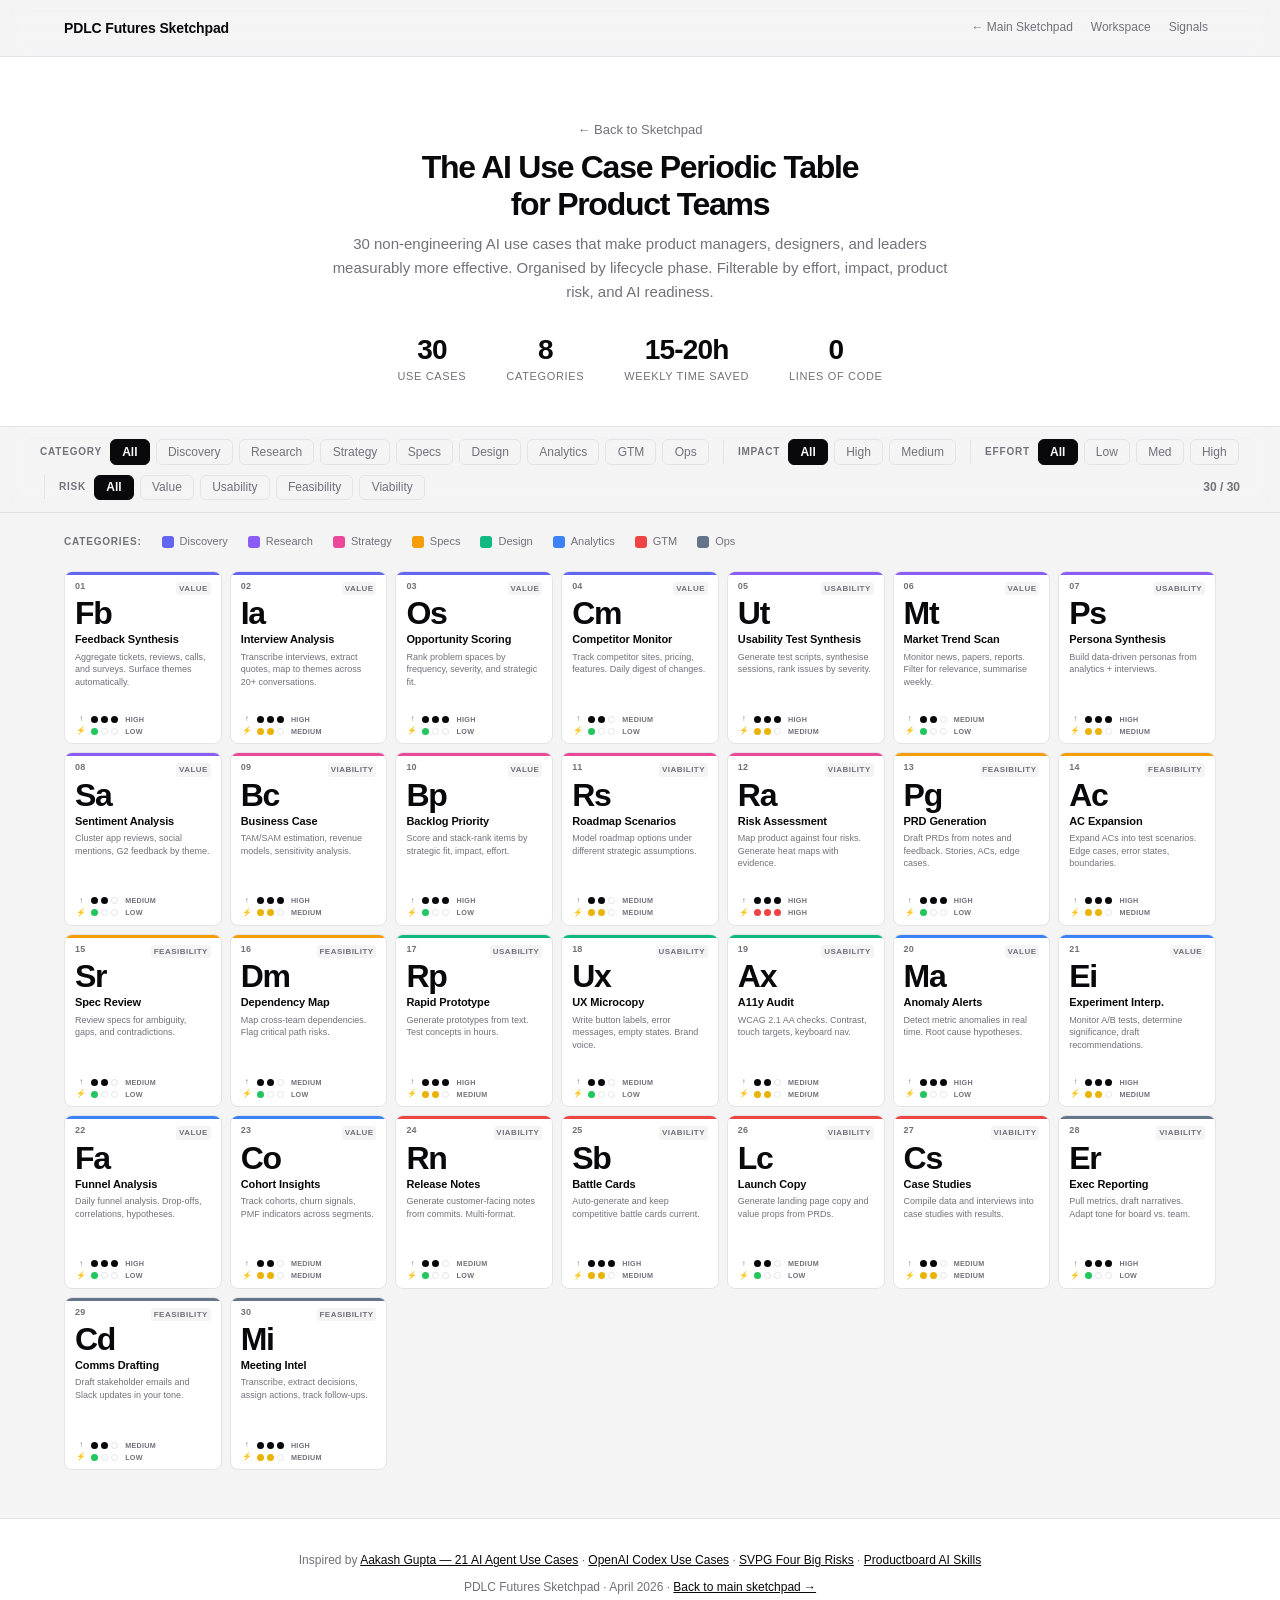
<file: usecases.html>
<!DOCTYPE html>
<html lang="en">
<head>
  <meta charset="UTF-8" />
  <meta name="viewport" content="width=device-width, initial-scale=1.0" />
  <title>AI Use Case Periodic Table for Product Teams</title>
  <link rel="stylesheet" href="styles.css">
  <style>
    .uc-page { background: hsl(var(--secondary)); min-height: 100vh; }

    /* Header */
    .uc-header {
      margin-top: 56px;
      padding: 3.5rem 1.5rem 2.5rem;
      text-align: center;
      background: hsl(var(--background));
      border-bottom: 1px solid hsl(var(--border));
    }
    .uc-header h1 {
      font-size: 2rem; font-weight: 800; letter-spacing: -0.04em;
      margin-bottom: 0.625rem; line-height: 1.15;
    }
    .uc-header p {
      font-size: 0.9375rem; color: hsl(var(--muted-foreground));
      max-width: 640px; margin: 0 auto; line-height: 1.6;
    }
    .uc-header-stats {
      display: flex; justify-content: center; gap: 2.5rem; margin-top: 2rem;
      flex-wrap: wrap;
    }
    .uc-header-stat { text-align: center; }
    .uc-header-stat .num {
      font-size: 1.75rem; font-weight: 800; letter-spacing: -0.03em;
      line-height: 1;
    }
    .uc-header-stat .label {
      font-size: 0.6875rem; color: hsl(var(--muted-foreground));
      text-transform: uppercase; letter-spacing: 0.06em; margin-top: 0.25rem;
    }
    .uc-back {
      display: inline-flex; align-items: center; gap: 0.375rem;
      font-size: 0.8125rem; color: hsl(var(--muted-foreground));
      text-decoration: none; padding: 0.5rem 0;
    }
    .uc-back:hover { color: hsl(var(--foreground)); }

    /* ═══ Filter bar ═══ */
    .uc-filters {
      position: sticky; top: 56px; z-index: 40;
      background: hsla(var(--background), 0.94);
      backdrop-filter: blur(12px);
      border-bottom: 1px solid hsl(var(--border));
      padding: 0.75rem 1.5rem;
    }
    .uc-filter-row {
      max-width: 1200px; margin: 0 auto;
      display: flex; align-items: center; gap: 0.625rem; flex-wrap: wrap;
    }
    .uc-filter-group {
      display: flex; align-items: center; gap: 0.375rem;
    }
    .uc-filter-group-label {
      font-size: 0.625rem; font-weight: 700; text-transform: uppercase;
      letter-spacing: 0.08em; color: hsl(var(--muted-foreground));
      margin-right: 0.125rem;
    }
    .uc-filter-btn {
      font-size: 0.75rem; padding: 0.3rem 0.7rem;
      border: 1.5px solid hsl(var(--border)); border-radius: 6px;
      background: transparent; color: hsl(var(--muted-foreground));
      cursor: pointer; transition: all 0.15s; font-family: inherit;
      font-weight: 500;
    }
    .uc-filter-btn:hover {
      color: hsl(var(--foreground)); border-color: hsl(var(--foreground));
      background: hsl(var(--secondary));
    }
    .uc-filter-btn:focus-visible {
      outline: 2px solid hsl(215 90% 55%);
      outline-offset: 2px;
    }
    .uc-filter-btn[aria-pressed="true"] {
      background: hsl(var(--foreground)); color: hsl(var(--primary-foreground));
      border-color: hsl(var(--foreground)); font-weight: 700;
    }
    .uc-filter-sep {
      width: 1px; height: 24px; background: hsl(var(--border));
      flex-shrink: 0; margin: 0 0.25rem;
    }
    .uc-filter-count {
      font-size: 0.75rem; color: hsl(var(--muted-foreground));
      margin-left: auto; font-weight: 600; font-variant-numeric: tabular-nums;
    }

    /* ═══ Legend ═══ */
    .uc-legend {
      max-width: 1200px; margin: 1.25rem auto 0; padding: 0 1.5rem;
      display: flex; gap: 1.25rem; flex-wrap: wrap; align-items: center;
    }
    .uc-legend-title {
      font-size: 0.625rem; font-weight: 700; text-transform: uppercase;
      letter-spacing: 0.08em; color: hsl(var(--muted-foreground));
    }
    .uc-legend-item {
      display: flex; align-items: center; gap: 0.375rem;
      font-size: 0.6875rem; color: hsl(var(--muted-foreground));
    }
    .uc-legend-dot { width: 12px; height: 12px; border-radius: 3px; flex-shrink: 0; }

    /* ═══ Grid — periodic table ═══ */
    .uc-grid {
      max-width: 1200px; margin: 1.25rem auto 3rem; padding: 0 1.5rem;
      display: grid;
      grid-template-columns: repeat(auto-fill, minmax(155px, 1fr));
      gap: 0.5rem;
    }

    /* ═══ Element card — periodic table style ═══ */
    .uc-element {
      aspect-ratio: 1 / 1.1;
      border: 1.5px solid hsl(var(--border));
      border-radius: 8px;
      padding: 0.625rem 0.625rem 0.5rem;
      background: hsl(var(--background));
      cursor: pointer;
      transition: all 0.2s cubic-bezier(0.4, 0, 0.2, 1);
      position: relative;
      display: flex; flex-direction: column;
      overflow: hidden;
    }
    .uc-element:hover {
      border-color: hsl(var(--foreground));
      box-shadow: 0 4px 16px hsla(var(--foreground), 0.1);
      transform: translateY(-2px) scale(1.02);
      z-index: 2;
    }
    .uc-element:focus-visible {
      outline: 2px solid hsl(215 90% 55%);
      outline-offset: 2px;
    }
    .uc-element.hidden { display: none; }

    /* Category top-bar accent */
    .uc-element::before {
      content: '';
      position: absolute; top: 0; left: 0; right: 0;
      height: 3px;
    }
    .uc-element[data-category="discovery"]::before   { background: #6366f1; }
    .uc-element[data-category="research"]::before    { background: #8b5cf6; }
    .uc-element[data-category="strategy"]::before    { background: #ec4899; }
    .uc-element[data-category="specs"]::before       { background: #f59e0b; }
    .uc-element[data-category="design"]::before      { background: #10b981; }
    .uc-element[data-category="analytics"]::before   { background: #3b82f6; }
    .uc-element[data-category="gtm"]::before         { background: #ef4444; }
    .uc-element[data-category="ops"]::before          { background: #64748b; }

    .uc-element-top {
      display: flex; justify-content: space-between; align-items: flex-start;
    }
    .uc-number {
      font-size: 0.5625rem; font-weight: 700; color: hsl(var(--muted-foreground));
      line-height: 1; letter-spacing: 0.02em;
    }
    .uc-risk-badge {
      font-size: 0.5rem; font-weight: 700; text-transform: uppercase;
      letter-spacing: 0.06em; color: hsl(var(--muted-foreground));
      background: hsl(var(--secondary)); padding: 0.1em 0.35em;
      border-radius: 3px; line-height: 1.5;
    }
    .uc-symbol {
      font-size: 2rem; font-weight: 900; letter-spacing: -0.04em;
      line-height: 1; margin: 0.125rem 0 0.25rem;
      color: hsl(var(--foreground));
    }
    .uc-name {
      font-size: 0.6875rem; font-weight: 700; line-height: 1.2;
      letter-spacing: -0.01em;
    }
    .uc-desc {
      font-size: 0.5625rem; color: hsl(var(--muted-foreground));
      line-height: 1.4; flex: 1; margin-top: 0.25rem;
      display: -webkit-box; -webkit-line-clamp: 3;
      -webkit-box-orient: vertical; overflow: hidden;
    }
    .uc-meta {
      display: flex; flex-direction: column; gap: 0.25rem;
      margin-top: auto; padding-top: 0.375rem;
    }
    .uc-meter-row {
      display: flex; align-items: center; gap: 0.25rem;
    }
    .uc-meter-icon {
      font-size: 0.5rem; width: 0.75rem; text-align: center;
      color: hsl(var(--muted-foreground)); flex-shrink: 0;
      line-height: 1;
    }
    .uc-meter-dots {
      display: flex; gap: 3px;
    }
    .uc-dot {
      width: 7px; height: 7px; border-radius: 50%;
      border: 1.5px solid hsl(var(--border));
      background: transparent;
      transition: all 0.2s;
    }
    .uc-dot.filled { border-color: transparent; }
    .uc-dot.filled.impact  { background: hsl(var(--foreground)); }
    .uc-dot.filled.eff-low { background: #22c55e; }
    .uc-dot.filled.eff-med { background: #eab308; }
    .uc-dot.filled.eff-hi  { background: #ef4444; }
    .uc-meter-label {
      font-size: 0.45rem; font-weight: 700; text-transform: uppercase;
      letter-spacing: 0.04em; color: hsl(var(--muted-foreground));
      margin-left: 0.2rem; line-height: 1;
    }

    /* Keep tag styles for modal */
    .uc-tag {
      font-size: 0.5rem; font-weight: 700; text-transform: uppercase;
      letter-spacing: 0.04em;
      padding: 0.15em 0.4em; border-radius: 3px;
      line-height: 1.5;
    }
    .uc-effort-low    { background: #dcfce7; color: #166534; }
    .uc-effort-medium { background: #fef9c3; color: #854d0e; }
    .uc-effort-high   { background: #fee2e2; color: #991b1b; }
    .uc-impact-high   { background: hsl(var(--foreground)); color: hsl(var(--primary-foreground)); }
    .uc-impact-medium { background: hsl(240 4.8% 88%); color: hsl(var(--foreground)); }

    /* Modal visual meters */
    .uc-modal-meters {
      display: flex; gap: 1.5rem; margin-top: 0.5rem;
    }
    .uc-modal-meter {
      display: flex; align-items: center; gap: 0.375rem;
    }
    .uc-modal-meter-label {
      font-size: 0.6875rem; font-weight: 700; text-transform: uppercase;
      letter-spacing: 0.04em; color: hsl(var(--muted-foreground));
    }
    .uc-modal-meter-dots {
      display: flex; gap: 5px;
    }
    .uc-modal-dot {
      width: 12px; height: 12px; border-radius: 50%;
      border: 2px solid hsl(var(--border));
      background: transparent;
      transition: all 0.2s;
    }
    .uc-modal-dot.filled { border-color: transparent; }
    .uc-modal-dot.filled.impact  { background: hsl(var(--foreground)); }
    .uc-modal-dot.filled.eff-low { background: #22c55e; }
    .uc-modal-dot.filled.eff-med { background: #eab308; }
    .uc-modal-dot.filled.eff-hi  { background: #ef4444; }

    /* ═══ Modal overlay ═══ */
    .uc-modal-backdrop {
      position: fixed; inset: 0; z-index: 100;
      background: hsla(var(--foreground), 0.5);
      opacity: 0; pointer-events: none;
      transition: opacity 0.25s ease;
    }
    .uc-modal-backdrop.open {
      opacity: 1; pointer-events: auto;
    }

    .uc-modal {
      position: fixed; z-index: 101;
      top: 50%; left: 50%;
      transform: translate(-50%, -50%) scale(0.92);
      width: min(580px, calc(100vw - 2rem));
      max-height: calc(100vh - 4rem);
      overflow-y: auto;
      background: hsl(var(--background));
      border: 1px solid hsl(var(--border));
      border-radius: 12px;
      box-shadow: 0 24px 48px hsla(var(--foreground), 0.15);
      opacity: 0; pointer-events: none;
      transition: opacity 0.25s ease, transform 0.25s cubic-bezier(0.4, 0, 0.2, 1);
    }
    .uc-modal.open {
      opacity: 1; pointer-events: auto;
      transform: translate(-50%, -50%) scale(1);
    }

    .uc-modal-top {
      padding: 1.5rem 1.5rem 0;
      display: flex; align-items: flex-start; gap: 1.25rem;
    }
    .uc-modal-element {
      width: 80px; height: 88px; flex-shrink: 0;
      border: 1.5px solid hsl(var(--border)); border-radius: 8px;
      display: flex; flex-direction: column;
      align-items: center; justify-content: center;
      position: relative; overflow: hidden;
    }
    .uc-modal-element::before {
      content: ''; position: absolute; top: 0; left: 0; right: 0;
      height: 3px;
    }
    .uc-modal-element .uc-number {
      position: absolute; top: 6px; right: 6px;
    }
    .uc-modal-element .uc-symbol {
      font-size: 1.75rem;
    }
    .uc-modal-element .uc-name {
      font-size: 0.5625rem; text-align: center; padding: 0 0.25rem;
    }

    .uc-modal-header { flex: 1; min-width: 0; }
    .uc-modal-title {
      font-size: 1.25rem; font-weight: 800; letter-spacing: -0.03em;
      line-height: 1.2; margin-bottom: 0.375rem;
    }
    .uc-modal-tags { display: flex; gap: 0.375rem; flex-wrap: wrap; }
    .uc-modal-tag {
      font-size: 0.625rem; font-weight: 700; text-transform: uppercase;
      letter-spacing: 0.04em; padding: 0.2em 0.5em; border-radius: 4px;
      line-height: 1.5;
    }
    .uc-modal-close {
      position: absolute; top: 1rem; right: 1rem;
      width: 32px; height: 32px; border-radius: 6px;
      border: 1px solid hsl(var(--border)); background: hsl(var(--secondary));
      color: hsl(var(--muted-foreground)); cursor: pointer;
      font-size: 1.125rem; font-family: inherit;
      display: flex; align-items: center; justify-content: center;
      transition: all 0.15s;
    }
    .uc-modal-close:hover {
      background: hsl(var(--foreground)); color: hsl(var(--primary-foreground));
      border-color: hsl(var(--foreground));
    }
    .uc-modal-close:focus-visible {
      outline: 2px solid hsl(215 90% 55%); outline-offset: 2px;
    }

    .uc-modal-body {
      padding: 1.25rem 1.5rem;
      font-size: 0.9375rem; line-height: 1.7;
      color: hsl(var(--muted-foreground));
    }

    .uc-modal-stats {
      display: grid; grid-template-columns: repeat(auto-fit, minmax(120px, 1fr));
      gap: 0.75rem; padding: 0 1.5rem 1.5rem;
    }
    .uc-modal-stat {
      text-align: center;
      padding: 0.75rem;
      background: hsl(var(--secondary));
      border-radius: 8px;
    }
    .uc-modal-stat .num {
      font-size: 1rem; font-weight: 800; letter-spacing: -0.02em;
      line-height: 1.2;
    }
    .uc-modal-stat .label {
      font-size: 0.5625rem; color: hsl(var(--muted-foreground));
      text-transform: uppercase; letter-spacing: 0.06em;
      margin-top: 0.125rem;
    }

    /* Footer */
    .uc-footer {
      text-align: center; padding: 2rem 1.5rem;
      font-size: 0.75rem; color: hsl(var(--muted-foreground));
      border-top: 1px solid hsl(var(--border));
      background: hsl(var(--background));
    }

    /* Responsive */
    @media (max-width: 768px) {
      .uc-grid { grid-template-columns: repeat(auto-fill, minmax(130px, 1fr)); gap: 0.375rem; }
      .uc-header h1 { font-size: 1.5rem; }
      .uc-symbol { font-size: 1.5rem; }
      .uc-modal { width: calc(100vw - 1.5rem); }
      .uc-modal-top { flex-direction: column; gap: 0.75rem; }
      .uc-modal-element { width: 60px; height: 66px; }
      .uc-modal-element .uc-symbol { font-size: 1.25rem; }
    }
    @media (max-width: 480px) {
      .uc-grid { grid-template-columns: repeat(3, 1fr); }
      .uc-element { aspect-ratio: 1 / 1.2; }
      .uc-desc { display: none; }
    }
  </style>
</head>
<body class="uc-page">

<nav>
  <div class="nav-inner">
    <div class="nav-logo">PDLC Futures Sketchpad</div>
    <ul class="nav-links" id="navLinks">
      <li><a href="index.html">&larr; Main Sketchpad</a></li>
      <li><a href="workspace.html">Workspace</a></li>
      <li><a href="signals.html">Signals</a></li>
    </ul>
  </div>
</nav>

<div class="uc-header">
  <a href="index.html" class="uc-back">&larr; Back to Sketchpad</a>
  <h1>The AI Use Case Periodic Table<br>for Product Teams</h1>
  <p>30 non-engineering AI use cases that make product managers, designers, and leaders measurably more effective. Organised by lifecycle phase. Filterable by effort, impact, product risk, and AI readiness.</p>
  <div class="uc-header-stats">
    <div class="uc-header-stat"><div class="num">30</div><div class="label">Use cases</div></div>
    <div class="uc-header-stat"><div class="num">8</div><div class="label">Categories</div></div>
    <div class="uc-header-stat"><div class="num">15-20h</div><div class="label">Weekly time saved</div></div>
    <div class="uc-header-stat"><div class="num">0</div><div class="label">Lines of code</div></div>
  </div>
</div>

<!-- Filter bar -->
<div class="uc-filters" role="toolbar" aria-label="Filter use cases">
  <div class="uc-filter-row">
    <div class="uc-filter-group" role="group" aria-label="Filter by category">
      <span class="uc-filter-group-label" id="catLabel">Category</span>
      <button class="uc-filter-btn" role="switch" aria-pressed="true" aria-labelledby="catLabel" data-filter="category" data-value="all">All</button>
      <button class="uc-filter-btn" role="switch" aria-pressed="false" data-filter="category" data-value="discovery">Discovery</button>
      <button class="uc-filter-btn" role="switch" aria-pressed="false" data-filter="category" data-value="research">Research</button>
      <button class="uc-filter-btn" role="switch" aria-pressed="false" data-filter="category" data-value="strategy">Strategy</button>
      <button class="uc-filter-btn" role="switch" aria-pressed="false" data-filter="category" data-value="specs">Specs</button>
      <button class="uc-filter-btn" role="switch" aria-pressed="false" data-filter="category" data-value="design">Design</button>
      <button class="uc-filter-btn" role="switch" aria-pressed="false" data-filter="category" data-value="analytics">Analytics</button>
      <button class="uc-filter-btn" role="switch" aria-pressed="false" data-filter="category" data-value="gtm">GTM</button>
      <button class="uc-filter-btn" role="switch" aria-pressed="false" data-filter="category" data-value="ops">Ops</button>
    </div>

    <div class="uc-filter-sep" role="separator"></div>

    <div class="uc-filter-group" role="group" aria-label="Filter by impact">
      <span class="uc-filter-group-label">Impact</span>
      <button class="uc-filter-btn" role="switch" aria-pressed="true" data-filter="impact" data-value="all">All</button>
      <button class="uc-filter-btn" role="switch" aria-pressed="false" data-filter="impact" data-value="high">High</button>
      <button class="uc-filter-btn" role="switch" aria-pressed="false" data-filter="impact" data-value="medium">Medium</button>
    </div>

    <div class="uc-filter-sep" role="separator"></div>

    <div class="uc-filter-group" role="group" aria-label="Filter by effort">
      <span class="uc-filter-group-label">Effort</span>
      <button class="uc-filter-btn" role="switch" aria-pressed="true" data-filter="effort" data-value="all">All</button>
      <button class="uc-filter-btn" role="switch" aria-pressed="false" data-filter="effort" data-value="low">Low</button>
      <button class="uc-filter-btn" role="switch" aria-pressed="false" data-filter="effort" data-value="medium">Med</button>
      <button class="uc-filter-btn" role="switch" aria-pressed="false" data-filter="effort" data-value="high">High</button>
    </div>

    <div class="uc-filter-sep" role="separator"></div>

    <div class="uc-filter-group" role="group" aria-label="Filter by product risk">
      <span class="uc-filter-group-label">Risk</span>
      <button class="uc-filter-btn" role="switch" aria-pressed="true" data-filter="risk" data-value="all">All</button>
      <button class="uc-filter-btn" role="switch" aria-pressed="false" data-filter="risk" data-value="value">Value</button>
      <button class="uc-filter-btn" role="switch" aria-pressed="false" data-filter="risk" data-value="usability">Usability</button>
      <button class="uc-filter-btn" role="switch" aria-pressed="false" data-filter="risk" data-value="feasibility">Feasibility</button>
      <button class="uc-filter-btn" role="switch" aria-pressed="false" data-filter="risk" data-value="viability">Viability</button>
    </div>

    <span class="uc-filter-count" aria-live="polite"><span id="visibleCount">30</span> / 30</span>
  </div>
</div>

<!-- Legend -->
<div class="uc-legend">
  <span class="uc-legend-title">Categories:</span>
  <div class="uc-legend-item"><div class="uc-legend-dot" style="background:#6366f1;"></div>Discovery</div>
  <div class="uc-legend-item"><div class="uc-legend-dot" style="background:#8b5cf6;"></div>Research</div>
  <div class="uc-legend-item"><div class="uc-legend-dot" style="background:#ec4899;"></div>Strategy</div>
  <div class="uc-legend-item"><div class="uc-legend-dot" style="background:#f59e0b;"></div>Specs</div>
  <div class="uc-legend-item"><div class="uc-legend-dot" style="background:#10b981;"></div>Design</div>
  <div class="uc-legend-item"><div class="uc-legend-dot" style="background:#3b82f6;"></div>Analytics</div>
  <div class="uc-legend-item"><div class="uc-legend-dot" style="background:#ef4444;"></div>GTM</div>
  <div class="uc-legend-item"><div class="uc-legend-dot" style="background:#64748b;"></div>Ops</div>
</div>

<!-- Modal -->
<div class="uc-modal-backdrop" id="modalBackdrop" aria-hidden="true"></div>
<div class="uc-modal" id="ucModal" role="dialog" aria-modal="true" aria-labelledby="modalTitle" aria-hidden="true">
  <button class="uc-modal-close" id="modalClose" aria-label="Close detail view">&times;</button>
  <div id="modalContent"></div>
</div>

<!-- Periodic table grid -->
<div class="uc-grid" id="ucGrid" role="list" aria-label="AI use cases">

  <!-- ═══ DISCOVERY ═══ -->
  <div class="uc-element" role="listitem" tabindex="0" data-category="discovery" data-impact="high" data-effort="low" data-risk="value"
       data-detail="Use AI to synthesise customer interviews, support tickets, NPS responses, and sales call transcripts into ranked problem themes. Surfaces patterns humans miss across hundreds of data points.|Time saved|5-7 hrs/week|Tools|Dovetail AI, Claude, ChatGPT|Source|Aakash Gupta">
    <div class="uc-element-top"><span class="uc-number">01</span><span class="uc-risk-badge">Value</span></div>
    <div class="uc-symbol">Fb</div>
    <div class="uc-name">Feedback Synthesis</div>
    <div class="uc-desc">Aggregate tickets, reviews, calls, and surveys. Surface themes automatically.</div>
    <div class="uc-meta">
      <span class="uc-tag uc-effort-low">Low</span>
      <span class="uc-tag uc-impact-high">High</span>
    </div>
  </div>

  <div class="uc-element" role="listitem" tabindex="0" data-category="discovery" data-impact="high" data-effort="medium" data-risk="value"
       data-detail="AI transcribes customer and stakeholder interviews, extracts verbatim quotes, maps feedback to roadmap themes, and highlights contradictions across participants.|Time saved|8-10 hrs/cycle|Tools|Grain, Dovetail, Otter.ai + Claude|Source|Aakash Gupta">
    <div class="uc-element-top"><span class="uc-number">02</span><span class="uc-risk-badge">Value</span></div>
    <div class="uc-symbol">Ia</div>
    <div class="uc-name">Interview Analysis</div>
    <div class="uc-desc">Transcribe interviews, extract quotes, map to themes across 20+ conversations.</div>
    <div class="uc-meta">
      <span class="uc-tag uc-effort-medium">Med</span>
      <span class="uc-tag uc-impact-high">High</span>
    </div>
  </div>

  <div class="uc-element" role="listitem" tabindex="0" data-category="discovery" data-impact="high" data-effort="low" data-risk="value"
       data-detail="Surface unmet needs, underserved segments, and opportunity gaps by analysing behavioural data, feedback clusters, and competitive whitespace simultaneously.|Time saved|3-5 hrs/sprint|Tools|Claude, ChatGPT, Amplitude AI|Source|SVPG + JTBD">
    <div class="uc-element-top"><span class="uc-number">03</span><span class="uc-risk-badge">Value</span></div>
    <div class="uc-symbol">Os</div>
    <div class="uc-name">Opportunity Scoring</div>
    <div class="uc-desc">Rank problem spaces by frequency, severity, and strategic fit.</div>
    <div class="uc-meta">
      <span class="uc-tag uc-effort-low">Low</span>
      <span class="uc-tag uc-impact-high">High</span>
    </div>
  </div>

  <div class="uc-element" role="listitem" tabindex="0" data-category="discovery" data-impact="medium" data-effort="low" data-risk="value"
       data-detail="AI monitors job postings, pricing pages, changelogs, press releases, and app store updates for competitors. Sends a daily digest of meaningful changes.|Time saved|Continuous|Tools|Klue, Crayon, Claude|Source|Aakash Gupta">
    <div class="uc-element-top"><span class="uc-number">04</span><span class="uc-risk-badge">Value</span></div>
    <div class="uc-symbol">Cm</div>
    <div class="uc-name">Competitor Monitor</div>
    <div class="uc-desc">Track competitor sites, pricing, features. Daily digest of changes.</div>
    <div class="uc-meta">
      <span class="uc-tag uc-effort-low">Low</span>
      <span class="uc-tag uc-impact-medium">Med</span>
    </div>
  </div>

  <!-- ═══ RESEARCH ═══ -->
  <div class="uc-element" role="listitem" tabindex="0" data-category="research" data-impact="high" data-effort="medium" data-risk="usability"
       data-detail="Generate usability test scripts, moderate simulated sessions against persona profiles, and synthesise findings into severity-ranked issue lists with video timestamps.|Time saved|4-6 hrs/round|Tools|Maze AI, UserTesting AI, Claude|Source|NNGroup">
    <div class="uc-element-top"><span class="uc-number">05</span><span class="uc-risk-badge">Usability</span></div>
    <div class="uc-symbol">Ut</div>
    <div class="uc-name">Usability Test Synthesis</div>
    <div class="uc-desc">Generate test scripts, synthesise sessions, rank issues by severity.</div>
    <div class="uc-meta">
      <span class="uc-tag uc-effort-medium">Med</span>
      <span class="uc-tag uc-impact-high">High</span>
    </div>
  </div>

  <div class="uc-element" role="listitem" tabindex="0" data-category="research" data-impact="medium" data-effort="low" data-risk="value"
       data-detail="AI scans academic papers, industry reports, news, and patent filings. Filters for relevance to your domain and summarises weekly with trend indicators.|Time saved|Continuous|Tools|Elicit, Perplexity, Claude|Source|Aakash Gupta">
    <div class="uc-element-top"><span class="uc-number">06</span><span class="uc-risk-badge">Value</span></div>
    <div class="uc-symbol">Mt</div>
    <div class="uc-name">Market Trend Scan</div>
    <div class="uc-desc">Monitor news, papers, reports. Filter for relevance, summarise weekly.</div>
    <div class="uc-meta">
      <span class="uc-tag uc-effort-low">Low</span>
      <span class="uc-tag uc-impact-medium">Med</span>
    </div>
  </div>

  <div class="uc-element" role="listitem" tabindex="0" data-category="research" data-impact="high" data-effort="medium" data-risk="usability"
       data-detail="Build detailed persona profiles from behavioural analytics, survey data, and interview transcripts. AI identifies segments you didn't know existed and validates assumptions against real data.|Time saved|6-8 hrs/cycle|Tools|Claude, Amplitude AI, Mixpanel|Source|Product-Led Alliance">
    <div class="uc-element-top"><span class="uc-number">07</span><span class="uc-risk-badge">Usability</span></div>
    <div class="uc-symbol">Ps</div>
    <div class="uc-name">Persona Synthesis</div>
    <div class="uc-desc">Build data-driven personas from analytics + interviews.</div>
    <div class="uc-meta">
      <span class="uc-tag uc-effort-medium">Med</span>
      <span class="uc-tag uc-impact-high">High</span>
    </div>
  </div>

  <div class="uc-element" role="listitem" tabindex="0" data-category="research" data-impact="medium" data-effort="low" data-risk="value"
       data-detail="Analyse App Store and Play Store reviews, G2/Capterra feedback, and social mentions. Cluster by theme, sentiment, and feature request. Track sentiment over time.|Time saved|2-3 hrs/week|Tools|Appfigures, Claude, MonkeyLearn|Source|Productboard">
    <div class="uc-element-top"><span class="uc-number">08</span><span class="uc-risk-badge">Value</span></div>
    <div class="uc-symbol">Sa</div>
    <div class="uc-name">Sentiment Analysis</div>
    <div class="uc-desc">Cluster app reviews, social mentions, G2 feedback by theme.</div>
    <div class="uc-meta">
      <span class="uc-tag uc-effort-low">Low</span>
      <span class="uc-tag uc-impact-medium">Med</span>
    </div>
  </div>

  <!-- ═══ STRATEGY ═══ -->
  <div class="uc-element" role="listitem" tabindex="0" data-category="strategy" data-impact="high" data-effort="medium" data-risk="viability"
       data-detail="AI assists in building and pressure-testing business cases: TAM/SAM/SOM estimation, revenue modelling, cost projections, and sensitivity analysis.|Time saved|6-10 hrs/case|Tools|Claude, ChatGPT, Excel + AI|Source|McKinsey, Bain">
    <div class="uc-element-top"><span class="uc-number">09</span><span class="uc-risk-badge">Viability</span></div>
    <div class="uc-symbol">Bc</div>
    <div class="uc-name">Business Case</div>
    <div class="uc-desc">TAM/SAM estimation, revenue models, sensitivity analysis.</div>
    <div class="uc-meta">
      <span class="uc-tag uc-effort-medium">Med</span>
      <span class="uc-tag uc-impact-high">High</span>
    </div>
  </div>

  <div class="uc-element" role="listitem" tabindex="0" data-category="strategy" data-impact="high" data-effort="low" data-risk="value"
       data-detail="Score and stack-rank backlog items using weighted criteria: strategic alignment, user impact, effort estimate, revenue potential, and risk.|Time saved|2-4 hrs/sprint|Tools|Linear AI, Productboard AI, Claude|Source|Productboard, ChatPRD">
    <div class="uc-element-top"><span class="uc-number">10</span><span class="uc-risk-badge">Value</span></div>
    <div class="uc-symbol">Bp</div>
    <div class="uc-name">Backlog Priority</div>
    <div class="uc-desc">Score and stack-rank items by strategic fit, impact, effort.</div>
    <div class="uc-meta">
      <span class="uc-tag uc-effort-low">Low</span>
      <span class="uc-tag uc-impact-high">High</span>
    </div>
  </div>

  <div class="uc-element" role="listitem" tabindex="0" data-category="strategy" data-impact="medium" data-effort="medium" data-risk="viability"
       data-detail="Generate and visualise roadmap options based on different strategic scenarios (aggressive growth vs. consolidation vs. pivot). Model trade-offs and dependencies.|Time saved|4-6 hrs/quarter|Tools|Notion AI, Claude, Productboard|Source|Voltage Control">
    <div class="uc-element-top"><span class="uc-number">11</span><span class="uc-risk-badge">Viability</span></div>
    <div class="uc-symbol">Rs</div>
    <div class="uc-name">Roadmap Scenarios</div>
    <div class="uc-desc">Model roadmap options under different strategic assumptions.</div>
    <div class="uc-meta">
      <span class="uc-tag uc-effort-medium">Med</span>
      <span class="uc-tag uc-impact-medium">Med</span>
    </div>
  </div>

  <div class="uc-element" role="listitem" tabindex="0" data-category="strategy" data-impact="high" data-effort="high" data-risk="viability"
       data-detail="Map your product against the four big risks (value, usability, feasibility, viability) using AI to scan for evidence of each. Generates a risk heat map with confidence levels.|Time saved|3-5 hrs/review|Tools|Claude, structured prompts|Source|SVPG (Cagan)">
    <div class="uc-element-top"><span class="uc-number">12</span><span class="uc-risk-badge">Viability</span></div>
    <div class="uc-symbol">Ra</div>
    <div class="uc-name">Risk Assessment</div>
    <div class="uc-desc">Map product against four risks. Generate heat maps with evidence.</div>
    <div class="uc-meta">
      <span class="uc-tag uc-effort-high">High</span>
      <span class="uc-tag uc-impact-high">High</span>
    </div>
  </div>

  <!-- ═══ SPECS ═══ -->
  <div class="uc-element" role="listitem" tabindex="0" data-category="specs" data-impact="high" data-effort="low" data-risk="feasibility"
       data-detail="AI drafts PRDs from Slack threads, meeting notes, and feedback. Includes problem statement, user stories, acceptance criteria, edge cases, and technical considerations.|Time saved|4-6 hrs/PRD|Tools|ChatPRD, Claude, Notion AI|Source|Aakash Gupta, ChatPRD">
    <div class="uc-element-top"><span class="uc-number">13</span><span class="uc-risk-badge">Feasibility</span></div>
    <div class="uc-symbol">Pg</div>
    <div class="uc-name">PRD Generation</div>
    <div class="uc-desc">Draft PRDs from notes and feedback. Stories, ACs, edge cases.</div>
    <div class="uc-meta">
      <span class="uc-tag uc-effort-low">Low</span>
      <span class="uc-tag uc-impact-high">High</span>
    </div>
  </div>

  <div class="uc-element" role="listitem" tabindex="0" data-category="specs" data-impact="high" data-effort="medium" data-risk="feasibility"
       data-detail="Given acceptance criteria, AI generates comprehensive test scenarios including happy paths, edge cases, error states, and boundary conditions.|Time saved|2-4 hrs/feature|Tools|Claude, ChatGPT|Source|Anthropic">
    <div class="uc-element-top"><span class="uc-number">14</span><span class="uc-risk-badge">Feasibility</span></div>
    <div class="uc-symbol">Ac</div>
    <div class="uc-name">AC Expansion</div>
    <div class="uc-desc">Expand ACs into test scenarios. Edge cases, error states, boundaries.</div>
    <div class="uc-meta">
      <span class="uc-tag uc-effort-medium">Med</span>
      <span class="uc-tag uc-impact-high">High</span>
    </div>
  </div>

  <div class="uc-element" role="listitem" tabindex="0" data-category="specs" data-impact="medium" data-effort="low" data-risk="feasibility"
       data-detail="AI reviews specs for internal consistency, missing requirements, ambiguous language, and unstated assumptions. Flags contradictions and suggests clarifications.|Time saved|1-2 hrs/spec|Tools|Claude, ChatGPT|Source|ChatPRD">
    <div class="uc-element-top"><span class="uc-number">15</span><span class="uc-risk-badge">Feasibility</span></div>
    <div class="uc-symbol">Sr</div>
    <div class="uc-name">Spec Review</div>
    <div class="uc-desc">Review specs for ambiguity, gaps, and contradictions.</div>
    <div class="uc-meta">
      <span class="uc-tag uc-effort-low">Low</span>
      <span class="uc-tag uc-impact-medium">Med</span>
    </div>
  </div>

  <div class="uc-element" role="listitem" tabindex="0" data-category="specs" data-impact="medium" data-effort="low" data-risk="feasibility"
       data-detail="AI maps dependencies between features, teams, and systems. Visualises critical paths, flags risks where one delayed item blocks multiple downstream deliverables.|Time saved|2-3 hrs/planning|Tools|Linear AI, Claude, Jira AI|Source|Zenhub">
    <div class="uc-element-top"><span class="uc-number">16</span><span class="uc-risk-badge">Feasibility</span></div>
    <div class="uc-symbol">Dm</div>
    <div class="uc-name">Dependency Map</div>
    <div class="uc-desc">Map cross-team dependencies. Flag critical path risks.</div>
    <div class="uc-meta">
      <span class="uc-tag uc-effort-low">Low</span>
      <span class="uc-tag uc-impact-medium">Med</span>
    </div>
  </div>

  <!-- ═══ DESIGN ═══ -->
  <div class="uc-element" role="listitem" tabindex="0" data-category="design" data-impact="high" data-effort="medium" data-risk="usability"
       data-detail="Generate interactive prototypes from text descriptions or rough sketches. Iterate on layouts, flows, and micro-interactions without waiting for design sprints.|Time saved|Days/concept|Tools|v0, Lovable, Bolt, Figma AI|Source|Google Research">
    <div class="uc-element-top"><span class="uc-number">17</span><span class="uc-risk-badge">Usability</span></div>
    <div class="uc-symbol">Rp</div>
    <div class="uc-name">Rapid Prototype</div>
    <div class="uc-desc">Generate prototypes from text. Test concepts in hours.</div>
    <div class="uc-meta">
      <span class="uc-tag uc-effort-medium">Med</span>
      <span class="uc-tag uc-impact-high">High</span>
    </div>
  </div>

  <div class="uc-element" role="listitem" tabindex="0" data-category="design" data-impact="medium" data-effort="low" data-risk="usability"
       data-detail="AI writes and iterates on UX copy: button labels, error messages, empty states, onboarding flows, tooltips. Adapts to brand voice and tests variants.|Time saved|1-2 hrs/feature|Tools|Claude, ChatGPT, Writer|Source|NNGroup">
    <div class="uc-element-top"><span class="uc-number">18</span><span class="uc-risk-badge">Usability</span></div>
    <div class="uc-symbol">Ux</div>
    <div class="uc-name">UX Microcopy</div>
    <div class="uc-desc">Write button labels, error messages, empty states. Brand voice.</div>
    <div class="uc-meta">
      <span class="uc-tag uc-effort-low">Low</span>
      <span class="uc-tag uc-impact-medium">Med</span>
    </div>
  </div>

  <div class="uc-element" role="listitem" tabindex="0" data-category="design" data-impact="medium" data-effort="medium" data-risk="usability"
       data-detail="Run WCAG 2.1 AA audits on designs and prototypes. Check colour contrast, touch targets, keyboard navigation, screen reader behaviour, and focus order.|Time saved|2-3 hrs/audit|Tools|Axe, Pa11y, Claude|Source|W3C, Deque">
    <div class="uc-element-top"><span class="uc-number">19</span><span class="uc-risk-badge">Usability</span></div>
    <div class="uc-symbol">Ax</div>
    <div class="uc-name">A11y Audit</div>
    <div class="uc-desc">WCAG 2.1 AA checks. Contrast, touch targets, keyboard nav.</div>
    <div class="uc-meta">
      <span class="uc-tag uc-effort-medium">Med</span>
      <span class="uc-tag uc-impact-medium">Med</span>
    </div>
  </div>

  <!-- ═══ ANALYTICS ═══ -->
  <div class="uc-element" role="listitem" tabindex="0" data-category="analytics" data-impact="high" data-effort="low" data-risk="value"
       data-detail="AI monitors key metrics continuously, detects anomalies, alerts with potential root causes. Catches problems in hours, not the next weekly review.|Time saved|Continuous|Tools|Amplitude AI, Mixpanel, Grafana AI|Source|Aakash Gupta">
    <div class="uc-element-top"><span class="uc-number">20</span><span class="uc-risk-badge">Value</span></div>
    <div class="uc-symbol">Ma</div>
    <div class="uc-name">Anomaly Alerts</div>
    <div class="uc-desc">Detect metric anomalies in real time. Root cause hypotheses.</div>
    <div class="uc-meta">
      <span class="uc-tag uc-effort-low">Low</span>
      <span class="uc-tag uc-impact-high">High</span>
    </div>
  </div>

  <div class="uc-element" role="listitem" tabindex="0" data-category="analytics" data-impact="high" data-effort="medium" data-risk="value"
       data-detail="AI monitors experiments, determines statistical significance, interprets results, and drafts recommendations. Flags insufficient sample sizes or confounds.|Time saved|1-2 hrs/exp|Tools|Statsig, Eppo, Amplitude|Source|Aakash Gupta">
    <div class="uc-element-top"><span class="uc-number">21</span><span class="uc-risk-badge">Value</span></div>
    <div class="uc-symbol">Ei</div>
    <div class="uc-name">Experiment Interp.</div>
    <div class="uc-desc">Monitor A/B tests, determine significance, draft recommendations.</div>
    <div class="uc-meta">
      <span class="uc-tag uc-effort-medium">Med</span>
      <span class="uc-tag uc-impact-high">High</span>
    </div>
  </div>

  <div class="uc-element" role="listitem" tabindex="0" data-category="analytics" data-impact="high" data-effort="low" data-risk="value"
       data-detail="Analyse conversion funnels daily, identify drop-off points, correlate with recent changes. Catches regression in hours, not weeks.|Time saved|Real-time|Tools|Amplitude AI, Mixpanel, PostHog|Source|Aakash Gupta">
    <div class="uc-element-top"><span class="uc-number">22</span><span class="uc-risk-badge">Value</span></div>
    <div class="uc-symbol">Fa</div>
    <div class="uc-name">Funnel Analysis</div>
    <div class="uc-desc">Daily funnel analysis. Drop-offs, correlations, hypotheses.</div>
    <div class="uc-meta">
      <span class="uc-tag uc-effort-low">Low</span>
      <span class="uc-tag uc-impact-high">High</span>
    </div>
  </div>

  <div class="uc-element" role="listitem" tabindex="0" data-category="analytics" data-impact="medium" data-effort="medium" data-risk="value"
       data-detail="Track cohort performance over time, identify behavioural differences between segments, surface valuable cohorts, and flag early churn signals.|Time saved|3-4 hrs/analysis|Tools|Amplitude, Mixpanel, Claude|Source|Aakash Gupta">
    <div class="uc-element-top"><span class="uc-number">23</span><span class="uc-risk-badge">Value</span></div>
    <div class="uc-symbol">Co</div>
    <div class="uc-name">Cohort Insights</div>
    <div class="uc-desc">Track cohorts, churn signals, PMF indicators across segments.</div>
    <div class="uc-meta">
      <span class="uc-tag uc-effort-medium">Med</span>
      <span class="uc-tag uc-impact-medium">Med</span>
    </div>
  </div>

  <!-- ═══ GTM ═══ -->
  <div class="uc-element" role="listitem" tabindex="0" data-category="gtm" data-impact="medium" data-effort="low" data-risk="viability"
       data-detail="AI reads commit logs and PRs, generates customer-facing release notes in your brand voice. Separates internal from customer-visible changes.|Time saved|1-2 hrs/release|Tools|Claude, ChatGPT, Linear AI|Source|Aakash Gupta">
    <div class="uc-element-top"><span class="uc-number">24</span><span class="uc-risk-badge">Viability</span></div>
    <div class="uc-symbol">Rn</div>
    <div class="uc-name">Release Notes</div>
    <div class="uc-desc">Generate customer-facing notes from commits. Multi-format.</div>
    <div class="uc-meta">
      <span class="uc-tag uc-effort-low">Low</span>
      <span class="uc-tag uc-impact-medium">Med</span>
    </div>
  </div>

  <div class="uc-element" role="listitem" tabindex="0" data-category="gtm" data-impact="high" data-effort="medium" data-risk="viability"
       data-detail="AI monitors competitive changes and product updates. Generates persona-specific battle cards for sales. Keeps them current automatically.|Time saved|2-3 hrs/update|Tools|Klue, Crayon, Claude|Source|Aakash Gupta">
    <div class="uc-element-top"><span class="uc-number">25</span><span class="uc-risk-badge">Viability</span></div>
    <div class="uc-symbol">Sb</div>
    <div class="uc-name">Battle Cards</div>
    <div class="uc-desc">Auto-generate and keep competitive battle cards current.</div>
    <div class="uc-meta">
      <span class="uc-tag uc-effort-medium">Med</span>
      <span class="uc-tag uc-impact-high">High</span>
    </div>
  </div>

  <div class="uc-element" role="listitem" tabindex="0" data-category="gtm" data-impact="medium" data-effort="low" data-risk="viability"
       data-detail="AI reads PRDs and generates landing page copy with value propositions, feature descriptions, and social proof placement. Adapts to brand guidelines.|Time saved|3-5 hrs/launch|Tools|Claude, Jasper, Copy.ai|Source|Aakash Gupta">
    <div class="uc-element-top"><span class="uc-number">26</span><span class="uc-risk-badge">Viability</span></div>
    <div class="uc-symbol">Lc</div>
    <div class="uc-name">Launch Copy</div>
    <div class="uc-desc">Generate landing page copy and value props from PRDs.</div>
    <div class="uc-meta">
      <span class="uc-tag uc-effort-low">Low</span>
      <span class="uc-tag uc-impact-medium">Med</span>
    </div>
  </div>

  <div class="uc-element" role="listitem" tabindex="0" data-category="gtm" data-impact="medium" data-effort="medium" data-risk="viability"
       data-detail="Compile customer data, usage metrics, and interview quotes into draft case studies with quantified results, narrative arc, and pull quotes.|Time saved|4-6 hrs each|Tools|Claude, ChatGPT|Source|Aakash Gupta">
    <div class="uc-element-top"><span class="uc-number">27</span><span class="uc-risk-badge">Viability</span></div>
    <div class="uc-symbol">Cs</div>
    <div class="uc-name">Case Studies</div>
    <div class="uc-desc">Compile data and interviews into case studies with results.</div>
    <div class="uc-meta">
      <span class="uc-tag uc-effort-medium">Med</span>
      <span class="uc-tag uc-impact-medium">Med</span>
    </div>
  </div>

  <!-- ═══ OPS ═══ -->
  <div class="uc-element" role="listitem" tabindex="0" data-category="ops" data-impact="high" data-effort="low" data-risk="viability"
       data-detail="AI pulls metrics from dashboards, identifies movements, and drafts narrative reports. Adapts tone for different audiences (board, VP, team).|Time saved|2-3 hrs/week|Tools|Claude, ChatGPT, Notion AI|Source|Aakash Gupta">
    <div class="uc-element-top"><span class="uc-number">28</span><span class="uc-risk-badge">Viability</span></div>
    <div class="uc-symbol">Er</div>
    <div class="uc-name">Exec Reporting</div>
    <div class="uc-desc">Pull metrics, draft narratives. Adapt tone for board vs. team.</div>
    <div class="uc-meta">
      <span class="uc-tag uc-effort-low">Low</span>
      <span class="uc-tag uc-impact-high">High</span>
    </div>
  </div>

  <div class="uc-element" role="listitem" tabindex="0" data-category="ops" data-impact="medium" data-effort="low" data-risk="feasibility"
       data-detail="AI reads project context, recent updates, and previous communications. Drafts emails and Slack messages in your tone. Handles stakeholder updates and team announcements.|Time saved|3-5 hrs/week|Tools|Claude, ChatGPT, Grammarly|Source|Aakash Gupta">
    <div class="uc-element-top"><span class="uc-number">29</span><span class="uc-risk-badge">Feasibility</span></div>
    <div class="uc-symbol">Cd</div>
    <div class="uc-name">Comms Drafting</div>
    <div class="uc-desc">Draft stakeholder emails and Slack updates in your tone.</div>
    <div class="uc-meta">
      <span class="uc-tag uc-effort-low">Low</span>
      <span class="uc-tag uc-impact-medium">Med</span>
    </div>
  </div>

  <div class="uc-element" role="listitem" tabindex="0" data-category="ops" data-impact="high" data-effort="medium" data-risk="feasibility"
       data-detail="AI transcribes meetings, extracts decisions, assigns action items to participants, sends formatted summaries, and tracks follow-ups.|Time saved|2-3 hrs/week|Tools|Otter.ai, Fireflies, Grain, Claude|Source|Aakash Gupta">
    <div class="uc-element-top"><span class="uc-number">30</span><span class="uc-risk-badge">Feasibility</span></div>
    <div class="uc-symbol">Mi</div>
    <div class="uc-name">Meeting Intel</div>
    <div class="uc-desc">Transcribe, extract decisions, assign actions, track follow-ups.</div>
    <div class="uc-meta">
      <span class="uc-tag uc-effort-medium">Med</span>
      <span class="uc-tag uc-impact-high">High</span>
    </div>
  </div>

</div>

<!-- Sources -->
<div class="uc-footer">
  <p style="margin-bottom: 0.5rem;">
    Inspired by <a href="https://aakashgupta.medium.com/21-ai-agent-use-cases-that-make-pms-10x-more-productive-most-pms-use-zero-47982523a75f" target="_blank" style="text-decoration: underline;">Aakash Gupta &mdash; 21 AI Agent Use Cases</a>
    &middot; <a href="https://developers.openai.com/codex/use-cases" target="_blank" style="text-decoration: underline;">OpenAI Codex Use Cases</a>
    &middot; <a href="https://www.svpg.com/four-big-risks/" target="_blank" style="text-decoration: underline;">SVPG Four Big Risks</a>
    &middot; <a href="https://www.productboard.com/blog/ai-skills-product-managers-need/" target="_blank" style="text-decoration: underline;">Productboard AI Skills</a>
  </p>
  <p>PDLC Futures Sketchpad &middot; April 2026 &middot; <a href="index.html" style="text-decoration: underline;">Back to main sketchpad &rarr;</a></p>
</div>

<script>
(function() {
  const grid = document.getElementById('ucGrid');
  const elements = grid.querySelectorAll('.uc-element');
  const countEl = document.getElementById('visibleCount');
  const modal = document.getElementById('ucModal');
  const backdrop = document.getElementById('modalBackdrop');
  const modalContent = document.getElementById('modalContent');
  const modalClose = document.getElementById('modalClose');

  // Category colour map
  const catColors = {
    discovery: '#6366f1', research: '#8b5cf6', strategy: '#ec4899',
    specs: '#f59e0b', design: '#10b981', analytics: '#3b82f6',
    gtm: '#ef4444', ops: '#64748b'
  };

  // Render visual dot meters on cards
  function renderDots(count, type, size) {
    const cls = size === 'lg' ? 'uc-modal-dot' : 'uc-dot';
    let html = '';
    for (let i = 0; i < 3; i++) {
      const filled = i < count;
      html += `<span class="${cls}${filled ? ' filled ' + type : ''}"></span>`;
    }
    return html;
  }

  elements.forEach(el => {
    const impact = el.dataset.impact;
    const effort = el.dataset.effort;
    const impactLevel = impact === 'high' ? 3 : 2;
    const effortLevel = effort === 'low' ? 1 : effort === 'medium' ? 2 : 3;
    const effClass = effort === 'low' ? 'eff-low' : effort === 'medium' ? 'eff-med' : 'eff-hi';
    const meta = el.querySelector('.uc-meta');
    if (meta) {
      meta.innerHTML = `
        <div class="uc-meter-row" title="Impact: ${impact}">
          <span class="uc-meter-icon">↑</span>
          <div class="uc-meter-dots">${renderDots(impactLevel, 'impact', 'sm')}</div>
          <span class="uc-meter-label">${impact}</span>
        </div>
        <div class="uc-meter-row" title="Effort: ${effort}">
          <span class="uc-meter-icon">⚡</span>
          <div class="uc-meter-dots">${renderDots(effortLevel, effClass, 'sm')}</div>
          <span class="uc-meter-label">${effort}</span>
        </div>`;
    }
  });

  // Active filters
  const filters = { category: 'all', impact: 'all', effort: 'all', risk: 'all' };

  // Filter buttons — accessible with aria-pressed
  document.querySelectorAll('.uc-filter-btn').forEach(btn => {
    btn.addEventListener('click', function() {
      const filterType = this.dataset.filter;
      const value = this.dataset.value;
      filters[filterType] = value;

      document.querySelectorAll(`.uc-filter-btn[data-filter="${filterType}"]`).forEach(b => {
        const isActive = b.dataset.value === value;
        b.setAttribute('aria-pressed', isActive);
      });

      applyFilters();
    });
  });

  function applyFilters() {
    let visible = 0;
    elements.forEach(el => {
      const show =
        (filters.category === 'all' || filters.category === el.dataset.category) &&
        (filters.impact === 'all' || filters.impact === el.dataset.impact) &&
        (filters.effort === 'all' || filters.effort === el.dataset.effort) &&
        (filters.risk === 'all' || filters.risk === el.dataset.risk);
      el.classList.toggle('hidden', !show);
      if (show) visible++;
    });
    countEl.textContent = visible;
  }

  // Modal open
  function openModal(el) {
    const detail = el.dataset.detail;
    if (!detail) return;

    const parts = detail.split('|');
    const desc = parts[0];
    const name = el.querySelector('.uc-name').textContent;
    const symbol = el.querySelector('.uc-symbol').textContent;
    const number = el.querySelector('.uc-number').textContent;
    const category = el.dataset.category;
    const impact = el.dataset.impact;
    const effort = el.dataset.effort;
    const risk = el.dataset.risk;
    const color = catColors[category] || '#64748b';

    // Build stat pairs from remaining parts
    const stats = [];
    for (let i = 1; i < parts.length; i += 2) {
      if (parts[i + 1]) stats.push({ label: parts[i].trim(), value: parts[i + 1].trim() });
    }

    let html = `
      <div class="uc-modal-top">
        <div class="uc-modal-element" style="border-color: ${color};">
          <div style="position:absolute;top:0;left:0;right:0;height:3px;background:${color};"></div>
          <span class="uc-number">${number}</span>
          <span class="uc-symbol">${symbol}</span>
          <span class="uc-name">${name}</span>
        </div>
        <div class="uc-modal-header">
          <div class="uc-modal-title" id="modalTitle">${name}</div>
          <div class="uc-modal-tags">
            <span class="uc-modal-tag" style="background:${color}22;color:${color};">${category}</span>
            <span class="uc-modal-tag" style="background:hsl(var(--secondary));color:hsl(var(--muted-foreground));">${risk} risk</span>
          </div>
          <div class="uc-modal-meters">
            <div class="uc-modal-meter">
              <span class="uc-modal-meter-label">Impact</span>
              <div class="uc-modal-meter-dots">${renderDots(impact === 'high' ? 3 : 2, 'impact', 'lg')}</div>
            </div>
            <div class="uc-modal-meter">
              <span class="uc-modal-meter-label">Effort</span>
              <div class="uc-modal-meter-dots">${renderDots(effort === 'low' ? 1 : effort === 'medium' ? 2 : 3, effort === 'low' ? 'eff-low' : effort === 'medium' ? 'eff-med' : 'eff-hi', 'lg')}</div>
            </div>
          </div>
        </div>
      </div>
      <div class="uc-modal-body">${desc}</div>
      <div class="uc-modal-stats">
        ${stats.map(s => `<div class="uc-modal-stat"><div class="num">${s.value}</div><div class="label">${s.label}</div></div>`).join('')}
      </div>`;

    modalContent.innerHTML = html;
    modal.setAttribute('aria-hidden', 'false');
    backdrop.setAttribute('aria-hidden', 'false');
    modal.classList.add('open');
    backdrop.classList.add('open');
    document.body.style.overflow = 'hidden';
    modalClose.focus();
  }

  function closeModal() {
    modal.classList.remove('open');
    backdrop.classList.remove('open');
    modal.setAttribute('aria-hidden', 'true');
    backdrop.setAttribute('aria-hidden', 'true');
    document.body.style.overflow = '';
  }

  elements.forEach(el => {
    el.addEventListener('click', () => openModal(el));
    el.addEventListener('keydown', e => { if (e.key === 'Enter' || e.key === ' ') { e.preventDefault(); openModal(el); } });
  });
  modalClose.addEventListener('click', closeModal);
  backdrop.addEventListener('click', closeModal);
  document.addEventListener('keydown', e => { if (e.key === 'Escape' && modal.classList.contains('open')) closeModal(); });
})();
</script>
</body>
</html>
</file>
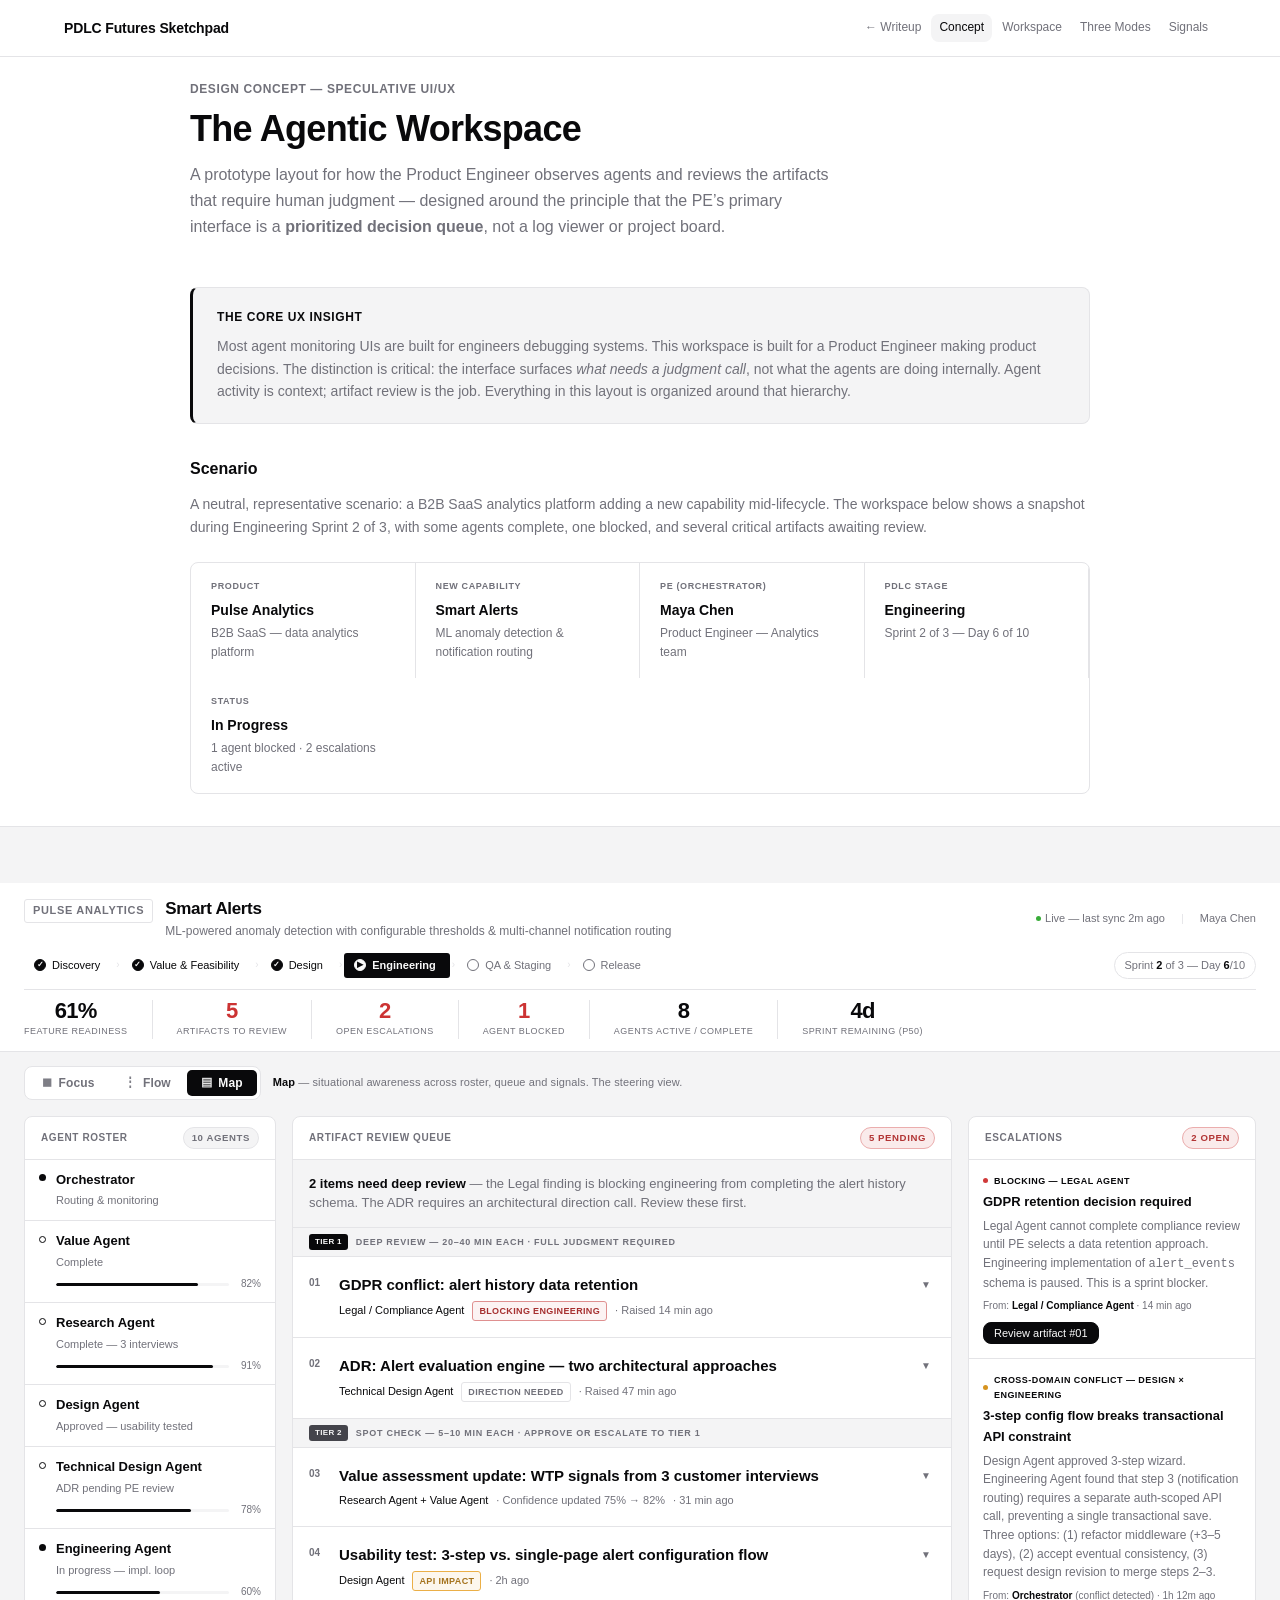
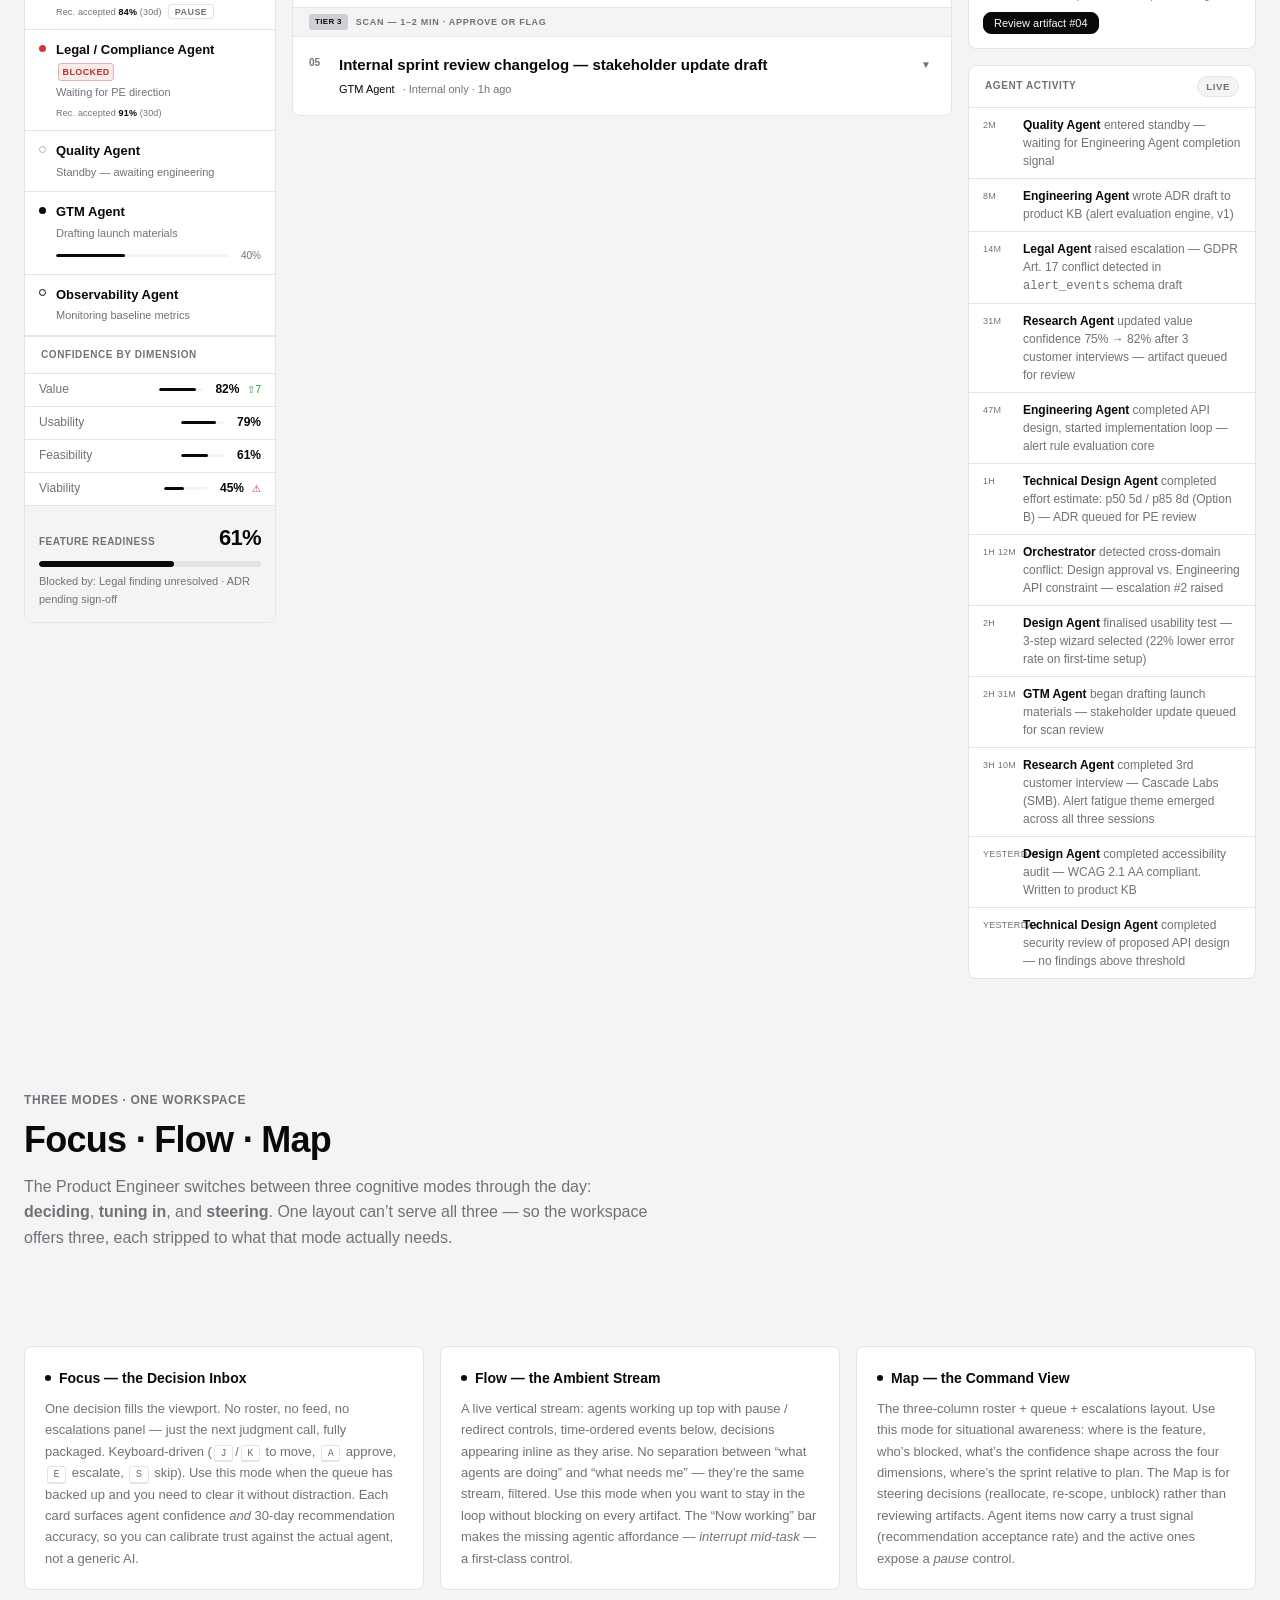
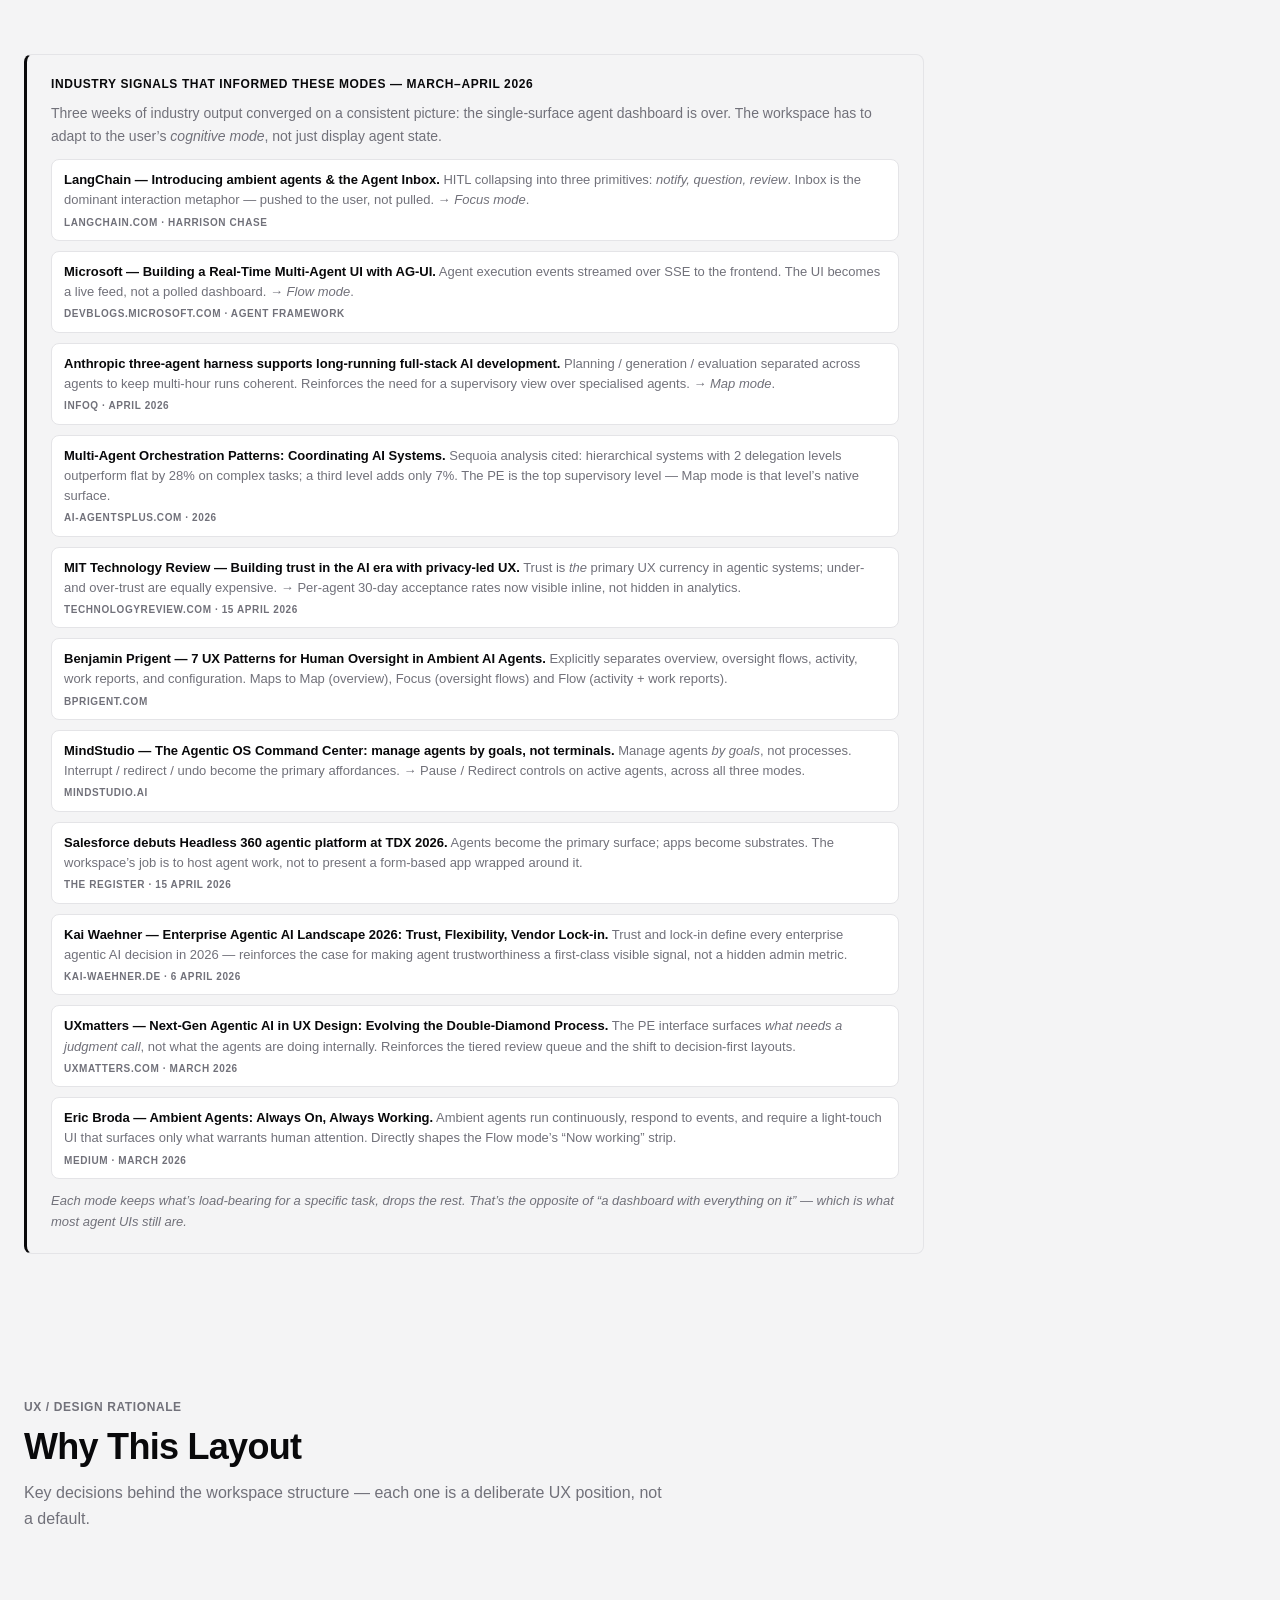
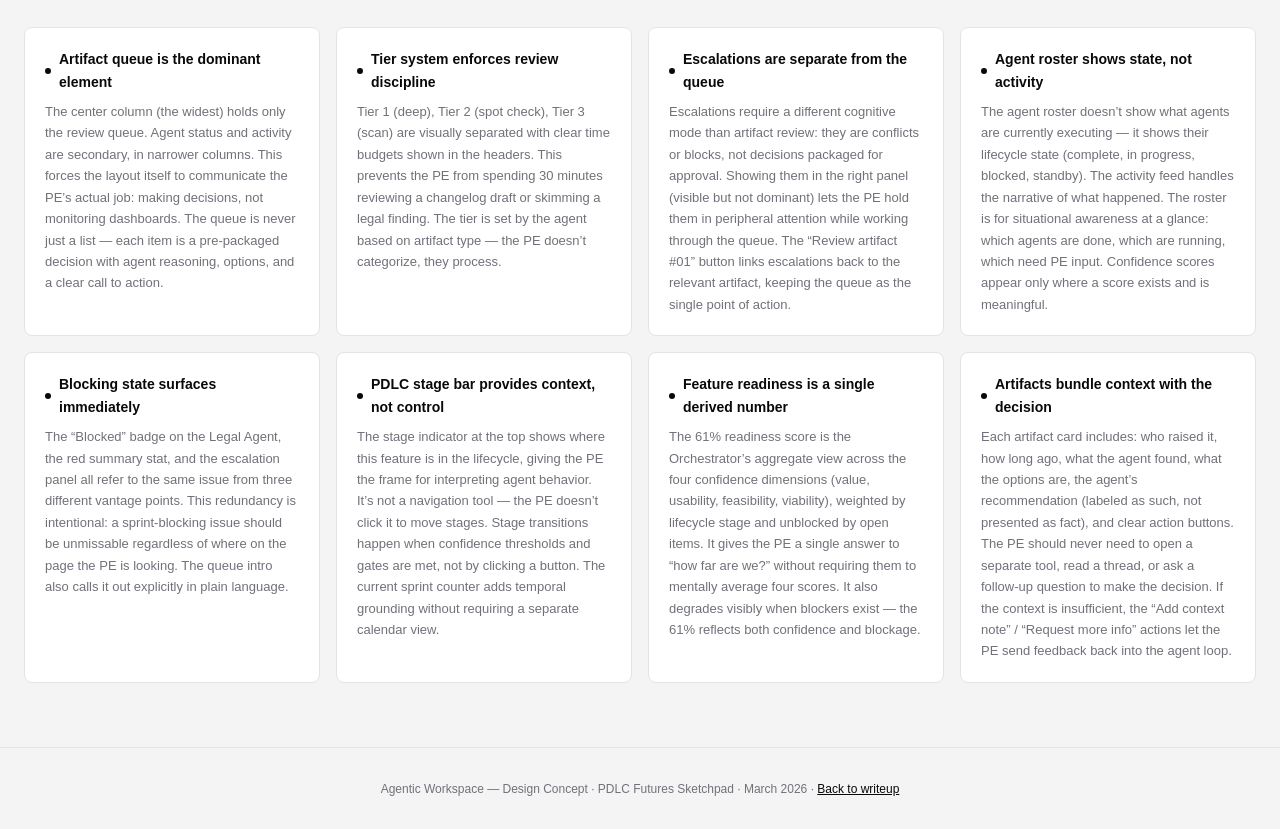
<file: workspace.html>
<!DOCTYPE html>
<html lang="en">
<head>
  <meta charset="UTF-8" />
  <meta name="viewport" content="width=device-width, initial-scale=1.0" />
  <title>Agentic Workspace — Smart Alerts · Pulse Analytics</title>
  <link rel="stylesheet" href="styles.css">
  <style>
    /* ── Workspace chrome ───────────────────────────────── */
    .ws-page { background: hsl(var(--secondary)); min-height: 100vh; }

    .ws-topbar {
      background: hsl(var(--background));
      border-bottom: 1px solid hsl(var(--border));
      padding: 0.75rem 1.5rem;
      margin-top: 56px;
    }
    .ws-topbar-row1 {
      display: flex; align-items: center; justify-content: space-between;
      margin-bottom: 0.625rem;
    }
    .ws-feature-context { display: flex; align-items: baseline; gap: 0.75rem; }
    .ws-product-name {
      font-size: 0.6875rem; font-weight: 600; text-transform: uppercase;
      letter-spacing: 0.06em; color: hsl(var(--muted-foreground));
      padding: 0.125rem 0.5rem; border: 1px solid hsl(var(--border));
      border-radius: 3px;
    }
    .ws-feature-name {
      font-size: 1.0625rem; font-weight: 700; letter-spacing: -0.02em;
    }
    .ws-feature-desc {
      font-size: 0.75rem; color: hsl(var(--muted-foreground));
    }
    .ws-meta-right {
      display: flex; align-items: center; gap: 1rem;
      font-size: 0.6875rem; color: hsl(var(--muted-foreground));
    }
    .ws-synced { display: flex; align-items: center; gap: 0.25rem; }
    .ws-synced-dot {
      width: 5px; height: 5px; border-radius: 50%;
      background: hsl(120 50% 45%); animation: pulse 2s infinite;
    }
    @keyframes pulse { 0%,100%{opacity:1} 50%{opacity:0.4} }

    /* PDLC stage bar */
    .pdlc-row {
      display: flex; align-items: center; gap: 0; overflow-x: auto;
    }
    .pdlc-stage {
      display: flex; align-items: center; gap: 0.375rem;
      font-size: 0.6875rem; padding: 0.25rem 0.875rem 0.25rem 0.625rem;
      color: hsl(var(--muted-foreground)); white-space: nowrap;
      position: relative;
    }
    .pdlc-stage.done { color: hsl(var(--foreground)); }
    .pdlc-stage.active {
      color: hsl(var(--foreground)); font-weight: 700;
      background: hsl(var(--foreground)); color: hsl(var(--primary-foreground));
      border-radius: 3px;
    }
    .pdlc-tick {
      width: 12px; height: 12px; border-radius: 50%;
      border: 1.5px solid currentColor;
      display: flex; align-items: center; justify-content: center;
      font-size: 0.5rem; font-weight: 700; flex-shrink: 0;
    }
    .pdlc-stage.done .pdlc-tick { background: hsl(var(--foreground)); border-color: hsl(var(--foreground)); color: hsl(var(--primary-foreground)); }
    .pdlc-stage.active .pdlc-tick { background: hsl(var(--primary-foreground)); border-color: hsl(var(--primary-foreground)); color: hsl(var(--foreground)); }
    .pdlc-sep { color: hsl(var(--border)); font-size: 0.625rem; padding: 0 0.125rem; }
    .pdlc-sprint-badge {
      margin-left: auto; flex-shrink: 0;
      font-size: 0.6875rem; font-weight: 500;
      padding: 0.25rem 0.625rem;
      border: 1px solid hsl(var(--border)); border-radius: 9999px;
      color: hsl(var(--muted-foreground));
    }
    .pdlc-sprint-badge span { font-weight: 700; color: hsl(var(--foreground)); }

    /* Summary strip */
    .ws-summary-strip {
      display: flex; align-items: center; gap: 0;
      border-top: 1px solid hsl(var(--border));
      margin-top: 0.625rem; padding-top: 0.625rem;
    }
    .ws-stat {
      display: flex; flex-direction: column; align-items: center;
      padding: 0 1.5rem 0 0; margin-right: 1.5rem;
      border-right: 1px solid hsl(var(--border));
    }
    .ws-stat:last-child { border-right: none; }
    .ws-stat-num {
      font-size: 1.375rem; font-weight: 700; letter-spacing: -0.03em; line-height: 1;
    }
    .ws-stat-num.warn { color: hsl(0 60% 50%); }
    .ws-stat-label {
      font-size: 0.5625rem; color: hsl(var(--muted-foreground));
      text-transform: uppercase; letter-spacing: 0.05em; margin-top: 0.125rem;
    }

    /* ── Three-column layout ────────────────────────────── */
    .ws-layout {
      display: grid;
      grid-template-columns: 252px 1fr 288px;
      gap: 1rem;
      padding: 1rem 1.5rem 4rem;
      max-width: 1440px;
      margin: 0 auto;
      align-items: start;
    }

    /* ── Panel shell ────────────────────────────────────── */
    .ws-panel {
      background: hsl(var(--background));
      border: 1px solid hsl(var(--border));
      border-radius: var(--radius);
      overflow: hidden;
    }
    .ws-panel-hdr {
      padding: 0.625rem 1rem;
      border-bottom: 1px solid hsl(var(--border));
      font-size: 0.625rem; font-weight: 700;
      text-transform: uppercase; letter-spacing: 0.06em;
      display: flex; align-items: center; justify-content: space-between;
      color: hsl(var(--muted-foreground));
    }
    .ws-count-pill {
      padding: 0.125rem 0.5rem; font-size: 0.6rem; font-weight: 700;
      border-radius: 9999px; background: hsl(var(--secondary));
      border: 1px solid hsl(var(--border)); color: hsl(var(--muted-foreground));
    }
    .ws-count-pill.urgent { background: hsl(0 60% 95%); border-color: hsl(0 60% 80%); color: hsl(0 55% 45%); }

    /* ── LEFT: Agent roster ─────────────────────────────── */
    .agent-item {
      display: flex; align-items: flex-start; gap: 0.625rem;
      padding: 0.625rem 0.875rem;
      border-bottom: 1px solid hsl(var(--border));
    }
    .agent-item:last-child { border-bottom: none; }
    .agent-dot {
      width: 7px; height: 7px; border-radius: 50%; flex-shrink: 0; margin-top: 0.3rem;
    }
    .agent-dot.active    { background: hsl(var(--foreground)); }
    .agent-dot.complete  { background: transparent; border: 1.5px solid hsl(var(--foreground)); }
    .agent-dot.standby   { background: transparent; border: 1.5px solid hsl(240 5% 72%); }
    .agent-dot.blocked   { background: hsl(0 62% 52%); }
    .agent-dot.monitoring{ background: transparent; border: 1.5px solid hsl(var(--foreground)); box-shadow: 0 0 0 2px hsla(var(--foreground),0.12); }
    .agent-main { flex: 1; min-width: 0; }
    .agent-name { font-size: 0.8125rem; font-weight: 600; }
    .agent-sub  {
      font-size: 0.6875rem; color: hsl(var(--muted-foreground)); margin-top: 0.125rem;
      display: flex; align-items: center; gap: 0.5rem;
    }
    .agent-status-text { }
    .agent-score-wrap { display: flex; align-items: center; gap: 0.375rem; margin-top: 0.3rem; }
    .agent-score-bar {
      flex: 1; height: 3px; background: hsl(var(--secondary)); border-radius: 2px; overflow: hidden;
    }
    .agent-score-fill { height: 100%; background: hsl(var(--foreground)); border-radius: 2px; }
    .agent-score-num { font-size: 0.625rem; color: hsl(var(--muted-foreground)); min-width: 26px; text-align: right; }
    .agent-badge-blocked {
      display: inline-block; font-size: 0.5625rem; font-weight: 700;
      text-transform: uppercase; letter-spacing: 0.04em;
      padding: 0.1em 0.4em; border-radius: 3px;
      background: hsl(0 60% 95%); color: hsl(0 55% 45%);
      border: 1px solid hsl(0 55% 80%); margin-left: 0.125rem;
    }
    .agent-badge-new {
      display: inline-block; font-size: 0.5625rem; font-weight: 700;
      text-transform: uppercase; letter-spacing: 0.04em;
      padding: 0.1em 0.4em; border-radius: 3px;
      background: hsl(215 90% 92%); color: hsl(215 80% 40%);
      border: 1px solid hsl(215 80% 78%); margin-left: 0.125rem;
    }

    /* Readiness section at bottom of agent panel */
    .readiness-block {
      padding: 0.875rem; border-top: 1px solid hsl(var(--border));
      background: hsl(var(--secondary));
    }
    .readiness-label-row {
      display: flex; justify-content: space-between; align-items: baseline;
      margin-bottom: 0.375rem;
    }
    .readiness-title {
      font-size: 0.625rem; font-weight: 700; text-transform: uppercase;
      letter-spacing: 0.05em; color: hsl(var(--muted-foreground));
    }
    .readiness-num {
      font-size: 1.375rem; font-weight: 700; letter-spacing: -0.03em;
    }
    .readiness-bar-wrap {
      height: 6px; background: hsl(var(--border)); border-radius: 3px; overflow: hidden;
    }
    .readiness-bar-fill {
      height: 100%; width: 61%; background: hsl(var(--foreground)); border-radius: 3px;
    }
    .readiness-note {
      font-size: 0.6875rem; color: hsl(var(--muted-foreground)); margin-top: 0.375rem;
    }

    /* Confidence sub-section */
    .conf-item {
      display: flex; align-items: center; gap: 0.5rem;
      padding: 0.4rem 0.875rem;
      border-bottom: 1px solid hsl(var(--border));
      font-size: 0.75rem;
    }
    .conf-item:last-child { border-bottom: none; }
    .conf-dim { flex: 1; color: hsl(var(--muted-foreground)); }
    .conf-bar-wrap { width: 44px; height: 3px; background: hsl(var(--secondary)); border-radius: 2px; overflow: hidden; }
    .conf-bar-fill { height: 100%; background: hsl(var(--foreground)); border-radius: 2px; }
    .conf-val { font-weight: 600; min-width: 28px; text-align: right; font-size: 0.75rem; }
    .conf-delta { font-size: 0.625rem; color: hsl(120 45% 42%); }

    /* ── CENTER: Artifact review queue ─────────────────── */
    .queue-intro {
      padding: 0.875rem 1rem;
      border-bottom: 1px solid hsl(var(--border));
      background: hsl(var(--secondary));
      font-size: 0.8125rem; color: hsl(var(--muted-foreground));
      line-height: 1.5;
    }
    .queue-intro strong { color: hsl(var(--foreground)); }

    .tier-separator {
      padding: 0.375rem 1rem;
      border-bottom: 1px solid hsl(var(--border));
      background: hsl(var(--secondary));
      font-size: 0.5625rem; font-weight: 700;
      text-transform: uppercase; letter-spacing: 0.08em;
      color: hsl(var(--muted-foreground));
      display: flex; align-items: center; gap: 0.5rem;
    }
    .tier-badge {
      padding: 0.125rem 0.375rem;
      border-radius: 3px; font-size: 0.5rem; font-weight: 800;
      letter-spacing: 0.04em; text-transform: uppercase;
    }
    .tier-badge.t1 { background: hsl(var(--foreground)); color: hsl(var(--primary-foreground)); }
    .tier-badge.t2 { background: hsl(240 4.8% 28%); color: hsl(0 0% 96%); }
    .tier-badge.t3 { background: hsl(240 4.8% 82%); color: hsl(var(--foreground)); }

    /* Artifact card */
    .artifact-card {
      border-bottom: 1px solid hsl(var(--border));
      transition: background 0.12s;
    }
    .artifact-card:last-child { border-bottom: none; }
    .artifact-card-top {
      padding: 1rem;
      cursor: pointer;
      display: flex; align-items: flex-start; gap: 0.75rem;
    }
    .artifact-card:hover .artifact-card-top { background: hsl(var(--secondary)); }
    .artifact-card.expanded .artifact-card-top { background: hsl(var(--secondary)); }

    .artifact-num {
      font-size: 0.625rem; font-weight: 700; color: hsl(var(--muted-foreground));
      min-width: 18px; padding-top: 0.125rem;
    }
    .artifact-main { flex: 1; min-width: 0; }
    .artifact-title { font-weight: 600; font-size: 0.9375rem; margin-bottom: 0.25rem; }
    .artifact-meta {
      display: flex; flex-wrap: wrap; align-items: center; gap: 0.5rem;
      font-size: 0.6875rem; color: hsl(var(--muted-foreground));
    }
    .artifact-agent-name { font-weight: 500; color: hsl(var(--foreground)); }
    .artifact-tag {
      padding: 0.1rem 0.375rem; border: 1px solid hsl(var(--border));
      border-radius: 3px; font-size: 0.5625rem; font-weight: 600;
      text-transform: uppercase; letter-spacing: 0.04em;
    }
    .artifact-tag.blocking { border-color: hsl(0 55% 72%); color: hsl(0 55% 42%); background: hsl(0 60% 97%); }
    .artifact-tag.conflict { border-color: hsl(38 80% 60%); color: hsl(38 70% 38%); background: hsl(38 80% 96%); }
    .artifact-chevron {
      font-size: 0.625rem; color: hsl(var(--muted-foreground));
      padding: 0.25rem; transition: transform 0.2s; flex-shrink: 0;
    }
    .artifact-card.expanded .artifact-chevron { transform: rotate(180deg); }

    /* Expanded detail */
    .artifact-detail {
      display: none;
      border-top: 1px solid hsl(var(--border));
      padding: 1rem;
      background: hsl(var(--secondary));
    }
    .artifact-card.expanded .artifact-detail { display: block; }
    .artifact-lead {
      font-size: 0.875rem; color: hsl(var(--muted-foreground));
      line-height: 1.65; margin-bottom: 1rem;
    }
    .artifact-lead strong { color: hsl(var(--foreground)); }
    .artifact-finding-block {
      background: hsl(var(--background)); border: 1px solid hsl(var(--border));
      border-radius: var(--radius); padding: 0.75rem; margin-bottom: 0.75rem;
    }
    .artifact-finding-lbl {
      font-size: 0.5625rem; font-weight: 700; text-transform: uppercase;
      letter-spacing: 0.06em; color: hsl(var(--muted-foreground)); margin-bottom: 0.375rem;
    }
    .artifact-finding-body {
      font-size: 0.8125rem; color: hsl(var(--foreground)); line-height: 1.55;
    }
    .artifact-option-grid {
      display: grid; grid-template-columns: 1fr 1fr; gap: 0.5rem; margin-bottom: 0.75rem;
    }
    .artifact-option {
      background: hsl(var(--background)); border: 1px solid hsl(var(--border));
      border-radius: var(--radius); padding: 0.75rem;
    }
    .artifact-option-label {
      font-size: 0.625rem; font-weight: 700; text-transform: uppercase;
      letter-spacing: 0.04em; margin-bottom: 0.375rem; color: hsl(var(--muted-foreground));
    }
    .artifact-option h4 { font-size: 0.8125rem; font-weight: 600; margin-bottom: 0.25rem; }
    .artifact-option p { font-size: 0.75rem; color: hsl(var(--muted-foreground)); line-height: 1.5; }
    .artifact-option .pros-cons { display: flex; flex-direction: column; gap: 0.25rem; margin-top: 0.375rem; }
    .artifact-option .pro, .artifact-option .con {
      font-size: 0.6875rem; padding-left: 0.875rem; position: relative;
    }
    .artifact-option .pro::before { content: '+'; position: absolute; left: 0; color: hsl(120 45% 40%); font-weight: 700; }
    .artifact-option .con::before { content: '−'; position: absolute; left: 0; color: hsl(0 55% 50%); font-weight: 700; }
    .artifact-agent-rec {
      font-size: 0.75rem; color: hsl(var(--muted-foreground));
      border-left: 2px solid hsl(var(--border));
      padding-left: 0.75rem; margin-bottom: 0.875rem; font-style: italic;
    }
    .artifact-agent-rec strong { color: hsl(var(--foreground)); font-style: normal; }
    .artifact-data-rows { margin-bottom: 0.875rem; }
    .artifact-data-row {
      display: flex; align-items: baseline; gap: 0.5rem;
      padding: 0.3rem 0; border-bottom: 1px solid hsl(var(--border));
      font-size: 0.8125rem;
    }
    .artifact-data-row:last-child { border-bottom: none; }
    .adr-lbl { min-width: 110px; font-size: 0.6875rem; color: hsl(var(--muted-foreground)); font-weight: 500; }
    .adr-val { color: hsl(var(--foreground)); }
    .artifact-quote {
      background: hsl(var(--background)); border: 1px solid hsl(var(--border));
      border-radius: var(--radius); padding: 0.75rem;
      font-size: 0.8125rem; font-style: italic; color: hsl(var(--muted-foreground));
      margin-bottom: 0.875rem; position: relative;
    }
    .artifact-quote::before {
      content: '\201C'; font-size: 1.75rem; line-height: 1;
      position: absolute; top: 0.25rem; left: 0.625rem;
      color: hsl(var(--muted)); font-family: Georgia, serif;
    }
    .artifact-quote p { padding-left: 1.25rem; }
    .artifact-quote .quote-attr { font-size: 0.6875rem; font-style: normal; color: hsl(var(--muted-foreground)); padding-left: 1.25rem; margin-top: 0.375rem; }

    /* Action buttons row */
    .artifact-actions {
      display: flex; flex-wrap: wrap; gap: 0.5rem; margin-top: 0.875rem;
    }
    .btn {
      padding: 0.375rem 0.875rem; font-size: 0.75rem; font-weight: 500;
      border-radius: var(--radius); cursor: pointer;
      transition: opacity 0.15s, background 0.15s;
    }
    .btn-primary { background: hsl(var(--foreground)); color: hsl(var(--primary-foreground)); border: 1px solid hsl(var(--foreground)); }
    .btn-primary:hover { opacity: 0.82; }
    .btn-secondary { background: hsl(var(--background)); color: hsl(var(--foreground)); border: 1px solid hsl(var(--border)); }
    .btn-secondary:hover { background: hsl(var(--secondary)); }
    .btn-ghost { background: none; color: hsl(var(--muted-foreground)); border: 1px solid transparent; }
    .btn-ghost:hover { background: hsl(var(--secondary)); color: hsl(var(--foreground)); border-color: hsl(var(--border)); }

    /* Empty / done state */
    .queue-done-state {
      padding: 2rem 1rem; text-align: center;
      font-size: 0.8125rem; color: hsl(var(--muted-foreground));
    }

    /* ── RIGHT: Escalations + activity ─────────────────── */
    .escalation-item {
      padding: 0.875rem;
      border-bottom: 1px solid hsl(var(--border));
    }
    .escalation-item:last-child { border-bottom: none; }
    .escalation-type-row {
      display: flex; align-items: center; gap: 0.375rem;
      font-size: 0.5625rem; font-weight: 700; text-transform: uppercase;
      letter-spacing: 0.05em; margin-bottom: 0.25rem;
    }
    .esc-dot { width: 5px; height: 5px; border-radius: 50%; background: hsl(0 62% 52%); flex-shrink: 0; }
    .esc-dot.warn { background: hsl(38 75% 48%); }
    .escalation-title { font-size: 0.8125rem; font-weight: 600; margin-bottom: 0.25rem; }
    .escalation-body { font-size: 0.75rem; color: hsl(var(--muted-foreground)); line-height: 1.55; }
    .escalation-from { font-size: 0.625rem; color: hsl(var(--muted-foreground)); margin-top: 0.375rem; }
    .escalation-from span { font-weight: 600; color: hsl(var(--foreground)); }
    .escalation-actions { display: flex; gap: 0.375rem; margin-top: 0.5rem; }

    /* Activity feed */
    .activity-item {
      display: flex; gap: 0.5rem; align-items: flex-start;
      padding: 0.5rem 0.875rem;
      border-bottom: 1px solid hsl(var(--border));
    }
    .activity-item:last-child { border-bottom: none; }
    .activity-time {
      font-size: 0.5625rem; color: hsl(var(--muted-foreground));
      white-space: nowrap; min-width: 32px; padding-top: 0.125rem;
      text-transform: uppercase; letter-spacing: 0.03em;
    }
    .activity-text {
      font-size: 0.75rem; color: hsl(var(--muted-foreground)); line-height: 1.5;
    }
    .activity-text strong { color: hsl(var(--foreground)); font-weight: 600; }

    /* ── Concept annotation ──────────────────────────────── */
    .annotation-section { padding: 3rem 1.5rem 0; }
    .annotation-grid {
      display: grid; grid-template-columns: repeat(auto-fit, minmax(280px, 1fr));
      gap: 1rem; max-width: 1440px; margin: 0 auto;
    }
    .annotation-card {
      border: 1px solid hsl(var(--border)); border-radius: var(--radius);
      padding: 1.25rem; background: hsl(var(--background));
    }
    .annotation-card h3 {
      font-size: 0.875rem; font-weight: 600; margin-bottom: 0.5rem;
      display: flex; align-items: center; gap: 0.5rem;
    }
    .annotation-card h3 .dot {
      width: 6px; height: 6px; border-radius: 50%;
      background: hsl(var(--foreground)); flex-shrink: 0;
    }
    .annotation-card p { font-size: 0.8125rem; color: hsl(var(--muted-foreground)); line-height: 1.65; }

    /* ── Concept intro ───────────────────────────────────── */
    .concept-intro-section {
      padding: 5rem 1.5rem 2rem;
      background: hsl(var(--background));
      border-bottom: 1px solid hsl(var(--border));
    }
    .concept-intro-inner { max-width: 900px; margin: 0 auto; }
    .concept-scenario-card {
      border: 1px solid hsl(var(--border)); border-radius: var(--radius);
      overflow: hidden; margin-top: 1.5rem;
      display: grid; grid-template-columns: repeat(auto-fit, minmax(200px, 1fr));
    }
    .scenario-cell {
      padding: 1rem 1.25rem;
      border-right: 1px solid hsl(var(--border));
    }
    .scenario-cell:last-child { border-right: none; }
    .scenario-cell-lbl {
      font-size: 0.5625rem; font-weight: 700; text-transform: uppercase;
      letter-spacing: 0.07em; color: hsl(var(--muted-foreground)); margin-bottom: 0.375rem;
    }
    .scenario-cell-val { font-size: 0.875rem; font-weight: 600; }
    .scenario-cell-sub { font-size: 0.75rem; color: hsl(var(--muted-foreground)); margin-top: 0.125rem; }

    /* ── Mode switcher ──────────────────────────────────── */
    .ws-mode-tabs {
      max-width: 1440px; margin: 0 auto;
      padding: 0.875rem 1.5rem 0;
      display: flex; align-items: center; gap: 0.75rem;
      flex-wrap: wrap;
    }
    .ws-mode-tablist {
      display: inline-flex; border: 1px solid hsl(var(--border));
      border-radius: var(--radius); background: hsl(var(--background));
      padding: 3px; gap: 2px;
    }
    .ws-mode-tab {
      font-family: inherit;
      padding: 0.4rem 0.875rem; font-size: 0.75rem; font-weight: 600;
      color: hsl(var(--muted-foreground));
      background: transparent; border: 0; border-radius: 5px;
      cursor: pointer; letter-spacing: 0.01em;
      display: inline-flex; align-items: center; gap: 0.4rem;
      transition: background 0.15s, color 0.15s;
    }
    .ws-mode-tab:hover { color: hsl(var(--foreground)); }
    .ws-mode-tab.active {
      background: hsl(var(--foreground));
      color: hsl(var(--primary-foreground));
    }
    .ws-mode-tab-glyph {
      font-size: 0.75rem; line-height: 1; opacity: 0.9;
      font-family: ui-monospace, SFMono-Regular, Menlo, monospace;
    }
    .ws-mode-desc {
      font-size: 0.6875rem; color: hsl(var(--muted-foreground));
      letter-spacing: 0.01em;
    }
    .ws-mode-desc strong { color: hsl(var(--foreground)); font-weight: 600; }
    .ws-kbd {
      font-family: ui-monospace, SFMono-Regular, Menlo, monospace;
      font-size: 0.625rem; padding: 0.1rem 0.35rem;
      border: 1px solid hsl(var(--border)); border-bottom-width: 2px;
      border-radius: 3px; background: hsl(var(--background));
      color: hsl(var(--muted-foreground));
      margin: 0 0.125rem;
    }

    .ws-mode { animation: modeFade 0.18s ease-out; }
    .ws-mode[hidden] { display: none; }
    @keyframes modeFade {
      from { opacity: 0; transform: translateY(4px); }
      to   { opacity: 1; transform: translateY(0); }
    }

    /* ── Trust calibration + interrupt affordances (shared) */
    .agent-trust {
      font-size: 0.5625rem; color: hsl(var(--muted-foreground));
      margin-top: 0.25rem; letter-spacing: 0.02em;
      display: flex; align-items: center; gap: 0.375rem;
    }
    .agent-trust-val { font-weight: 700; color: hsl(var(--foreground)); }
    .agent-interrupt {
      font-family: inherit;
      font-size: 0.5625rem; font-weight: 600;
      color: hsl(var(--muted-foreground));
      background: hsl(var(--background));
      border: 1px solid hsl(var(--border)); border-radius: 3px;
      padding: 0.1rem 0.375rem; cursor: pointer;
      text-transform: uppercase; letter-spacing: 0.05em;
      transition: all 0.12s;
    }
    .agent-interrupt:hover {
      border-color: hsl(var(--foreground)); color: hsl(var(--foreground));
    }

    /* ── FOCUS mode (Decision Inbox) ──────────────────────── */
    .ws-mode-focus {
      max-width: 780px; margin: 0 auto;
      padding: 1.25rem 1.5rem 4rem;
    }
    .focus-bar {
      display: flex; align-items: center; justify-content: space-between;
      padding: 0.625rem 0; margin-bottom: 0.875rem;
      font-size: 0.6875rem; color: hsl(var(--muted-foreground));
      letter-spacing: 0.02em;
    }
    .focus-progress {
      display: flex; align-items: center; gap: 0.5rem;
    }
    .focus-progress-bar {
      width: 80px; height: 3px; background: hsl(var(--border)); border-radius: 2px;
      overflow: hidden;
    }
    .focus-progress-fill {
      height: 100%; background: hsl(var(--foreground)); border-radius: 2px;
      transition: width 0.25s;
    }
    .focus-kbd-hints {
      display: flex; align-items: center; gap: 0.25rem;
      font-size: 0.625rem;
    }
    .focus-card {
      background: hsl(var(--background));
      border: 1px solid hsl(var(--border));
      border-radius: calc(var(--radius) + 2px);
      overflow: hidden;
      box-shadow: 0 0 0 4px hsl(var(--secondary));
    }
    .focus-card-tier {
      padding: 0.5rem 1.25rem;
      font-size: 0.5625rem; font-weight: 800;
      text-transform: uppercase; letter-spacing: 0.08em;
      border-bottom: 1px solid hsl(var(--border));
      display: flex; align-items: center; gap: 0.625rem;
      background: hsl(var(--secondary));
    }
    .focus-card-body { padding: 1.5rem 1.25rem 1.25rem; }
    .focus-card-title {
      font-size: 1.375rem; font-weight: 700; letter-spacing: -0.02em;
      margin-bottom: 0.5rem; line-height: 1.25;
    }
    .focus-card-meta {
      display: flex; flex-wrap: wrap; align-items: center; gap: 0.5rem;
      font-size: 0.75rem; color: hsl(var(--muted-foreground));
      margin-bottom: 1rem;
    }
    .focus-card-meta .artifact-tag { font-size: 0.5625rem; }
    .focus-uncertainty {
      display: inline-flex; align-items: center; gap: 0.375rem;
      padding: 0.2rem 0.5rem;
      background: hsl(var(--secondary));
      border: 1px solid hsl(var(--border));
      border-radius: 9999px;
      font-size: 0.6875rem; color: hsl(var(--muted-foreground));
    }
    .focus-uncertainty strong { color: hsl(var(--foreground)); font-weight: 600; }
    .focus-nav {
      margin-top: 1rem; display: flex; align-items: center; justify-content: space-between;
      font-size: 0.75rem; color: hsl(var(--muted-foreground));
    }
    .focus-nav-btn {
      font-family: inherit;
      background: hsl(var(--background));
      border: 1px solid hsl(var(--border));
      border-radius: var(--radius);
      padding: 0.5rem 0.875rem; font-size: 0.75rem; font-weight: 500;
      cursor: pointer; color: hsl(var(--foreground));
      display: inline-flex; align-items: center; gap: 0.5rem;
      transition: background 0.15s, border-color 0.15s;
    }
    .focus-nav-btn:hover { background: hsl(var(--secondary)); border-color: hsl(var(--foreground)); }
    .focus-nav-btn[disabled] { opacity: 0.4; cursor: not-allowed; }
    .focus-stack-hint {
      margin-top: 0.75rem; text-align: center;
      font-size: 0.625rem; color: hsl(var(--muted-foreground));
      letter-spacing: 0.05em; text-transform: uppercase;
    }

    /* ── FLOW mode (Ambient Stream) ───────────────────────── */
    .ws-mode-flow {
      max-width: 900px; margin: 0 auto;
      padding: 1rem 1.5rem 4rem;
    }
    .flow-nowbar {
      background: hsl(var(--background));
      border: 1px solid hsl(var(--border));
      border-radius: var(--radius);
      padding: 0.75rem 1rem;
      margin-bottom: 1rem;
    }
    .flow-nowbar-hdr {
      font-size: 0.5625rem; font-weight: 800;
      text-transform: uppercase; letter-spacing: 0.08em;
      color: hsl(var(--muted-foreground));
      margin-bottom: 0.625rem;
      display: flex; align-items: center; gap: 0.5rem;
    }
    .flow-nowbar-hdr::before {
      content: ''; width: 6px; height: 6px; border-radius: 50%;
      background: hsl(120 50% 45%); animation: pulse 2s infinite;
    }
    .flow-now-grid {
      display: grid; grid-template-columns: repeat(auto-fit, minmax(180px, 1fr));
      gap: 0.5rem;
    }
    .flow-now-item {
      border: 1px solid hsl(var(--border));
      border-radius: var(--radius);
      padding: 0.5rem 0.625rem;
      font-size: 0.75rem;
    }
    .flow-now-item-name {
      font-weight: 600; font-size: 0.75rem;
      display: flex; align-items: center; gap: 0.375rem;
      margin-bottom: 0.125rem;
    }
    .flow-now-item-name::before {
      content: ''; width: 5px; height: 5px; border-radius: 50%;
      background: hsl(var(--foreground));
      animation: pulse 2s infinite;
    }
    .flow-now-item-task {
      font-size: 0.6875rem; color: hsl(var(--muted-foreground));
      line-height: 1.4; margin-bottom: 0.375rem;
    }
    .flow-now-controls { display: flex; gap: 0.25rem; }

    .flow-filters {
      display: flex; gap: 0.375rem; margin-bottom: 0.75rem; flex-wrap: wrap;
    }
    .flow-chip {
      font-family: inherit;
      font-size: 0.6875rem; font-weight: 500;
      padding: 0.3rem 0.625rem;
      border: 1px solid hsl(var(--border)); border-radius: 9999px;
      background: hsl(var(--background)); color: hsl(var(--muted-foreground));
      cursor: pointer; transition: all 0.12s;
    }
    .flow-chip:hover { color: hsl(var(--foreground)); }
    .flow-chip.active {
      background: hsl(var(--foreground)); color: hsl(var(--primary-foreground));
      border-color: hsl(var(--foreground));
    }
    .flow-chip-count {
      font-size: 0.625rem; opacity: 0.6; margin-left: 0.25rem;
    }

    .flow-stream { position: relative; }
    .flow-stream::before {
      content: ''; position: absolute; left: 47px; top: 10px; bottom: 10px;
      width: 1px; background: hsl(var(--border));
    }
    .flow-event {
      display: grid; grid-template-columns: 44px 14px 1fr;
      gap: 0.5rem; align-items: flex-start;
      padding: 0.75rem 0; position: relative;
    }
    .flow-event-time {
      font-size: 0.625rem; color: hsl(var(--muted-foreground));
      text-align: right; padding-top: 0.375rem; letter-spacing: 0.03em;
      text-transform: uppercase;
    }
    .flow-event-dot {
      width: 10px; height: 10px; border-radius: 50%;
      background: hsl(var(--background));
      border: 1.5px solid hsl(var(--foreground));
      margin-top: 0.5rem; margin-left: 2px;
      z-index: 1;
    }
    .flow-event-dot.solid { background: hsl(var(--foreground)); }
    .flow-event-dot.warn { background: hsl(38 75% 48%); border-color: hsl(38 75% 48%); }
    .flow-event-dot.block { background: hsl(0 62% 52%); border-color: hsl(0 62% 52%); }
    .flow-event-content {
      background: hsl(var(--background));
      border: 1px solid hsl(var(--border));
      border-radius: var(--radius);
      padding: 0.625rem 0.875rem;
      font-size: 0.8125rem;
      line-height: 1.5;
    }
    .flow-event-content.passive {
      border: 0; padding: 0.375rem 0;
      background: transparent;
      font-size: 0.75rem; color: hsl(var(--muted-foreground));
    }
    .flow-event-content.passive strong { color: hsl(var(--foreground)); font-weight: 600; }
    .flow-event-content.decision {
      border-color: hsl(var(--foreground));
      box-shadow: 0 0 0 3px hsl(var(--secondary));
    }
    .flow-event-content.blocking {
      border-color: hsl(0 55% 72%);
      background: hsl(0 60% 99%);
    }
    .flow-event-title {
      font-weight: 600; font-size: 0.8125rem;
      margin-bottom: 0.25rem;
      display: flex; align-items: center; justify-content: space-between; gap: 0.5rem;
    }
    .flow-event-agent {
      font-size: 0.625rem; color: hsl(var(--muted-foreground));
      text-transform: uppercase; letter-spacing: 0.04em; font-weight: 700;
    }
    .flow-event-body {
      font-size: 0.75rem; color: hsl(var(--muted-foreground));
      line-height: 1.5;
    }
    .flow-event-actions {
      display: flex; gap: 0.375rem; margin-top: 0.5rem;
    }
    .flow-event-actions .btn { font-size: 0.6875rem; padding: 0.3rem 0.625rem; }

    /* ── Signals / sources list ──────────────────────────── */
    .signals-list {
      list-style: none; padding: 0; margin: 0 0 0.75rem;
      display: grid; gap: 0.625rem;
    }
    .signals-list li {
      font-size: 0.8125rem; color: hsl(var(--muted-foreground));
      line-height: 1.55;
      padding: 0.625rem 0.75rem;
      border: 1px solid hsl(var(--border));
      border-radius: var(--radius);
      background: hsl(var(--background));
      transition: border-color 0.15s;
    }
    .signals-list li:hover { border-color: hsl(var(--foreground)); }
    .signals-list a {
      color: hsl(var(--foreground));
      text-decoration: none;
      border-bottom: 1px solid transparent;
      transition: border-color 0.15s;
    }
    .signals-list a:hover { border-bottom-color: hsl(var(--foreground)); opacity: 1; }
    .signals-list strong { font-weight: 600; color: hsl(var(--foreground)); }
    .signal-meta {
      display: block;
      margin-top: 0.25rem;
      font-size: 0.625rem;
      color: hsl(var(--muted-foreground));
      text-transform: uppercase;
      letter-spacing: 0.06em;
      font-weight: 600;
    }

    /* ── Responsive ─────────────────────────────────────── */
    @media (max-width: 1100px) {
      .ws-layout {
        grid-template-columns: 240px 1fr;
        grid-template-rows: auto auto;
      }
      .ws-right-col { grid-column: 1 / -1; display: grid; grid-template-columns: 1fr 1fr; gap: 1rem; }
    }
    @media (max-width: 768px) {
      .ws-layout { grid-template-columns: 1fr; padding: 0.75rem; }
      .ws-right-col { grid-template-columns: 1fr; }
      .pdlc-row { flex-wrap: wrap; gap: 0.25rem; }
      .ws-summary-strip { gap: 1rem; flex-wrap: wrap; }
      .artifact-option-grid { grid-template-columns: 1fr; }
      .ws-mode-desc { display: none; }
      .focus-kbd-hints { display: none; }
    }
  </style>
</head>
<body class="ws-page">

<div class="progress-bar" id="progressBar"></div>

<nav>
  <div class="nav-inner">
    <div class="nav-logo">PDLC Futures Sketchpad</div>
    <button class="nav-mobile-toggle" aria-label="Toggle menu">&#9776;</button>
    <ul class="nav-links" id="navLinks">
      <li><a href="index.html">&#8592; Writeup</a></li>
      <li><a href="#concept" class="active">Concept</a></li>
      <li><a href="#workspace">Workspace</a></li>
      <li><a href="#modes-rationale">Three Modes</a></li>
      <li><a href="signals.html">Signals</a></li>
    </ul>
  </div>
</nav>

<!-- ── Concept intro ──────────────────────────────────────── -->
<section class="concept-intro-section" id="concept">
  <div class="concept-intro-inner fade-in">
    <div class="section-header">
      <div class="section-number">Design Concept &mdash; Speculative UI/UX</div>
      <h2>The Agentic Workspace</h2>
      <p>A prototype layout for how the Product Engineer observes agents and reviews the artifacts that require human judgment &mdash; designed around the principle that the PE&rsquo;s primary interface is a <strong>prioritized decision queue</strong>, not a log viewer or project board.</p>
    </div>

    <div class="callout">
      <div class="callout-title">The Core UX Insight</div>
      <p>Most agent monitoring UIs are built for engineers debugging systems. This workspace is built for a Product Engineer making product decisions. The distinction is critical: the interface surfaces <em>what needs a judgment call</em>, not what the agents are doing internally. Agent activity is context; artifact review is the job. Everything in this layout is organized around that hierarchy.</p>
    </div>

    <h3 style="font-size: 1rem; font-weight: 600; margin: 1.5rem 0 0.75rem;">Scenario</h3>
    <p style="font-size: 0.875rem; color: hsl(var(--muted-foreground)); margin-bottom: 1rem;">A neutral, representative scenario: a B2B SaaS analytics platform adding a new capability mid-lifecycle. The workspace below shows a snapshot during Engineering Sprint 2 of 3, with some agents complete, one blocked, and several critical artifacts awaiting review.</p>

    <div class="concept-scenario-card fade-in">
      <div class="scenario-cell">
        <div class="scenario-cell-lbl">Product</div>
        <div class="scenario-cell-val">Pulse Analytics</div>
        <div class="scenario-cell-sub">B2B SaaS &mdash; data analytics platform</div>
      </div>
      <div class="scenario-cell">
        <div class="scenario-cell-lbl">New Capability</div>
        <div class="scenario-cell-val">Smart Alerts</div>
        <div class="scenario-cell-sub">ML anomaly detection &amp; notification routing</div>
      </div>
      <div class="scenario-cell">
        <div class="scenario-cell-lbl">PE (Orchestrator)</div>
        <div class="scenario-cell-val">Maya Chen</div>
        <div class="scenario-cell-sub">Product Engineer &mdash; Analytics team</div>
      </div>
      <div class="scenario-cell">
        <div class="scenario-cell-lbl">PDLC Stage</div>
        <div class="scenario-cell-val">Engineering</div>
        <div class="scenario-cell-sub">Sprint 2 of 3 &mdash; Day 6 of 10</div>
      </div>
      <div class="scenario-cell">
        <div class="scenario-cell-lbl">Status</div>
        <div class="scenario-cell-val">In Progress</div>
        <div class="scenario-cell-sub">1 agent blocked &middot; 2 escalations active</div>
      </div>
    </div>
  </div>
</section>

<!-- ── Workspace ──────────────────────────────────────────── -->
<div id="workspace">

  <!-- Workspace topbar -->
  <div class="ws-topbar">
    <div class="ws-topbar-row1">
      <div class="ws-feature-context">
        <span class="ws-product-name">Pulse Analytics</span>
        <div>
          <div class="ws-feature-name">Smart Alerts</div>
          <div class="ws-feature-desc">ML-powered anomaly detection with configurable thresholds &amp; multi-channel notification routing</div>
        </div>
      </div>
      <div class="ws-meta-right">
        <div class="ws-synced">
          <span class="ws-synced-dot"></span>
          <span>Live &mdash; last sync 2m ago</span>
        </div>
        <span style="color: hsl(var(--border));">|</span>
        <span>Maya Chen</span>
      </div>
    </div>

    <!-- PDLC stage indicator -->
    <div class="pdlc-row">
      <span class="pdlc-stage done"><span class="pdlc-tick">&#10003;</span>Discovery</span>
      <span class="pdlc-sep">&#8250;</span>
      <span class="pdlc-stage done"><span class="pdlc-tick">&#10003;</span>Value &amp; Feasibility</span>
      <span class="pdlc-sep">&#8250;</span>
      <span class="pdlc-stage done"><span class="pdlc-tick">&#10003;</span>Design</span>
      <span class="pdlc-sep">&#8250;</span>
      <span class="pdlc-stage active"><span class="pdlc-tick">&#9654;</span>Engineering</span>
      <span class="pdlc-sep">&#8250;</span>
      <span class="pdlc-stage"><span class="pdlc-tick"></span>QA &amp; Staging</span>
      <span class="pdlc-sep">&#8250;</span>
      <span class="pdlc-stage"><span class="pdlc-tick"></span>Release</span>
      <span class="pdlc-sprint-badge">Sprint <span>2</span> of 3 &mdash; Day <span>6</span>/10</span>
    </div>

    <!-- Summary strip -->
    <div class="ws-summary-strip">
      <div class="ws-stat">
        <div class="ws-stat-num">61%</div>
        <div class="ws-stat-label">Feature readiness</div>
      </div>
      <div class="ws-stat">
        <div class="ws-stat-num warn">5</div>
        <div class="ws-stat-label">Artifacts to review</div>
      </div>
      <div class="ws-stat">
        <div class="ws-stat-num warn">2</div>
        <div class="ws-stat-label">Open escalations</div>
      </div>
      <div class="ws-stat">
        <div class="ws-stat-num warn">1</div>
        <div class="ws-stat-label">Agent blocked</div>
      </div>
      <div class="ws-stat">
        <div class="ws-stat-num">8</div>
        <div class="ws-stat-label">Agents active / complete</div>
      </div>
      <div class="ws-stat">
        <div class="ws-stat-num">4d</div>
        <div class="ws-stat-label">Sprint remaining (p50)</div>
      </div>
    </div>
  </div>

  <!-- ── Mode switcher ── -->
  <div class="ws-mode-tabs" role="tablist" aria-label="Workspace mode">
    <div class="ws-mode-tablist">
      <button class="ws-mode-tab" data-mode="focus" role="tab" aria-selected="false">
        <span class="ws-mode-tab-glyph">&#9724;</span> Focus
      </button>
      <button class="ws-mode-tab" data-mode="flow" role="tab" aria-selected="false">
        <span class="ws-mode-tab-glyph">&#8942;</span> Flow
      </button>
      <button class="ws-mode-tab active" data-mode="map" role="tab" aria-selected="true">
        <span class="ws-mode-tab-glyph">&#9636;</span> Map
      </button>
    </div>
    <div class="ws-mode-desc" id="wsModeDesc">
      <strong>Map</strong> &mdash; situational awareness across roster, queue and signals. The steering view.
    </div>
  </div>

  <!-- ══════════ FOCUS mode ══════════ -->
  <div class="ws-mode ws-mode-focus" data-mode="focus" hidden>

    <div class="focus-bar">
      <div class="focus-progress">
        <span>Decision <strong style="color:hsl(var(--foreground));">1</strong> of 5</span>
        <div class="focus-progress-bar"><div class="focus-progress-fill" style="width:20%"></div></div>
        <span>&middot; 2 Tier&nbsp;1 remaining</span>
      </div>
      <div class="focus-kbd-hints">
        <span class="ws-kbd">J</span><span class="ws-kbd">K</span> nav
        <span style="padding:0 0.25rem;">&middot;</span>
        <span class="ws-kbd">A</span> approve
        <span class="ws-kbd">E</span> escalate
        <span class="ws-kbd">S</span> skip
      </div>
    </div>

    <div class="focus-card" id="focusCard">
      <div class="focus-card-tier">
        <span class="tier-badge t1">Tier 1</span>
        Deep review &middot; 20&ndash;40 min budget &middot; full judgment required
      </div>
      <div class="focus-card-body">
        <div class="focus-card-title">GDPR conflict: alert history data retention</div>
        <div class="focus-card-meta">
          <span class="artifact-agent-name">Legal / Compliance Agent</span>
          <span class="artifact-tag blocking">Blocking engineering</span>
          <span class="focus-uncertainty">
            Agent confidence <strong>72%</strong> &middot; historical accuracy <strong>91%</strong>
          </span>
          <span>&middot; Raised 14 min ago</span>
        </div>

        <p class="artifact-lead">The Engineering Agent&rsquo;s alert history schema stores event data for <strong>90 days by default</strong> with no per-customer opt-out mechanism. The Legal Agent flagged a conflict with <strong>GDPR Art. 17 (right to erasure)</strong> for EU customers and Art. 5(1)(e) (storage limitation principle). Engineering implementation is paused pending your direction.</p>

        <div class="artifact-finding-block">
          <div class="artifact-finding-lbl">Specific finding</div>
          <div class="artifact-finding-body">Table <code>alert_events</code> has no <code>customer_region</code> partition key and no retention policy hook. EU customers cannot currently request deletion of individual alert records without a full account purge. Estimated affected customer base: ~38% of ARR (EU segment).</div>
        </div>

        <div class="artifact-finding-lbl" style="margin-bottom:0.375rem;">Three options</div>
        <div class="artifact-option-grid">
          <div class="artifact-option">
            <div class="artifact-option-label">Option A &mdash; Recommended</div>
            <h4>Per-customer retention config</h4>
            <p>Configurable retention (30 / 60 / 90 days). Default 30 for EU, 90 elsewhere. +2 days engineering.</p>
            <div class="pros-cons">
              <span class="pro">Fully GDPR compliant</span>
              <span class="pro">Enterprise differentiator</span>
              <span class="con">+2 days to sprint</span>
            </div>
          </div>
          <div class="artifact-option">
            <div class="artifact-option-label">Option B</div>
            <h4>Treat as analytics data</h4>
            <p>Reclassify under existing analytics policy. Zero engineering; requires legal sign-off.</p>
            <div class="pros-cons">
              <span class="pro">No engineering delay</span>
              <span class="con">Needs external counsel</span>
              <span class="con">Compliance debt</span>
            </div>
          </div>
          <div class="artifact-option">
            <div class="artifact-option-label">Option C</div>
            <h4>Global 30-day default</h4>
            <p>Hardcode 30-day retention globally. Simple, compliant, loses differentiation.</p>
            <div class="pros-cons">
              <span class="pro">Fastest (&lt;1 day)</span>
              <span class="con">No enterprise config</span>
            </div>
          </div>
        </div>

        <div class="artifact-agent-rec">
          <strong>Agent recommendation:</strong> Option A. The per-customer config adds 2 days but builds retention infrastructure needed for every future analytics feature. Treat as a platform investment.
        </div>

        <div class="artifact-actions">
          <button class="btn btn-primary">Approve Option A <span class="ws-kbd" style="margin-left:0.25rem;">A</span></button>
          <button class="btn btn-secondary">Option B</button>
          <button class="btn btn-secondary">Option C</button>
          <button class="btn btn-ghost">Escalate <span class="ws-kbd">E</span></button>
          <button class="btn btn-ghost">Skip <span class="ws-kbd">S</span></button>
        </div>
      </div>
    </div>

    <div class="focus-nav">
      <button class="focus-nav-btn" disabled>&larr; Previous</button>
      <span class="focus-stack-hint">4 more decisions after this one</span>
      <button class="focus-nav-btn">Next &rarr;</button>
    </div>
  </div>

  <!-- ══════════ FLOW mode ══════════ -->
  <div class="ws-mode ws-mode-flow" data-mode="flow" hidden>

    <!-- "Now working" ambient bar -->
    <div class="flow-nowbar">
      <div class="flow-nowbar-hdr">Now working &middot; live</div>
      <div class="flow-now-grid">
        <div class="flow-now-item">
          <div class="flow-now-item-name">Engineering Agent</div>
          <div class="flow-now-item-task">Implementation loop &mdash; alert rule eval core (60%)</div>
          <div class="flow-now-controls">
            <button class="agent-interrupt">Pause</button>
            <button class="agent-interrupt">Redirect</button>
          </div>
        </div>
        <div class="flow-now-item">
          <div class="flow-now-item-name">GTM Agent</div>
          <div class="flow-now-item-task">Drafting sprint-2 stakeholder update (40%)</div>
          <div class="flow-now-controls">
            <button class="agent-interrupt">Pause</button>
            <button class="agent-interrupt">Redirect</button>
          </div>
        </div>
        <div class="flow-now-item">
          <div class="flow-now-item-name">Orchestrator</div>
          <div class="flow-now-item-task">Routing &amp; conflict detection across 10 agents</div>
          <div class="flow-now-controls">
            <button class="agent-interrupt">Pause</button>
          </div>
        </div>
        <div class="flow-now-item">
          <div class="flow-now-item-name">Observability Agent</div>
          <div class="flow-now-item-task">Monitoring baseline metrics &mdash; no anomalies</div>
          <div class="flow-now-controls">
            <button class="agent-interrupt">Mute</button>
          </div>
        </div>
      </div>
    </div>

    <div class="flow-filters">
      <button class="flow-chip active">All <span class="flow-chip-count">12</span></button>
      <button class="flow-chip">Decisions <span class="flow-chip-count">5</span></button>
      <button class="flow-chip">Blocks <span class="flow-chip-count">1</span></button>
      <button class="flow-chip">Conflicts <span class="flow-chip-count">1</span></button>
      <button class="flow-chip">Updates <span class="flow-chip-count">5</span></button>
    </div>

    <div class="flow-stream">

      <div class="flow-event">
        <div class="flow-event-time">2m</div>
        <div class="flow-event-dot"></div>
        <div class="flow-event-content passive"><strong>Quality Agent</strong> entered standby &mdash; waiting for Engineering completion signal</div>
      </div>

      <div class="flow-event">
        <div class="flow-event-time">8m</div>
        <div class="flow-event-dot solid"></div>
        <div class="flow-event-content passive"><strong>Engineering Agent</strong> wrote ADR draft to product KB (alert evaluation engine, v1)</div>
      </div>

      <div class="flow-event">
        <div class="flow-event-time">14m</div>
        <div class="flow-event-dot block"></div>
        <div class="flow-event-content decision blocking">
          <div class="flow-event-title">
            GDPR conflict: alert history data retention
            <span class="flow-event-agent">Legal / Compliance</span>
          </div>
          <div class="flow-event-body">Schema stores 90 days by default with no per-customer opt-out &mdash; conflicts with GDPR Art. 17. Engineering paused. <span class="focus-uncertainty" style="margin-left:0.25rem;">confidence <strong>72%</strong></span></div>
          <div class="flow-event-actions">
            <button class="btn btn-primary">Approve Option A</button>
            <button class="btn btn-secondary">See 3 options</button>
          </div>
        </div>
      </div>

      <div class="flow-event">
        <div class="flow-event-time">31m</div>
        <div class="flow-event-dot solid"></div>
        <div class="flow-event-content decision">
          <div class="flow-event-title">
            Value confidence 75% &rarr; 82% after 3 customer interviews
            <span class="flow-event-agent">Research + Value</span>
          </div>
          <div class="flow-event-body">All three rated Smart Alerts must-have. 2/3 would upgrade tier. Alert fatigue theme emerged &mdash; implication: smart defaults may matter more than manual config.</div>
          <div class="flow-event-actions">
            <button class="btn btn-primary">Approve &amp; update backlog</button>
            <button class="btn btn-ghost">Escalate to Tier 1</button>
          </div>
        </div>
      </div>

      <div class="flow-event">
        <div class="flow-event-time">47m</div>
        <div class="flow-event-dot solid"></div>
        <div class="flow-event-content decision">
          <div class="flow-event-title">
            ADR: Alert evaluation engine &mdash; two architectural paths
            <span class="flow-event-agent">Technical Design</span>
          </div>
          <div class="flow-event-body">Option A Kafka streaming (+2&ndash;3 wks, &lt;5s latency). Option B polling (fits sprint, 1-min latency). Recommended B with A as documented upgrade path &mdash; no customer SLA &lt;1 min.</div>
          <div class="flow-event-actions">
            <button class="btn btn-primary">Proceed with Option B</button>
            <button class="btn btn-secondary">Proceed with Option A</button>
          </div>
        </div>
      </div>

      <div class="flow-event">
        <div class="flow-event-time">1h</div>
        <div class="flow-event-dot"></div>
        <div class="flow-event-content passive"><strong>Technical Design Agent</strong> completed effort estimate: p50 5d / p85 8d (Option B)</div>
      </div>

      <div class="flow-event">
        <div class="flow-event-time">1h 12m</div>
        <div class="flow-event-dot warn"></div>
        <div class="flow-event-content decision" style="border-color: hsl(38 75% 60%); background: hsl(38 80% 99%);">
          <div class="flow-event-title">
            Conflict: 3-step config flow breaks transactional save
            <span class="flow-event-agent">Orchestrator</span>
          </div>
          <div class="flow-event-body">Design Agent approved 3-step wizard (22% lower error rate). Engineering Agent found step 3 requires separate API call &mdash; breaks single transaction. Three resolutions available.</div>
          <div class="flow-event-actions">
            <button class="btn btn-primary">Accept middleware cost (+3&ndash;5d)</button>
            <button class="btn btn-secondary">Accept eventual consistency</button>
            <button class="btn btn-ghost">Request design revision</button>
          </div>
        </div>
      </div>

      <div class="flow-event">
        <div class="flow-event-time">2h</div>
        <div class="flow-event-dot solid"></div>
        <div class="flow-event-content passive"><strong>Design Agent</strong> finalised usability test &mdash; 3-step wizard selected (22% lower error rate)</div>
      </div>

      <div class="flow-event">
        <div class="flow-event-time">2h 31m</div>
        <div class="flow-event-dot"></div>
        <div class="flow-event-content passive"><strong>GTM Agent</strong> began drafting launch materials &mdash; stakeholder update queued</div>
      </div>

      <div class="flow-event">
        <div class="flow-event-time">3h 10m</div>
        <div class="flow-event-dot"></div>
        <div class="flow-event-content passive"><strong>Research Agent</strong> completed 3rd customer interview &mdash; Cascade Labs (SMB). Alert fatigue theme across all three sessions.</div>
      </div>

    </div>
  </div>

  <!-- ══════════ MAP mode (enhanced existing layout) ══════════ -->
  <div class="ws-mode ws-mode-map" data-mode="map">
  <div class="ws-layout">

    <!-- ── LEFT: Agent roster ── -->
    <div class="ws-left">
      <div class="ws-panel">
        <div class="ws-panel-hdr">
          Agent Roster
          <span class="ws-count-pill">10 agents</span>
        </div>

        <!-- Orchestrator -->
        <div class="agent-item">
          <span class="agent-dot active"></span>
          <div class="agent-main">
            <div class="agent-name">Orchestrator</div>
            <div class="agent-sub"><span class="agent-status-text">Routing &amp; monitoring</span></div>
          </div>
        </div>

        <!-- Value Agent -->
        <div class="agent-item">
          <span class="agent-dot complete"></span>
          <div class="agent-main">
            <div class="agent-name">Value Agent</div>
            <div class="agent-sub"><span class="agent-status-text">Complete</span></div>
            <div class="agent-score-wrap">
              <div class="agent-score-bar"><div class="agent-score-fill" style="width:82%"></div></div>
              <span class="agent-score-num">82%</span>
            </div>
          </div>
        </div>

        <!-- Research Agent -->
        <div class="agent-item">
          <span class="agent-dot complete"></span>
          <div class="agent-main">
            <div class="agent-name">Research Agent</div>
            <div class="agent-sub"><span class="agent-status-text">Complete &mdash; 3 interviews</span></div>
            <div class="agent-score-wrap">
              <div class="agent-score-bar"><div class="agent-score-fill" style="width:91%"></div></div>
              <span class="agent-score-num">91%</span>
            </div>
          </div>
        </div>

        <!-- Design Agent -->
        <div class="agent-item">
          <span class="agent-dot complete"></span>
          <div class="agent-main">
            <div class="agent-name">Design Agent</div>
            <div class="agent-sub"><span class="agent-status-text">Approved &mdash; usability tested</span></div>
          </div>
        </div>

        <!-- Technical Design Agent -->
        <div class="agent-item">
          <span class="agent-dot complete"></span>
          <div class="agent-main">
            <div class="agent-name">Technical Design Agent</div>
            <div class="agent-sub"><span class="agent-status-text">ADR pending PE review</span></div>
            <div class="agent-score-wrap">
              <div class="agent-score-bar"><div class="agent-score-fill" style="width:78%"></div></div>
              <span class="agent-score-num">78%</span>
            </div>
          </div>
        </div>

        <!-- Engineering Agent -->
        <div class="agent-item">
          <span class="agent-dot active"></span>
          <div class="agent-main">
            <div class="agent-name">Engineering Agent</div>
            <div class="agent-sub"><span class="agent-status-text">In progress &mdash; impl. loop</span></div>
            <div class="agent-score-wrap">
              <div class="agent-score-bar"><div class="agent-score-fill" style="width:60%"></div></div>
              <span class="agent-score-num">60%</span>
            </div>
            <div class="agent-trust">
              <span>Rec. accepted <span class="agent-trust-val">84%</span> (30d)</span>
              <button class="agent-interrupt" type="button">Pause</button>
            </div>
          </div>
        </div>

        <!-- Legal / Compliance Agent -->
        <div class="agent-item">
          <span class="agent-dot blocked"></span>
          <div class="agent-main">
            <div class="agent-name">
              Legal / Compliance Agent
              <span class="agent-badge-blocked">Blocked</span>
            </div>
            <div class="agent-sub"><span class="agent-status-text">Waiting for PE direction</span></div>
            <div class="agent-trust">
              <span>Rec. accepted <span class="agent-trust-val">91%</span> (30d)</span>
            </div>
          </div>
        </div>

        <!-- Quality Agent -->
        <div class="agent-item">
          <span class="agent-dot standby"></span>
          <div class="agent-main">
            <div class="agent-name">Quality Agent</div>
            <div class="agent-sub"><span class="agent-status-text">Standby &mdash; awaiting engineering</span></div>
          </div>
        </div>

        <!-- GTM Agent -->
        <div class="agent-item">
          <span class="agent-dot active"></span>
          <div class="agent-main">
            <div class="agent-name">GTM Agent</div>
            <div class="agent-sub"><span class="agent-status-text">Drafting launch materials</span></div>
            <div class="agent-score-wrap">
              <div class="agent-score-bar"><div class="agent-score-fill" style="width:40%"></div></div>
              <span class="agent-score-num">40%</span>
            </div>
          </div>
        </div>

        <!-- Observability Agent -->
        <div class="agent-item">
          <span class="agent-dot monitoring"></span>
          <div class="agent-main">
            <div class="agent-name">Observability Agent</div>
            <div class="agent-sub"><span class="agent-status-text">Monitoring baseline metrics</span></div>
          </div>
        </div>

        <!-- Feature confidence -->
        <div style="border-top: 1px solid hsl(var(--border));">
          <div class="ws-panel-hdr" style="border-bottom: 1px solid hsl(var(--border));">
            Confidence by Dimension
          </div>
          <div class="conf-item">
            <span class="conf-dim">Value</span>
            <div class="conf-bar-wrap"><div class="conf-bar-fill" style="width:82%"></div></div>
            <span class="conf-val">82%</span>
            <span class="conf-delta">&#8679;7</span>
          </div>
          <div class="conf-item">
            <span class="conf-dim">Usability</span>
            <div class="conf-bar-wrap"><div class="conf-bar-fill" style="width:79%"></div></div>
            <span class="conf-val">79%</span>
          </div>
          <div class="conf-item">
            <span class="conf-dim">Feasibility</span>
            <div class="conf-bar-wrap"><div class="conf-bar-fill" style="width:61%"></div></div>
            <span class="conf-val">61%</span>
          </div>
          <div class="conf-item">
            <span class="conf-dim">Viability</span>
            <div class="conf-bar-wrap"><div class="conf-bar-fill" style="width:45%"></div></div>
            <span class="conf-val">45%</span>
            <span style="font-size:0.625rem; color: hsl(0 55% 50%);">&#9888;</span>
          </div>
        </div>

        <!-- Readiness -->
        <div class="readiness-block">
          <div class="readiness-label-row">
            <span class="readiness-title">Feature Readiness</span>
            <span class="readiness-num">61%</span>
          </div>
          <div class="readiness-bar-wrap"><div class="readiness-bar-fill"></div></div>
          <div class="readiness-note">Blocked by: Legal finding unresolved &middot; ADR pending sign-off</div>
        </div>
      </div>
    </div>

    <!-- ── CENTER: Artifact review queue ── -->
    <div class="ws-center">
      <div class="ws-panel">
        <div class="ws-panel-hdr">
          Artifact Review Queue
          <span class="ws-count-pill urgent">5 pending</span>
        </div>

        <div class="queue-intro">
          <strong>2 items need deep review</strong> &mdash; the Legal finding is blocking engineering from completing the alert history schema. The ADR requires an architectural direction call. Review these first.
        </div>

        <!-- ── TIER 1 ── -->
        <div class="tier-separator">
          <span class="tier-badge t1">Tier 1</span>
          Deep review &mdash; 20&ndash;40 min each &middot; full judgment required
        </div>

        <!-- Artifact 1: Legal GDPR -->
        <div class="artifact-card" id="art1">
          <div class="artifact-card-top" onclick="toggleArtifact('art1')">
            <span class="artifact-num">01</span>
            <div class="artifact-main">
              <div class="artifact-title">GDPR conflict: alert history data retention</div>
              <div class="artifact-meta">
                <span class="artifact-agent-name">Legal / Compliance Agent</span>
                <span class="artifact-tag blocking">Blocking engineering</span>
                <span>&middot; Raised 14 min ago</span>
              </div>
            </div>
            <span class="artifact-chevron">&#9660;</span>
          </div>
          <div class="artifact-detail">
            <p class="artifact-lead">The Engineering Agent&rsquo;s alert history schema stores event data for <strong>90 days by default</strong> with no per-customer opt-out mechanism. The Legal Agent flagged a conflict with <strong>GDPR Art. 17 (right to erasure)</strong> for EU customers and Art. 5(1)(e) (storage limitation principle). Engineering implementation is paused pending your direction.</p>

            <div class="artifact-finding-block">
              <div class="artifact-finding-lbl">Specific finding</div>
              <div class="artifact-finding-body">Table <code>alert_events</code> has no <code>customer_region</code> partition key and no retention policy hook. EU customers cannot currently request deletion of individual alert records without a full account purge. Estimated affected customer base: ~38% of ARR (EU segment).</div>
            </div>

            <div class="artifact-finding-lbl" style="margin-bottom:0.375rem;">Three options (Legal Agent analysis)</div>
            <div class="artifact-option-grid">
              <div class="artifact-option">
                <div class="artifact-option-label">Option A &mdash; Recommended</div>
                <h4>Per-customer retention config</h4>
                <p>Add configurable retention (30 / 60 / 90 days) to customer settings. Default 30 days for EU, 90 days elsewhere. Adds ~2 days to engineering estimate.</p>
                <div class="pros-cons">
                  <span class="pro">Fully GDPR compliant</span>
                  <span class="pro">Product differentiator for enterprise</span>
                  <span class="con">Adds 2 days to sprint</span>
                </div>
              </div>
              <div class="artifact-option">
                <div class="artifact-option-label">Option B</div>
                <h4>Treat as analytics data</h4>
                <p>Reclassify alert_events under the existing analytics data policy (already GDPR-reviewed). Requires legal sign-off on classification. Zero engineering changes.</p>
                <div class="pros-cons">
                  <span class="pro">No engineering delay</span>
                  <span class="con">Legal classification uncertain &mdash; needs external counsel</span>
                  <span class="con">Potential compliance debt</span>
                </div>
              </div>
              <div class="artifact-option">
                <div class="artifact-option-label">Option C</div>
                <h4>Global 30-day default, no config</h4>
                <p>Hardcode 30-day retention globally. Simple, compliant. Loses differentiation and may frustrate customers who want longer audit trails.</p>
                <div class="pros-cons">
                  <span class="pro">Fastest to implement (&lt;1 day)</span>
                  <span class="pro">Unambiguously compliant</span>
                  <span class="con">No enterprise retention config</span>
                  <span class="con">May reduce perceived value of audit trail</span>
                </div>
              </div>
            </div>

            <div class="artifact-agent-rec">
              <strong>Agent recommendation:</strong> Option A. The per-customer config adds 2 days but builds the retention policy infrastructure that will be needed for every future analytics feature. Treating this as a platform investment rather than a sprint cost makes Option A the right choice at this stage of the product.
            </div>

            <div class="artifact-actions">
              <button class="btn btn-primary">Approve Option A</button>
              <button class="btn btn-secondary">Choose Option B</button>
              <button class="btn btn-secondary">Choose Option C</button>
              <button class="btn btn-ghost">Add context note</button>
            </div>
          </div>
        </div>

        <!-- Artifact 2: ADR -->
        <div class="artifact-card" id="art2">
          <div class="artifact-card-top" onclick="toggleArtifact('art2')">
            <span class="artifact-num">02</span>
            <div class="artifact-main">
              <div class="artifact-title">ADR: Alert evaluation engine &mdash; two architectural approaches</div>
              <div class="artifact-meta">
                <span class="artifact-agent-name">Technical Design Agent</span>
                <span class="artifact-tag">Direction needed</span>
                <span>&middot; Raised 47 min ago</span>
              </div>
            </div>
            <span class="artifact-chevron">&#9660;</span>
          </div>
          <div class="artifact-detail">
            <p class="artifact-lead">The Technical Design Agent has completed the architecture design for the alert evaluation engine and found <strong>two viable approaches with materially different trade-offs</strong>. Both are feasible; the choice has long-term platform implications. Agent is requesting PE direction before engineering proceeds.</p>

            <div class="artifact-option-grid">
              <div class="artifact-option">
                <div class="artifact-option-label">Option A &mdash; Event streaming</div>
                <h4>Kafka-based async evaluation</h4>
                <p>Each metric event triggers an alert evaluation job via Kafka topic. Evaluation is fully real-time; latency &lt;5 seconds end-to-end.</p>
                <div class="pros-cons">
                  <span class="pro">Real-time alerting (&lt;5s latency)</span>
                  <span class="pro">Scales horizontally with metric volume</span>
                  <span class="pro">Decouples evaluation from ingestion</span>
                  <span class="con">Adds Kafka dependency (new infra)</span>
                  <span class="con">+2&ndash;3 weeks for infra setup &amp; ops ramp</span>
                  <span class="con">Increases operational complexity</span>
                </div>
              </div>
              <div class="artifact-option">
                <div class="artifact-option-label">Option B &mdash; Recommended</div>
                <h4>Polling-based sync evaluation</h4>
                <p>Scheduled cron job evaluates alert rules against latest metrics every 60 seconds. Simple, no new infrastructure.</p>
                <div class="pros-cons">
                  <span class="pro">No new infrastructure</span>
                  <span class="pro">Ships within current sprint</span>
                  <span class="pro">Simple to monitor and debug</span>
                  <span class="con">Minimum 1-min alert latency</span>
                  <span class="con">Not suitable for sub-minute SLA commitments</span>
                  <span class="con">Will need refactor if latency requirements tighten</span>
                </div>
              </div>
            </div>

            <div class="artifact-data-rows">
              <div class="artifact-data-row">
                <span class="adr-lbl">Effort (Option A)</span>
                <span class="adr-val">p50: 14 days &mdash; p85: 21 days (includes infra setup)</span>
              </div>
              <div class="artifact-data-row">
                <span class="adr-lbl">Effort (Option B)</span>
                <span class="adr-val">p50: 5 days &mdash; p85: 8 days</span>
              </div>
              <div class="artifact-data-row">
                <span class="adr-lbl">Customer latency req.</span>
                <span class="adr-val">Research: 3/3 interviews: &ldquo;near-real-time&rdquo; &mdash; none specified &lt;1 min SLA</span>
              </div>
              <div class="artifact-data-row">
                <span class="adr-lbl">Upgrade path</span>
                <span class="adr-val">Option B &rarr; A is a clean migration (evaluation logic is encapsulated)</span>
              </div>
            </div>

            <div class="artifact-agent-rec">
              <strong>Agent recommendation:</strong> Option B now, with Option A as a documented upgrade path in the product KB. Customer research shows no sub-minute SLA requirements; adding Kafka now is premature optimization at significant sprint cost. Revisit when latency complaints appear in support data.
            </div>

            <div class="artifact-actions">
              <button class="btn btn-primary">Proceed with Option B</button>
              <button class="btn btn-secondary">Proceed with Option A</button>
              <button class="btn btn-ghost">Request feasibility spike first</button>
              <button class="btn btn-ghost">Add context note</button>
            </div>
          </div>
        </div>

        <!-- ── TIER 2 ── -->
        <div class="tier-separator">
          <span class="tier-badge t2">Tier 2</span>
          Spot check &mdash; 5&ndash;10 min each &middot; approve or escalate to Tier 1
        </div>

        <!-- Artifact 3: Value assessment -->
        <div class="artifact-card" id="art3">
          <div class="artifact-card-top" onclick="toggleArtifact('art3')">
            <span class="artifact-num">03</span>
            <div class="artifact-main">
              <div class="artifact-title">Value assessment update: WTP signals from 3 customer interviews</div>
              <div class="artifact-meta">
                <span class="artifact-agent-name">Research Agent + Value Agent</span>
                <span>&middot; Confidence updated 75% &rarr; 82%</span>
                <span>&middot; 31 min ago</span>
              </div>
            </div>
            <span class="artifact-chevron">&#9660;</span>
          </div>
          <div class="artifact-detail">
            <p class="artifact-lead">The Research Agent completed three follow-up customer interviews after showing the prototype alert configuration UI. All three rated Smart Alerts as a <strong>must-have feature</strong>. Two customers explicitly mentioned they would upgrade their tier for access. Value confidence updated from 75% to <strong>82%</strong>.</p>

            <div class="artifact-data-rows">
              <div class="artifact-data-row">
                <span class="adr-lbl">Customers interviewed</span>
                <span class="adr-val">Acme Corp (Enterprise), Novo Health (Mid-market), Cascade Labs (SMB)</span>
              </div>
              <div class="artifact-data-row">
                <span class="adr-lbl">WTP signal</span>
                <span class="adr-val">2/3 would upgrade tier &middot; 1/3 &ldquo;essential for compliance monitoring use case&rdquo;</span>
              </div>
              <div class="artifact-data-row">
                <span class="adr-lbl">Key concern raised</span>
                <span class="adr-val">Alert fatigue &mdash; all three mentioned importance of smart threshold defaults, not just manual config</span>
              </div>
            </div>

            <div class="artifact-quote">
              <p>&ldquo;We check the dashboard manually five times a day just because we&rsquo;re scared something spiked and we missed it. If this catches anomalies automatically I can stop doing that.&rdquo;</p>
              <div class="quote-attr">&mdash; Head of Data, Acme Corp (Enterprise customer, ~$120k ARR)</div>
            </div>

            <div class="artifact-finding-block">
              <div class="artifact-finding-lbl">Implication flagged by Research Agent</div>
              <div class="artifact-finding-body">The alert fatigue concern suggests smart defaults (ML-suggested thresholds) are more important than the manual config UI. Consider de-prioritizing advanced manual config and focusing engineering on the ML baseline suggestion. This is a product direction question, not just a UX preference.</div>
            </div>

            <div class="artifact-actions">
              <button class="btn btn-primary">Approve &amp; update backlog</button>
              <button class="btn btn-secondary">Escalate to Tier 1 (direction change)</button>
              <button class="btn btn-ghost">Request one more interview</button>
            </div>
          </div>
        </div>

        <!-- Artifact 4: Usability test -->
        <div class="artifact-card" id="art4">
          <div class="artifact-card-top" onclick="toggleArtifact('art4')">
            <span class="artifact-num">04</span>
            <div class="artifact-main">
              <div class="artifact-title">Usability test: 3-step vs. single-page alert configuration flow</div>
              <div class="artifact-meta">
                <span class="artifact-agent-name">Design Agent</span>
                <span class="artifact-tag conflict">API impact</span>
                <span>&middot; 2h ago</span>
              </div>
            </div>
            <span class="artifact-chevron">&#9660;</span>
          </div>
          <div class="artifact-detail">
            <p class="artifact-lead">The Design Agent ran a moderated usability test comparing two alert configuration flows. The <strong>3-step wizard outperformed the single-page form</strong> on first-time setup, but introduced an API constraint flagged by the Engineering Agent that has since escalated into a cross-domain conflict.</p>

            <div class="artifact-data-rows">
              <div class="artifact-data-row">
                <span class="adr-lbl">First-time setup errors</span>
                <span class="adr-val">3-step wizard: 11% error rate &middot; single-page: 33% error rate</span>
              </div>
              <div class="artifact-data-row">
                <span class="adr-lbl">Repeat config time</span>
                <span class="adr-val">3-step: 2.4 min avg &middot; single-page: 0.9 min avg</span>
              </div>
              <div class="artifact-data-row">
                <span class="adr-lbl">Design recommendation</span>
                <span class="adr-val">3-step for first alert &middot; single-page for subsequent (progressive disclosure)</span>
              </div>
              <div class="artifact-data-row">
                <span class="adr-lbl">Engineering conflict</span>
                <span class="adr-val">Step 3 (notification routing) requires a separate API call that breaks transactional save &rarr; escalated</span>
              </div>
            </div>

            <div class="artifact-agent-rec">
              <strong>Note:</strong> This artifact is linked to Escalation #2. Review together. Approving this design as-is requires the Engineering Agent to either refactor the auth middleware (est. +3&ndash;5 days) or accept eventual consistency between alert rule and notification routing config (user-visible edge case).
            </div>

            <div class="artifact-actions">
              <button class="btn btn-primary">Approve design (accept middleware cost)</button>
              <button class="btn btn-secondary">Approve design (accept eventual consistency)</button>
              <button class="btn btn-ghost">Request design revision (single API call constraint)</button>
            </div>
          </div>
        </div>

        <!-- ── TIER 3 ── -->
        <div class="tier-separator">
          <span class="tier-badge t3">Tier 3</span>
          Scan &mdash; 1&ndash;2 min &middot; approve or flag
        </div>

        <!-- Artifact 5: Changelog -->
        <div class="artifact-card" id="art5">
          <div class="artifact-card-top" onclick="toggleArtifact('art5')">
            <span class="artifact-num">05</span>
            <div class="artifact-main">
              <div class="artifact-title">Internal sprint review changelog &mdash; stakeholder update draft</div>
              <div class="artifact-meta">
                <span class="artifact-agent-name">GTM Agent</span>
                <span>&middot; Internal only &middot; 1h ago</span>
              </div>
            </div>
            <span class="artifact-chevron">&#9660;</span>
          </div>
          <div class="artifact-detail">
            <p class="artifact-lead">The GTM Agent drafted the internal sprint 2 progress update for the stakeholder Slack channel. No customer-facing content. Standard format.</p>

            <div class="artifact-finding-block">
              <div class="artifact-finding-lbl">Draft content</div>
              <div class="artifact-finding-body">
                <strong>Smart Alerts &mdash; Sprint 2 Update</strong><br><br>
                Design approved following usability testing (3-step wizard selected, 22% reduction in config errors). Engineering is 60% through core implementation. Legal review in progress &mdash; GDPR compliance approach being finalised. Customer research complete: 3/3 enterprise interviews rated feature as must-have. Value confidence up to 82%.<br><br>
                <em>Next: ADR sign-off, legal resolution, then engineering completion by end of sprint 2. QA begins sprint 3.</em>
              </div>
            </div>

            <div class="artifact-actions">
              <button class="btn btn-primary">Approve &amp; post to Slack</button>
              <button class="btn btn-ghost">Edit before posting</button>
              <button class="btn btn-ghost">Hold until Legal is resolved</button>
            </div>
          </div>
        </div>

      </div><!-- /ws-panel artifact queue -->
    </div><!-- /ws-center -->

    <!-- ── RIGHT: Escalations + Activity ── -->
    <div class="ws-right-col">

      <!-- Escalations -->
      <div class="ws-panel" style="margin-bottom: 1rem;">
        <div class="ws-panel-hdr">
          Escalations
          <span class="ws-count-pill urgent">2 open</span>
        </div>

        <!-- Escalation 1 -->
        <div class="escalation-item">
          <div class="escalation-type-row">
            <span class="esc-dot"></span>
            Blocking &mdash; Legal agent
          </div>
          <div class="escalation-title">GDPR retention decision required</div>
          <div class="escalation-body">Legal Agent cannot complete compliance review until PE selects a data retention approach. Engineering implementation of <code>alert_events</code> schema is paused. This is a sprint blocker.</div>
          <div class="escalation-from">From: <span>Legal / Compliance Agent</span> &middot; 14 min ago</div>
          <div class="escalation-actions">
            <button class="btn btn-primary" style="font-size:0.6875rem; padding: 0.25rem 0.625rem;">Review artifact #01</button>
          </div>
        </div>

        <!-- Escalation 2 -->
        <div class="escalation-item">
          <div class="escalation-type-row">
            <span class="esc-dot warn"></span>
            Cross-domain conflict &mdash; Design &times; Engineering
          </div>
          <div class="escalation-title">3-step config flow breaks transactional API constraint</div>
          <div class="escalation-body">Design Agent approved 3-step wizard. Engineering Agent found that step 3 (notification routing) requires a separate auth-scoped API call, preventing a single transactional save. Three options: (1) refactor middleware (+3&ndash;5 days), (2) accept eventual consistency, (3) request design revision to merge steps 2&ndash;3.</div>
          <div class="escalation-from">From: <span>Orchestrator</span> (conflict detected) &middot; 1h 12m ago</div>
          <div class="escalation-actions">
            <button class="btn btn-primary" style="font-size:0.6875rem; padding: 0.25rem 0.625rem;">Review artifact #04</button>
          </div>
        </div>

      </div>

      <!-- Activity feed -->
      <div class="ws-panel">
        <div class="ws-panel-hdr">
          Agent Activity
          <span class="ws-count-pill">Live</span>
        </div>

        <div class="activity-item">
          <span class="activity-time">2m</span>
          <span class="activity-text"><strong>Quality Agent</strong> entered standby &mdash; waiting for Engineering Agent completion signal</span>
        </div>
        <div class="activity-item">
          <span class="activity-time">8m</span>
          <span class="activity-text"><strong>Engineering Agent</strong> wrote ADR draft to product KB (alert evaluation engine, v1)</span>
        </div>
        <div class="activity-item">
          <span class="activity-time">14m</span>
          <span class="activity-text"><strong>Legal Agent</strong> raised escalation &mdash; GDPR Art. 17 conflict detected in <code>alert_events</code> schema draft</span>
        </div>
        <div class="activity-item">
          <span class="activity-time">31m</span>
          <span class="activity-text"><strong>Research Agent</strong> updated value confidence 75% &rarr; 82% after 3 customer interviews &mdash; artifact queued for review</span>
        </div>
        <div class="activity-item">
          <span class="activity-time">47m</span>
          <span class="activity-text"><strong>Engineering Agent</strong> completed API design, started implementation loop &mdash; alert rule evaluation core</span>
        </div>
        <div class="activity-item">
          <span class="activity-time">1h</span>
          <span class="activity-text"><strong>Technical Design Agent</strong> completed effort estimate: p50 5d / p85 8d (Option B) &mdash; ADR queued for PE review</span>
        </div>
        <div class="activity-item">
          <span class="activity-time">1h 12m</span>
          <span class="activity-text"><strong>Orchestrator</strong> detected cross-domain conflict: Design approval vs. Engineering API constraint &mdash; escalation #2 raised</span>
        </div>
        <div class="activity-item">
          <span class="activity-time">2h</span>
          <span class="activity-text"><strong>Design Agent</strong> finalised usability test &mdash; 3-step wizard selected (22% lower error rate on first-time setup)</span>
        </div>
        <div class="activity-item">
          <span class="activity-time">2h 31m</span>
          <span class="activity-text"><strong>GTM Agent</strong> began drafting launch materials &mdash; stakeholder update queued for scan review</span>
        </div>
        <div class="activity-item">
          <span class="activity-time">3h 10m</span>
          <span class="activity-text"><strong>Research Agent</strong> completed 3rd customer interview &mdash; Cascade Labs (SMB). Alert fatigue theme emerged across all three sessions</span>
        </div>
        <div class="activity-item">
          <span class="activity-time">Yesterday</span>
          <span class="activity-text"><strong>Design Agent</strong> completed accessibility audit &mdash; WCAG 2.1 AA compliant. Written to product KB</span>
        </div>
        <div class="activity-item">
          <span class="activity-time">Yesterday</span>
          <span class="activity-text"><strong>Technical Design Agent</strong> completed security review of proposed API design &mdash; no findings above threshold</span>
        </div>

      </div>

    </div><!-- /ws-right-col -->

  </div><!-- /ws-layout -->
  </div><!-- /ws-mode-map -->
</div><!-- /workspace -->

<!-- ── Three modes rationale ─────────────────────────────── -->
<section class="annotation-section" id="modes-rationale" style="padding-top: 3rem;">
  <div style="max-width: 1440px; margin: 0 auto; padding-bottom: 1.5rem;">
    <div class="section-header fade-in" style="padding: 0 0 1.5rem;">
      <div class="section-number">Three modes &middot; one workspace</div>
      <h2>Focus &middot; Flow &middot; Map</h2>
      <p>The Product Engineer switches between three cognitive modes through the day: <strong>deciding</strong>, <strong>tuning in</strong>, and <strong>steering</strong>. One layout can&rsquo;t serve all three &mdash; so the workspace offers three, each stripped to what that mode actually needs.</p>
    </div>
  </div>
  <div class="annotation-grid fade-in" style="max-width: 1440px; margin: 0 auto; padding-bottom: 2rem;">

    <div class="annotation-card">
      <h3><span class="dot"></span> Focus &mdash; the Decision Inbox</h3>
      <p>One decision fills the viewport. No roster, no feed, no escalations panel &mdash; just the next judgment call, fully packaged. Keyboard-driven (<span class="ws-kbd">J</span>/<span class="ws-kbd">K</span> to move, <span class="ws-kbd">A</span> approve, <span class="ws-kbd">E</span> escalate, <span class="ws-kbd">S</span> skip). Use this mode when the queue has backed up and you need to clear it without distraction. Each card surfaces agent confidence <em>and</em> 30-day recommendation accuracy, so you can calibrate trust against the actual agent, not a generic AI.</p>
    </div>

    <div class="annotation-card">
      <h3><span class="dot"></span> Flow &mdash; the Ambient Stream</h3>
      <p>A live vertical stream: agents working up top with pause / redirect controls, time-ordered events below, decisions appearing inline as they arise. No separation between &ldquo;what agents are doing&rdquo; and &ldquo;what needs me&rdquo; &mdash; they&rsquo;re the same stream, filtered. Use this mode when you want to stay in the loop without blocking on every artifact. The &ldquo;Now working&rdquo; bar makes the missing agentic affordance &mdash; <em>interrupt mid-task</em> &mdash; a first-class control.</p>
    </div>

    <div class="annotation-card">
      <h3><span class="dot"></span> Map &mdash; the Command View</h3>
      <p>The three-column roster + queue + escalations layout. Use this mode for situational awareness: where is the feature, who&rsquo;s blocked, what&rsquo;s the confidence shape across the four dimensions, where&rsquo;s the sprint relative to plan. The Map is for steering decisions (reallocate, re-scope, unblock) rather than reviewing artifacts. Agent items now carry a trust signal (recommendation acceptance rate) and the active ones expose a <em>pause</em> control.</p>
    </div>

  </div>

  <!-- Industry signals callout -->
  <div style="max-width: 1440px; margin: 0 auto; padding-bottom: 4rem;">
    <div class="callout" style="max-width: 900px;">
      <div class="callout-title">Industry signals that informed these modes &mdash; March&ndash;April 2026</div>
      <p style="margin-bottom: 0.75rem;">Three weeks of industry output converged on a consistent picture: the single-surface agent dashboard is over. The workspace has to adapt to the user&rsquo;s <em>cognitive mode</em>, not just display agent state.</p>
      <ul class="signals-list">
        <li>
          <a href="https://blog.langchain.com/introducing-ambient-agents/" target="_blank" rel="noopener"><strong>LangChain &mdash; Introducing ambient agents &amp; the Agent Inbox.</strong></a>
          HITL collapsing into three primitives: <em>notify, question, review</em>. Inbox is the dominant interaction metaphor &mdash; pushed to the user, not pulled. &rarr; <em>Focus mode</em>.
          <span class="signal-meta">langchain.com &middot; Harrison Chase</span>
        </li>
        <li>
          <a href="https://devblogs.microsoft.com/agent-framework/ag-ui-multi-agent-workflow-demo/" target="_blank" rel="noopener"><strong>Microsoft &mdash; Building a Real-Time Multi-Agent UI with AG-UI.</strong></a>
          Agent execution events streamed over SSE to the frontend. The UI becomes a live feed, not a polled dashboard. &rarr; <em>Flow mode</em>.
          <span class="signal-meta">devblogs.microsoft.com &middot; Agent Framework</span>
        </li>
        <li>
          <a href="https://www.infoq.com/news/2026/04/anthropic-three-agent-harness-ai/" target="_blank" rel="noopener"><strong>Anthropic three-agent harness supports long-running full-stack AI development.</strong></a>
          Planning / generation / evaluation separated across agents to keep multi-hour runs coherent. Reinforces the need for a supervisory view over specialised agents. &rarr; <em>Map mode</em>.
          <span class="signal-meta">InfoQ &middot; April 2026</span>
        </li>
        <li>
          <a href="https://www.ai-agentsplus.com/blog/multi-agent-orchestration-patterns-2026" target="_blank" rel="noopener"><strong>Multi-Agent Orchestration Patterns: Coordinating AI Systems.</strong></a>
          Sequoia analysis cited: hierarchical systems with 2 delegation levels outperform flat by 28% on complex tasks; a third level adds only 7%. The PE is the top supervisory level &mdash; Map mode is that level&rsquo;s native surface.
          <span class="signal-meta">ai-agentsplus.com &middot; 2026</span>
        </li>
        <li>
          <a href="https://www.technologyreview.com/2026/04/15/1135530/building-trust-in-the-ai-era-with-privacy-led-ux/" target="_blank" rel="noopener"><strong>MIT Technology Review &mdash; Building trust in the AI era with privacy-led UX.</strong></a>
          Trust is <em>the</em> primary UX currency in agentic systems; under- and over-trust are equally expensive. &rarr; Per-agent 30-day acceptance rates now visible inline, not hidden in analytics.
          <span class="signal-meta">technologyreview.com &middot; 15 April 2026</span>
        </li>
        <li>
          <a href="https://www.bprigent.com/article/7-ux-patterns-for-human-oversight-in-ambient-ai-agents" target="_blank" rel="noopener"><strong>Benjamin Prigent &mdash; 7 UX Patterns for Human Oversight in Ambient AI Agents.</strong></a>
          Explicitly separates overview, oversight flows, activity, work reports, and configuration. Maps to Map (overview), Focus (oversight flows) and Flow (activity + work reports).
          <span class="signal-meta">bprigent.com</span>
        </li>
        <li>
          <a href="https://www.mindstudio.ai/blog/agentic-os-command-center-manage-agents-by-goals" target="_blank" rel="noopener"><strong>MindStudio &mdash; The Agentic OS Command Center: manage agents by goals, not terminals.</strong></a>
          Manage agents <em>by goals</em>, not processes. Interrupt / redirect / undo become the primary affordances. &rarr; Pause / Redirect controls on active agents, across all three modes.
          <span class="signal-meta">mindstudio.ai</span>
        </li>
        <li>
          <a href="https://www.theregister.com/2026/04/15/salesforce_headless_360/" target="_blank" rel="noopener"><strong>Salesforce debuts Headless 360 agentic platform at TDX 2026.</strong></a>
          Agents become the primary surface; apps become substrates. The workspace&rsquo;s job is to host agent work, not to present a form-based app wrapped around it.
          <span class="signal-meta">The Register &middot; 15 April 2026</span>
        </li>
        <li>
          <a href="https://www.kai-waehner.de/blog/2026/04/06/enterprise-agentic-ai-landscape-2026-trust-flexibility-and-vendor-lock-in/" target="_blank" rel="noopener"><strong>Kai Waehner &mdash; Enterprise Agentic AI Landscape 2026: Trust, Flexibility, Vendor Lock-in.</strong></a>
          Trust and lock-in define every enterprise agentic AI decision in 2026 &mdash; reinforces the case for making agent trustworthiness a first-class visible signal, not a hidden admin metric.
          <span class="signal-meta">kai-waehner.de &middot; 6 April 2026</span>
        </li>
        <li>
          <a href="https://www.uxmatters.com/mt/archives/2026/03/next-gen-agentic-ai-in-ux-design-evolving-the-double-diamond-process.php" target="_blank" rel="noopener"><strong>UXmatters &mdash; Next-Gen Agentic AI in UX Design: Evolving the Double-Diamond Process.</strong></a>
          The PE interface surfaces <em>what needs a judgment call</em>, not what the agents are doing internally. Reinforces the tiered review queue and the shift to decision-first layouts.
          <span class="signal-meta">uxmatters.com &middot; March 2026</span>
        </li>
        <li>
          <a href="https://medium.com/@ericbroda/ambient-agents-always-on-always-on-always-working-387238d03e05" target="_blank" rel="noopener"><strong>Eric Broda &mdash; Ambient Agents: Always On, Always Working.</strong></a>
          Ambient agents run continuously, respond to events, and require a light-touch UI that surfaces only what warrants human attention. Directly shapes the Flow mode&rsquo;s &ldquo;Now working&rdquo; strip.
          <span class="signal-meta">Medium &middot; March 2026</span>
        </li>
      </ul>
      <p style="font-size: 0.8125rem; color: hsl(var(--muted-foreground)); font-style: italic;">Each mode keeps what&rsquo;s load-bearing for a specific task, drops the rest. That&rsquo;s the opposite of &ldquo;a dashboard with everything on it&rdquo; &mdash; which is what most agent UIs still are.</p>
    </div>
  </div>
</section>

<!-- ── Design annotations ─────────────────────────────────── -->
<section class="annotation-section" id="design-notes">
  <div style="max-width: 1440px; margin: 0 auto; padding-bottom: 1.5rem;">
    <div class="section-header fade-in" style="padding: 0 0 1.5rem;">
      <div class="section-number">UX / Design Rationale</div>
      <h2>Why This Layout</h2>
      <p>Key decisions behind the workspace structure &mdash; each one is a deliberate UX position, not a default.</p>
    </div>
  </div>
  <div class="annotation-grid fade-in" style="max-width: 1440px; margin: 0 auto; padding-bottom: 4rem;">

    <div class="annotation-card">
      <h3><span class="dot"></span> Artifact queue is the dominant element</h3>
      <p>The center column (the widest) holds only the review queue. Agent status and activity are secondary, in narrower columns. This forces the layout itself to communicate the PE&rsquo;s actual job: making decisions, not monitoring dashboards. The queue is never just a list &mdash; each item is a pre-packaged decision with agent reasoning, options, and a clear call to action.</p>
    </div>

    <div class="annotation-card">
      <h3><span class="dot"></span> Tier system enforces review discipline</h3>
      <p>Tier 1 (deep), Tier 2 (spot check), Tier 3 (scan) are visually separated with clear time budgets shown in the headers. This prevents the PE from spending 30 minutes reviewing a changelog draft or skimming a legal finding. The tier is set by the agent based on artifact type &mdash; the PE doesn&rsquo;t categorize, they process.</p>
    </div>

    <div class="annotation-card">
      <h3><span class="dot"></span> Escalations are separate from the queue</h3>
      <p>Escalations require a different cognitive mode than artifact review: they are conflicts or blocks, not decisions packaged for approval. Showing them in the right panel (visible but not dominant) lets the PE hold them in peripheral attention while working through the queue. The &ldquo;Review artifact #01&rdquo; button links escalations back to the relevant artifact, keeping the queue as the single point of action.</p>
    </div>

    <div class="annotation-card">
      <h3><span class="dot"></span> Agent roster shows state, not activity</h3>
      <p>The agent roster doesn&rsquo;t show what agents are currently executing &mdash; it shows their lifecycle state (complete, in progress, blocked, standby). The activity feed handles the narrative of what happened. The roster is for situational awareness at a glance: which agents are done, which are running, which need PE input. Confidence scores appear only where a score exists and is meaningful.</p>
    </div>

    <div class="annotation-card">
      <h3><span class="dot"></span> Blocking state surfaces immediately</h3>
      <p>The &ldquo;Blocked&rdquo; badge on the Legal Agent, the red summary stat, and the escalation panel all refer to the same issue from three different vantage points. This redundancy is intentional: a sprint-blocking issue should be unmissable regardless of where on the page the PE is looking. The queue intro also calls it out explicitly in plain language.</p>
    </div>

    <div class="annotation-card">
      <h3><span class="dot"></span> PDLC stage bar provides context, not control</h3>
      <p>The stage indicator at the top shows where this feature is in the lifecycle, giving the PE the frame for interpreting agent behavior. It&rsquo;s not a navigation tool &mdash; the PE doesn&rsquo;t click it to move stages. Stage transitions happen when confidence thresholds and gates are met, not by clicking a button. The current sprint counter adds temporal grounding without requiring a separate calendar view.</p>
    </div>

    <div class="annotation-card">
      <h3><span class="dot"></span> Feature readiness is a single derived number</h3>
      <p>The 61% readiness score is the Orchestrator&rsquo;s aggregate view across the four confidence dimensions (value, usability, feasibility, viability), weighted by lifecycle stage and unblocked by open items. It gives the PE a single answer to &ldquo;how far are we?&rdquo; without requiring them to mentally average four scores. It also degrades visibly when blockers exist &mdash; the 61% reflects both confidence and blockage.</p>
    </div>

    <div class="annotation-card">
      <h3><span class="dot"></span> Artifacts bundle context with the decision</h3>
      <p>Each artifact card includes: who raised it, how long ago, what the agent found, what the options are, the agent&rsquo;s recommendation (labeled as such, not presented as fact), and clear action buttons. The PE should never need to open a separate tool, read a thread, or ask a follow-up question to make the decision. If the context is insufficient, the &ldquo;Add context note&rdquo; / &ldquo;Request more info&rdquo; actions let the PE send feedback back into the agent loop.</p>
    </div>

  </div>
</section>

<footer>
  <div class="container">
    Agentic Workspace &mdash; Design Concept &middot; PDLC Futures Sketchpad &middot; March 2026 &middot; <a href="index.html">Back to writeup</a>
  </div>
</footer>

<button class="scroll-top" id="scrollTop" aria-label="Scroll to top">&#8593;</button>

<script>
// ── Workspace mode switcher ──
const MODE_DESC = {
  focus: '<strong>Focus</strong> &mdash; one decision at a time. Keyboard-driven. For deep review sessions when the queue must clear.',
  flow:  '<strong>Flow</strong> &mdash; ambient stream of agent events and inline decisions. For tuning in while agents run.',
  map:   '<strong>Map</strong> &mdash; situational awareness across roster, queue and signals. The steering view.'
};
function setWsMode(mode) {
  document.querySelectorAll('.ws-mode').forEach(el => {
    el.hidden = el.dataset.mode !== mode;
  });
  document.querySelectorAll('.ws-mode-tab').forEach(t => {
    const on = t.dataset.mode === mode;
    t.classList.toggle('active', on);
    t.setAttribute('aria-selected', on ? 'true' : 'false');
  });
  const desc = document.getElementById('wsModeDesc');
  if (desc) desc.innerHTML = MODE_DESC[mode] || '';
  try { localStorage.setItem('wsMode', mode); } catch (_) {}
}
document.querySelectorAll('.ws-mode-tab').forEach(tab => {
  tab.addEventListener('click', () => setWsMode(tab.dataset.mode));
});
try {
  const saved = localStorage.getItem('wsMode');
  if (saved && MODE_DESC[saved]) setWsMode(saved);
} catch (_) {}

// ── Focus-mode keyboard shortcuts (demo only) ──
document.addEventListener('keydown', (e) => {
  const focusActive = !document.querySelector('.ws-mode-focus')?.hidden;
  if (!focusActive) return;
  if (['INPUT','TEXTAREA'].includes(document.activeElement?.tagName)) return;
  const card = document.getElementById('focusCard');
  if (!card) return;
  const key = e.key.toLowerCase();
  if (key === 'j' || key === 'k' || key === 'a' || key === 'e' || key === 's') {
    card.animate(
      [{transform:'translateX(0)'},{transform:'translateX(' + (key==='k'?'8px':'-8px') + ')'},{transform:'translateX(0)'}],
      {duration: 220, easing: 'ease-out'}
    );
  }
});

// Flow filter chips (visual only)
document.querySelectorAll('.flow-chip').forEach(chip => {
  chip.addEventListener('click', () => {
    document.querySelectorAll('.flow-chip').forEach(c => c.classList.remove('active'));
    chip.classList.add('active');
  });
});

// Artifact card toggle
function toggleArtifact(id) {
  const card = document.getElementById(id);
  if (!card) return;
  card.classList.toggle('expanded');
}

// Mobile nav toggle
document.querySelector('.nav-mobile-toggle')?.addEventListener('click', () => {
  document.querySelector('.nav-links')?.classList.toggle('open');
});

// Scroll to top
document.getElementById('scrollTop')?.addEventListener('click', () => {
  window.scrollTo({ top: 0, behavior: 'smooth' });
});

// Scroll progress + scroll-top visibility
window.addEventListener('scroll', () => {
  const scrollTop = window.scrollY;
  const docHeight = document.documentElement.scrollHeight - window.innerHeight;
  const bar = document.getElementById('progressBar');
  if (bar) bar.style.width = (scrollTop / docHeight) * 100 + '%';
  document.getElementById('scrollTop')?.classList.toggle('visible', scrollTop > 400);
});

// Fade-in animations
const observer = new IntersectionObserver((entries) => {
  entries.forEach(entry => { if (entry.isIntersecting) entry.target.classList.add('visible'); });
}, { threshold: 0.1, rootMargin: '0px 0px -40px 0px' });
document.querySelectorAll('.fade-in').forEach(el => observer.observe(el));

// Close mobile nav on link click
document.querySelectorAll('.nav-links a').forEach(link => {
  link.addEventListener('click', () => document.querySelector('.nav-links')?.classList.remove('open'));
});
</script>

</body>
</html>
</file>
<file: styles.css>
*, *::before, *::after { box-sizing: border-box; margin: 0; padding: 0; }

/* Continuous value loops: editorial diagrams, with blue/orange reserved for human/agent work. */
.value-loop-atlas { --vl-human: #2a78d6; --vl-agent: #eb6834; --vl-paper: hsl(var(--background)); --vl-ink: hsl(var(--foreground)); color: var(--vl-ink); margin: 2rem 0; }
.vl-figure { background: var(--vl-paper); border: 1px solid hsl(var(--border)); padding: clamp(20px, 4vw, 48px); margin: 0 0 2rem; overflow: hidden; }
.vl-kicker { display: flex; justify-content: space-between; flex-wrap: wrap; gap: 8px 20px; font: 11px/1.5 Consolas, monospace; text-transform: uppercase; letter-spacing: .08em; margin-bottom: 24px; }
.vl-kicker > span:last-child { color: hsl(var(--muted-foreground)); }
.vl-figure h4 { font-size: clamp(30px, 4.5vw, 56px); font-weight: 600; line-height: 1.08; letter-spacing: -.045em; margin-bottom: 28px; }
.vl-figure h4 em { font-family: Georgia, 'Times New Roman', serif; font-weight: 400; }
.vl-intent { display: flex; align-items: center; gap: 22px; padding: 18px 0; border-block: 1px solid hsl(var(--border)); margin-bottom: 24px; }
.vl-human-label, .vl-agent-label { font: 11px/1.5 Consolas, monospace; text-transform: uppercase; letter-spacing: .06em; flex: 0 0 140px; }
.vl-human-label { border-left: 3px solid var(--vl-human); padding-left: 10px; }
.vl-intent p { font-size: 13px; line-height: 1.65; }
.vl-intent p strong { font-weight: 500; }
.vl-orbit { position: relative; }
.vl-orbit::before { content: ''; position: absolute; inset: 60px 14px; border: 1px solid hsl(var(--foreground)); border-radius: 24px; opacity: .35; }
.vl-cycle { display: grid; grid-template-columns: repeat(3, minmax(0, 1fr)); gap: 142px 24px; list-style: none; margin: 0; padding: 0 32px; }
.vl-cycle li { background: var(--vl-paper); padding: 22px; position: relative; border: 1px solid hsl(var(--border)); }
.vl-cycle li:nth-child(4) { grid-column: 3; grid-row: 2; }
.vl-cycle li:nth-child(5) { grid-column: 2; grid-row: 2; }
.vl-cycle li:nth-child(6) { grid-column: 1; grid-row: 2; }
.vl-cycle li::after { position: absolute; right: -22px; top: 50%; content: '\2192'; font-size: 20px; }
.vl-cycle li:nth-child(3)::after, .vl-cycle li:nth-child(6)::after { display: none; }
.vl-cycle li:nth-child(n+4)::after { content: '\2190'; left: -22px; right: auto; }
.vl-orbit-center { position: absolute; left: 50%; top: 50%; transform: translate(-50%,-50%); display: flex; align-items: center; justify-content: center; gap: 18px; width: calc(100% - 90px); font: 30px/1.1 Georgia, serif; text-align: center; }
.vl-orbit-center strong { font-family: inherit; font-weight: 400; }
.vl-orbit-center small { position: absolute; top: 45px; font: 11px/1.5 Consolas, monospace; text-transform: uppercase; letter-spacing: .06em; }
.vl-orbit::after { content: '\2191'; position: absolute; top: 50%; left: 5px; background: var(--vl-paper); font-size: 22px; line-height: 1.5; }
.vl-orbit-center::after { content: '\2193'; position: absolute; right: -40px; background: var(--vl-paper); font: 22px/1.5 Arial, sans-serif; }
.vl-step { font: 40px/1 Georgia, serif; display: block; margin-bottom: 16px; color: hsl(var(--muted-foreground)); }
.vl-cycle li > strong { display: block; font-size: 19px; letter-spacing: -.025em; margin-bottom: 8px; }
.vl-cycle p { font-size: 13px; line-height: 1.7; }
.vl-return { display: flex; flex-wrap: wrap; align-items: center; gap: 6px 14px; background: hsl(var(--muted)); padding: 16px 20px; }
.vl-return > span:first-child { font-size: 30px; line-height: 1; }
.vl-return strong { font-size: 13px; }
.vl-return > span:last-child { font-size: 12px; margin-left: auto; }
.vl-loop-levels { display: grid; grid-template-columns: repeat(3, minmax(0, 1fr)); gap: 18px; margin: 24px 0; }
.vl-loop-levels p { font-size: 12px; line-height: 1.6; }
.vl-loop-levels strong, .vl-loop-levels span { display: block; }
.vl-loop-levels strong { margin-bottom: 4px; }
.vl-figure figcaption { font-size: 11px; line-height: 1.7; color: hsl(var(--muted-foreground)); border-top: 1px solid hsl(var(--border)); padding-top: 14px; margin-top: 24px; }
.vl-trio { display: grid; grid-template-columns: repeat(3, minmax(0, 1fr)); gap: 24px; }
.vl-representative { border-top: 3px solid var(--vl-human); padding-top: 16px; }
.vl-person-mark { width: 40px; height: 40px; display: grid; place-items: center; border: 1px solid var(--vl-human); border-radius: 50%; font: 23px/1 Georgia, serif; margin-bottom: 14px; }
.vl-representative h5, .vl-outcomes h5 { font-size: 24px; line-height: 1.2; letter-spacing: -.03em; font-weight: 600; margin: 0 0 12px; }
.vl-risk-tags { display: flex; gap: 6px; flex-wrap: wrap; min-height: 26px; margin-bottom: 14px; }
.vl-risk-tags span { font: 11px/1.4 Consolas, monospace; border: 1px solid hsl(var(--border)); border-radius: 3px; padding: 3px 8px; }
.vl-representative > p { font-size: 13px; line-height: 1.7; margin-bottom: 20px; }
.vl-representative dl { border-top: 1px solid hsl(var(--border)); padding-top: 14px; font-size: 12px; line-height: 1.7; }
.vl-representative dt { font-weight: 700; margin-bottom: 4px; }
.vl-representative dt:nth-of-type(2) { margin-top: 16px; border-left: 3px solid var(--vl-agent); padding-left: 8px; }
.vl-representative dd { margin: 0; }
.vl-agent-rail { border-block: 3px solid var(--vl-agent); padding: 18px 0; margin-top: 28px; }
.vl-agent-label { display: block; margin-bottom: 8px; }
.vl-agent-rail strong { display: block; font-size: 16px; font-weight: 600; margin-bottom: 6px; }
.vl-agent-rail p { font-size: 12px; }
.vl-specialists { display: flex; flex-wrap: wrap; gap: 6px 20px; font-size: 12px; line-height: 1.7; margin-top: 18px; }
.vl-legend { display: flex; align-items: center; flex-wrap: wrap; gap: 6px; margin-top: 12px; }
.vl-legend i { width: 8px; height: 8px; border-radius: 50%; display: inline-block; margin-left: 8px; }
.vl-legend i:first-child { margin-left: 0; }
.vl-human-dot { background: var(--vl-human); }
.vl-agent-dot { background: var(--vl-agent); }
.vl-outcome-head { border-block: 1px solid hsl(var(--border)); padding: 16px 0; margin-bottom: 24px; }
.vl-outcome-head span { display: block; font: 11px/1.5 Consolas, monospace; text-transform: uppercase; letter-spacing: .04em; margin-bottom: 5px; }
.vl-outcome-head strong { font-size: 20px; font-weight: 500; }
.vl-outcomes { display: grid; grid-template-columns: repeat(4, minmax(0, 1fr)); gap: 22px; }
.vl-outcome-symbol { display: block; font: 42px/1.2 Georgia, serif; margin-bottom: 16px; }
.vl-outcomes h5 { font-size: 18px; min-height: 44px; }
.vl-outcomes p { font-size: 12px; line-height: 1.7; margin-bottom: 20px; }
.vl-outcomes strong { display: block; font-size: 13px; line-height: 1.5; border-top: 1px solid hsl(var(--border)); padding-top: 12px; margin-bottom: 8px; }
.vl-outcomes small { display: block; font-size: 12px; line-height: 1.7; }
.vl-authority { display: flex; align-items: center; gap: 12px; border-top: 1px solid hsl(var(--border)); margin-top: 28px; padding-top: 20px; }
.vl-authority div { flex: 1; min-width: 0; }
.vl-authority div span, .vl-authority div strong { display: block; font-size: 11px; line-height: 1.6; }
.vl-authority div strong { font-size: 13px; }
.vl-authority-note { font-size: 12px; line-height: 1.7; margin-top: 16px; }
.vl-subheading { font-size: 16px; font-weight: 600; margin: 1.75rem 0 .75rem; }
.vl-research, .vl-principles { display: grid; gap: 1rem; max-width: 850px; }
.vl-research p, .vl-prose, .vl-principles p { font-size: 14px; line-height: 1.8; }
.vl-prose { margin-top: 1.25rem; max-width: 850px; }
@media (max-width: 850px) {
  .vl-outcomes { grid-template-columns: repeat(2, minmax(0, 1fr)); gap: 28px; }
  .vl-outcomes h5 { min-height: 0; }
}
@media (max-width: 600px) {
  .vl-cycle { grid-template-columns: repeat(2, minmax(0, 1fr)); gap: 1px; background: hsl(var(--border)); padding: 1px; }
  .vl-cycle li:nth-child(n) { grid-column: auto; grid-row: auto; border: 0; }
  .vl-cycle li::after, .vl-orbit::before, .vl-orbit::after, .vl-orbit-center::after { display: none; }
  .vl-orbit-center { position: static; transform: none; width: 100%; flex-wrap: wrap; gap: 10px; font-size: 24px; padding: 12px 0 24px; }
  .vl-orbit-center small { position: static; width: 100%; font-size: 10px; }
  .vl-cycle li { padding: 16px; }
  .vl-cycle li > strong { font-size: 17px; }
  .vl-intent { align-items: flex-start; flex-direction: column; gap: 10px; }
  .vl-human-label { flex-basis: auto; }
  .vl-loop-levels, .vl-trio { grid-template-columns: 1fr; }
  .vl-loop-levels { gap: 12px; }
  .vl-representative > p br { display: none; }
  .vl-representative dl { display: grid; grid-template-columns: 1fr 1fr; column-gap: 20px; }
  .vl-representative dt:nth-of-type(2) { grid-column: 2; grid-row: 1; margin-top: 0; }
  .vl-representative dd { grid-row: 2; }
  .vl-return > span:last-child { margin-left: 0; }
  .vl-authority { flex-wrap: wrap; gap: 16px; }
  .vl-authority > div { flex-basis: 35%; }
  .vl-authority > span:nth-child(4) { display: none; }
}
@media (max-width: 380px) {
  .vl-cycle, .vl-outcomes { grid-template-columns: 1fr; }
  .vl-cycle li { display: grid; grid-template-columns: 40px 1fr; gap: 0 12px; }
  .vl-step { grid-row: span 2; font-size: 30px; }
  .vl-cycle p { grid-column: 2; }
  .vl-representative dl { display: block; }
  .vl-representative dt:nth-of-type(2) { margin-top: 14px; }
}

:root {
  --background: 0 0% 100%;
  --foreground: 240 10% 3.9%;
  --card: 0 0% 100%;
  --card-foreground: 240 10% 3.9%;
  --muted: 240 4.8% 95.9%;
  --muted-foreground: 240 3.8% 46.1%;
  --border: 240 5.9% 90%;
  --ring: 240 5.9% 10%;
  --radius: 0.5rem;
  --primary: 240 5.9% 10%;
  --primary-foreground: 0 0% 98%;
  --secondary: 240 4.8% 95.9%;
  --secondary-foreground: 240 5.9% 10%;
  --accent: 240 4.8% 95.9%;
  --accent-foreground: 240 5.9% 10%;
  --destructive: 0 84.2% 60.2%;
}

html { scroll-padding-top: 72px; }

body {
  font-family: -apple-system, BlinkMacSystemFont, "Segoe UI", Helvetica, Arial, sans-serif;
  background: hsl(var(--background));
  color: hsl(var(--foreground));
  line-height: 1.6;
  -webkit-font-smoothing: antialiased;
}

body.section-nav-open { overflow: hidden; }

a { color: hsl(var(--foreground)); }
a:hover { opacity: 0.7; }

/* Navigation */
nav {
  position: fixed; top: 0; left: 0; right: 0; z-index: 50;
  background: hsla(var(--background), 0.8);
  backdrop-filter: blur(12px);
  border-bottom: 1px solid hsl(var(--border));
}
.nav-inner {
  max-width: 1200px; margin: 0 auto; padding: 0 1.5rem;
  display: flex; align-items: center; justify-content: space-between; height: 56px;
  gap: 1rem;
}
.nav-logo {
  font-weight: 600; font-size: 0.875rem; letter-spacing: -0.01em;
  color: hsl(var(--foreground)); text-decoration: none; flex-shrink: 0;
}
.nav-logo:hover { opacity: 0.8; }
.nav-actions {
  display: flex; align-items: center; gap: 0.5rem;
  flex-shrink: 0;
}
.nav-sections-btn {
  display: inline-flex; align-items: center; gap: 0.375rem;
  padding: 0.4rem 0.75rem; font-size: 0.8125rem; font-weight: 600;
  color: hsl(var(--foreground)); background: hsl(var(--secondary));
  border: 1px solid hsl(var(--border)); border-radius: var(--radius);
  cursor: pointer; transition: background 0.15s, border-color 0.15s, box-shadow 0.15s;
}
.nav-sections-btn:hover {
  background: hsl(var(--accent)); opacity: 1;
}
.nav-sections-btn[aria-expanded="true"] {
  background: hsl(var(--foreground)); color: hsl(var(--primary-foreground));
  border-color: hsl(var(--foreground));
}
.nav-sections-btn-chevron {
  width: 0.35rem; height: 0.35rem;
  border-right: 1.5px solid currentColor; border-bottom: 1.5px solid currentColor;
  transform: rotate(45deg); margin-top: -0.15rem;
  transition: transform 0.2s;
}
.nav-sections-btn[aria-expanded="true"] .nav-sections-btn-chevron {
  transform: rotate(225deg); margin-top: 0.1rem;
}
.nav-workspace-link {
  display: inline-flex; align-items: center; gap: 0.35rem;
  padding: 0.4rem 0.65rem; font-size: 0.75rem; font-weight: 500;
  color: hsl(var(--muted-foreground)); text-decoration: none;
  border-radius: var(--radius); border: 1px solid transparent;
  transition: color 0.15s, background 0.15s, border-color 0.15s;
  white-space: nowrap;
}
.nav-workspace-link:hover {
  color: hsl(var(--foreground)); background: hsl(var(--accent)); opacity: 1;
  border-color: hsl(var(--border));
}

/* Horizontal nav links (workspace.html and similar) */
.nav-links {
  display: flex; gap: 0.125rem; list-style: none; align-items: center;
}
.nav-links a {
  display: block; padding: 0.25rem 0.5rem; font-size: 0.75rem;
  color: hsl(var(--muted-foreground)); text-decoration: none;
  border-radius: var(--radius); transition: color 0.15s, background 0.15s;
}
.nav-sep {
  width: 1px; background: hsl(var(--border)); margin: 0.375rem 0.125rem; align-self: stretch;
}
.nav-links a:hover, .nav-links a.active {
  color: hsl(var(--foreground)); background: hsl(var(--accent)); opacity: 1;
}
.nav-mobile-toggle {
  display: none; background: none; border: 1px solid hsl(var(--border));
  border-radius: var(--radius); padding: 0.375rem 0.5rem; cursor: pointer;
  color: hsl(var(--foreground));
}

.section-nav-backdrop {
  position: fixed; inset: 56px 0 0 0; z-index: 48;
  background: hsla(var(--foreground), 0.12);
  backdrop-filter: blur(2px);
  opacity: 0; pointer-events: none; transition: opacity 0.2s;
}
.section-nav-backdrop.is-visible {
  opacity: 1; pointer-events: auto;
}

.section-nav-panel {
  position: fixed; z-index: 49;
  top: 56px; right: 1rem; left: auto;
  width: min(22rem, calc(100vw - 2rem));
  max-height: min(70vh, calc(100vh - 72px));
  display: flex; flex-direction: column;
  background: hsl(var(--card));
  border: 1px solid hsl(var(--border));
  border-radius: var(--radius);
  box-shadow: 0 16px 48px hsla(var(--foreground), 0.12);
  opacity: 0; transform: translateY(-6px) scale(0.98);
  pointer-events: none; visibility: hidden;
  transition: opacity 0.2s, transform 0.2s;
}
.section-nav-panel.is-open {
  opacity: 1; transform: translateY(0) scale(1);
  pointer-events: auto; visibility: visible;
}
.section-nav-panel[hidden] { display: none !important; }

.section-nav-panel-header {
  display: flex; align-items: flex-start; justify-content: space-between;
  gap: 0.75rem; padding: 1rem 1rem 0.75rem;
  border-bottom: 1px solid hsl(var(--border)); flex-shrink: 0;
}
.section-nav-panel-title {
  font-size: 0.8125rem; font-weight: 700; letter-spacing: -0.02em;
  color: hsl(var(--foreground));
}
.section-nav-panel-sub {
  font-size: 0.6875rem; color: hsl(var(--muted-foreground)); margin-top: 0.25rem; line-height: 1.4;
}
.section-nav-close {
  flex-shrink: 0; width: 32px; height: 32px;
  border: 1px solid hsl(var(--border)); border-radius: var(--radius);
  background: hsl(var(--background)); color: hsl(var(--muted-foreground));
  font-size: 0.875rem; line-height: 1; cursor: pointer;
  transition: background 0.15s, color 0.15s;
}
.section-nav-close:hover {
  background: hsl(var(--secondary)); color: hsl(var(--foreground));
}

.section-nav-legend {
  display: flex; flex-wrap: wrap; gap: 0.75rem 1rem;
  padding: 0.625rem 1rem; font-size: 0.625rem; font-weight: 600;
  text-transform: uppercase; letter-spacing: 0.06em;
  color: hsl(var(--muted-foreground)); border-bottom: 1px solid hsl(var(--border));
}
.section-nav-legend [role="listitem"] {
  display: inline-flex; align-items: center; gap: 0.35rem;
}

.nav-freshness-dot {
  width: 6px; height: 6px; border-radius: 50%; flex-shrink: 0;
}
.nav-freshness-dot--recent { background: hsl(160 65% 38%); }
.nav-freshness-dot--weeks { background: hsl(38 92% 50%); }
.nav-freshness-dot--stable { background: hsl(var(--border)); border: 1px solid hsl(240 4% 78%); }

.nav-freshness {
  flex-shrink: 0;
  font-size: 0.5625rem; font-weight: 700; letter-spacing: 0.05em;
  text-transform: uppercase; padding: 0.15em 0.45em; border-radius: 3px;
  line-height: 1.3; white-space: nowrap;
}
.nav-freshness--recent {
  background: hsl(155 55% 92%); color: hsl(160 65% 28%);
}
.nav-freshness--weeks {
  background: hsl(45 100% 92%); color: hsl(32 90% 32%);
}
.nav-freshness--stable {
  background: hsl(var(--muted)); color: hsl(var(--muted-foreground));
  font-weight: 600;
}

.section-nav-list {
  list-style: none; margin: 0; padding: 0.35rem 0;
  overflow-y: auto; -webkit-overflow-scrolling: touch;
  flex: 1; min-height: 0;
}
.section-nav-list li { margin: 0; }
.section-nav-list a {
  display: flex; align-items: center; justify-content: space-between;
  gap: 0.75rem; padding: 0.55rem 1rem;
  font-size: 0.8125rem; font-weight: 500; color: hsl(var(--foreground));
  text-decoration: none; border-left: 3px solid transparent;
  transition: background 0.12s, border-color 0.12s;
}
.section-nav-list a:hover {
  background: hsl(var(--secondary)); opacity: 1;
}
.section-nav-list a.freshness-strong {
  border-left-color: hsl(160 65% 38%);
  background: linear-gradient(90deg, hsla(160, 60%, 45%, 0.08), transparent 44%);
}
.section-nav-list a.freshness-medium {
  border-left-color: hsl(38 92% 50%);
  background: linear-gradient(90deg, hsla(38, 92%, 50%, 0.08), transparent 44%);
}
.section-nav-list a.freshness-muted {
  border-left-color: hsl(var(--border));
}
.section-nav-list a.active {
  background: hsl(var(--accent)); border-left-color: hsl(var(--foreground));
  opacity: 1;
}
.section-nav-text { min-width: 0; line-height: 1.35; }

/* Sections */
section { padding: 5rem 1.5rem; }
.container { max-width: 1200px; margin: 0 auto; }
.narrow { max-width: 800px; }

/* Hero */
.hero { padding-top: clamp(7rem, 12vw, 8.5rem); padding-bottom: 3rem; text-align: center; }
.hero-badge {
  display: inline-block; padding: 0.25rem 0.75rem; font-size: 0.75rem; font-weight: 500;
  border: 1px solid hsl(var(--border)); border-radius: 9999px;
  color: hsl(var(--muted-foreground)); margin-bottom: 1.1rem;
}
.hero h1 {
  font-size: clamp(2rem, 5vw, 3.5rem); font-weight: 700;
  letter-spacing: -0.03em; line-height: 1.1; margin-bottom: 1rem;
}
.hero .subtitle {
  font-size: clamp(1rem, 2vw, 1.25rem); color: hsl(var(--muted-foreground));
  max-width: 640px; margin: 0 auto 0.65rem; line-height: 1.5;
}
.hero-subline {
  font-size: clamp(0.9375rem, 1.65vw, 1.0625rem);
  color: hsl(var(--muted-foreground));
  max-width: 28rem;
  margin: 0 auto 0;
  line-height: 1.5;
  font-weight: 500;
}
.hero-section-map {
  margin-top: 2.5rem;
  padding-top: 2.5rem;
  border-top: 1px solid hsl(var(--border));
}
.hero-stats { display: flex; justify-content: center; gap: 3rem; margin-top: 1.75rem; flex-wrap: wrap; }
.hero-stat { text-align: center; }
.hero-stat .num { font-size: 2.5rem; font-weight: 700; letter-spacing: -0.03em; line-height: 1; }
.hero-stat .label { font-size: 0.8125rem; color: hsl(var(--muted-foreground)); margin-top: 0.25rem; }
.hero-stat .cite { font-size: 0.625rem; color: hsl(var(--muted-foreground)); margin-top: 0.125rem; font-style: italic; }

/* Below-hero: metrics + infographic */
section.hero-below {
  padding: 3.5rem 1.5rem 4rem;
  background: hsl(var(--background));
  border-top: 1px solid hsl(var(--border));
}
.hero-below-block {
  text-align: center;
  max-width: 36rem;
  margin: 0 auto;
}
.hero-below-block--infographic {
  margin-top: 0;
}
.hero-below-title {
  font-size: clamp(1.125rem, 2vw, 1.375rem);
  font-weight: 700;
  letter-spacing: -0.02em;
  margin: 0.35rem 0 0.5rem;
  color: hsl(var(--foreground));
}
.hero-below-lead {
  font-size: 0.875rem;
  color: hsl(var(--muted-foreground));
  line-height: 1.5;
  margin: 0;
}
.hero-below-sep {
  margin: 3rem auto 2.75rem;
  max-width: 240px;
  height: 0;
  border: none;
  border-top: 1px solid hsl(var(--border));
}

/* Periodic-table style section map (neutral tiles, not a color heatmap) */
.section-map-intro {
  text-align: center;
  max-width: 36rem;
  margin: 0 auto 1.75rem;
}
.section-map-kicker {
  display: block;
  font-size: 0.6875rem;
  font-weight: 600;
  text-transform: uppercase;
  letter-spacing: 0.08em;
  color: hsl(var(--muted-foreground));
}
.section-map-title {
  font-size: clamp(1.125rem, 2vw, 1.375rem);
  font-weight: 700;
  letter-spacing: -0.02em;
  margin: 0.35rem 0 0.5rem;
  color: hsl(var(--foreground));
}
.section-map-lead {
  font-size: 0.875rem;
  color: hsl(var(--muted-foreground));
  line-height: 1.5;
  margin: 0;
}
.section-map-legend {
  display: inline-flex;
  flex-wrap: wrap;
  align-items: center;
  justify-content: center;
  gap: 0.5rem 0.75rem;
  margin-top: 0.9rem;
  font-size: 0.625rem;
  font-weight: 700;
  text-transform: uppercase;
  letter-spacing: 0.06em;
  color: hsl(var(--muted-foreground));
}
.section-map-legend-item {
  display: inline-flex;
  align-items: center;
  gap: 0.35rem;
}
.section-map-grid {
  display: grid;
  grid-template-columns: repeat(7, minmax(0, 1fr));
  gap: 0.5rem;
  max-width: 1100px;
  margin: 0 auto;
}
.section-tile {
  position: relative;
  display: flex;
  flex-direction: column;
  align-items: flex-start;
  justify-content: flex-start;
  gap: 0.16rem;
  padding: 0.78rem 0.65rem 0.66rem;
  min-height: 5.3rem;
  text-decoration: none;
  color: hsl(var(--foreground));
  border: 1px solid hsl(var(--border));
  border-radius: calc(var(--radius) - 2px);
  background: hsl(var(--card));
  transition: border-color 0.15s, box-shadow 0.15s, background 0.15s;
  text-align: left;
}
.section-tile:hover {
  opacity: 1;
  border-color: hsl(var(--ring));
  background: hsl(var(--secondary));
  box-shadow: 0 1px 3px hsla(var(--foreground), 0.06);
}
.section-tile:focus-visible {
  outline: 2px solid hsl(var(--foreground));
  outline-offset: 2px;
}
.section-tile.active {
  border-color: hsl(var(--foreground));
  background: hsl(var(--accent));
  box-shadow: inset 0 0 0 1px hsl(var(--foreground));
}
.section-tile.freshness-strong {
  border-color: hsl(160 35% 80%);
  background: linear-gradient(180deg, hsla(160, 58%, 52%, 0.08), transparent 42%), hsl(var(--card));
  box-shadow: inset 0 0 0 1px hsla(160, 45%, 42%, 0.08);
}
.section-tile.freshness-medium {
  border-color: hsl(40 88% 82%);
  background: linear-gradient(180deg, hsla(42, 96%, 55%, 0.08), transparent 42%), hsl(var(--card));
  box-shadow: inset 0 0 0 1px hsla(42, 96%, 45%, 0.06);
}
.section-tile.freshness-muted {
  border-color: hsl(var(--border));
}
.section-tile-freshness {
  position: absolute;
  top: 0.45rem;
  right: 0.45rem;
  max-width: calc(100% - 1rem);
}
.section-tile-num {
  font-size: 0.625rem;
  font-weight: 700;
  font-variant-numeric: tabular-nums;
  letter-spacing: 0.05em;
  color: hsl(var(--muted-foreground));
  line-height: 1;
}
.section-tile-name {
  font-size: 0.75rem;
  font-weight: 600;
  line-height: 1.3;
  letter-spacing: -0.01em;
  margin-top: 0.12rem;
}
.section-tile-flavor {
  font-size: 0.5625rem;
  font-weight: 600;
  text-transform: uppercase;
  letter-spacing: 0.06em;
  color: hsl(var(--muted-foreground));
  line-height: 1.35;
  margin-top: auto;
  padding-top: 0.05rem;
}

@media (max-width: 960px) {
  .section-map-grid { grid-template-columns: repeat(4, minmax(0, 1fr)); }
}
@media (max-width: 520px) {
  .section-map-grid { grid-template-columns: repeat(2, minmax(0, 1fr)); }
  .hero-section-map { padding-top: 2rem; margin-top: 2rem; }
  .section-tile { min-height: 4.85rem; padding: 0.68rem 0.55rem 0.58rem; }
  .section-tile-freshness {
    top: 0.35rem;
    right: 0.35rem;
    transform: scale(0.94);
    transform-origin: top right;
  }
  section.hero-below { padding: 2.75rem 1.25rem 3rem; }
}

/* Section headings */
.section-header { margin-bottom: 3rem; }
.section-header .section-number {
  font-size: 0.75rem; font-weight: 600; text-transform: uppercase;
  letter-spacing: 0.05em; color: hsl(var(--muted-foreground)); margin-bottom: 0.5rem;
}
.section-header h2 {
  font-size: clamp(1.5rem, 3vw, 2.25rem); font-weight: 700;
  letter-spacing: -0.02em; line-height: 1.2; margin-bottom: 0.75rem;
}
.section-header p { color: hsl(var(--muted-foreground)); max-width: 640px; font-size: 1rem; }

/* Cards */
.card {
  border: 1px solid hsl(var(--border)); border-radius: var(--radius);
  padding: 1.5rem; background: hsl(var(--card)); transition: box-shadow 0.2s;
}
.card:hover { box-shadow: 0 1px 3px hsla(var(--foreground), 0.06); }
.card h3 { font-size: 1rem; font-weight: 600; margin-bottom: 0.5rem; }
.card p { font-size: 0.875rem; color: hsl(var(--muted-foreground)); line-height: 1.6; }

/* Grid layouts */
.grid-2 { display: grid; grid-template-columns: repeat(2, 1fr); gap: 1rem; }
.grid-3 { display: grid; grid-template-columns: repeat(3, 1fr); gap: 1rem; }

/* Pain point cards */
.pain-grid { display: grid; grid-template-columns: repeat(auto-fit, minmax(280px, 1fr)); gap: 1rem; }
.pain-card {
  border: 1px solid hsl(var(--border)); border-radius: var(--radius);
  padding: 1.5rem; position: relative;
}
.pain-card .pain-number {
  position: absolute; top: 1rem; right: 1rem; font-size: 2rem;
  font-weight: 700; color: hsl(var(--muted)); line-height: 1;
}
.pain-card h3 { font-size: 0.9375rem; font-weight: 600; margin-bottom: 0.5rem; }
.pain-card p { font-size: 0.8125rem; color: hsl(var(--muted-foreground)); line-height: 1.6; }
.pain-card .metric {
  display: inline-block; margin-top: 0.75rem; padding: 0.25rem 0.5rem;
  font-size: 0.75rem; font-weight: 500; background: hsl(var(--secondary));
  border-radius: calc(var(--radius) - 2px);
}

/* Callout */
.callout {
  border: 1px solid hsl(var(--border)); border-left: 3px solid hsl(var(--foreground));
  border-radius: var(--radius); padding: 1.25rem 1.5rem; margin: 2rem 0;
  background: hsl(var(--secondary));
}
.callout .callout-title {
  font-size: 0.75rem; font-weight: 600; text-transform: uppercase;
  letter-spacing: 0.05em; margin-bottom: 0.5rem;
}
.callout p { font-size: 0.875rem; color: hsl(var(--muted-foreground)); line-height: 1.6; }

/* Capabilities table */
.cap-table { width: 100%; border-collapse: collapse; font-size: 0.875rem; }
.cap-table th {
  text-align: left; padding: 0.75rem 1rem; font-weight: 600; font-size: 0.75rem;
  text-transform: uppercase; letter-spacing: 0.05em; color: hsl(var(--muted-foreground));
  border-bottom: 1px solid hsl(var(--border));
}
.cap-table td { padding: 0.875rem 1rem; border-bottom: 1px solid hsl(var(--border)); vertical-align: top; }
.cap-table tr:hover td { background: hsl(var(--secondary)); }
.cap-table .cap-name { font-weight: 600; color: hsl(var(--foreground)); }
.cap-table .cap-desc { color: hsl(var(--muted-foreground)); }

/* Tabs */
.tabs {
  display: flex; gap: 0.25rem; border-bottom: 1px solid hsl(var(--border));
  margin-bottom: 2rem; overflow-x: auto;
}
.tab-btn {
  padding: 0.625rem 1rem; font-size: 0.8125rem; font-weight: 500;
  background: none; border: none; border-bottom: 2px solid transparent;
  cursor: pointer; color: hsl(var(--muted-foreground)); white-space: nowrap;
  transition: color 0.15s, border-color 0.15s;
}
.tab-btn:hover { color: hsl(var(--foreground)); }
.tab-btn.active { color: hsl(var(--foreground)); border-bottom-color: hsl(var(--foreground)); }
.tab-panel { display: none; }
.tab-panel.active { display: block; }

/* Phase timeline */
.phase-timeline { position: relative; padding-left: 2rem; }
.phase-timeline::before {
  content: ''; position: absolute; left: 0.5rem; top: 0.5rem; bottom: 0.5rem;
  width: 1px; background: hsl(var(--border));
}
.phase-item { position: relative; padding-bottom: 2rem; }
.phase-item:last-child { padding-bottom: 0; }
.phase-item::before {
  content: ''; position: absolute; left: -1.55rem; top: 0.45rem;
  width: 0.625rem; height: 0.625rem; border-radius: 50%;
  background: hsl(var(--foreground)); border: 2px solid hsl(var(--background)); z-index: 1;
}
.phase-item .phase-label {
  font-size: 0.75rem; font-weight: 600; color: hsl(var(--muted-foreground));
  text-transform: uppercase; letter-spacing: 0.03em; margin-bottom: 0.25rem;
}
.phase-item h4 { font-size: 1rem; font-weight: 600; margin-bottom: 0.5rem; }
.phase-item p { font-size: 0.875rem; color: hsl(var(--muted-foreground)); line-height: 1.6; }

/* Compare table */
.compare-table { width: 100%; border-collapse: collapse; font-size: 0.8125rem; margin-top: 1.5rem; }
.compare-table th {
  text-align: left; padding: 0.625rem 0.75rem; font-weight: 600; font-size: 0.6875rem;
  text-transform: uppercase; letter-spacing: 0.05em; color: hsl(var(--muted-foreground));
  border-bottom: 2px solid hsl(var(--border));
}
.compare-table td { padding: 0.625rem 0.75rem; border-bottom: 1px solid hsl(var(--border)); vertical-align: top; }
.compare-table .legacy { color: hsl(var(--muted-foreground)); }
.compare-table .augmented { font-weight: 500; }

/* Role cards */
.role-grid { display: grid; grid-template-columns: repeat(auto-fit, minmax(300px, 1fr)); gap: 1rem; }
.role-card { border: 1px solid hsl(var(--border)); border-radius: var(--radius); overflow: hidden; }
.role-card-header {
  padding: 1rem 1.25rem; border-bottom: 1px solid hsl(var(--border));
  background: hsl(var(--secondary)); font-weight: 600; font-size: 0.875rem;
}
.role-card-body { padding: 1.25rem; }
.role-card-body .role-row { display: flex; gap: 1rem; padding: 0.5rem 0; font-size: 0.8125rem; }
.role-card-body .role-row + .role-row { border-top: 1px solid hsl(var(--border)); }
.role-label {
  font-weight: 500; min-width: 60px; font-size: 0.6875rem; text-transform: uppercase;
  letter-spacing: 0.03em; color: hsl(var(--muted-foreground)); padding-top: 0.125rem;
}
.role-desc { color: hsl(var(--foreground)); line-height: 1.5; }

/* Roadmap */
.roadmap { display: flex; flex-direction: column; gap: 0; }
.roadmap-item {
  display: grid; grid-template-columns: 140px 1fr;
  border-bottom: 1px solid hsl(var(--border)); cursor: pointer; transition: background 0.15s;
}
.roadmap-item:hover { background: hsl(var(--secondary)); }
.roadmap-item:first-child { border-top: 1px solid hsl(var(--border)); }
.roadmap-left { padding: 1.25rem 1rem; border-right: 1px solid hsl(var(--border)); }
.roadmap-left .phase-num {
  font-size: 0.6875rem; font-weight: 600; text-transform: uppercase;
  letter-spacing: 0.05em; color: hsl(var(--muted-foreground));
}
.roadmap-left .phase-time { font-size: 0.8125rem; font-weight: 600; margin-top: 0.125rem; }
.roadmap-right { padding: 1.25rem; }
.roadmap-right h4 {
  font-size: 0.9375rem; font-weight: 600; margin-bottom: 0.375rem;
  display: flex; align-items: center; justify-content: space-between;
}
.roadmap-right h4 .chevron {
  transition: transform 0.2s; color: hsl(var(--muted-foreground)); font-size: 0.75rem;
}
.roadmap-item.open .chevron { transform: rotate(180deg); }
.roadmap-right .summary { font-size: 0.8125rem; color: hsl(var(--muted-foreground)); }
.roadmap-details {
  display: none; margin-top: 0.75rem; padding-top: 0.75rem;
  border-top: 1px solid hsl(var(--border));
}
.roadmap-item.open .roadmap-details { display: block; }
.roadmap-details .detail-section { margin-bottom: 0.75rem; }
.roadmap-details .detail-label {
  font-size: 0.6875rem; font-weight: 600; text-transform: uppercase;
  letter-spacing: 0.05em; color: hsl(var(--muted-foreground)); margin-bottom: 0.25rem;
}
.roadmap-details ul { list-style: none; padding: 0; }
.roadmap-details li {
  font-size: 0.8125rem; color: hsl(var(--foreground));
  padding: 0.1875rem 0 0.1875rem 1rem; position: relative;
}
.roadmap-details li::before {
  content: ''; position: absolute; left: 0; top: 0.6em;
  width: 4px; height: 4px; border-radius: 50%; background: hsl(var(--muted-foreground));
}

/* Risk cards */
.risk-grid { display: grid; grid-template-columns: repeat(auto-fit, minmax(320px, 1fr)); gap: 1rem; }
.risk-card { border: 1px solid hsl(var(--border)); border-radius: var(--radius); padding: 1.5rem; }
.risk-card .risk-num {
  font-size: 0.6875rem; font-weight: 600; color: hsl(var(--muted-foreground));
  text-transform: uppercase; letter-spacing: 0.05em; margin-bottom: 0.375rem;
}
.risk-card h3 { font-size: 0.9375rem; font-weight: 600; margin-bottom: 0.5rem; }
.risk-card p { font-size: 0.8125rem; color: hsl(var(--muted-foreground)); line-height: 1.6; }

/* Future state */
.future-grid { display: grid; grid-template-columns: repeat(auto-fit, minmax(300px, 1fr)); gap: 1rem; }
.future-card { border: 1px solid hsl(var(--border)); border-radius: var(--radius); padding: 1.5rem; }
.future-card h3 {
  font-size: 0.875rem; font-weight: 600; margin-bottom: 0.5rem;
  display: flex; align-items: center; gap: 0.5rem;
}
.future-card h3 .dot {
  width: 6px; height: 6px; border-radius: 50%;
  background: hsl(var(--foreground)); flex-shrink: 0;
}
.future-card p { font-size: 0.8125rem; color: hsl(var(--muted-foreground)); line-height: 1.6; }

/* Bottom line */
.bottom-line {
  border: 1px solid hsl(var(--border)); border-radius: var(--radius);
  padding: 2rem; text-align: center; margin-top: 2rem; background: hsl(var(--secondary));
}
.bottom-line h3 { font-size: 1.125rem; font-weight: 600; margin-bottom: 0.75rem; }
.bottom-line p {
  font-size: 0.9375rem; color: hsl(var(--muted-foreground));
  max-width: 600px; margin: 0 auto; line-height: 1.6;
}

/* Quote */
.quote-block {
  border: 1px solid hsl(var(--border)); border-radius: var(--radius);
  padding: 1.5rem 2rem; margin-top: 2rem; position: relative;
}
.quote-block::before {
  content: '\201C'; font-size: 3rem; line-height: 1; position: absolute;
  top: 0.5rem; left: 1rem; color: hsl(var(--muted)); font-family: Georgia, serif;
}
.quote-block p {
  font-size: 0.9375rem; font-style: italic;
  color: hsl(var(--muted-foreground)); line-height: 1.6; padding-left: 1.5rem;
}
.quote-block .quote-source {
  font-size: 0.75rem; font-style: normal; color: hsl(var(--muted-foreground));
  margin-top: 0.75rem; padding-left: 1.5rem;
}
.quote-block .quote-source a { color: hsl(var(--muted-foreground)); text-decoration: underline; }

/* Sources */
.sources-list { list-style: none; padding: 0; }
.sources-list li {
  padding: 0.5rem 0; font-size: 0.8125rem; color: hsl(var(--muted-foreground));
  border-bottom: 1px solid hsl(var(--border));
}
.sources-list li:last-child { border-bottom: none; }
.sources-list .source-org { font-weight: 600; color: hsl(var(--foreground)); }
.sources-list a {
  color: hsl(var(--muted-foreground)); text-decoration: underline;
  text-underline-offset: 2px;
}
.sources-list a:hover { color: hsl(var(--foreground)); }

.section-alt { background: hsl(var(--secondary)); }

footer {
  padding: 2rem 1.5rem; border-top: 1px solid hsl(var(--border));
  text-align: center; font-size: 0.75rem; color: hsl(var(--muted-foreground));
}

.progress-bar {
  position: fixed; top: 56px; left: 0; height: 2px;
  background: hsl(var(--foreground)); z-index: 51; transition: width 0.1s; width: 0%;
}

.fade-in { opacity: 0; transform: translateY(12px); transition: opacity 0.5s ease, transform 0.5s ease; }
.fade-in.visible { opacity: 1; transform: translateY(0); }

/* Diagram */
.diagram-wrapper {
  border: 1px solid hsl(var(--border)); border-radius: var(--radius);
  overflow: hidden; margin-top: 1.5rem;
}
.diagram-bar { display: flex; height: 48px; }
.diagram-segment {
  display: flex; align-items: center; justify-content: center;
  font-size: 0.6875rem; font-weight: 500; color: hsl(var(--foreground));
  position: relative; cursor: default; transition: opacity 0.15s;
  border-right: 1px solid hsl(var(--background));
}
.diagram-segment:last-child { border-right: none; }
.diagram-bar:hover .diagram-segment:not(:hover) { opacity: 0.5; }
.diagram-legend {
  display: flex; flex-wrap: wrap; gap: 0.75rem; padding: 0.75rem 1rem;
  border-top: 1px solid hsl(var(--border)); font-size: 0.6875rem;
  color: hsl(var(--muted-foreground));
}
.diagram-legend-item { display: flex; align-items: center; gap: 0.375rem; }
.diagram-legend-dot { width: 8px; height: 8px; border-radius: 2px; flex-shrink: 0; }

.tooltip {
  position: absolute; bottom: calc(100% + 8px); left: 50%; transform: translateX(-50%);
  background: hsl(var(--foreground)); color: hsl(var(--primary-foreground));
  padding: 0.375rem 0.625rem; border-radius: calc(var(--radius) - 2px);
  font-size: 0.6875rem; white-space: nowrap; pointer-events: none;
  opacity: 0; transition: opacity 0.15s; z-index: 10;
}
.diagram-segment:hover .tooltip { opacity: 1; }

.market-badges { display: flex; flex-wrap: wrap; gap: 0.5rem; margin-top: 1.5rem; }
.market-badge {
  padding: 0.375rem 0.75rem; font-size: 0.75rem; font-weight: 500;
  border: 1px solid hsl(var(--border)); border-radius: 9999px;
}

.scroll-top {
  position: fixed; bottom: 2rem; right: 2rem; width: 36px; height: 36px;
  border-radius: var(--radius); border: 1px solid hsl(var(--border));
  background: hsl(var(--background)); cursor: pointer;
  display: flex; align-items: center; justify-content: center; font-size: 0.875rem;
  opacity: 0; transition: opacity 0.2s; z-index: 40;
}
.scroll-top.visible { opacity: 1; }

/* Hero infographic: inline grayscale, fullscreen color */
.hero-infographic {
  margin-top: 1.25rem;
  padding: 0;
  text-align: center;
}
.hero-infographic-trigger {
  display: block;
  width: 100%;
  max-width: 1000px;
  margin: 0 auto;
  padding: 0;
  border: 1px solid hsl(var(--border));
  border-radius: var(--radius);
  background: hsl(var(--card));
  cursor: pointer;
  overflow: hidden;
  transition: box-shadow 0.2s, border-color 0.2s;
}
.hero-infographic-trigger:hover {
  box-shadow: 0 4px 12px hsla(var(--foreground), 0.08);
  border-color: hsl(var(--ring));
}
.hero-infographic-img {
  display: block;
  width: 100%;
  height: auto;
  filter: grayscale(100%);
  transition: filter 0.25s ease;
}
.hero-infographic-trigger:hover .hero-infographic-img {
  filter: grayscale(80%);
}
.hero-infographic-hint {
  display: block;
  padding: 0.5rem 1rem;
  font-size: 0.75rem;
  color: hsl(var(--muted-foreground));
}
.infographic-fullscreen {
  position: fixed;
  inset: 0;
  z-index: 100;
  display: flex;
  align-items: center;
  justify-content: center;
  padding: 2rem;
  background: hsla(0, 0%, 0%, 0.92);
  opacity: 0;
  visibility: hidden;
  transition: opacity 0.25s ease, visibility 0.25s ease;
}
.infographic-fullscreen.is-open {
  opacity: 1;
  visibility: visible;
}
.infographic-fullscreen[hidden] { display: none; }
.infographic-fullscreen.is-open[hidden] { display: flex; }
.infographic-fullscreen-close {
  position: absolute;
  top: 1rem;
  right: 1rem;
  z-index: 102;
  width: 40px;
  height: 40px;
  border: 1px solid hsla(255, 255%, 255%, 0.3);
  border-radius: var(--radius);
  background: hsla(0, 0%, 100%, 0.1);
  color: #fff;
  font-size: 1.25rem;
  line-height: 1;
  cursor: pointer;
  transition: background 0.2s, border-color 0.2s;
}
.infographic-fullscreen-close:hover {
  background: hsla(0, 0%, 100%, 0.2);
  border-color: hsla(255, 255%, 255%, 0.5);
}
.infographic-fullscreen-backdrop {
  position: absolute;
  inset: 0;
  z-index: 101;
  cursor: pointer;
}
.infographic-fullscreen-content {
  position: relative;
  z-index: 102;
  max-width: 95vw;
  max-height: 90vh;
  display: flex;
  align-items: center;
  justify-content: center;
}
.infographic-fullscreen-img {
  max-width: 100%;
  max-height: 90vh;
  width: auto;
  height: auto;
  object-fit: contain;
  filter: none;
}

/* Task spectrum */
.task-spectrum { margin-top: 1.5rem; }
.task-row {
  display: grid; grid-template-columns: 200px 1fr 100px;
  border-bottom: 1px solid hsl(var(--border)); align-items: center;
  padding: 0.625rem 0; font-size: 0.8125rem; gap: 1rem;
}
.task-row:first-child { border-top: 1px solid hsl(var(--border)); }
.task-row .task-name { font-weight: 500; }
.task-bar-container {
  height: 24px; background: hsl(var(--secondary)); border-radius: 3px;
  overflow: hidden; position: relative;
}
.task-bar {
  height: 100%; border-radius: 3px; display: flex;
  align-items: center; padding-left: 0.5rem;
  font-size: 0.625rem; font-weight: 600; color: hsl(var(--foreground));
  transition: width 0.6s ease;
}
.task-status {
  font-size: 0.6875rem; color: hsl(var(--muted-foreground)); text-align: right;
}

/* Harness diagram */
.harness-visual {
  display: grid; grid-template-columns: repeat(3, 1fr); gap: 1rem;
  margin-top: 1.5rem;
}
.harness-layer {
  border: 1px solid hsl(var(--border)); border-radius: var(--radius); padding: 1.25rem;
}
.harness-layer h4 {
  font-size: 0.8125rem; font-weight: 600; margin-bottom: 0.5rem;
  text-transform: uppercase; letter-spacing: 0.03em;
}
.harness-layer p {
  font-size: 0.8125rem; color: hsl(var(--muted-foreground)); line-height: 1.5;
}
.harness-layer ul {
  list-style: none; padding: 0; margin-top: 0.5rem;
}
.harness-layer li {
  font-size: 0.8125rem; color: hsl(var(--muted-foreground));
  padding: 0.25rem 0 0.25rem 0.75rem; position: relative;
}
.harness-layer li::before {
  content: ''; position: absolute; left: 0; top: 0.6em;
  width: 4px; height: 4px; border-radius: 50; background: hsl(var(--muted-foreground));
}

/* Interactive agent loop */
.agent-loop-lab {
  border: 1px solid hsl(var(--border));
  border-radius: var(--radius);
  background: linear-gradient(180deg, hsl(var(--card)), hsl(210 22% 98%));
  padding: 1.25rem;
  margin: 1.5rem 0 2rem;
}
.agent-loop-intro {
  display: grid;
  grid-template-columns: minmax(0, 1fr) minmax(320px, 0.9fr);
  gap: 1.5rem;
  align-items: start;
  margin-bottom: 1.25rem;
}
.agent-loop-kicker {
  display: inline-block;
  font-size: 0.6875rem;
  font-weight: 700;
  letter-spacing: 0.07em;
  text-transform: uppercase;
  color: hsl(203 70% 30%);
  margin-bottom: 0.35rem;
}
.agent-loop-intro h4,
.agent-loop-sidecar h4,
.agent-loop-takeaways h4 {
  font-size: 1rem;
  font-weight: 700;
  letter-spacing: -0.01em;
  margin-bottom: 0.35rem;
}
.agent-loop-intro p,
.agent-loop-sidecar p,
.agent-loop-takeaways p {
  font-size: 0.875rem;
  color: hsl(var(--muted-foreground));
  line-height: 1.6;
}
.agent-loop-metrics {
  display: grid;
  grid-template-columns: repeat(3, minmax(0, 1fr));
  gap: 0.625rem;
}
.agent-loop-metric {
  min-width: 0;
  border: 1px solid hsl(var(--border));
  border-radius: calc(var(--radius) - 2px);
  background: hsl(var(--background));
  padding: 0.85rem;
}
.agent-loop-metric .metric {
  display: block;
  font-size: 1.35rem;
  font-weight: 800;
  line-height: 1;
  color: hsl(var(--foreground));
  margin-bottom: 0.45rem;
}
.agent-loop-metric p {
  font-size: 0.75rem;
  line-height: 1.45;
  margin-bottom: 0.45rem;
}
.agent-loop-metric a {
  font-size: 0.6875rem;
  color: hsl(var(--muted-foreground));
  text-decoration: underline;
  text-underline-offset: 2px;
}
.agent-loop-visual-wrap {
  display: grid;
  grid-template-columns: minmax(0, 1.45fr) minmax(280px, 0.8fr);
  gap: 1rem;
  align-items: stretch;
}
.agent-loop-svg {
  display: block;
  width: 100%;
  min-height: 310px;
  border: 1px solid hsl(var(--border));
  border-radius: calc(var(--radius) - 2px);
  background:
    linear-gradient(90deg, hsla(203, 74%, 94%, 0.7), transparent 26%, transparent 74%, hsla(36, 90%, 94%, 0.7)),
    hsl(var(--background));
}
.agent-loop-agent-frame rect {
  fill: hsl(142 28% 95%);
  stroke: hsl(145 18% 42%);
  stroke-width: 3;
}
.agent-loop-label {
  font-size: 29px;
  font-weight: 700;
  fill: hsl(var(--foreground));
}
.agent-loop-core rect {
  fill: hsl(231 48% 92%);
  stroke: hsl(230 18% 24%);
  stroke-width: 3;
}
.agent-loop-core text {
  font-size: 30px;
  font-weight: 700;
  fill: hsl(var(--foreground));
}
.agent-loop-core-sub,
.agent-loop-small {
  font-size: 12px !important;
  font-weight: 500 !important;
  fill: hsl(var(--muted-foreground)) !important;
}
.agent-loop-module rect {
  fill: hsl(92 9% 45%);
  stroke: hsl(92 8% 30%);
  stroke-width: 2;
}
.agent-loop-module text {
  font-size: 20px;
  font-weight: 700;
  fill: #fff;
}
.agent-loop-module .agent-loop-small {
  fill: hsla(0, 0%, 100%, 0.82) !important;
}
.agent-loop-svg-node rect {
  fill: hsl(38 45% 96%);
  stroke: hsl(var(--foreground));
  stroke-width: 3;
}
.agent-loop-svg-node text {
  font-size: 22px;
  font-weight: 700;
  fill: hsl(var(--foreground));
}
.agent-loop-path {
  fill: none;
  stroke: hsl(230 18% 24%);
  stroke-width: 3;
  stroke-linecap: round;
}
.agent-loop-flow-text {
  font-size: 20px;
  font-weight: 700;
  fill: hsl(var(--foreground));
}
.agent-loop-core,
.agent-loop-module,
.agent-loop-svg-node {
  cursor: pointer;
  transition: opacity 0.18s;
}
.agent-loop-core:focus,
.agent-loop-module:focus,
.agent-loop-svg-node:focus {
  outline: none;
}
.agent-loop-core:focus rect,
.agent-loop-module:focus rect,
.agent-loop-svg-node:focus rect,
.agent-loop-core.is-active rect,
.agent-loop-module.is-active rect,
.agent-loop-svg-node.is-active rect {
  stroke: hsl(203 85% 34%);
  stroke-width: 4;
}
.agent-loop-svg.is-filtered .agent-loop-core:not(.is-active),
.agent-loop-svg.is-filtered .agent-loop-module:not(.is-active),
.agent-loop-svg.is-filtered .agent-loop-svg-node:not(.is-active) {
  opacity: 0.42;
}
.agent-loop-sidecar {
  border: 1px solid hsl(var(--border));
  border-radius: calc(var(--radius) - 2px);
  background: hsl(var(--background));
  padding: 1rem;
  min-height: 100%;
}
.agent-loop-step-label {
  display: inline-block;
  font-size: 0.625rem;
  font-weight: 800;
  letter-spacing: 0.08em;
  text-transform: uppercase;
  color: hsl(203 70% 30%);
  background: hsl(203 80% 94%);
  border-radius: 3px;
  padding: 0.2rem 0.45rem;
  margin-bottom: 0.65rem;
}
.agent-loop-product-note {
  margin-top: 0.9rem;
  padding-top: 0.9rem;
  border-top: 1px solid hsl(var(--border));
  font-size: 0.8125rem;
  line-height: 1.55;
  color: hsl(var(--foreground));
}
.agent-loop-controls {
  display: grid;
  grid-template-columns: repeat(6, minmax(0, 1fr));
  gap: 0.5rem;
  margin-top: 1rem;
}
.agent-loop-control {
  display: inline-flex;
  align-items: center;
  justify-content: center;
  gap: 0.4rem;
  min-height: 2.5rem;
  padding: 0.45rem 0.6rem;
  border: 1px solid hsl(var(--border));
  border-radius: calc(var(--radius) - 2px);
  background: hsl(var(--background));
  color: hsl(var(--foreground));
  font-size: 0.75rem;
  font-weight: 700;
  cursor: pointer;
  transition: background 0.15s, border-color 0.15s, color 0.15s;
}
.agent-loop-control span {
  display: inline-flex;
  align-items: center;
  justify-content: center;
  width: 1.2rem;
  height: 1.2rem;
  border-radius: 999px;
  background: hsl(var(--secondary));
  color: hsl(var(--muted-foreground));
  font-size: 0.6875rem;
}
.agent-loop-control:hover,
.agent-loop-control.active {
  background: hsl(203 80% 94%);
  border-color: hsl(203 55% 58%);
  color: hsl(203 72% 24%);
}
.agent-loop-control.active span {
  background: hsl(203 72% 30%);
  color: #fff;
}
.agent-loop-takeaways {
  display: grid;
  grid-template-columns: repeat(2, minmax(0, 1fr));
  gap: 1rem;
  margin-top: 1rem;
}
.agent-loop-takeaways > div {
  border-top: 1px solid hsl(var(--border));
  padding-top: 1rem;
}

/* Loop position cards */
.loop-grid { display: grid; grid-template-columns: repeat(3, 1fr); gap: 1rem; margin-top: 1.5rem; }
.loop-card {
  border: 1px solid hsl(var(--border)); border-radius: var(--radius); padding: 1.25rem;
}
.loop-card.recommended { border-color: hsl(var(--foreground)); border-width: 2px; }
.loop-card h4 { font-size: 0.875rem; font-weight: 600; margin-bottom: 0.375rem; }
.loop-card .loop-subtitle {
  font-size: 0.6875rem; font-weight: 500; text-transform: uppercase;
  letter-spacing: 0.03em; color: hsl(var(--muted-foreground)); margin-bottom: 0.5rem;
}
.loop-card p { font-size: 0.8125rem; color: hsl(var(--muted-foreground)); line-height: 1.5; }
.loop-tag {
  display: inline-block; padding: 0.125rem 0.5rem; font-size: 0.6875rem; font-weight: 600;
  border: 1px solid hsl(var(--foreground)); border-radius: 9999px; margin-bottom: 0.75rem;
}

/* Nav "new" badge for recently added sections */
/* Anchor copy-link icon */
.anchor-link {
  font-size: 0.75rem;
  text-decoration: none;
  opacity: 0;
  margin-left: 0.35em;
  vertical-align: middle;
  cursor: pointer;
  transition: opacity 0.15s;
  position: relative;
}
h3:hover .anchor-link,
h2:hover .anchor-link,
.anchor-link:focus { opacity: 0.5; }
.anchor-link:hover { opacity: 1 !important; }
.anchor-link-copied::after {
  content: 'Copied!';
  position: absolute;
  left: 110%;
  top: 50%;
  transform: translateY(-50%);
  font-size: 0.6875rem;
  font-weight: 600;
  color: hsl(150 60% 40%);
  white-space: nowrap;
  animation: anchor-fade 1.2s ease forwards;
}
@keyframes anchor-fade { 0%{opacity:1} 80%{opacity:1} 100%{opacity:0} }

.nav-new {
  display: inline-block;
  font-size: 0.5625rem;
  font-weight: 700;
  letter-spacing: 0.06em;
  text-transform: uppercase;
  background: hsl(215 90% 55%);
  color: #fff;
  padding: 0.1em 0.4em;
  border-radius: 3px;
  vertical-align: middle;
  line-height: 1.6;
  margin-left: 0.2em;
  position: relative;
  top: -1px;
}

@media (max-width: 640px) {
  .nav-workspace-link span.nav-freshness { display: none; }
  .section-nav-panel {
    left: 0.75rem; right: 0.75rem; width: auto;
    max-height: min(78vh, calc(100vh - 64px));
    border-radius: calc(var(--radius) + 2px);
  }
  .section-nav-legend { gap: 0.5rem 0.75rem; font-size: 0.5625rem; }
}

@media (max-width: 768px) {
  .grid-2, .grid-3, .loop-grid, .harness-visual { grid-template-columns: 1fr; }
  .agent-loop-intro,
  .agent-loop-visual-wrap,
  .agent-loop-takeaways {
    grid-template-columns: 1fr;
  }
  .agent-loop-metrics {
    grid-template-columns: 1fr;
  }
  .agent-loop-controls {
    grid-template-columns: repeat(2, minmax(0, 1fr));
  }
  .agent-loop-svg {
    min-height: 240px;
  }
  .hero-stats { gap: 1.5rem; }
  .nav-links { display: none; }
  .nav-links.open {
    display: flex; flex-direction: column; position: absolute;
    top: 56px; left: 0; right: 0; background: hsl(var(--background));
    border-bottom: 1px solid hsl(var(--border)); padding: 0.5rem;
  }
  .nav-mobile-toggle { display: block; }
  .roadmap-item { grid-template-columns: 1fr; }
  .roadmap-left { border-right: none; border-bottom: 1px solid hsl(var(--border)); padding: 0.75rem 1rem; }
  .cap-table { font-size: 0.75rem; }
  .cap-table th, .cap-table td { padding: 0.5rem; }
  .role-grid { grid-template-columns: 1fr; }
  .task-row { grid-template-columns: 140px 1fr 70px; }
}

@media (max-width: 520px) {
  .agent-loop-lab {
    padding: 0.85rem;
  }
  .agent-loop-controls {
    grid-template-columns: 1fr;
  }
  .agent-loop-control {
    justify-content: flex-start;
  }
  .agent-loop-svg {
    min-height: 205px;
  }
}

/* Evidence-grade tags — how strong is the evidence behind a claim?
   Three-dot meter: ●●● experiment / field data, ●●○ survey,
   ●○○ practitioner report / vendor claim, ○○○ model / estimate. */
.ev {
  display: inline-flex; align-items: center; gap: 0.3rem;
  font-size: 0.625rem; font-weight: 600; font-style: normal;
  letter-spacing: 0.03em; text-transform: uppercase; line-height: 1.4;
  color: hsl(var(--muted-foreground));
  border: 1px solid hsl(var(--border)); border-radius: 999px;
  padding: 0.05rem 0.45rem; margin-left: 0.35rem; vertical-align: 1px;
  white-space: nowrap; cursor: help;
}
.ev::before { font-size: 0.5rem; letter-spacing: 0.08em; color: hsl(var(--foreground)); }
.ev--experiment::before, .ev--field::before { content: "\25CF\25CF\25CF"; }
.ev--survey::before { content: "\25CF\25CF\25CB"; }
.ev--practitioner::before, .ev--vendor::before { content: "\25CF\25CB\25CB"; }
.ev--model::before { content: "\25CB\25CB\25CB"; }
.ev--vendor { border-style: dashed; }
.ev--model { border-style: dotted; }
.hero-stat .ev { margin: 0.35rem 0 0; }
.ev-legend {
  display: flex; flex-wrap: wrap; align-items: center; gap: 0.4rem 0.25rem;
  font-size: 0.6875rem; color: hsl(var(--muted-foreground));
  margin-top: 1rem;
}
.ev-legend .ev { margin-left: 0; }
.ev-legend-label { font-weight: 600; margin-right: 0.25rem; }

/* PDLC Explorer — interactive structural view (explorer.js).
   Human/agent identity uses validated categorical slots 1–2 (blue/orange);
   the J-curve uses emphasis (ink vs. gray) so it never reads as human/agent. */
.pdx {
  --pdx-human: #2a78d6;
  --pdx-agent: #eb6834;
  --pdx-ink: hsl(230 18% 24%);
  --pdx-gray: hsl(240 4% 66%);
  max-width: 1000px; margin: 1.25rem auto 0; text-align: left;
  border: 1px solid hsl(var(--border)); border-radius: var(--radius);
  background: linear-gradient(180deg, hsl(var(--card)), hsl(210 22% 98%));
  padding: 1rem 1.25rem 0.75rem;
}
.pdx-views {
  display: flex; gap: 0.375rem; flex-wrap: wrap;
  border-bottom: 1px solid hsl(var(--border)); padding-bottom: 0.75rem; margin-bottom: 1rem;
}
.pdx-views [role="tab"] {
  font: inherit; font-size: 0.8125rem; font-weight: 600; cursor: pointer;
  border: 1px solid hsl(var(--border)); border-radius: 999px;
  background: hsl(var(--background)); color: hsl(var(--muted-foreground));
  padding: 0.375rem 0.875rem 0.375rem 0.375rem;
  display: inline-flex; align-items: center; gap: 0.5rem;
  transition: background 0.15s, color 0.15s, border-color 0.15s;
}
.pdx-view-num {
  display: inline-grid; place-items: center; width: 1.375rem; height: 1.375rem;
  border-radius: 999px; background: hsl(var(--secondary)); font-size: 0.6875rem;
}
.pdx-views [role="tab"][aria-selected="true"] {
  background: hsl(var(--foreground)); color: hsl(var(--background)); border-color: hsl(var(--foreground));
}
.pdx-views [role="tab"][aria-selected="true"] .pdx-view-num { background: hsla(0, 0%, 100%, 0.18); }
.pdx button:focus-visible, .pdx input:focus-visible, .pdx summary:focus-visible {
  outline: 2px solid hsl(var(--ring)); outline-offset: 2px;
}

.pdx-panel-head { display: flex; justify-content: space-between; gap: 1rem; flex-wrap: wrap; align-items: flex-start; }
.pdx-title { font-size: 1.0625rem; font-weight: 700; letter-spacing: -0.01em; margin-bottom: 0.2rem; }
.pdx-sub { font-size: 0.8125rem; color: hsl(var(--muted-foreground)); max-width: 560px; line-height: 1.5; }
.pdx-eras { display: flex; gap: 0.25rem; flex-wrap: wrap; }
.pdx-eras button {
  font: inherit; font-size: 0.75rem; font-weight: 600; cursor: pointer;
  border: 1px solid hsl(var(--border)); border-radius: calc(var(--radius) - 2px);
  background: hsl(var(--background)); color: hsl(var(--muted-foreground)); padding: 0.3rem 0.6rem;
}
.pdx-eras button[aria-pressed="true"] { color: hsl(var(--foreground)); border-color: hsl(var(--foreground)); background: hsl(var(--secondary)); }
.pdx-eras .pdx-play { border-style: dashed; }
.pdx-eras .pdx-play[aria-pressed="true"] { border-style: solid; }

.pdx-legend {
  display: flex; flex-wrap: wrap; gap: 0.35rem 1rem; margin: 0.875rem 0 0.25rem;
  font-size: 0.75rem; color: hsl(var(--muted-foreground));
}
.pdx-legend span { display: inline-flex; align-items: center; gap: 0.375rem; }
.pdx-key { display: inline-block; width: 12px; height: 12px; border-radius: 3px; }
.pdx-key--human { background: var(--pdx-human); }
.pdx-key--agent { background: var(--pdx-agent); }
.pdx-key--found { height: 3px; border-radius: 2px; width: 16px; background: var(--pdx-ink); }
.pdx-key--bolt { height: 3px; border-radius: 2px; width: 16px; background: var(--pdx-gray); }
.pdx-legend-flag { font-weight: 600; color: hsl(var(--foreground)); }

/* Stage columns: vertical bars on desktop, horizontal rows on phones */
.pdx-stages {
  display: grid; grid-template-columns: repeat(6, minmax(0, 1fr)); gap: 0.5rem;
  margin-top: 0.5rem; border-bottom: 1px solid hsl(var(--border));
}
.pdx-stage {
  --total: 0; --agent: 0;
  font: inherit; cursor: pointer; background: none; border: 1px solid transparent;
  border-radius: calc(var(--radius) - 2px) calc(var(--radius) - 2px) 0 0;
  display: grid; grid-template-rows: 1.4rem 190px auto; justify-items: center; align-items: end;
  padding: 0.35rem 0.25rem 0.5rem; color: hsl(var(--foreground));
  transition: background 0.15s, border-color 0.15s;
}
.pdx-stage:hover { background: hsl(var(--secondary)); }
.pdx-stage.is-active { background: hsl(var(--background)); border-color: hsl(var(--border)); border-bottom-color: transparent; }
.pdx-stage-flag {
  font-size: 0.625rem; font-weight: 700; letter-spacing: 0.02em; white-space: nowrap;
  border: 1px solid hsl(var(--foreground)); border-radius: 999px; padding: 0.05rem 0.4rem;
  background: hsl(var(--background)); visibility: hidden;
}
.pdx-stage.is-bottleneck .pdx-stage-flag { visibility: visible; }
.pdx-stage-total { font-size: 0.75rem; font-weight: 700; font-variant-numeric: tabular-nums; margin-bottom: 0.3rem; }
.pdx-stage-track {
  width: 100%; height: 100%; display: flex; flex-direction: column; justify-content: flex-end; align-items: center;
}
.pdx-bar {
  --ease: cubic-bezier(.2,.7,.2,1);
  width: 34px; height: calc(var(--total) * 160px);
  display: flex; flex-direction: column; gap: 2px; border-radius: 4px 4px 0 0;
  transition: height 0.55s var(--ease), width 0.55s var(--ease);
}
.pdx-seg { display: block; min-width: 0; min-height: 0; transition: flex-grow 0.55s var(--ease); }
.pdx-seg--agent { background: var(--pdx-agent); border-radius: 4px 4px 0 0; flex: var(--agent) 1 0; }
.pdx-seg--human { background: var(--pdx-human); flex: calc(1 - var(--agent)) 1 0; }
.pdx-stage.no-agent .pdx-seg--human { border-radius: 4px 4px 0 0; }
.pdx-stage.is-bottleneck .pdx-bar { outline: 2px solid hsl(var(--foreground)); outline-offset: 3px; }
.pdx-stage-name { font-size: 0.75rem; font-weight: 600; margin-top: 0.5rem; text-align: center; line-height: 1.25; }

.pdx-era-summary {
  display: flex; gap: 0.75rem 1.25rem; flex-wrap: wrap; align-items: baseline;
  font-size: 0.8125rem; color: hsl(var(--muted-foreground)); line-height: 1.55; margin: 0.875rem 0 0.75rem;
}
.pdx-era-summary strong { color: hsl(var(--foreground)); }
.pdx-era-stat { white-space: nowrap; font-size: 0.875rem; }

.pdx-detail {
  border: 1px solid hsl(var(--border)); border-radius: calc(var(--radius) - 2px);
  background: hsl(var(--background)); padding: 0.75rem 0.9rem; min-height: 6.5rem;
  font-size: 0.8125rem; line-height: 1.6; color: hsl(var(--muted-foreground));
}
.pdx-detail p + p { margin-top: 0.35rem; }
.pdx-detail strong { color: hsl(var(--foreground)); }
.pdx-detail-head { display: flex; justify-content: space-between; gap: 0.25rem 1rem; flex-wrap: wrap; align-items: baseline; margin-bottom: 0.3rem; }
.pdx-detail-head h4 { font-size: 0.875rem; font-weight: 700; color: hsl(var(--foreground)); }
.pdx-detail-era { font-weight: 500; color: hsl(var(--muted-foreground)); margin-left: 0.35rem; font-size: 0.75rem; }
.pdx-detail-nums { font-size: 0.75rem; font-variant-numeric: tabular-nums; }
.pdx-detail-compare { display: flex; flex-wrap: wrap; gap: 0.25rem 1rem; margin-top: 0.5rem; font-size: 0.75rem; }
.pdx-detail-compare em { font-style: normal; font-weight: 600; color: hsl(var(--foreground)); }
.pdx-detail-risk { font-size: 0.75rem; }
.pdx-link { font-weight: 600; text-decoration: underline; text-underline-offset: 2px; }

.pdx-table { margin-top: 0.75rem; font-size: 0.8125rem; }
.pdx-table summary { cursor: pointer; font-size: 0.75rem; font-weight: 600; color: hsl(var(--muted-foreground)); }
.pdx-table .compare-table { margin-top: 0.5rem; font-variant-numeric: tabular-nums; }
.pdx-table small { font-weight: 400; color: hsl(var(--muted-foreground)); }
.pdx-note { font-size: 0.6875rem; color: hsl(var(--muted-foreground)); margin-top: 0.625rem; line-height: 1.5; }

/* J-curve */
.pdx-curve-wrap { position: relative; margin-top: 0.25rem; }
.pdx-curve { display: block; width: 100%; height: auto; overflow: visible; touch-action: pan-y; }
.pdx-band { fill: hsl(var(--background)); }
.pdx-band--alt { fill: hsl(var(--secondary)); }
.pdx-band-label { font-size: 11px; font-weight: 700; fill: hsl(var(--muted-foreground)); letter-spacing: 0.04em; }
.pdx-grid { stroke: hsl(var(--border)); stroke-width: 1; }
.pdx-base { stroke: hsl(240 4% 74%); stroke-width: 1; }
.pdx-tick { font-size: 11px; fill: hsl(var(--muted-foreground)); font-variant-numeric: tabular-nums; }
.pdx-line { fill: none; stroke-width: 2; stroke-linejoin: round; stroke-linecap: round; }
path.pdx-line--found { stroke: var(--pdx-ink); stroke-width: 2.5; }
path.pdx-line--bolt { stroke: var(--pdx-gray); }
.pdx-end-label { font-size: 12px; font-weight: 600; }
text.pdx-line--found { fill: var(--pdx-ink); }
text.pdx-line--bolt { fill: hsl(240 4% 46%); }
.pdx-annot { font-size: 11px; fill: hsl(var(--muted-foreground)); font-style: italic; }
.pdx-cross { stroke: hsl(var(--foreground)); stroke-width: 1; opacity: 0.35; }
.pdx-dot { stroke: hsl(var(--background)); stroke-width: 2; }
circle.pdx-line--found { fill: var(--pdx-ink); }
circle.pdx-line--bolt { fill: var(--pdx-gray); }
.pdx-hit { fill: transparent; cursor: crosshair; }
.pdx-tip {
  position: absolute; pointer-events: none; z-index: 2;
  display: flex; flex-direction: column; gap: 0.1rem;
  background: hsl(var(--background)); border: 1px solid hsl(var(--border)); border-radius: calc(var(--radius) - 2px);
  box-shadow: 0 4px 12px hsla(230, 18%, 24%, 0.12); padding: 0.4rem 0.55rem;
  font-size: 0.75rem; font-variant-numeric: tabular-nums; min-width: 96px;
}
.pdx-tip span { display: inline-flex; align-items: center; gap: 0.35rem; }
.pdx-scrub { display: flex; align-items: center; gap: 0.625rem; margin: 0.5rem 0 0.75rem; font-size: 0.75rem; font-weight: 600; color: hsl(var(--muted-foreground)); }
.pdx-scrub input { flex: 1; accent-color: hsl(var(--foreground)); }
.pdx-scrub output { min-width: 1.5rem; font-variant-numeric: tabular-nums; color: hsl(var(--foreground)); }

/* Operating model */
.pdx-model-wrap { display: grid; grid-template-columns: minmax(0, 1fr) minmax(0, 1fr); gap: 1rem; margin-top: 0.875rem; align-items: start; }
.pdx-model {
  display: flex; flex-direction: column; gap: 0.25rem; position: relative;
  border: 2px dashed hsl(240 4% 74%); border-radius: var(--radius); padding: 2.25rem 0.75rem 0.75rem;
}
.pdx-harness {
  position: absolute; top: 0.45rem; left: 0.6rem; right: 0.6rem;
  font: inherit; font-size: 0.6875rem; font-weight: 700; letter-spacing: 0.03em; text-transform: uppercase;
  color: hsl(var(--muted-foreground)); background: none; border: 0; text-align: left; cursor: pointer; padding: 0.15rem 0.25rem;
  border-radius: 4px;
}
.pdx-harness:hover, .pdx-harness.is-active { color: hsl(var(--foreground)); background: hsl(var(--secondary)); }
.pdx-layer {
  font: inherit; cursor: pointer; text-align: left;
  display: flex; flex-direction: column; gap: 0.1rem;
  border: 1px solid hsl(var(--border)); border-left-width: 4px; border-radius: calc(var(--radius) - 2px);
  background: hsl(var(--background)); padding: 0.7rem 0.85rem;
  transition: box-shadow 0.15s, transform 0.15s;
}
.pdx-layer--human { border-left-color: var(--pdx-human); }
.pdx-layer--agent { border-left-color: var(--pdx-agent); }
.pdx-layer:hover { box-shadow: 0 4px 12px hsla(230, 18%, 24%, 0.08); }
.pdx-layer.is-active { box-shadow: 0 0 0 2px hsl(var(--foreground)); }
.pdx-layer-title { font-size: 0.9375rem; font-weight: 700; color: hsl(var(--foreground)); }
.pdx-layer-sub { font-size: 0.75rem; color: hsl(var(--muted-foreground)); }
.pdx-flow { font-size: 0.6875rem; color: hsl(var(--muted-foreground)); text-align: center; padding: 0.15rem 0; }

.pdx-foot { border-top: 1px solid hsl(var(--border)); margin-top: 1rem; padding-top: 0.6rem; text-align: right; }
.pdx-poster-link {
  font: inherit; font-size: 0.75rem; color: hsl(var(--muted-foreground)); background: none; border: 0; cursor: pointer;
  text-decoration: underline; text-underline-offset: 2px; padding: 0;
}
.pdx-poster-link:hover { color: hsl(var(--foreground)); }

@media (prefers-reduced-motion: reduce) {
  .pdx-seg { transition: none; }
}
@media (max-width: 720px) {
  .pdx { padding: 0.875rem 0.875rem 0.625rem; }
  .pdx-stages { grid-template-columns: 1fr; gap: 0.15rem; border-bottom: 0; }
  .pdx-stage {
    grid-template-columns: 5.75rem minmax(0, 1fr); grid-template-rows: auto; grid-template-areas: "name track";
    align-items: center; justify-items: start; border-radius: calc(var(--radius) - 2px); padding: 0.35rem 0.4rem; position: relative;
  }
  .pdx-stage.is-active { border-bottom-color: hsl(var(--border)); }
  .pdx-stage-name { grid-area: name; margin: 0; text-align: left; }
  .pdx-stage-track { grid-area: track; height: 18px; flex-direction: row; justify-content: flex-start; align-items: center; }
  .pdx-stage-total { order: 2; margin: 0 0 0 0.45rem; }
  .pdx-bar { order: 1; height: 16px; width: calc(var(--total) * (100% - 2.75rem)); flex-direction: row; border-radius: 0 4px 4px 0; }
  .pdx-seg--human { order: 1; border-radius: 0; }
  .pdx-seg--agent { order: 2; border-radius: 0 4px 4px 0; }
  .pdx-stage.no-agent .pdx-seg--human { border-radius: 0 4px 4px 0; }
  .pdx-stage.is-bottleneck .pdx-bar { outline-offset: 2px; }
  .pdx-stage-flag { position: absolute; left: 0.4rem; top: -0.05rem; font-size: 0.5625rem; padding: 0 0.3rem; }
  .pdx-stage.is-bottleneck { padding-top: 0.95rem; }
  .pdx-model-wrap { grid-template-columns: 1fr; }
  .pdx-views [role="tab"] { font-size: 0.75rem; }
}
.pdx-stage.no-agent .pdx-seg--agent { display: none; }
.pdx-detail-compare .pdx-link:first-of-type { margin-left: auto; }
.pdx-tip[hidden], .pdx-panel[hidden] { display: none; }

/* Research atlas. Scoped to the sketchpad so companion prototypes keep their own UI. */
.sketchpad {
  --background: 45 25% 97%;
  --foreground: 240 10% 15%;
  --card: 45 33% 99%;
  --muted: 45 14% 92%;
  --muted-foreground: 240 4% 41%;
  --border: 45 13% 83%;
  --secondary: 45 18% 94%;
  --accent: 263 28% 93%;
  --atlas-ink: #655086;
  --atlas-lime: #d6e89a;
  --radius: 0.375rem;
  font-family: "Segoe UI", -apple-system, BlinkMacSystemFont, sans-serif;
}
.sketchpad ::selection { background: #d6e89a; color: #24242a; }
.sketchpad :is(a, button, input, summary):focus-visible { outline: 2px solid var(--atlas-ink); outline-offset: 4px; }
.skip-link { position: fixed; top: -100px; left: 1rem; z-index: 200; padding: 0.75rem 1rem; background: #24242a; color: white; }
.skip-link:focus { top: 0.5rem; }
.sketchpad .container { max-width: 1240px; }
.sketchpad .container.narrow { max-width: 820px; }
.sketchpad nav[aria-label="Primary"] { background: hsl(var(--background) / 0.96); }
.sketchpad .nav-inner { max-width: 1288px; height: 64px; }
.brand-mark { display: inline-flex; align-items: center; justify-content: center; width: 30px; height: 30px; margin-right: 0.5rem; border: 1px solid currentColor; font: italic 22px Georgia, serif; }
.sketchpad .nav-logo { display: flex; align-items: center; gap: 0.25rem; }
.sketchpad .brand-suffix { font-weight: 400; color: hsl(var(--muted-foreground)); }
.sketchpad .nav-workspace-link { font-size: 0.8125rem; min-height: 40px; }
.sketchpad .nav-current { color: hsl(var(--foreground)); text-decoration: underline; text-underline-offset: 7px; text-decoration-color: var(--atlas-ink); }
.sketchpad .nav-sections-btn { background: transparent; min-height: 38px; }
.sketchpad .section-nav-panel { top: 64px; }
.sketchpad .section-nav-backdrop { top: 64px; }
.sketchpad .progress-bar { background: var(--atlas-ink); }
.sketchpad .hero { padding: 6.25rem 2rem 3.5rem; text-align: left; }
.atlas-masthead { display: flex; justify-content: space-between; align-items: center; gap: 1rem; padding-bottom: 1rem; border-bottom: 1px solid hsl(var(--border)); font: 10px/1.4 Consolas, monospace; text-transform: uppercase; letter-spacing: 0.12em; color: hsl(var(--muted-foreground)); }
.sketchpad .hero-badge { border: 0; padding: 0; margin: 0; font: inherit; color: inherit; }
.atlas-opening { display: grid; grid-template-columns: minmax(0, 1.45fr) minmax(0, 1fr); gap: clamp(2rem, 5vw, 5rem); align-items: center; padding: 3rem 0; }
.atlas-eyebrow { font: 11px/1.5 Consolas, monospace; text-transform: uppercase; letter-spacing: 0.13em; color: var(--atlas-ink); margin-bottom: 1.25rem; }
.sketchpad .hero h1 { font-size: clamp(2.8rem, 4.9vw, 4.5rem); font-weight: 600; letter-spacing: -0.055em; line-height: 1.08; margin-bottom: 1.4rem; }
.sketchpad .hero h1 em { font-family: Georgia, "Times New Roman", serif; font-weight: 400; color: var(--atlas-ink); letter-spacing: -0.06em; }
.sketchpad .hero .subtitle { font-size: 1.0625rem; line-height: 1.75; max-width: 32rem; margin: 0; }
.atlas-start-links { display: flex; flex-wrap: wrap; align-items: center; gap: 1rem 1.5rem; margin: 1.75rem 0 1.4rem; font-size: 0.8125rem; }
.atlas-primary-link { display: inline-flex; align-items: center; gap: 1.5rem; padding: 0.8rem 1rem; background: hsl(var(--foreground)); color: #fff; text-decoration: none; border-radius: 3px; }
.atlas-primary-link:hover { background: var(--atlas-ink); opacity: 1; }
.atlas-text-link { text-underline-offset: 5px; text-decoration-color: hsl(var(--border)); }
.atlas-text-link span { margin-left: 0.4rem; }
.sketchpad .hero-subline { font-size: 0.6875rem; font-weight: 400; max-width: none; margin: 0; color: hsl(var(--muted-foreground)); }
.atlas-fieldnote { padding: 1.5rem 1.65rem 1rem; color: #f5f3ed; background: #29282e; border-radius: 4px; position: relative; overflow: hidden; }
.fieldnote-top { display: flex; align-items: center; gap: 0.45rem; font: 10px/1.5 Consolas, monospace; text-transform: uppercase; letter-spacing: 0.055em; color: #d8d5de; }
.fieldnote-dot { width: 6px; height: 6px; border-radius: 50%; background: var(--atlas-lime); }
.fieldnote-index { margin-left: auto; color: #aaa6b3; font-size: 9px; }
.fieldnote-question { margin: 1.5rem 0; font-size: clamp(1.4rem, 2.1vw, 1.85rem); line-height: 1.3; letter-spacing: -0.03em; }
.fieldnote-question em { font: italic 1.13em Georgia, serif; color: var(--atlas-lime); }
.fieldnote-path a { display: flex; align-items: center; gap: 1rem; padding: 0.8rem 0; border-top: 1px solid #4c4854; color: inherit; text-decoration: none; }
.fieldnote-path a:hover { color: var(--atlas-lime); opacity: 1; }
.fieldnote-path a > span { font: 11px Consolas, monospace; color: #b5b0be; }
.fieldnote-path a > span:last-child { margin-left: auto; color: var(--atlas-lime); font-size: 16px; }
.fieldnote-path strong { display: block; font-size: 0.8125rem; font-weight: 500; }
.fieldnote-path small { display: block; font-size: 0.6875rem; margin-top: 0.2rem; color: #b5b0be; }
.fieldnote-footer { border-top: 1px solid #4c4854; padding-top: 0.8rem; margin-top: 0.3rem; font: italic 0.75rem Georgia, serif; color: #bbb7c2; }
.atlas-formats { display: grid; grid-template-columns: repeat(4, minmax(0, 1fr)); border-block: 1px solid hsl(var(--border)); }
.atlas-formats > a { display: flex; align-items: center; gap: 0.85rem; padding: 1.35rem 1rem; text-decoration: none; min-width: 0; }
.atlas-formats > a:first-child { padding-left: 0; }
.atlas-formats > a + a { border-left: 1px solid hsl(var(--border)); }
.atlas-formats > a:hover { opacity: 1; background: hsl(var(--accent)); }
.format-glyph { font-size: 1.75rem; line-height: 1; color: var(--atlas-ink); }
.format-type { display: block; font: 9px/1.5 Consolas, monospace; text-transform: uppercase; letter-spacing: 0.1em; color: hsl(var(--muted-foreground)); }
.atlas-formats strong { display: block; font-size: 0.875rem; font-weight: 600; }
.atlas-formats small { display: block; font-size: 0.6875rem; color: hsl(var(--muted-foreground)); margin-top: 0.15rem; }
.format-arrow { margin-left: auto; align-self: flex-start; color: var(--atlas-ink); }
.atlas-format-note { margin-top: 0.75rem; text-align: right; font-size: 0.6875rem; color: hsl(var(--muted-foreground)); }
.atlas-format-note a { color: var(--atlas-ink); margin-left: 0.25rem; text-underline-offset: 3px; }
.sketchpad .hero-section-map { margin-top: 3rem; padding-top: 0; border: 0; }
.sketchpad .section-map-intro { display: flex; justify-content: space-between; align-items: end; gap: 2rem; text-align: left; max-width: none; margin: 0 0 1.5rem; }
.sketchpad .section-map-kicker { font: 10px/1.6 Consolas, monospace; letter-spacing: 0.12em; }
.sketchpad .section-map-title { font: 400 clamp(1.75rem, 2.5vw, 2.25rem)/1.2 Georgia, serif; letter-spacing: -0.04em; margin: 0.4rem 0; }
.sketchpad .section-map-lead { font-size: 0.8125rem; }
.atlas-search { width: 21rem; max-width: 100%; }
.atlas-search label { display: block; font-size: 0.6875rem; margin-bottom: 0.35rem; color: hsl(var(--muted-foreground)); }
.atlas-search-field { display: flex; align-items: center; border: 1px solid hsl(var(--border)); border-radius: 4px; background: hsl(var(--card)); padding: 0 0.65rem; gap: 0.6rem; }
.atlas-search-field:focus-within { border-color: var(--atlas-ink); box-shadow: 0 0 0 2px hsl(var(--accent)); }
.atlas-search-field > span { color: var(--atlas-ink); font-size: 22px; transform: rotate(-30deg); }
.atlas-search input { width: 100%; min-width: 0; font: inherit; font-size: 0.8125rem; padding: 0.75rem 0; background: transparent; color: inherit; border: 0; }
.atlas-search input:focus-visible { outline: none; }
.atlas-search input::placeholder { color: hsl(var(--muted-foreground)); opacity: 1; }
.atlas-search kbd { font: 10px Consolas, monospace; border: 1px solid hsl(var(--border)); padding: 1px 5px; border-radius: 2px; color: hsl(var(--muted-foreground)); }
.atlas-index-tools { display: flex; justify-content: space-between; align-items: center; gap: 1rem; margin-bottom: 1rem; }
.atlas-filters { display: flex; flex-wrap: wrap; gap: 0.4rem; }
.atlas-filters button { font: inherit; font-size: 0.75rem; border: 1px solid transparent; border-radius: 4px; padding: 0.5rem 0.75rem; background: transparent; color: hsl(var(--muted-foreground)); cursor: pointer; min-height: 36px; }
.atlas-filters button:hover { background: hsl(var(--muted)); color: hsl(var(--foreground)); }
.atlas-filters button[aria-pressed="true"] { background: hsl(var(--foreground)); color: #fff; }
.atlas-result-count { font: 10px/1.5 Consolas, monospace; white-space: nowrap; color: hsl(var(--muted-foreground)); }
.sketchpad .section-map-grid { grid-template-columns: repeat(4, minmax(0, 1fr)); gap: 0.65rem; max-width: none; }
.sketchpad .section-tile { display: grid; grid-template-columns: 2rem 1fr; grid-template-rows: auto auto 1fr; column-gap: 0.6rem; row-gap: 0.15rem; min-height: 8.35rem; padding: 1rem; border-color: hsl(var(--border)); background: hsl(var(--card)); box-shadow: none; border-radius: 4px; transition: border-color 0.18s, background 0.18s, transform 0.18s; }
.sketchpad .section-tile::after { content: '\2197'; position: absolute; bottom: 0.75rem; right: 0.85rem; color: var(--atlas-ink); font-size: 14px; }
.sketchpad .section-tile:hover { border-color: var(--atlas-ink); background: hsl(var(--accent)); transform: translateY(-2px); }
.sketchpad .section-tile.active { border-color: var(--atlas-ink); box-shadow: inset 3px 0 var(--atlas-ink); }
.sketchpad .section-tile-num { grid-column: 1; grid-row: 1 / 3; font: 400 1.35rem/1.3 Georgia, serif; letter-spacing: -0.04em; color: var(--atlas-ink); }
.sketchpad .section-tile-name { grid-column: 2; grid-row: 1; font-size: 0.875rem; margin: 0.15rem 0 0; line-height: 1.35; font-weight: 600; }
.sketchpad .section-tile-flavor { grid-column: 2; grid-row: 2; text-transform: none; letter-spacing: 0; font-size: 0.75rem; font-weight: 400; margin: 0.2rem 0 0; padding: 0; line-height: 1.5; }
.sketchpad .section-tile-freshness { grid-column: 2; grid-row: 3; align-self: end; justify-self: start; position: static; padding: 0; margin-top: 0.75rem; max-width: none; font: 9px/1.4 Consolas, monospace; letter-spacing: 0; text-transform: none; background: transparent; color: hsl(var(--muted-foreground)); transform: none; }
.sketchpad .section-tile-freshness.nav-freshness--recent::before { content: ''; display: inline-block; width: 5px; height: 5px; margin-right: 0.3rem; border-radius: 50%; background: #36775d; }
.section-tile-match { grid-column: 1 / -1; font-size: 0.75rem; line-height: 1.55; margin-top: 0.5rem; color: hsl(var(--muted-foreground)); padding-right: 0.75rem; overflow-wrap: anywhere; }
.atlas-empty { text-align: center; padding: 3rem 1rem; border: 1px dashed hsl(var(--border)); }
.atlas-empty p { color: hsl(var(--muted-foreground)); font-size: 0.875rem; margin: 0.5rem 0 1rem; }
.atlas-empty button { cursor: pointer; font: inherit; font-size: 0.8125rem; padding: 0.6rem 1rem; background: hsl(var(--foreground)); color: white; border: 0; border-radius: 3px; }
.sketchpad [hidden] { display: none !important; }
.sketchpad section[id], .sketchpad h3[id], #sectionMap, #hero-infographic-heading { scroll-margin-top: 20px; }
.sketchpad .fade-in { opacity: 1; transform: none; }
.atlas-js .sketchpad .fade-in:not(.visible) { opacity: 0; transform: translateY(12px); }
.sketchpad section:not(.hero):not(.hero-below) { padding: 4rem 2rem; border-top: 1px solid hsl(var(--border)); }
.sketchpad .section-alt { background: hsl(var(--secondary)); }
.sketchpad .section-header { padding-bottom: 1.5rem; border-bottom: 1px solid hsl(var(--border)); margin-bottom: 2rem; }
.sketchpad .section-header .section-number { font: 11px/1.5 Consolas, monospace; letter-spacing: 0.1em; color: var(--atlas-ink); }
.sketchpad .section-header h2 { font: 400 clamp(2rem, 3.3vw, 2.8rem)/1.18 Georgia, serif; letter-spacing: -0.035em; max-width: 900px; }
.sketchpad .section-header > p { max-width: 760px; font-size: 1rem; line-height: 1.75; }
.section-outline { margin-top: 1.5rem; padding-top: 1rem; border-top: 1px dashed hsl(var(--border)); }
.section-outline > span { display: block; font: 10px/1.6 Consolas, monospace; text-transform: uppercase; letter-spacing: 0.1em; color: hsl(var(--muted-foreground)); margin-bottom: 0.6rem; }
.section-outline ol { display: flex; flex-wrap: wrap; list-style: none; gap: 0.5rem 1.25rem; }
.section-outline a { display: inline-block; font-size: 0.75rem; text-decoration: none; border-bottom: 1px solid hsl(var(--border)); padding: 0.2rem 0; line-height: 1.5; }
.section-outline a:hover { opacity: 1; color: var(--atlas-ink); border-color: currentColor; }
.sketchpad :is(.card, .pain-card, .callout, .role-card, .diagram-wrapper) { box-shadow: none; }
.sketchpad :is(.card p, .pain-card p, .callout p, .phase-item p) { font-size: 0.9375rem; line-height: 1.75; }
.sketchpad .card h3 { font-size: 1.0625rem; line-height: 1.45; }
.sketchpad .callout { background: hsl(var(--accent)); border-left-color: var(--atlas-ink); }
.sketchpad :is(.cap-table, .compare-table) { line-height: 1.65; }
.sketchpad :is(.cap-table, .compare-table) th { background: hsl(var(--muted)); color: hsl(var(--foreground)); }
.sketchpad .hero-below { background: hsl(var(--background)); padding: 3.5rem 2rem; }
.sketchpad .hero-below-block { text-align: left; max-width: none; }
.sketchpad .hero-below-title { font: 400 clamp(1.65rem, 2.5vw, 2rem)/1.3 Georgia, serif; letter-spacing: -0.03em; }
.sketchpad .hero-below-lead { max-width: 750px; line-height: 1.7; }
.sketchpad .hero-stats { display: grid; grid-template-columns: repeat(4, minmax(0, 1fr)); gap: 0; border: 1px solid hsl(var(--border)); border-radius: 4px; margin-top: 1.5rem; background: hsl(var(--card)); }
.sketchpad .hero-stat { text-align: left; padding: 1.5rem; }
.sketchpad .hero-stat + .hero-stat { border-left: 1px solid hsl(var(--border)); }
.sketchpad .hero-stat .num { font: 400 2.75rem/1.1 Georgia, serif; color: var(--atlas-ink); letter-spacing: -0.05em; }
.sketchpad .hero-stat .label { font-size: 0.8125rem; margin: 0.75rem 0; max-width: 240px; }
.sketchpad .hero-stat .cite { font-size: 0.6875rem; }
.sketchpad .hero-below-sep { max-width: none; margin: 3rem 0; }
.sketchpad .pdx { background: hsl(var(--card)); border-radius: 4px; }
.reading-guide { position: fixed; z-index: 39; bottom: 1rem; left: 50%; transform: translateX(-50%); display: flex; align-items: center; gap: 1rem; width: min(650px, calc(100% - 2rem)); padding: 0.75rem 1rem; border: 1px solid hsl(var(--border)); border-radius: 6px; background: hsl(var(--card) / 0.97); backdrop-filter: blur(12px); box-shadow: 0 5px 24px #24242a14; }
.reading-index { display: flex; align-items: center; gap: 0.4rem; font-size: 0.75rem; text-decoration: none; padding-right: 1rem; border-right: 1px solid hsl(var(--border)); }
.reading-index > span:first-child { font-size: 1.25rem; color: var(--atlas-ink); }
.reading-current { flex: 1; min-width: 0; }
.reading-current > span { display: block; font: 9px/1.4 Consolas, monospace; text-transform: uppercase; letter-spacing: 0.07em; color: var(--atlas-ink); }
.reading-current strong { display: block; overflow: hidden; text-overflow: ellipsis; white-space: nowrap; font-size: 0.8125rem; font-weight: 500; }
.reading-next { font-size: 0.75rem; white-space: nowrap; text-decoration: none; padding: 0.4rem; }
.reading-progress { position: absolute; bottom: 0; left: 5px; right: 5px; height: 2px; overflow: hidden; }
.reading-progress > span { display: block; width: 0; height: 100%; background: var(--atlas-ink); }
.sketchpad footer { padding-bottom: 7rem; }
@media (min-width: 961px) { .sketchpad .section-map-grid:not(.is-filtered) .section-tile:first-child { grid-column: span 2; background: #eeebf2; } }
@media (max-width: 1100px) {
  .atlas-opening { gap: 2.5rem; }
  .atlas-formats > a { gap: 0.6rem; padding-inline: 0.75rem; }
  .format-glyph { display: none; }
  .fieldnote-index { display: none; }
}
@media (max-width: 960px) {
  .sketchpad .section-map-grid { grid-template-columns: repeat(3, minmax(0, 1fr)); }
  .atlas-opening { grid-template-columns: minmax(0, 1.3fr) minmax(0, 1fr); gap: 1.75rem; }
  .atlas-fieldnote { padding: 1.25rem; }
  .sketchpad .hero h1 { font-size: clamp(2.6rem, 5.3vw, 3.7rem); }
  .sketchpad .brand-suffix { display: none; }
  .atlas-index-tools { align-items: start; }
  .atlas-result-count { padding-top: 0.6rem; }
}
@media (max-width: 720px) {
  .sketchpad .nav-inner { padding-inline: 1rem; }
  .sketchpad .nav-current { display: none; }
  .sketchpad .nav-actions { gap: 0.1rem; }
  .sketchpad .nav-workspace-link { padding-inline: 0.5rem; font-size: 0.75rem; }
  .sketchpad .hero { padding: 5.5rem 1.25rem 2.5rem; }
  .atlas-masthead { font-size: 9px; letter-spacing: 0.04em; }
  .atlas-opening { grid-template-columns: 1fr; gap: 2rem; padding-block: 2rem; }
  .sketchpad .hero h1 { font-size: clamp(2.35rem, 11.5vw, 4rem); }
  .sketchpad .hero .subtitle { font-size: 1rem; }
  .atlas-fieldnote { padding: 1.4rem; }
  .fieldnote-index { display: inline; }
  .fieldnote-question { font-size: 1.65rem; margin-block: 1.25rem; }
  .atlas-formats { grid-template-columns: repeat(2, minmax(0, 1fr)); }
  .atlas-formats > a { padding: 1rem 0.75rem; }
  .atlas-formats > a:first-child { padding-left: 0.75rem; }
  .atlas-formats > a:nth-child(3) { border-left: 0; }
  .atlas-formats > a:nth-child(n+3) { border-top: 1px solid hsl(var(--border)); }
  .atlas-formats small { font-size: 0.6875rem; line-height: 1.5; }
  .sketchpad .section-map-intro { flex-direction: column; align-items: stretch; gap: 1.25rem; }
  .atlas-search { width: 100%; }
  .atlas-index-tools { flex-direction: column; gap: 0.5rem; }
  .atlas-filters { gap: 0.25rem; }
  .atlas-filters button { min-height: 40px; padding-inline: 0.65rem; }
  .atlas-result-count { padding: 0; }
  .sketchpad .section-map-grid { grid-template-columns: repeat(2, minmax(0, 1fr)); }
  .sketchpad .section-tile { min-height: 9rem; padding: 0.85rem 0.7rem; grid-template-columns: 1.5rem 1fr; column-gap: 0.4rem; }
  .sketchpad .section-tile-num { font-size: 1.1rem; }
  .sketchpad .section-tile-name { font-size: 0.8125rem; }
  .sketchpad .section-tile-flavor { font-size: 0.6875rem; }
  .sketchpad section:not(.hero):not(.hero-below), .sketchpad .hero-below { padding: 3rem 1.25rem; }
  .sketchpad .hero-stats { grid-template-columns: repeat(2, minmax(0, 1fr)); }
  .sketchpad .hero-stat { padding: 1rem; }
  .sketchpad .hero-stat:nth-child(3) { border-left: 0; }
  .sketchpad .hero-stat:nth-child(n+3) { border-top: 1px solid hsl(var(--border)); }
  .section-outline ol { display: grid; grid-template-columns: 1fr; gap: 0.4rem; }
  .section-outline a { padding-block: 0.35rem; }
  .sketchpad .pain-grid, .sketchpad .role-grid, .sketchpad .risk-grid { grid-template-columns: 1fr; }
  .sketchpad .task-row { grid-template-columns: minmax(0, 1.1fr) minmax(0, 1fr) 60px; gap: 0.5rem; }
  .sketchpad :is(.compare-table, .cap-table) { display: block; max-width: 100%; overflow-x: auto; }
  .sketchpad .scroll-top { bottom: 6rem; right: 1rem; }
}
@media (max-width: 390px) {
  .sketchpad .nav-inner { padding-inline: 10px; gap: 8px; }
  .sketchpad .nav-actions { gap: 0; }
  .sketchpad .brand-name { display: none; }
  .sketchpad .brand-mark { width: 25px; height: 25px; margin-right: 0.1rem; }
  .sketchpad .nav-logo { font-size: 0.75rem; }
  .sketchpad .nav-workspace-link { padding-inline: 0.3rem; font-size: 0.6875rem; }
  .sketchpad .nav-sections-btn { padding-inline: 0.5rem; font-size: 0.75rem; }
  .atlas-masthead > span:first-child { max-width: 10rem; }
}
@media (prefers-reduced-motion: reduce) {
  .sketchpad *, .sketchpad *::before, .sketchpad *::after { animation: none !important; transition: none !important; scroll-behavior: auto !important; }
  .atlas-js .sketchpad .fade-in:not(.visible) { opacity: 1; transform: none; }
}
@media print {
  .sketchpad .reading-guide, .sketchpad .atlas-index-tools, .sketchpad .atlas-search, .sketchpad .skip-link { display: none !important; }
  .atlas-js .sketchpad .fade-in:not(.visible) { opacity: 1; transform: none; }
  .sketchpad .section-tile[hidden] { display: grid !important; }
}
</file>
